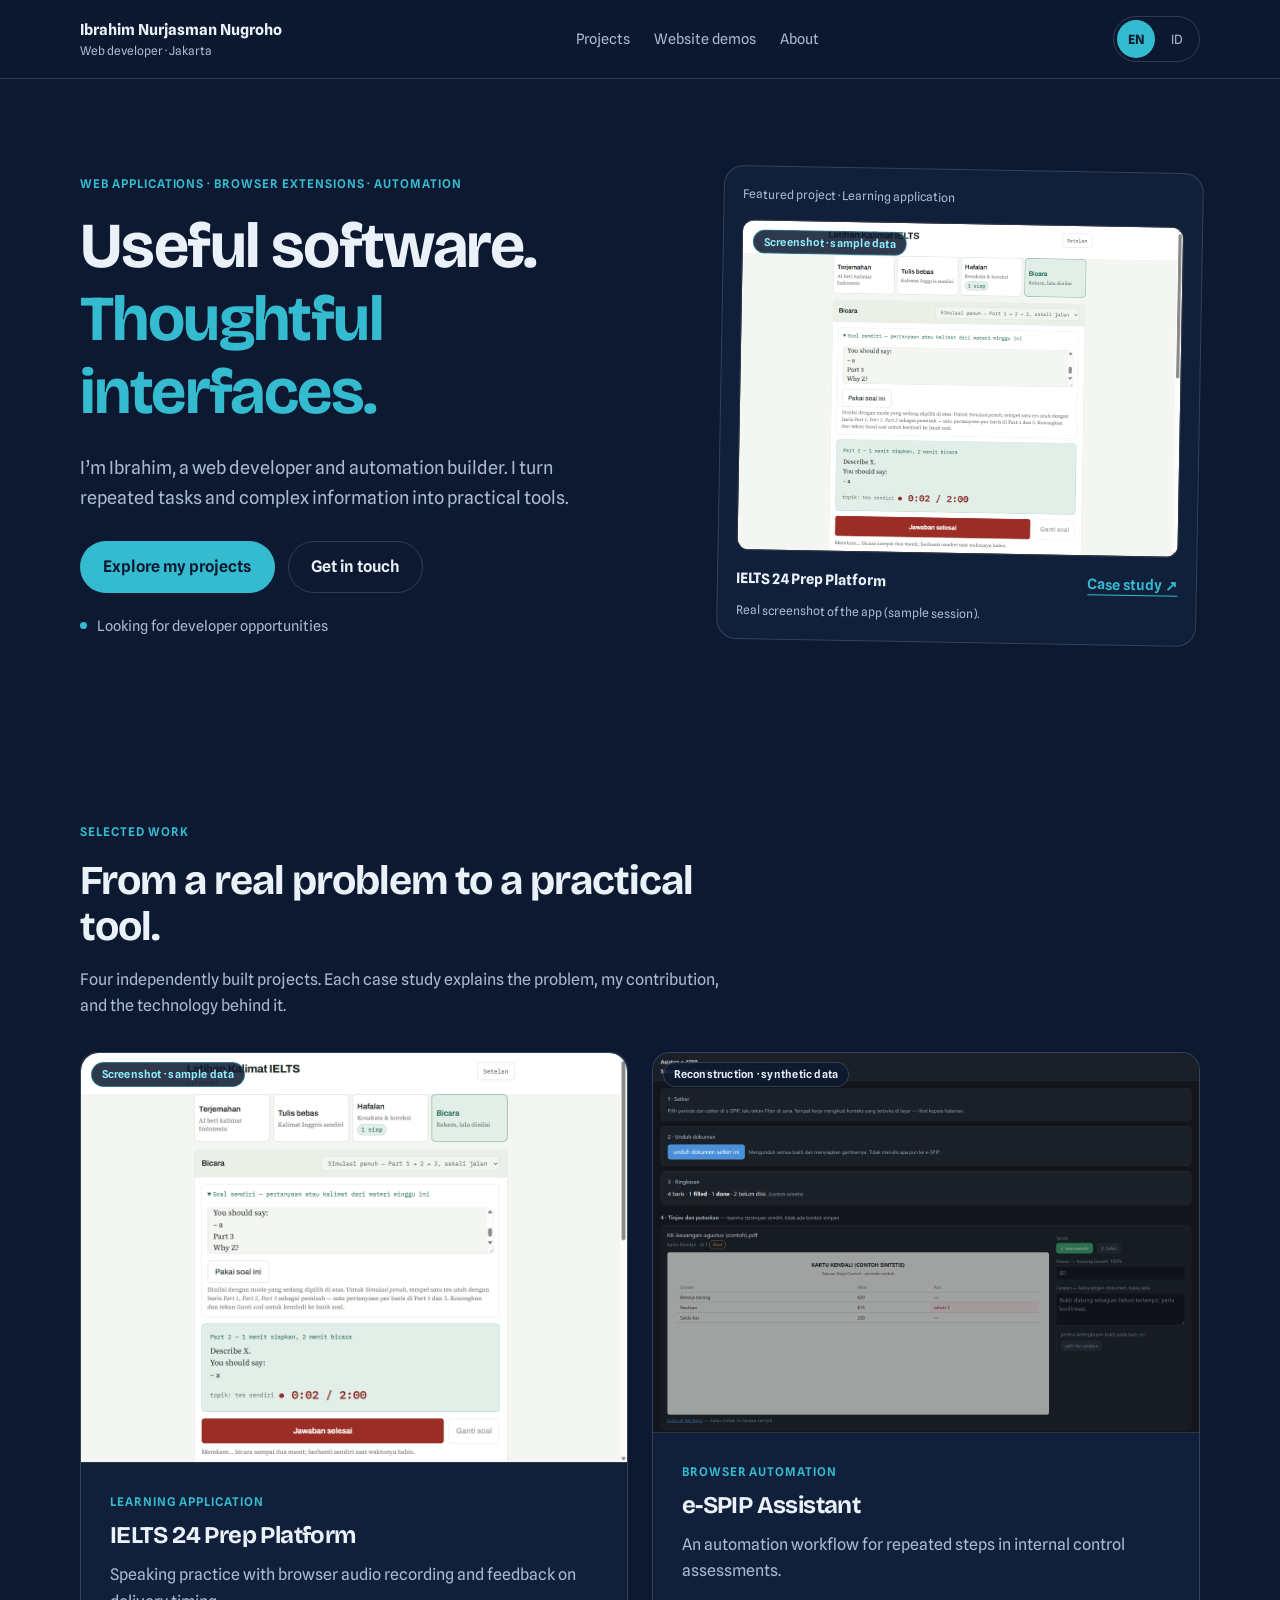
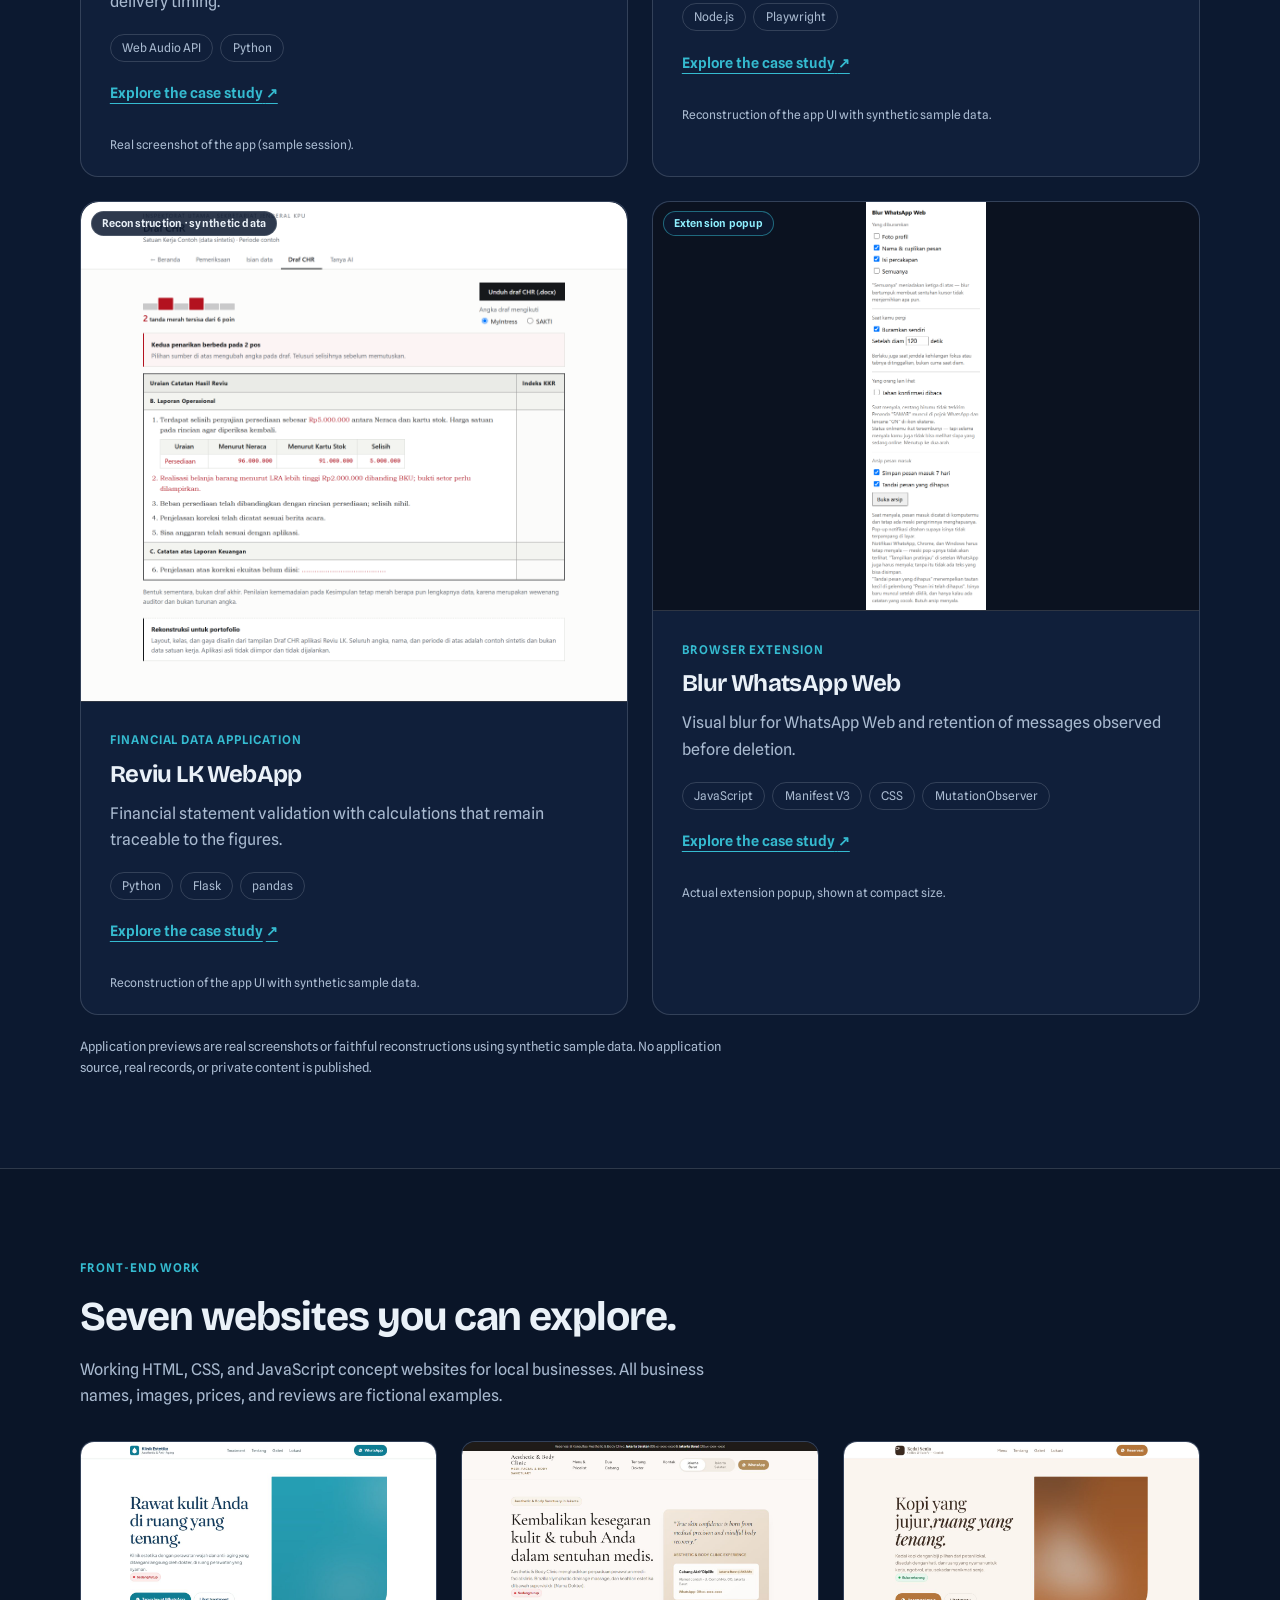
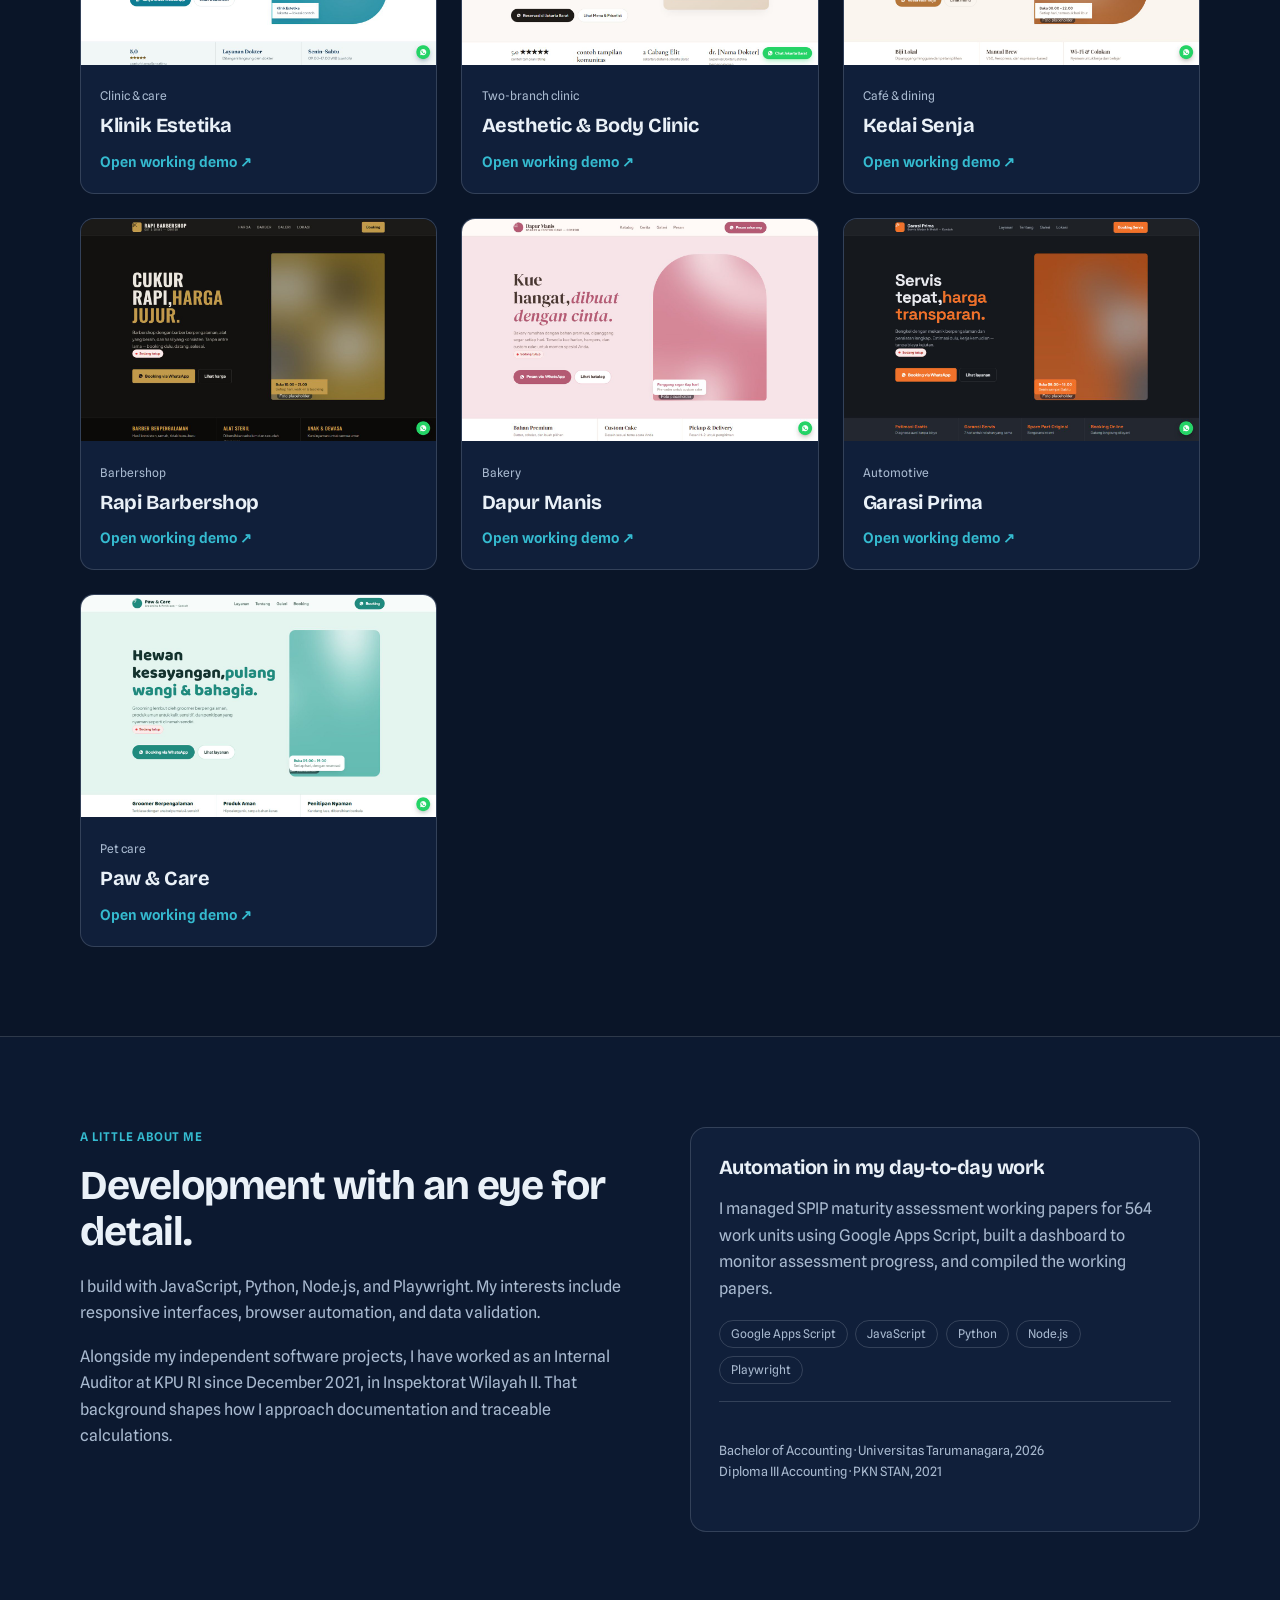
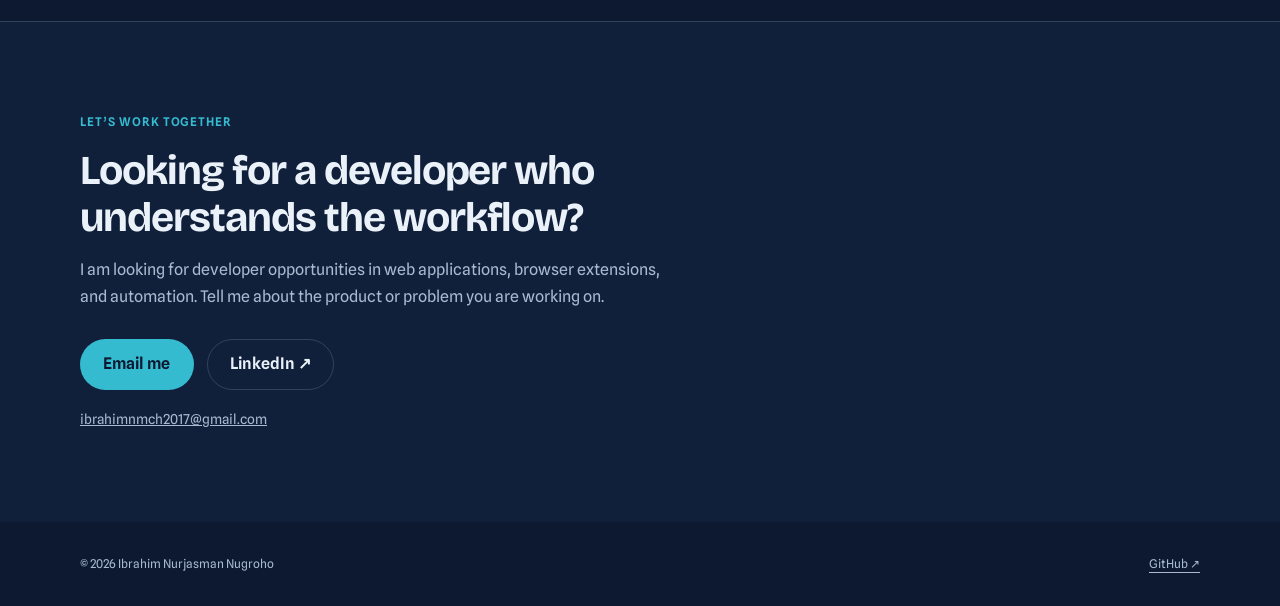
<file: index.html>
<!doctype html>
<html lang="en">
<head>
<meta charset="utf-8">
<meta name="viewport" content="width=device-width, initial-scale=1">
<title>Ibrahim Nurjasman Nugroho | Web Developer &amp; Automation Builder</title>
<meta name="description" content="Web applications, browser extensions, automation, and seven working website demos by Ibrahim Nurjasman Nugroho.">
<meta name="theme-color" content="#0C1930">
<meta property="og:type" content="website">
<meta property="og:title" content="Ibrahim Nurjasman Nugroho | Web Developer &amp; Automation Builder">
<meta property="og:description" content="Web applications, browser extensions, automation, and seven working website demos by Ibrahim Nurjasman Nugroho.">
<meta property="og:image" content="https://ibrahimnmch2017-boop.github.io/assets/og-image.png">
<meta property="og:url" content="https://ibrahimnmch2017-boop.github.io/">
<meta name="twitter:card" content="summary_large_image">
<link rel="icon" href="assets/favicon.svg" type="image/svg+xml">
<link rel="preconnect" href="https://fonts.googleapis.com">
<link rel="preconnect" href="https://fonts.gstatic.com" crossorigin>
<link href="https://fonts.googleapis.com/css2?family=Bricolage+Grotesque:opsz,wght@12..96,400..800&family=Spline+Sans:wght@400;500;600;700&display=swap" rel="stylesheet">
<link rel="stylesheet" href="assets/portfolio.css">
<script src="assets/portfolio.js" defer>
</script>
</head>
<body id="top">
<a class="skip-link" href="#main">
<span data-locale="en" lang="en">Skip to content</span>
<span data-locale="id" lang="id">Langsung ke konten</span>
</a>
<header class="site-header">
<div class="header-inner">
<a class="brand" href="#top">
<b>Ibrahim Nurjasman Nugroho</b>
<span>
<span data-locale="en" lang="en">Web developer · Jakarta</span>
<span data-locale="id" lang="id">Web developer · Jakarta</span>
</span>
</a>
<nav aria-label="Portfolio">
<a href="index.html#work">
<span data-locale="en" lang="en">Projects</span>
<span data-locale="id" lang="id">Proyek</span>
</a>
<a href="index.html#demos">
<span data-locale="en" lang="en">Website demos</span>
<span data-locale="id" lang="id">Demo website</span>
</a>
<a href="index.html#about">
<span data-locale="en" lang="en">About</span>
<span data-locale="id" lang="id">Tentang</span>
</a>
</nav>
<div class="language-switch" role="group" aria-label="Language / Bahasa">
<button type="button" data-set-lang="en" aria-pressed="true">EN</button>
<button type="button" data-set-lang="id" aria-pressed="false">ID</button>
</div>
</div>
</header>
<main id="main">
<section class="hero wrap">
<div>
<p class="eyebrow">
<span data-locale="en" lang="en">Web applications · Browser extensions · Automation</span>
<span data-locale="id" lang="id">Aplikasi web · Ekstensi browser · Otomasi</span>
</p>
<h1>
<span data-locale="en" lang="en">Useful software.</span>
<span data-locale="id" lang="id">Software yang berguna.</span>
<br>
<em>
<span data-locale="en" lang="en">Thoughtful interfaces.</span>
<span data-locale="id" lang="id">Antarmuka yang terencana.</span>
</em>
</h1>
<p class="hero-intro">
<span data-locale="en" lang="en">I’m Ibrahim, a web developer and automation builder. I turn repeated tasks and complex information into practical tools.</span>
<span data-locale="id" lang="id">Saya Ibrahim, web developer dan pembuat otomasi. Saya mengubah tugas berulang dan informasi kompleks menjadi alat yang praktis.</span>
</p>
<div class="actions">
<a class="btn btn-primary" href="#work">
<span data-locale="en" lang="en">Explore my projects</span>
<span data-locale="id" lang="id">Lihat proyek saya</span>
</a>
<a class="btn btn-secondary" href="mailto:ibrahimnmch2017@gmail.com">
<span data-locale="en" lang="en">Get in touch</span>
<span data-locale="id" lang="id">Hubungi saya</span>
</a>
</div>
<p class="availability">
<span aria-hidden="true">
</span>
<span data-locale="en" lang="en">Looking for developer opportunities</span>
<span data-locale="id" lang="id">Mencari peluang sebagai developer</span>
</p>
</div>
<aside class="hero-feature">
<div class="feature-label">
<span data-locale="en" lang="en">Featured project · Learning application</span>
<span data-locale="id" lang="id">Proyek pilihan · Aplikasi belajar</span>
</div>
<figure class="ui-preview">
<img class="ui-shot" src="assets/projects/ielts-speaking.png" alt="IELTS 24 speaking-practice screen (sample session)" loading="lazy">
<span class="ui-badge ui-badge--shot">
<span data-locale="en" lang="en">Screenshot · sample data</span>
<span data-locale="id" lang="id">Tangkapan layar · data contoh</span>
</span>
</figure>
<div class="feature-footer">
<b>IELTS 24 Prep Platform</b>
<a class="text-link" href="projects/ielts.html">
<span data-locale="en" lang="en">Case study</span>
<span data-locale="id" lang="id">Studi kasus</span> ↗</a>
</div>
<p class="caption">
<span data-locale="en" lang="en">Real screenshot of the app (sample session).</span>
<span data-locale="id" lang="id">Tangkapan layar asli aplikasi (sesi contoh).</span>
</p>
</aside>
</section>
    <section class="section wrap" id="work">
<div class="section-heading">
<p class="eyebrow">
<span data-locale="en" lang="en">Selected work</span>
<span data-locale="id" lang="id">Proyek pilihan</span>
</p>
<h2>
<span data-locale="en" lang="en">From a real problem to a practical tool.</span>
<span data-locale="id" lang="id">Dari masalah nyata menjadi alat yang praktis.</span>
</h2>
<p>
<span data-locale="en" lang="en">Four independently built projects. Each case study explains the problem, my contribution, and the technology behind it.</span>
<span data-locale="id" lang="id">Empat proyek yang dibangun secara mandiri. Setiap studi kasus menjelaskan masalah, kontribusi saya, dan teknologi yang digunakan.</span>
</p>
</div>
<div class="work-grid">
<article class="work-card">
<figure class="ui-preview">
<img class="ui-shot" src="assets/projects/ielts-speaking.png" alt="IELTS 24 speaking-practice screen (sample session)" loading="lazy">
<span class="ui-badge ui-badge--shot">
<span data-locale="en" lang="en">Screenshot · sample data</span>
<span data-locale="id" lang="id">Tangkapan layar · data contoh</span>
</span>
</figure>
<div class="work-copy">
<p class="eyebrow">
<span data-locale="en" lang="en">Learning application</span>
<span data-locale="id" lang="id">Aplikasi belajar</span>
</p>
<h3>
<a href="projects/ielts.html">IELTS 24 Prep Platform</a>
</h3>
<p>
<span data-locale="en" lang="en">Speaking practice with browser audio recording and feedback on delivery timing.</span>
<span data-locale="id" lang="id">Latihan speaking dengan perekaman audio di browser dan umpan balik tempo berbicara.</span>
</p>
<ul class="tags" aria-label="Technologies">
<li>Web Audio API</li>
<li>Python</li>
</ul>
<a class="text-link" href="projects/ielts.html">
<span data-locale="en" lang="en">Explore the case study</span>
<span data-locale="id" lang="id">Baca studi kasus</span> ↗</a>
</div>
<p class="card-caption">
<span data-locale="en" lang="en">Real screenshot of the app (sample session).</span>
<span data-locale="id" lang="id">Tangkapan layar asli aplikasi (sesi contoh).</span>
</p>
</article>
<article class="work-card">
<figure class="ui-preview">
<img class="ui-shot" src="assets/projects/espip-workbench.png" alt="e-SPIP Assistant workbench (synthetic data)" loading="lazy">
<span class="ui-badge">
<span data-locale="en" lang="en">Reconstruction · synthetic data</span>
<span data-locale="id" lang="id">Rekonstruksi · data sintetis</span>
</span>
</figure>
<div class="work-copy">
<p class="eyebrow">
<span data-locale="en" lang="en">Browser automation</span>
<span data-locale="id" lang="id">Otomasi browser</span>
</p>
<h3>
<a href="projects/espip.html">e-SPIP Assistant</a>
</h3>
<p>
<span data-locale="en" lang="en">An automation workflow for repeated steps in internal control assessments.</span>
<span data-locale="id" lang="id">Alur otomasi untuk langkah berulang dalam penilaian pengendalian intern.</span>
</p>
<ul class="tags" aria-label="Technologies">
<li>Node.js</li>
<li>Playwright</li>
</ul>
<a class="text-link" href="projects/espip.html">
<span data-locale="en" lang="en">Explore the case study</span>
<span data-locale="id" lang="id">Baca studi kasus</span> ↗</a>
</div>
<p class="card-caption">
<span data-locale="en" lang="en">Reconstruction of the app UI with synthetic sample data.</span>
<span data-locale="id" lang="id">Rekonstruksi antarmuka aplikasi dengan data contoh sintetis.</span>
</p>
</article>
<article class="work-card">
<figure class="ui-preview">
<img class="ui-shot" src="assets/projects/reviu-ui.png" alt="Reviu LK Draf CHR view (synthetic data)" loading="lazy">
<span class="ui-badge">
<span data-locale="en" lang="en">Reconstruction · synthetic data</span>
<span data-locale="id" lang="id">Rekonstruksi · data sintetis</span>
</span>
</figure>
<div class="work-copy">
<p class="eyebrow">
<span data-locale="en" lang="en">Financial data application</span>
<span data-locale="id" lang="id">Aplikasi data keuangan</span>
</p>
<h3>
<a href="projects/reviu-lk.html">Reviu LK WebApp</a>
</h3>
<p>
<span data-locale="en" lang="en">Financial statement validation with calculations that remain traceable to the figures.</span>
<span data-locale="id" lang="id">Validasi laporan keuangan dengan perhitungan yang dapat ditelusuri ke angka sumber.</span>
</p>
<ul class="tags" aria-label="Technologies">
<li>Python</li>
<li>Flask</li>
<li>pandas</li>
</ul>
<a class="text-link" href="projects/reviu-lk.html">
<span data-locale="en" lang="en">Explore the case study</span>
<span data-locale="id" lang="id">Baca studi kasus</span> ↗</a>
</div>
<p class="card-caption">
<span data-locale="en" lang="en">Reconstruction of the app UI with synthetic sample data.</span>
<span data-locale="id" lang="id">Rekonstruksi antarmuka aplikasi dengan data contoh sintetis.</span>
</p>
</article>
<article class="work-card work-card--popup">
<figure class="ui-preview">
<img class="ui-shot" src="assets/projects/blur-popup.png" alt="Blur WhatsApp Web extension popup (actual UI)" loading="lazy">
<span class="ui-badge ui-badge--shot">
<span data-locale="en" lang="en">Extension popup</span>
<span data-locale="id" lang="id">Popup ekstensi</span>
</span>
</figure>
<div class="work-copy">
<p class="eyebrow">
<span data-locale="en" lang="en">Browser extension</span>
<span data-locale="id" lang="id">Ekstensi browser</span>
</p>
<h3>
<a href="projects/blur-whatsapp.html">Blur WhatsApp Web</a>
</h3>
<p>
<span data-locale="en" lang="en">Visual blur for WhatsApp Web and retention of messages observed before deletion.</span>
<span data-locale="id" lang="id">Blur visual untuk WhatsApp Web dan penyimpanan pesan yang terlihat sebelum dihapus.</span>
</p>
<ul class="tags" aria-label="Technologies">
<li>JavaScript</li>
<li>Manifest V3</li>
<li>CSS</li>
<li>MutationObserver</li>
</ul>
<a class="text-link" href="projects/blur-whatsapp.html">
<span data-locale="en" lang="en">Explore the case study</span>
<span data-locale="id" lang="id">Baca studi kasus</span> ↗</a>
</div>
<p class="card-caption">
<span data-locale="en" lang="en">Actual extension popup, shown at compact size.</span>
<span data-locale="id" lang="id">Popup ekstensi asli, ditampilkan ukuran ringkas.</span>
</p>
</article>
</div>
<p class="section-note">
<span data-locale="en" lang="en">Application previews are real screenshots or faithful reconstructions using synthetic sample data. No application source, real records, or private content is published.</span>
<span data-locale="id" lang="id">Pratinjau aplikasi berupa tangkapan layar asli atau rekonstruksi setia dengan data contoh sintetis. Tidak ada kode sumber aplikasi, data nyata, atau konten pribadi yang dipublikasikan.</span>
</p>
</section>
    <section class="section demo-section" id="demos">
<div class="wrap">
<div class="section-heading">
<p class="eyebrow">
<span data-locale="en" lang="en">Front-end work</span>
<span data-locale="id" lang="id">Karya front-end</span>
</p>
<h2>
<span data-locale="en" lang="en">Seven websites you can explore.</span>
<span data-locale="id" lang="id">Tujuh website yang bisa Anda coba.</span>
</h2>
<p>
<span data-locale="en" lang="en">Working HTML, CSS, and JavaScript concept websites for local businesses. All business names, images, prices, and reviews are fictional examples.</span>
<span data-locale="id" lang="id">Website konsep HTML, CSS, dan JavaScript yang bisa dicoba untuk bisnis lokal. Semua nama usaha, gambar, harga, dan ulasan adalah contoh fiktif.</span>
</p>
</div>
<div class="demo-grid">
<article class="demo-card">
<a href="clinic-demo/index.html">
<img src="assets/thumbs/clinic-demo.jpg" alt="Klinik Estetika website demo" loading="lazy" width="1280" height="800">
<div class="demo-copy">
<small>
<span data-locale="en" lang="en">Clinic &amp; care</span>
<span data-locale="id" lang="id">Klinik &amp; perawatan</span>
</small>
<h3>Klinik Estetika</h3>
<span class="text-link">
<span data-locale="en" lang="en">Open working demo</span>
<span data-locale="id" lang="id">Buka demo interaktif</span> ↗</span>
</div>
</a>
</article>
<article class="demo-card">
<a href="dual-branch-clinic-demo/index.html">
<img src="assets/thumbs/dual-branch-clinic-demo.jpg" alt="Aesthetic &amp; Body Clinic website demo" loading="lazy" width="1280" height="800">
<div class="demo-copy">
<small>
<span data-locale="en" lang="en">Two-branch clinic</span>
<span data-locale="id" lang="id">Klinik dua cabang</span>
</small>
<h3>Aesthetic & Body Clinic</h3>
<span class="text-link">
<span data-locale="en" lang="en">Open working demo</span>
<span data-locale="id" lang="id">Buka demo interaktif</span> ↗</span>
</div>
</a>
</article>
<article class="demo-card">
<a href="cafe-demo/index.html">
<img src="assets/thumbs/cafe-demo.jpg" alt="Kedai Senja website demo" loading="lazy" width="1280" height="800">
<div class="demo-copy">
<small>
<span data-locale="en" lang="en">Café &amp; dining</span>
<span data-locale="id" lang="id">Kafe &amp; kuliner</span>
</small>
<h3>Kedai Senja</h3>
<span class="text-link">
<span data-locale="en" lang="en">Open working demo</span>
<span data-locale="id" lang="id">Buka demo interaktif</span> ↗</span>
</div>
</a>
</article>
<article class="demo-card">
<a href="barbershop-demo/index.html">
<img src="assets/thumbs/barbershop-demo.jpg" alt="Rapi Barbershop website demo" loading="lazy" width="1280" height="800">
<div class="demo-copy">
<small>
<span data-locale="en" lang="en">Barbershop</span>
<span data-locale="id" lang="id">Barbershop</span>
</small>
<h3>Rapi Barbershop</h3>
<span class="text-link">
<span data-locale="en" lang="en">Open working demo</span>
<span data-locale="id" lang="id">Buka demo interaktif</span> ↗</span>
</div>
</a>
</article>
<article class="demo-card">
<a href="bakery-demo/index.html">
<img src="assets/thumbs/bakery-demo.jpg" alt="Dapur Manis website demo" loading="lazy" width="1280" height="800">
<div class="demo-copy">
<small>
<span data-locale="en" lang="en">Bakery</span>
<span data-locale="id" lang="id">Bakery</span>
</small>
<h3>Dapur Manis</h3>
<span class="text-link">
<span data-locale="en" lang="en">Open working demo</span>
<span data-locale="id" lang="id">Buka demo interaktif</span> ↗</span>
</div>
</a>
</article>
<article class="demo-card">
<a href="bengkel-demo/index.html">
<img src="assets/thumbs/bengkel-demo.jpg" alt="Garasi Prima website demo" loading="lazy" width="1280" height="800">
<div class="demo-copy">
<small>
<span data-locale="en" lang="en">Automotive</span>
<span data-locale="id" lang="id">Otomotif</span>
</small>
<h3>Garasi Prima</h3>
<span class="text-link">
<span data-locale="en" lang="en">Open working demo</span>
<span data-locale="id" lang="id">Buka demo interaktif</span> ↗</span>
</div>
</a>
</article>
<article class="demo-card">
<a href="pet-grooming-demo/index.html">
<img src="assets/thumbs/pet-grooming-demo.jpg" alt="Paw &amp; Care website demo" loading="lazy" width="1280" height="800">
<div class="demo-copy">
<small>
<span data-locale="en" lang="en">Pet care</span>
<span data-locale="id" lang="id">Pet care</span>
</small>
<h3>Paw & Care</h3>
<span class="text-link">
<span data-locale="en" lang="en">Open working demo</span>
<span data-locale="id" lang="id">Buka demo interaktif</span> ↗</span>
</div>
</a>
</article>
</div>
</div>
</section>
    <section class="section wrap about" id="about">
<div>
<p class="eyebrow">
<span data-locale="en" lang="en">A little about me</span>
<span data-locale="id" lang="id">Tentang saya</span>
</p>
<h2>
<span data-locale="en" lang="en">Development with an eye for detail.</span>
<span data-locale="id" lang="id">Pengembangan dengan perhatian pada detail.</span>
</h2>
<p>
<span data-locale="en" lang="en">I build with JavaScript, Python, Node.js, and Playwright. My interests include responsive interfaces, browser automation, and data validation.</span>
<span data-locale="id" lang="id">Saya membangun dengan JavaScript, Python, Node.js, dan Playwright. Minat saya mencakup antarmuka responsif, otomasi browser, dan validasi data.</span>
</p>
<p>
<span data-locale="en" lang="en">Alongside my independent software projects, I have worked as an Internal Auditor at KPU RI since December 2021, in Inspektorat Wilayah II. That background shapes how I approach documentation and traceable calculations.</span>
<span data-locale="id" lang="id">Di samping proyek software mandiri, saya bekerja sebagai Auditor Internal di KPU RI sejak Desember 2021, pada Inspektorat Wilayah II. Latar belakang ini membentuk cara saya membuat dokumentasi dan perhitungan yang dapat ditelusuri.</span>
</p>
</div>
<div class="about-panel">
<h3>
<span data-locale="en" lang="en">Automation in my day-to-day work</span>
<span data-locale="id" lang="id">Otomasi dalam pekerjaan saya</span>
</h3>
<p>
<span data-locale="en" lang="en">I managed SPIP maturity assessment working papers for 564 work units using Google Apps Script, built a dashboard to monitor assessment progress, and compiled the working papers.</span>
<span data-locale="id" lang="id">Saya mengelola kertas kerja penilaian maturitas SPIP untuk 564 satuan kerja menggunakan Google Apps Script, membuat dashboard untuk memantau progres penilaian, dan mengompilasi kertas kerja.</span>
</p>
<ul class="tags" aria-label="Technologies">
<li>Google Apps Script</li>
<li>JavaScript</li>
<li>Python</li>
<li>Node.js</li>
<li>Playwright</li>
</ul>
<p class="education">
<span data-locale="en" lang="en">Bachelor of Accounting · Universitas Tarumanagara, 2026
Diploma III Accounting · PKN STAN, 2021</span>
<span data-locale="id" lang="id">S1 Akuntansi · Universitas Tarumanagara, 2026
D-III Akuntansi · PKN STAN, 2021</span>
</p>
</div>
</section>
<section class="contact section" id="contact">
<div class="wrap">
<p class="eyebrow">
<span data-locale="en" lang="en">Let’s work together</span>
<span data-locale="id" lang="id">Mari bekerja sama</span>
</p>
<h2>
<span data-locale="en" lang="en">Looking for a developer who understands the workflow?</span>
<span data-locale="id" lang="id">Butuh developer yang memahami alur kerja?</span>
</h2>
<p>
<span data-locale="en" lang="en">I am looking for developer opportunities in web applications, browser extensions, and automation. Tell me about the product or problem you are working on.</span>
<span data-locale="id" lang="id">Saya mencari peluang sebagai developer aplikasi web, ekstensi browser, dan otomasi. Ceritakan produk atau masalah yang sedang Anda kerjakan.</span>
</p>
<div class="actions">
<a class="btn btn-primary" href="mailto:ibrahimnmch2017@gmail.com">
<span data-locale="en" lang="en">Email me</span>
<span data-locale="id" lang="id">Kirim email</span>
</a>
<a class="btn btn-secondary" href="https://www.linkedin.com/in/ibrahim-nurjasman-nugroho-34972016b/" target="_blank" rel="noopener">LinkedIn ↗</a>
</div>
<a class="email" href="mailto:ibrahimnmch2017@gmail.com">ibrahimnmch2017@gmail.com</a>
</div>
</section>
</main>
<footer class="wrap footer">
<span>© 2026 Ibrahim Nurjasman Nugroho</span>
<a href="https://github.com/ibrahimnmch2017-boop" target="_blank" rel="noopener">GitHub ↗</a>
</footer>
</body>
</html>
</file>
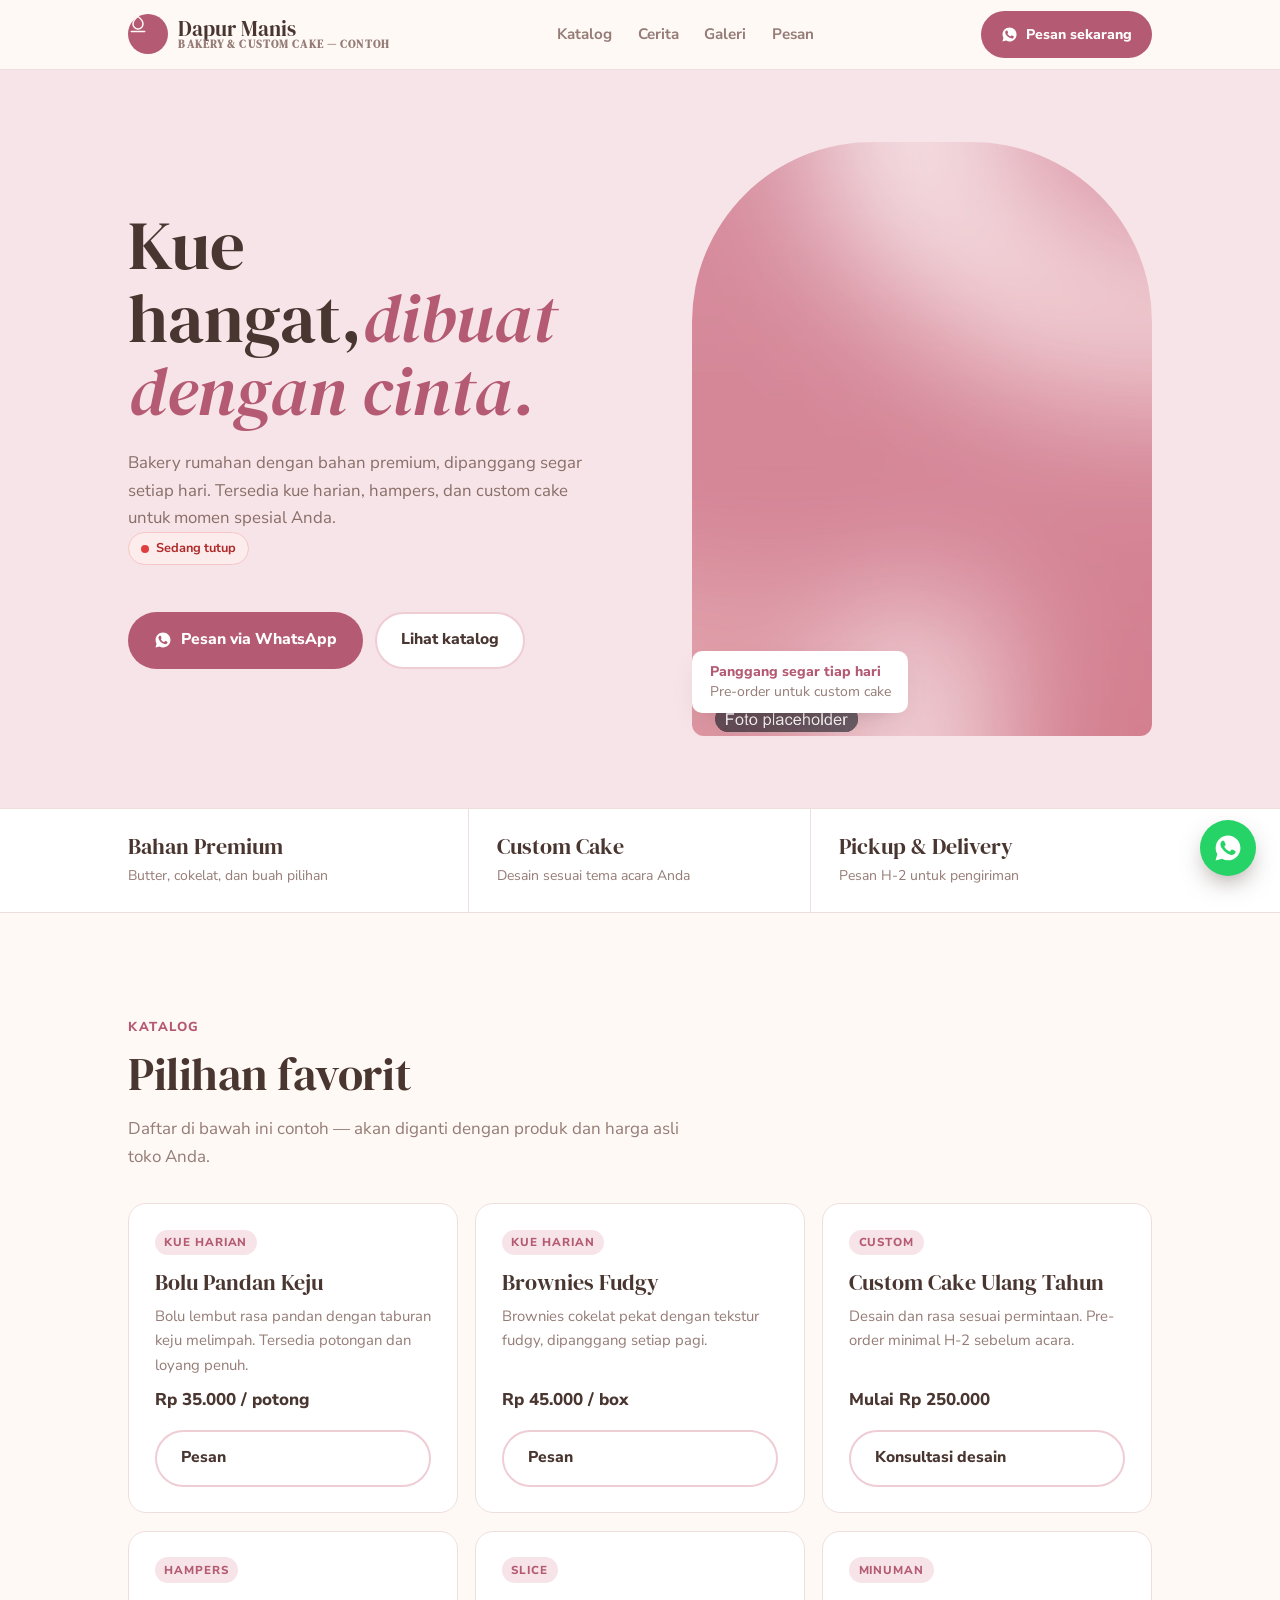
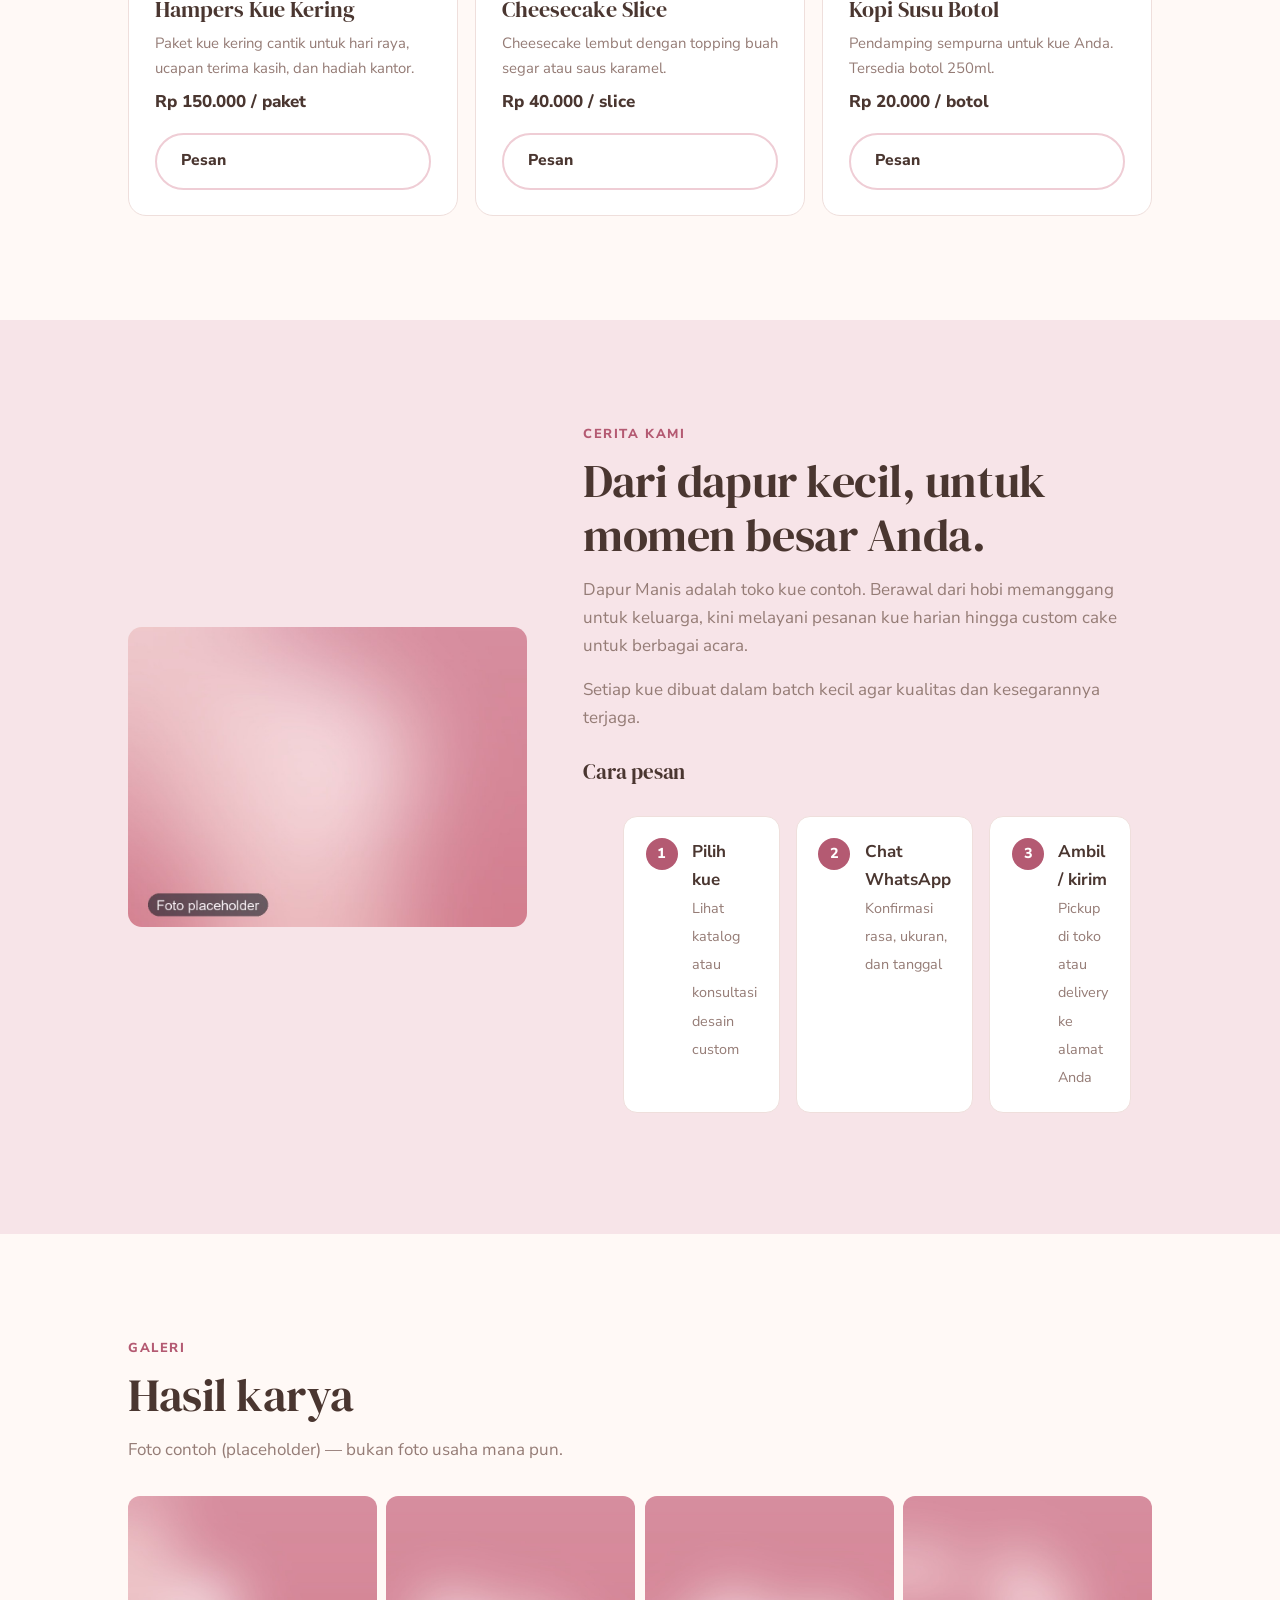
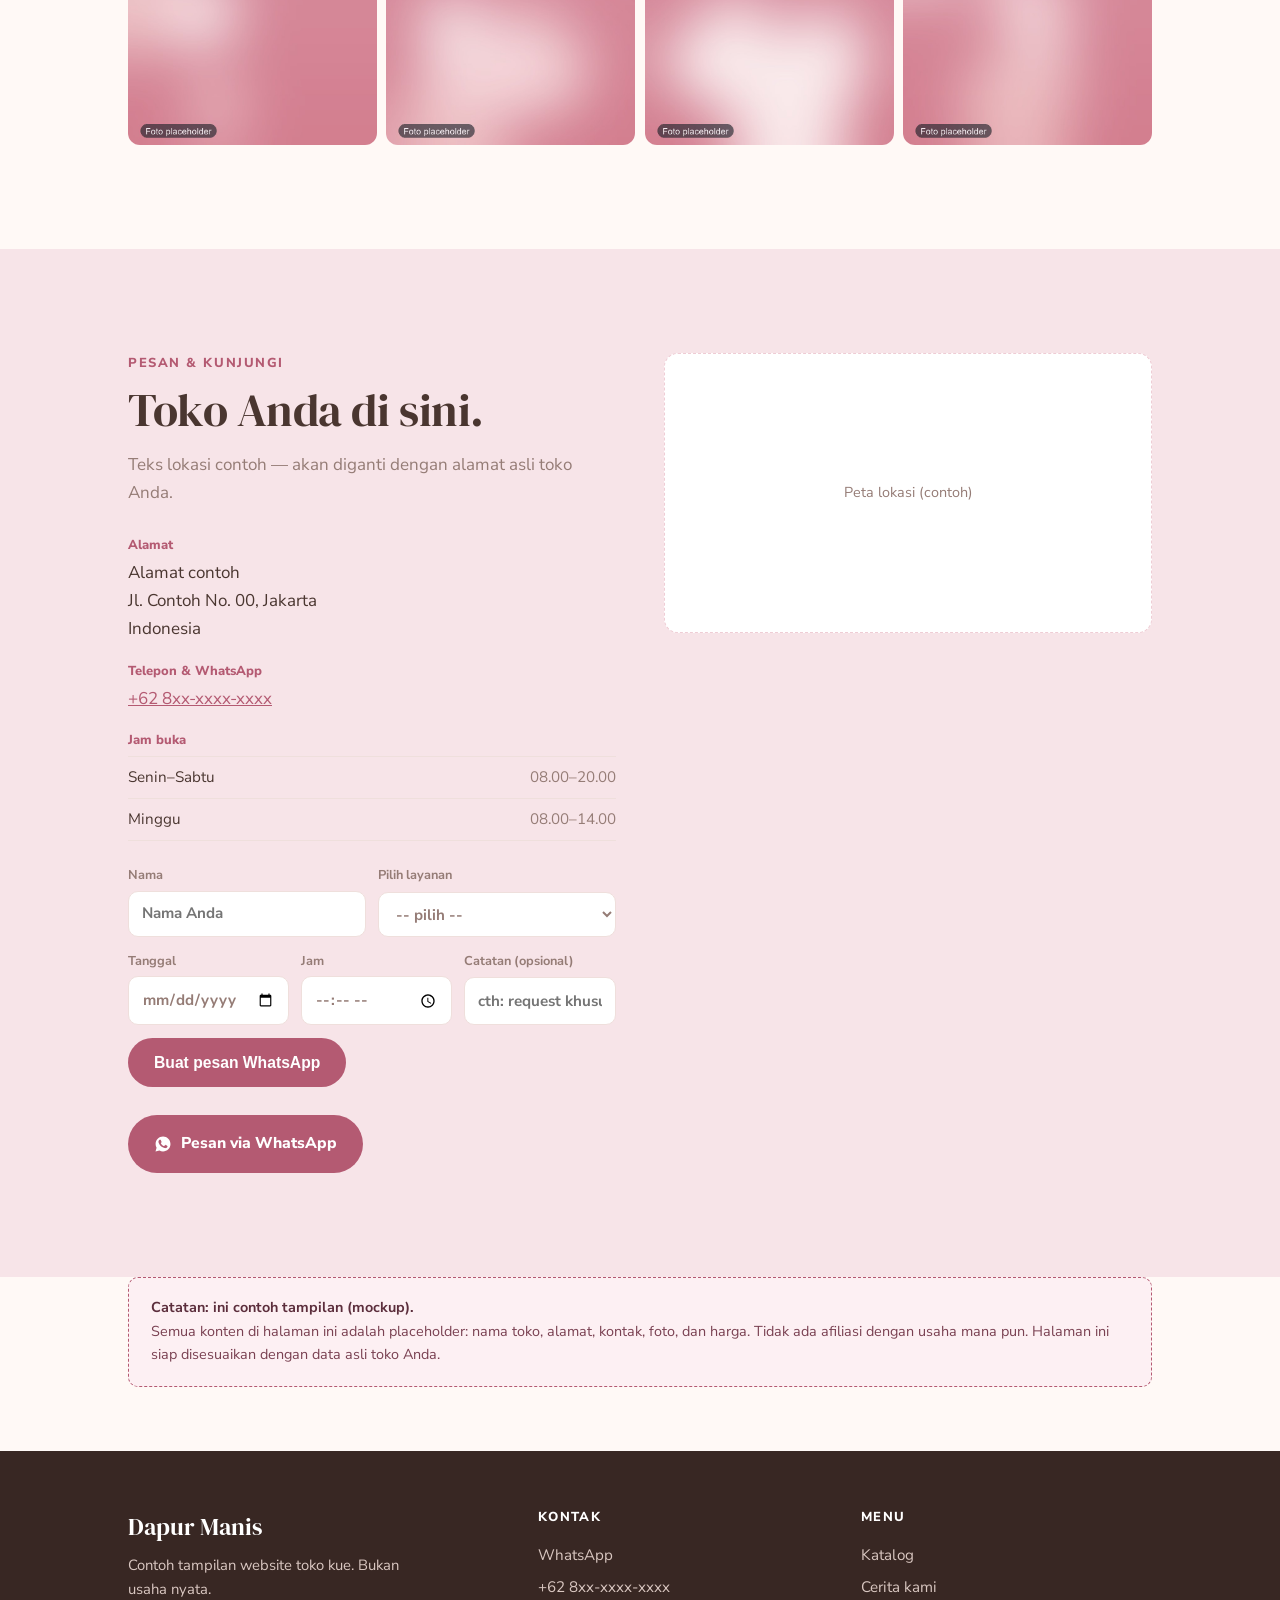
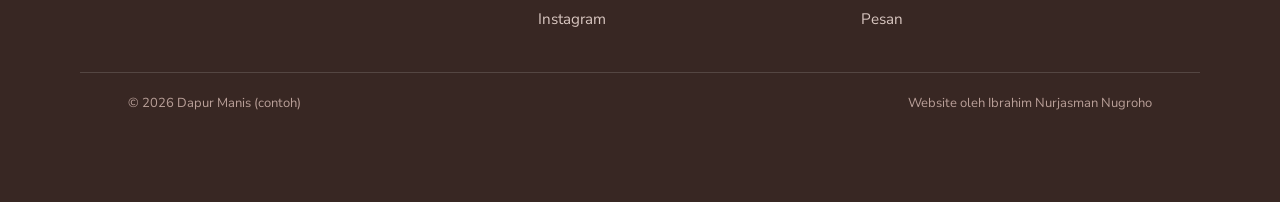
<file: bakery-demo/index.html>
<!doctype html>
<html lang="id">
<head>
<meta charset="utf-8">
<meta name="viewport" content="width=device-width, initial-scale=1">
<title>Dapur Manis — Bakery &amp; Custom Cake (Contoh Website)</title>
<meta name="description" content="Contoh website toko kue: katalog produk, custom cake, dan pemesanan. Halaman contoh, bukan usaha nyata.">
<meta name="robots" content="noindex">
<link rel="preconnect" href="https://fonts.googleapis.com">
<link rel="preconnect" href="https://fonts.gstatic.com" crossorigin>
<link href="https://fonts.googleapis.com/css2?family=DM+Serif+Display:ital@0;1&family=Nunito+Sans:wght@400;600;700;800&display=swap" rel="stylesheet">
<style>
/* ---------- tokens ---------- */
:root{
  --rose:#B45A72;
  --rose-tua:#93465C;
  --pink:#F7E4E8;
  --pink-tua:#EFCDD5;
  --krem:#FFF9F6;
  --coklat:#4A3630;
  --coklat-tua:#382723;
  --abu:#957C76;
  --garis:#EFDFDC;
  --putih:#FFFFFF;
  --display:"DM Serif Display",Georgia,serif;
  --sans:"Nunito Sans",system-ui,-apple-system,"Segoe UI",Roboto,sans-serif;
  --wrap:1120px;
  --pad:clamp(1.25rem,5vw,3rem);
}
*,*::before,*::after{box-sizing:border-box}
body{margin:0;background:var(--krem);color:var(--coklat);font-family:var(--sans);font-size:clamp(1rem,.97rem + .15vw,1.0625rem);line-height:1.65;-webkit-font-smoothing:antialiased}
img{max-width:100%;display:block;height:auto}
a{color:inherit}
h1,h2,h3,p,figure,ul,dl,dd{margin:0}
ul{margin:0;padding:0;list-style:none}
:focus-visible{outline:3px solid var(--rose);outline-offset:3px;border-radius:2px}
.wrap{max-width:var(--wrap);margin-inline:auto;padding-inline:var(--pad)}
.section{padding-block:clamp(3.5rem,9vw,6.5rem)}
.section--pink{background:var(--pink)}
.eyebrow{font-size:.8125rem;font-weight:800;letter-spacing:.12em;text-transform:uppercase;color:var(--rose);margin-bottom:.6rem}
.h2{font-family:var(--display);font-weight:400;font-size:clamp(1.9rem,1.3rem + 2.4vw,2.9rem);line-height:1.15;letter-spacing:-.01em}
.lead{color:var(--abu, #64748B);max-width:56ch;margin-top:.85rem}
.btn{display:inline-flex;align-items:center;gap:.55rem;font-weight:800;font-size:.98rem;padding:.85rem 1.5rem;border-radius:999px;text-decoration:none;border:2px solid transparent;transition:all .18s ease}
.btn--rose{background:var(--rose);color:var(--putih)}
.btn--rose:hover{background:var(--rose-tua)}
.btn--ghost{border-color:var(--pink-tua);color:var(--coklat);background:var(--putih)}
.btn--ghost:hover{border-color:var(--rose);color:var(--rose)}
.hdr{position:sticky;top:0;z-index:50;background:rgba(255,249,246,.94);backdrop-filter:blur(10px);border-bottom:1px solid var(--garis, #D8DEE4)}
.hdr__in{max-width:var(--wrap);margin-inline:auto;padding:.7rem var(--pad);display:flex;align-items:center;justify-content:space-between;gap:1rem}
.brand{display:flex;align-items:center;gap:.65rem;text-decoration:none}
.brand__mark{width:40px;height:40px;flex:none;border-radius:50%;background:var(--rose);display:grid;place-items:center}
.brand b{font-family:var(--display);font-weight:400;font-size:1.3rem;line-height:1.05;display:block}
.brand span{display:block;font-weight:700;font-size:.7rem;color:var(--abu, #64748B);letter-spacing:.1em;text-transform:uppercase}
.hdr__nav{display:none;gap:1.6rem;font-size:.95rem;font-weight:700}
.hdr__nav a{text-decoration:none;color:var(--abu, #64748B)}
.hdr__nav a:hover{color:var(--rose)}
@media(min-width:940px){.hdr__nav{display:flex}}
.hdr .btn{padding:.6rem 1.1rem;font-size:.88rem}
.hero{background:var(--pink);overflow:hidden}
.hero__in{max-width:var(--wrap);margin-inline:auto;padding:clamp(2.5rem,7vw,4.5rem) var(--pad) 0;display:grid;gap:clamp(2rem,5vw,3.5rem)}
@media(min-width:900px){.hero__in{grid-template-columns:1.05fr .95fr;align-items:center;padding-bottom:clamp(2.5rem,7vw,4.5rem)}}
.hero h1{font-family:var(--display);font-weight:400;font-size:clamp(2.5rem,1.3rem + 5.2vw,4.3rem);line-height:1.06}
.hero h1 em{font-style:italic;color:var(--rose)}
.hero p{color:#8A6E68;margin-top:1.35rem;max-width:46ch;font-size:1.05rem}
.hero__cta{display:flex;flex-wrap:wrap;gap:.75rem;margin-top:2rem}
@media(max-width:520px){.hero__cta{flex-direction:column;align-items:stretch}.hero__cta .btn{justify-content:center}}
.hero__fig{position:relative;margin:0}
.hero__fig img{width:100%;aspect-ratio:4/5;max-height:min(64vh,560px);object-fit:cover;border-radius:180px 180px 12px 12px}
@media(min-width:900px){.hero__fig img{aspect-ratio:auto;height:clamp(420px,66vh,600px);max-height:none}}
.hero__tag{position:absolute;left:0;bottom:1.4rem;background:var(--putih);padding:.7rem 1.1rem .75rem;border-radius:10px;font-size:.875rem;line-height:1.4;max-width:16rem;box-shadow:0 10px 30px -18px rgba(74,54,48,.5)}
.hero__tag b{display:block;font-weight:800;color:var(--rose)}
.hero__tag span{color:var(--abu, #64748B)}
.fakta{background:var(--putih);border-block:1px solid var(--garis, #D8DEE4)}
.fakta ul{max-width:var(--wrap);margin-inline:auto;padding-inline:var(--pad);display:grid}
@media(min-width:760px){.fakta ul{grid-template-columns:repeat(3,1fr)}}
.fakta li{padding:1.35rem 0;border-bottom:1px solid var(--garis, #D8DEE4)}
.fakta li:last-child{border-bottom:0}
@media(min-width:760px){.fakta li{border-bottom:0;border-right:1px solid var(--garis, #D8DEE4);padding:1.6rem 1.75rem}.fakta li:first-child{padding-left:0}.fakta li:last-child{border-right:0}}
.fakta b{display:block;font-family:var(--display);font-weight:400;font-size:1.4rem;line-height:1.2}
.fakta span{display:block;font-size:.875rem;color:var(--abu, #64748B);margin-top:.15rem}
.katalog{display:grid;gap:1.1rem}
@media(min-width:700px){.katalog{grid-template-columns:repeat(2,1fr)}}
@media(min-width:1040px){.katalog{grid-template-columns:repeat(3,1fr)}}
.kartu{background:var(--putih);border:1px solid var(--garis, #D8DEE4);border-radius:18px;padding:1.6rem;display:flex;flex-direction:column;gap:.5rem;transition:transform .2s ease,box-shadow .2s ease}
.kartu:hover{transform:translateY(-3px);box-shadow:0 16px 32px -18px rgba(180,90,114,.35)}
.kartu__tag{display:inline-block;align-self:flex-start;font-size:.72rem;font-weight:800;letter-spacing:.08em;text-transform:uppercase;color:var(--rose);background:var(--pink);padding:.2rem .6rem;border-radius:999px;margin-bottom:.35rem}
.kartu h3{font-family:var(--display);font-weight:400;font-size:1.35rem;line-height:1.25}
.kartu p{color:var(--abu, #64748B);font-size:.93rem;flex:1}
.kartu__harga{font-weight:800;color:var(--coklat)}
.kartu__aksi{margin-top:.5rem}
.cerita__in{display:grid;gap:clamp(2rem,5vw,3.5rem)}
@media(min-width:900px){.cerita__in{grid-template-columns:.95fr 1.05fr;align-items:center}}
.cerita img{width:100%;aspect-ratio:4/3;object-fit:cover;border-radius:14px}
.cerita p + p{margin-top:1rem}
.langkah{display:grid;gap:1rem;margin-top:2rem;counter-reset:langkah}
@media(min-width:760px){.langkah{grid-template-columns:repeat(3,1fr)}}
.langkah li{background:var(--putih);border:1px solid var(--garis, #D8DEE4);border-radius:14px;padding:1.35rem;display:flex;gap:.9rem;align-items:flex-start}
.langkah li::before{counter-increment:langkah;content:counter(langkah);flex:none;width:32px;height:32px;border-radius:50%;background:var(--rose);color:var(--putih);display:grid;place-items:center;font-weight:800;font-size:.9rem}
.langkah b{display:block}
.langkah span{color:var(--abu, #64748B);font-size:.9rem}
.galeri{display:grid;grid-template-columns:repeat(2,1fr);gap:.6rem}
.galeri figure{margin:0;overflow:hidden;aspect-ratio:1;border-radius:12px}
.galeri img{width:100%;height:100%;object-fit:cover}
@media(min-width:760px){.galeri{grid-template-columns:repeat(4,1fr)}}
.lokasi__in{display:grid;gap:clamp(2rem,5vw,3rem)}
@media(min-width:900px){.lokasi__in{grid-template-columns:1fr 1fr;align-items:start}}
.lokasi dl{margin:1.75rem 0 0;display:grid;gap:1.1rem}
.lokasi dt{font-size:.8125rem;font-weight:800;color:var(--rose);margin-bottom:.15rem}
.lokasi dd a{color:var(--rose)}
.jam{margin-top:.25rem;border-top:1px solid var(--garis, #D8DEE4)}
.jam div{display:flex;justify-content:space-between;gap:1rem;padding:.5rem 0;border-bottom:1px solid var(--garis, #D8DEE4);font-size:.95rem}
.jam div span:last-child{color:var(--abu, #64748B);font-variant-numeric:tabular-nums}
.peta{border:1.5px dashed var(--pink-tua);border-radius:14px;min-height:280px;display:grid;place-items:center;background:var(--putih);color:var(--abu, #64748B);font-size:.9rem}
.draf{border:1.5px dashed var(--rose);background:#FDF0F3;padding:1.15rem 1.35rem;font-size:.9rem;color:#7A4152;max-width:var(--wrap);margin-inline:auto;border-radius:10px}
.draf b{color:#5C2E3C}
.ftr{background:var(--coklat-tua);color:#D9C7C1;padding-top:clamp(2.5rem,6vw,3.5rem);padding-bottom:clamp(4.5rem,8vw,5.5rem)}
.ftr__in{display:grid;gap:2rem}
@media(min-width:760px){.ftr__in{grid-template-columns:1.3fr 1fr 1fr}}
.ftr h3{font-size:.8125rem;font-weight:800;color:var(--putih);margin-bottom:.7rem;text-transform:uppercase;letter-spacing:.1em}
.ftr a{color:#D9C7C1;text-decoration:none}
.ftr a:hover{color:var(--putih);text-decoration:underline}
.ftr li{padding:.22rem 0;font-size:.95rem}
.ftr__brand b{font-family:var(--display);font-size:1.5rem;font-weight:400;color:var(--putih);display:block;margin-bottom:.4rem}
.ftr__brand p{font-size:.925rem;max-width:34ch}
.ftr__bawah{margin-top:2.25rem;padding-top:1.25rem;border-top:1px solid rgba(255,255,255,.14);font-size:.8125rem;color:#B99F98;display:flex;flex-wrap:wrap;gap:.5rem 1.5rem;justify-content:space-between}
.wa-float{position:fixed;right:1rem;bottom:1rem;z-index:60;width:56px;height:56px;border-radius:50%;background:#25D366;color:#fff;display:grid;place-items:center;box-shadow:0 10px 26px -8px rgba(74,54,48,.6);text-decoration:none;transition:transform .18s ease}
.wa-float:hover{transform:translateY(-2px)}
@media(min-width:900px){.wa-float{right:1.5rem;bottom:1.5rem}}
@media(prefers-reduced-motion:no-preference){
  .reveal{opacity:0;transform:translateY(14px);animation:naik .7s cubic-bezier(.22,.7,.3,1) forwards}
  .hero__fig{opacity:0;animation:naik .85s cubic-bezier(.22,.7,.3,1) .16s forwards}
  @keyframes naik{to{opacity:1;transform:none}}
}

/* ---------- phase-1: open badge / sticky cta / wa composer ---------- */
.badge-open{display:inline-flex;align-items:center;gap:.45rem;font-family:var(--sans);font-size:.8rem;font-weight:700;padding:.32rem .75rem;border-radius:999px;background:#E8F7EE;color:#146C43;margin-bottom:.9rem;border:1px solid #BFE8CF}
.badge-open::before{content:"";width:8px;height:8px;border-radius:50%;background:#1DA753;flex:none}
.badge-open.is-closed{background:#FDECEC;color:#B02A2A;border-color:#F5C6C6}
.badge-open.is-closed::before{background:#E03E3E}
.cta-bar{position:fixed;left:0;right:0;bottom:0;z-index:70;display:flex;gap:.6rem;padding:.65rem .9rem calc(.65rem + env(safe-area-inset-bottom));background:rgba(255,255,255,.97);border-top:1px solid var(--garis, #D8DEE4);backdrop-filter:blur(8px)}
.cta-bar .btn{flex:1;justify-content:center;padding:.7rem .9rem;font-size:.92rem;margin:0}
.cta-bar .btn--bar-ghost{background:#fff;border:1px solid var(--garis, #D8DEE4);color:inherit}
@media(min-width:760px){.cta-bar{display:none}}
@media(max-width:759px){body{padding-bottom:4.5rem}.wa-float{bottom:4.7rem}}
.pesan{display:grid;gap:.85rem;margin-top:1.5rem;max-width:38rem}
.pesan__grid{display:grid;gap:.75rem}
.pesan__grid--2{grid-template-columns:1fr}
@media(min-width:560px){.pesan__grid--2{grid-template-columns:1fr 1fr}}
.pesan__grid--3{grid-template-columns:1fr}
@media(min-width:560px){.pesan__grid--3{grid-template-columns:1fr 1fr 1fr}}
.pesan label{display:grid;gap:.3rem;font-size:.8rem;font-weight:700;color:var(--abu, #64748B);text-align:left}
.pesan input,.pesan select{font:inherit;font-size:.95rem;padding:.6rem .8rem;border:1px solid var(--garis, #D8DEE4);border-radius:10px;background:#fff;color:inherit;width:100%}
.pesan input:focus-visible,.pesan select:focus-visible{outline:3px solid #94A3B8;outline-offset:2px}
.pesan__preview{display:none;border:1.5px dashed #CBD5E1;border-radius:12px;background:#F8FAFC;padding:1rem;font-size:.92rem;white-space:pre-line;color:#334155}
.pesan__preview.show{display:block}
.pesan__preview .btn{margin-top:.85rem}
.pesan__actions{display:flex;gap:.6rem;flex-wrap:wrap;align-items:center}

</style>
</head>
<body>

<header class="hdr">
  <div class="hdr__in">
    <a class="brand" href="#atas">
      <span class="brand__mark" aria-hidden="true"><svg width="20" height="20" viewBox="0 0 24 24" fill="none" stroke="#FFF9F6" stroke-width="1.8" stroke-linecap="round"><path d="M12 3c3.5 2.5 6 5.5 6 9a6 6 0 0 1-12 0c0-3.5 2.5-6.5 6-9Z"/><path d="M4 21h16"/></svg></span>
      <b>Dapur Manis<span>Bakery &amp; Custom Cake — Contoh</span></b>
    </a>
    <nav class="hdr__nav" aria-label="Navigasi utama">
      <a href="#katalog">Katalog</a>
      <a href="#cerita">Cerita</a>
      <a href="#galeri">Galeri</a>
      <a href="#lokasi">Pesan</a>
    </nav>
    <a class="btn btn--rose" href="#" target="_blank" rel="noopener">
      <svg width="17" height="17" viewBox="0 0 24 24" fill="currentColor" aria-hidden="true"><path d="M12.04 2C6.58 2 2.13 6.45 2.13 11.91c0 1.75.46 3.45 1.32 4.95L2 22l5.25-1.38a9.9 9.9 0 0 0 4.79 1.22h.01c5.46 0 9.91-4.45 9.91-9.91S17.5 2 12.04 2Zm5.8 14.08c-.25.69-1.45 1.32-2 1.4-.51.08-1.16.11-1.87-.12-.43-.14-.99-.32-1.7-.63-2.99-1.29-4.94-4.3-5.09-4.5-.15-.2-1.22-1.62-1.22-3.1s.78-2.2 1.05-2.5c.28-.3.6-.38.8-.38l.58.01c.19 0 .43-.07.68.52.25.6.86 2.07.94 2.22.07.15.12.33.02.53-.1.2-.15.32-.3.5-.15.17-.31.39-.44.52-.15.15-.3.31-.13.6.17.3.76 1.25 1.63 2.03 1.12 1 2.06 1.3 2.36 1.45.3.15.47.13.64-.08.17-.2.74-.86.94-1.16.2-.3.4-.25.67-.15.27.1 1.72.81 2.01.96.3.15.5.22.57.35.07.12.07.72-.18 1.41Z"/></svg>
      Pesan sekarang
    </a>
  </div>
</header>

<main id="atas">

  <section class="hero">
    <div class="hero__in">
      <div>
        <h1 class="reveal">Kue hangat,<em>dibuat dengan cinta.</em></h1>
        <p class="reveal">Bakery rumahan dengan bahan premium, dipanggang segar setiap hari. Tersedia kue harian, hampers, dan custom cake untuk momen spesial Anda.</p>
        <span class="badge-open" id="open-badge">Cek jam buka…</span>
        <div class="hero__cta reveal">
          <a class="btn btn--rose" href="#" target="_blank" rel="noopener">
            <svg width="18" height="18" viewBox="0 0 24 24" fill="currentColor" aria-hidden="true"><path d="M12.04 2C6.58 2 2.13 6.45 2.13 11.91c0 1.75.46 3.45 1.32 4.95L2 22l5.25-1.38a9.9 9.9 0 0 0 4.79 1.22h.01c5.46 0 9.91-4.45 9.91-9.91S17.5 2 12.04 2Zm5.8 14.08c-.25.69-1.45 1.32-2 1.4-.51.08-1.16.11-1.87-.12-.43-.14-.99-.32-1.7-.63-2.99-1.29-4.94-4.3-5.09-4.5-.15-.2-1.22-1.62-1.22-3.1s.78-2.2 1.05-2.5c.28-.3.6-.38.8-.38l.58.01c.19 0 .43-.07.68.52.25.6.86 2.07.94 2.22.07.15.12.33.02.53-.1.2-.15.32-.3.5-.15.17-.31.39-.44.52-.15.15-.3.31-.13.6.17.3.76 1.25 1.63 2.03 1.12 1 2.06 1.3 2.36 1.45.3.15.47.13.64-.08.17-.2.74-.86.94-1.16.2-.3.4-.25.67-.15.27.1 1.72.81 2.01.96.3.15.5.22.57.35.07.12.07.72-.18 1.41Z"/></svg>
            Pesan via WhatsApp
          </a>
          <a class="btn btn--ghost" href="#katalog">Lihat katalog</a>
        </div>
      </div>
      <figure class="hero__fig">
        <img src="assets/ph-hero.jpg" alt="Kue-kue di etalase (foto contoh)" width="900" height="1200">
        <figcaption class="hero__tag"><b>Panggang segar tiap hari</b><span>Pre-order untuk custom cake</span></figcaption>
      </figure>
    </div>
  </section>

  <section class="fakta" aria-label="Ringkasan toko kue">
    <ul>
      <li>
        <b>Bahan Premium</b>
        <span>Butter, cokelat, dan buah pilihan</span>
      </li>
      <li>
        <b>Custom Cake</b>
        <span>Desain sesuai tema acara Anda</span>
      </li>
      <li>
        <b>Pickup &amp; Delivery</b>
        <span>Pesan H-2 untuk pengiriman</span>
      </li>
    </ul>
  </section>

  <section class="section" id="katalog">
    <div class="wrap">
      <p class="eyebrow">Katalog</p>
      <h2 class="h2">Pilihan favorit</h2>
      <p class="lead" style="margin-bottom:2rem">Daftar di bawah ini contoh &mdash; akan diganti dengan produk dan harga asli toko Anda.</p>

      <div class="katalog">
        <article class="kartu">
          <span class="kartu__tag">Kue Harian</span>
          <h3>Bolu Pandan Keju</h3>
          <p>Bolu lembut rasa pandan dengan taburan keju melimpah. Tersedia potongan dan loyang penuh.</p>
          <span class="kartu__harga">Rp 35.000 / potong</span>
          <a class="btn btn--ghost kartu__aksi" href="#" target="_blank" rel="noopener">Pesan</a>
        </article>
        <article class="kartu">
          <span class="kartu__tag">Kue Harian</span>
          <h3>Brownies Fudgy</h3>
          <p>Brownies cokelat pekat dengan tekstur fudgy, dipanggang setiap pagi.</p>
          <span class="kartu__harga">Rp 45.000 / box</span>
          <a class="btn btn--ghost kartu__aksi" href="#" target="_blank" rel="noopener">Pesan</a>
        </article>
        <article class="kartu">
          <span class="kartu__tag">Custom</span>
          <h3>Custom Cake Ulang Tahun</h3>
          <p>Desain dan rasa sesuai permintaan. Pre-order minimal H-2 sebelum acara.</p>
          <span class="kartu__harga">Mulai Rp 250.000</span>
          <a class="btn btn--ghost kartu__aksi" href="#" target="_blank" rel="noopener">Konsultasi desain</a>
        </article>
        <article class="kartu">
          <span class="kartu__tag">Hampers</span>
          <h3>Hampers Kue Kering</h3>
          <p>Paket kue kering cantik untuk hari raya, ucapan terima kasih, dan hadiah kantor.</p>
          <span class="kartu__harga">Rp 150.000 / paket</span>
          <a class="btn btn--ghost kartu__aksi" href="#" target="_blank" rel="noopener">Pesan</a>
        </article>
        <article class="kartu">
          <span class="kartu__tag">Slice</span>
          <h3>Cheesecake Slice</h3>
          <p>Cheesecake lembut dengan topping buah segar atau saus karamel.</p>
          <span class="kartu__harga">Rp 40.000 / slice</span>
          <a class="btn btn--ghost kartu__aksi" href="#" target="_blank" rel="noopener">Pesan</a>
        </article>
        <article class="kartu">
          <span class="kartu__tag">Minuman</span>
          <h3>Kopi Susu Botol</h3>
          <p>Pendamping sempurna untuk kue Anda. Tersedia botol 250ml.</p>
          <span class="kartu__harga">Rp 20.000 / botol</span>
          <a class="btn btn--ghost kartu__aksi" href="#" target="_blank" rel="noopener">Pesan</a>
        </article>
      </div>
    </div>
  </section>

  <section class="section section--pink cerita" id="cerita">
    <div class="wrap cerita__in">
      <figure>
        <img src="assets/ph-about.jpg" alt="Proses memanggang kue (foto contoh)" width="1000" height="750">
      </figure>
      <div>
        <p class="eyebrow">Cerita kami</p>
        <h2 class="h2">Dari dapur kecil, untuk momen besar Anda.</h2>
        <p class="lead">Dapur Manis adalah toko kue contoh. Berawal dari hobi memanggang untuk keluarga, kini melayani pesanan kue harian hingga custom cake untuk berbagai acara.</p>
        <p class="lead">Setiap kue dibuat dalam batch kecil agar kualitas dan kesegarannya terjaga.</p>

        <h3 class="h2" style="font-size:1.3rem;margin-top:1.75rem">Cara pesan</h3>
        <ol class="langkah">
          <li><div><b>Pilih kue</b><span>Lihat katalog atau konsultasi desain custom</span></div></li>
          <li><div><b>Chat WhatsApp</b><span>Konfirmasi rasa, ukuran, dan tanggal</span></div></li>
          <li><div><b>Ambil / kirim</b><span>Pickup di toko atau delivery ke alamat Anda</span></div></li>
        </ol>
      </div>
    </div>
  </section>

  <section class="section" id="galeri">
    <div class="wrap">
      <p class="eyebrow">Galeri</p>
      <h2 class="h2">Hasil karya</h2>
      <p class="lead" style="margin-bottom:2rem">Foto contoh (placeholder) &mdash; bukan foto usaha mana pun.</p>
      <div class="galeri">
        <figure><img src="assets/ph-g1.jpg" alt="Kue tart buah (foto contoh)" loading="lazy"></figure>
        <figure><img src="assets/ph-g2.jpg" alt="Kue ulang tahun custom (foto contoh)" loading="lazy"></figure>
        <figure><img src="assets/ph-g3.jpg" alt="Kue kering dalam toples (foto contoh)" loading="lazy"></figure>
        <figure><img src="assets/ph-g4.jpg" alt="Meja display kue (foto contoh)" loading="lazy"></figure>
      </div>
    </div>
  </section>

  <section class="section section--pink lokasi" id="lokasi">
    <div class="wrap lokasi__in">
      <div>
        <p class="eyebrow">Pesan &amp; kunjungi</p>
        <h2 class="h2">Toko Anda di sini.</h2>
        <p class="lead">Teks lokasi contoh &mdash; akan diganti dengan alamat asli toko Anda.</p>

        <dl>
          <div>
            <dt>Alamat</dt>
            <dd>Alamat contoh<br>Jl. Contoh No. 00, Jakarta<br>Indonesia</dd>
          </div>
          <div>
            <dt>Telepon &amp; WhatsApp</dt>
            <dd><a href="#">+62 8xx-xxxx-xxxx</a></dd>
          </div>
          <div>
            <dt>Jam buka</dt>
            <dd>
              <div class="jam">
                <div><span>Senin&ndash;Sabtu</span><span>08.00&ndash;20.00</span></div>
                <div><span>Minggu</span><span>08.00&ndash;14.00</span></div>
              </div>
            </dd>
          </div>
        </dl>

        <form class="pesan" id="pesan-form">
  <div class="pesan__grid pesan__grid--2">
    <label>Nama<input type="text" name="nama" placeholder="Nama Anda" required></label>
    <label>Pilih layanan<select name="layanan" required><option value="">-- pilih --</option><option>Bolu Pandan Keju</option><option>Brownies Fudgy</option><option>Custom Cake Ulang Tahun</option><option>Hampers Kue Kering</option><option>Cheesecake Slice</option><option>Kopi Susu Botol</option></select></label>
  </div>
  <div class="pesan__grid pesan__grid--3">
    <label>Tanggal<input type="date" name="tanggal" required></label>
    <label>Jam<input type="time" name="jam" required></label>
    <label>Catatan (opsional)<input type="text" name="catatan" placeholder="cth: request khusus"></label>
  </div>
  <div class="pesan__actions"><button class="btn btn--rose" type="submit">Buat pesan WhatsApp</button></div>
  <div class="pesan__preview" id="pesan-preview">
    <p id="pesan-text" style="margin:0"></p>
    <a class="btn btn--rose" id="pesan-wa-link" href="#" target="_blank" rel="noopener" style="display:none">Buka di WhatsApp</a>
  </div>
</form>

        <div style="margin-top:1.75rem">
          <a class="btn btn--rose" href="#" target="_blank" rel="noopener">
            <svg width="18" height="18" viewBox="0 0 24 24" fill="currentColor" aria-hidden="true"><path d="M12.04 2C6.58 2 2.13 6.45 2.13 11.91c0 1.75.46 3.45 1.32 4.95L2 22l5.25-1.38a9.9 9.9 0 0 0 4.79 1.22h.01c5.46 0 9.91-4.45 9.91-9.91S17.5 2 12.04 2Zm5.8 14.08c-.25.69-1.45 1.32-2 1.4-.51.08-1.16.11-1.87-.12-.43-.14-.99-.32-1.7-.63-2.99-1.29-4.94-4.3-5.09-4.5-.15-.2-1.22-1.62-1.22-3.1s.78-2.2 1.05-2.5c.28-.3.6-.38.8-.38l.58.01c.19 0 .43-.07.68.52.25.6.86 2.07.94 2.22.07.15.12.33.02.53-.1.2-.15.32-.3.5-.15.17-.31.39-.44.52-.15.15-.3.31-.13.6.17.3.76 1.25 1.63 2.03 1.12 1 2.06 1.3 2.36 1.45.3.15.47.13.64-.08.17-.2.74-.86.94-1.16.2-.3.4-.25.67-.15.27.1 1.72.81 2.01.96.3.15.5.22.57.35.07.12.07.72-.18 1.41Z"/></svg>
            Pesan via WhatsApp
          </a>
        </div>
      </div>

      <div class="peta" role="img" aria-label="Peta lokasi (contoh)">Peta lokasi (contoh)</div>
    </div>
  </section>

  <div class="wrap" style="padding-bottom:clamp(2.5rem,6vw,4rem)">
    <div class="draf">
      <b>Catatan: ini contoh tampilan (mockup).</b><br>
      Semua konten di halaman ini adalah placeholder: nama toko, alamat, kontak, foto, dan harga. Tidak ada afiliasi dengan usaha mana pun. Halaman ini siap disesuaikan dengan data asli toko Anda.
    </div>
  </div>

</main>

<footer class="ftr">
  <div class="wrap ftr__in">
    <div class="ftr__brand">
      <b>Dapur Manis</b>
      <p>Contoh tampilan website toko kue. Bukan usaha nyata.</p>
    </div>
    <div>
      <h3>Kontak</h3>
      <ul>
        <li><a href="#">WhatsApp</a></li>
        <li><a href="#">+62 8xx-xxxx-xxxx</a></li>
        <li><a href="#">Instagram</a></li>
      </ul>
    </div>
    <div>
      <h3>Menu</h3>
      <ul>
        <li><a href="#katalog">Katalog</a></li>
        <li><a href="#cerita">Cerita kami</a></li>
        <li><a href="#lokasi">Pesan</a></li>
      </ul>
    </div>
  </div>
  <div class="wrap ftr__bawah">
    <span>&copy; 2026 Dapur Manis (contoh)</span>
    <span>Website oleh Ibrahim Nurjasman Nugroho</span>
  </div>
</footer>

<a class="wa-float" href="#" target="_blank" rel="noopener" aria-label="Hubungi toko lewat WhatsApp (contoh)">
  <svg width="30" height="30" viewBox="0 0 24 24" fill="currentColor" aria-hidden="true"><path d="M12.04 2C6.58 2 2.13 6.45 2.13 11.91c0 1.75.46 3.45 1.32 4.95L2 22l5.25-1.38a9.9 9.9 0 0 0 4.79 1.22h.01c5.46 0 9.91-4.45 9.91-9.91S17.5 2 12.04 2Zm5.8 14.08c-.25.69-1.45 1.32-2 1.4-.51.08-1.16.11-1.87-.12-.43-.14-.99-.32-1.7-.63-2.99-1.29-4.94-4.3-5.09-4.5-.15-.2-1.22-1.62-1.22-3.1s.78-2.2 1.05-2.5c.28-.3.6-.38.8-.38l.58.01c.19 0 .43-.07.68.52.25.6.86 2.07.94 2.22.07.15.12.33.02.53-.1.2-.15.32-.3.5-.15.17-.31.39-.44.52-.15.15-.3.31-.13.6.17.3.76 1.25 1.63 2.03 1.12 1 2.06 1.3 2.36 1.45.3.15.47.13.64-.08.17-.2.74-.86.94-1.16.2-.3.4-.25.67-.15.27.1 1.72.81 2.01.96.3.15.5.22.57.35.07.12.07.72-.18 1.41Z"/></svg>
</a>

<div class="cta-bar" aria-label="Aksi cepat">
  <a class="btn btn--rose" href="#lokasi">Booking</a>
  <a class="btn btn--bar-ghost" href="#">WhatsApp</a>
</div>

<script>
function demoNotice(){alert('Ini halaman demo. Tombol ini akan terhubung ke WhatsApp / tautan resmi usaha Anda.');}
document.addEventListener('click', function(e){
  const a = e.target.closest('a[href="#"]');
  if(a){ e.preventDefault(); demoNotice(); }
});
</script>

<script>
(function(){
  var CFG = {name: "Dapur Manis", hours: [[8,14],[8,20],[8,20],[8,20],[8,20],[8,20],[8,20]]};
  function updateBadge(){
    var el = document.getElementById('open-badge');
    if(!el) return;
    var now = new Date();
    var r = CFG.hours[now.getDay()];
    var h = now.getHours() + now.getMinutes() / 60;
    var open = !!(r && h >= r[0] && h < r[1]);
    el.textContent = open ? 'Buka sekarang' : 'Sedang tutup';
    el.classList.toggle('is-closed', !open);
  }
  updateBadge(); setInterval(updateBadge, 60000);

  var form = document.getElementById('pesan-form');
  if(form){
    form.addEventListener('submit', function(e){
      e.preventDefault();
      function g(n){ var f = form.querySelector('[name="' + n + '"]'); return f ? f.value.trim() : ''; }
      var nama = g('nama'), layanan = g('layanan'), tanggal = g('tanggal'), jam = g('jam'), catatan = g('catatan');
      
      var msg = 'Halo ' + CFG.name + '!\n\nSaya ' + nama + '.\nIngin booking: ' + layanan + '\nTanggal: ' + tanggal + '\nJam: ' + jam;
      if(catatan){ msg += '\nCatatan: ' + catatan; }
      msg += '\n\nTerima kasih.';
      var box = document.getElementById('pesan-preview');
      document.getElementById('pesan-text').textContent = msg + '\n\n(Demo: tombol di bawah mensimulasikan alur asli. Saat live, pesan langsung mengarah ke WhatsApp resmi usaha Anda.)';
      var wa = document.getElementById('pesan-wa-link');
      wa.href = 'https://wa.me/?text=' + encodeURIComponent(msg);
      wa.style.display = 'inline-flex';
      box.classList.add('show');
      box.scrollIntoView({behavior:'smooth', block:'nearest'});
    });
  }
})();
</script>
</body>
</html>
</file>
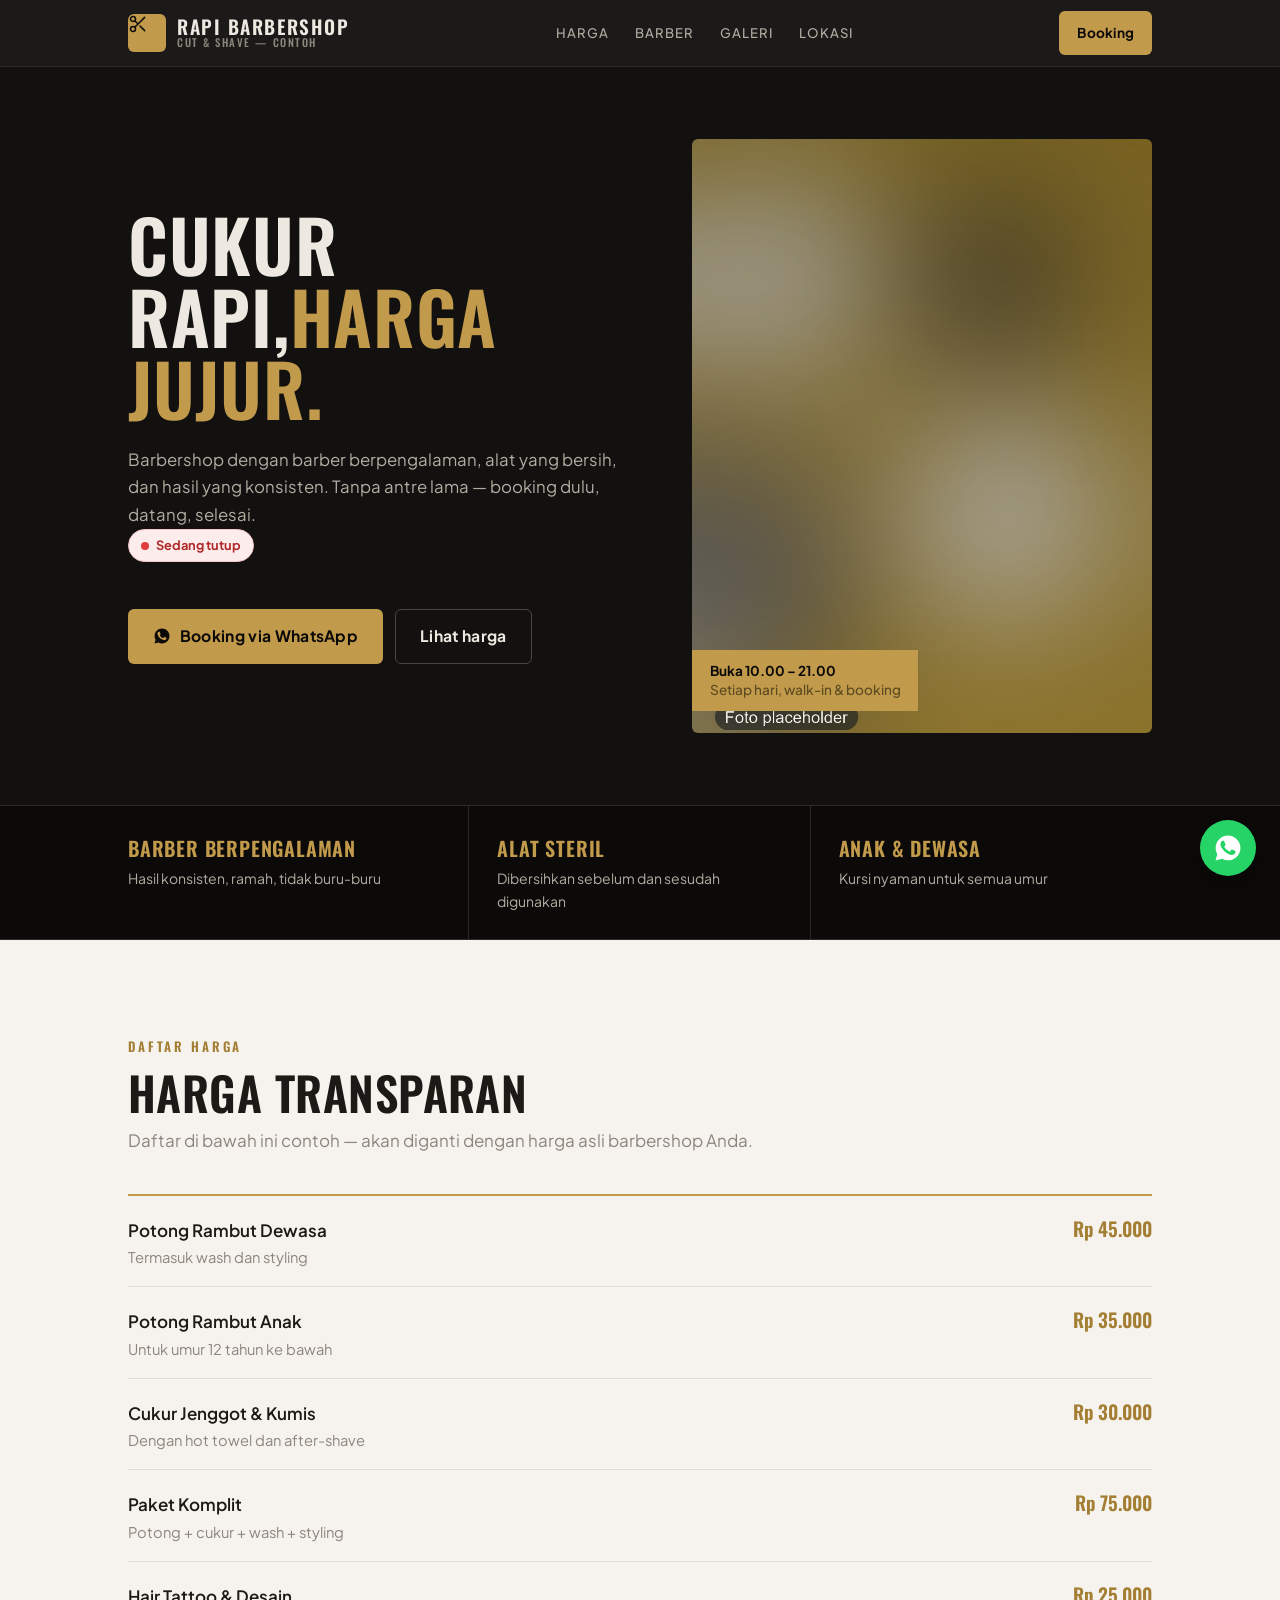
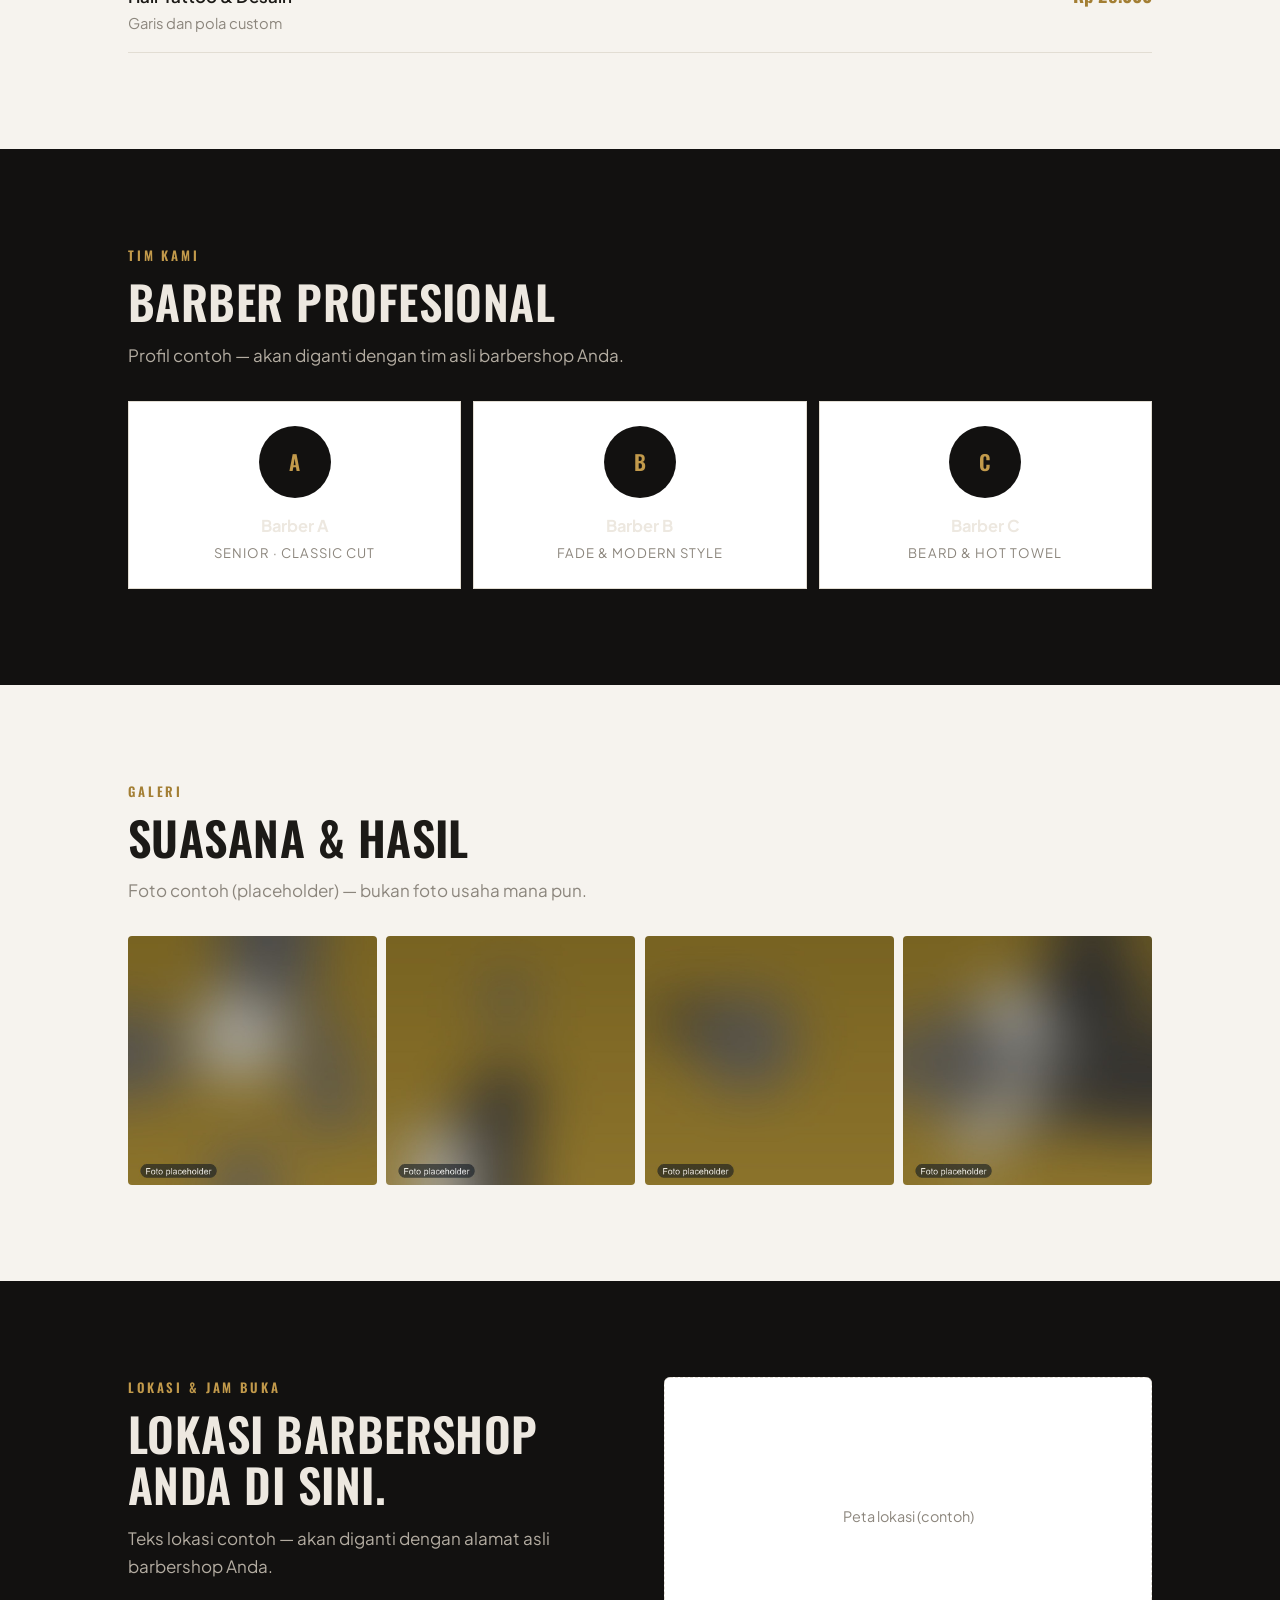
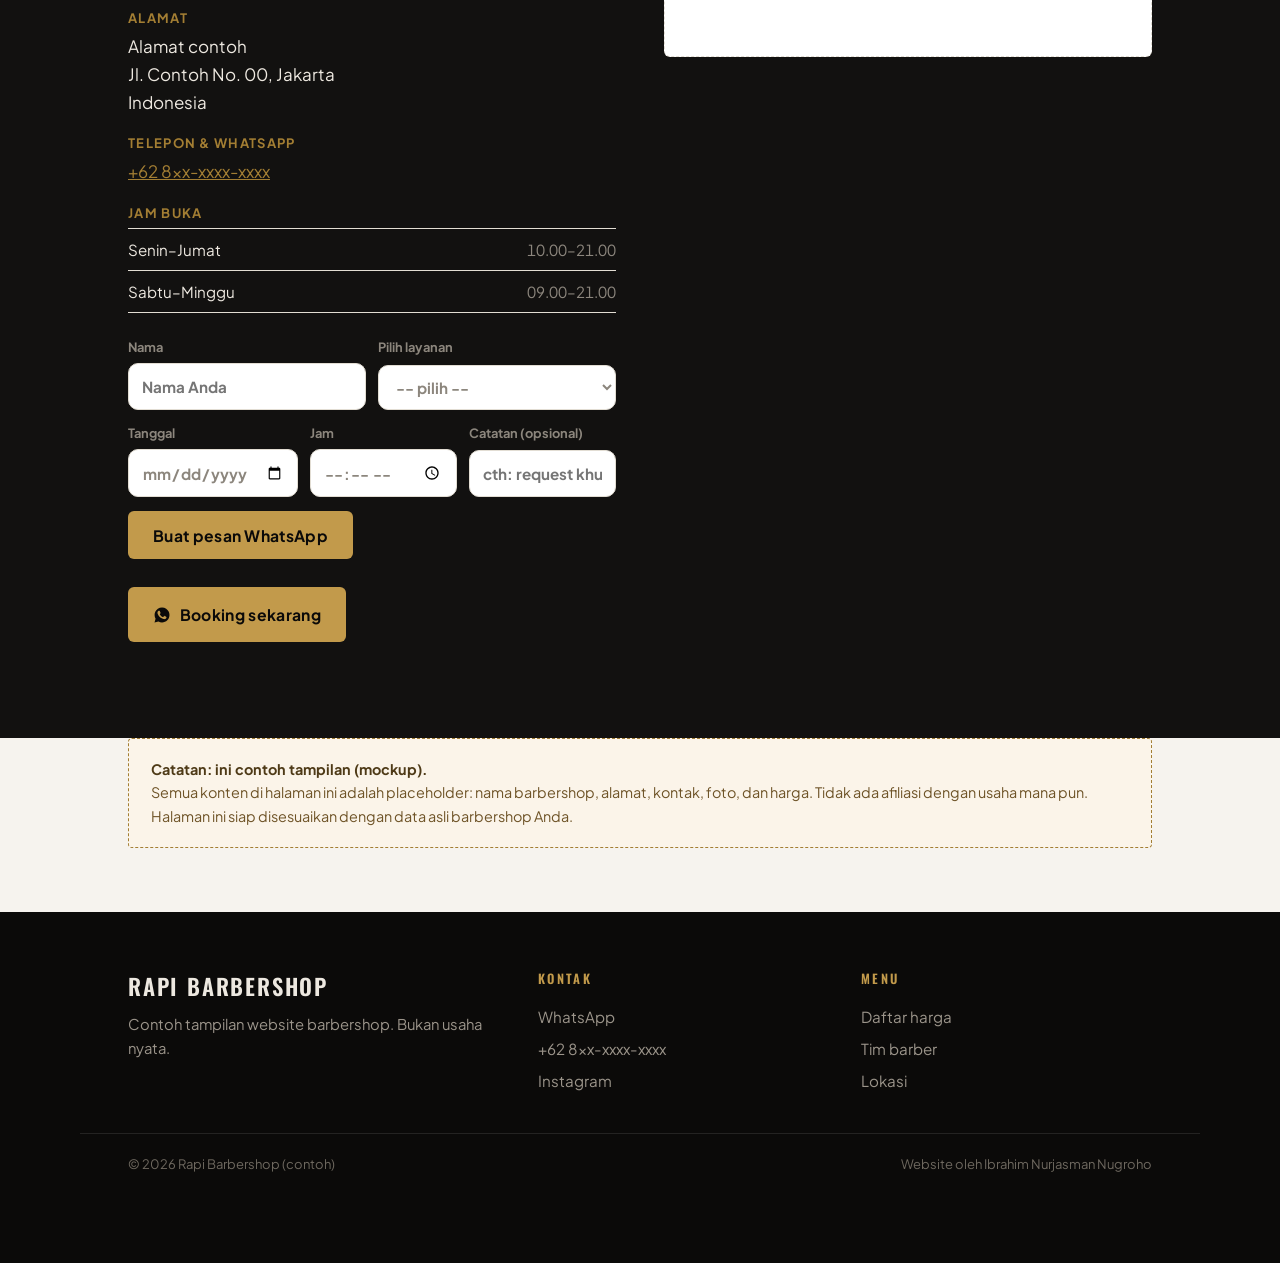
<file: barbershop-demo/index.html>
<!doctype html>
<html lang="id">
<head>
<meta charset="utf-8">
<meta name="viewport" content="width=device-width, initial-scale=1">
<title>Rapi Barbershop — Cut &amp; Shave (Contoh Website)</title>
<meta name="description" content="Contoh website barbershop: daftar harga potong rambut, profil barber, jam buka, dan booking. Halaman contoh, bukan usaha nyata.">
<meta name="robots" content="noindex">
<link rel="preconnect" href="https://fonts.googleapis.com">
<link rel="preconnect" href="https://fonts.gstatic.com" crossorigin>
<link href="https://fonts.googleapis.com/css2?family=Oswald:wght@400;500;600;700&family=Plus+Jakarta+Sans:wght@400;500;600;700&display=swap" rel="stylesheet">
<style>
/* ---------- tokens ---------- */
:root{
  --hitam:#121110;
  --hitam-tua:#0B0A09;
  --emas:#C29A4B;
  --emas-tua:#A37E33;
  --putih:#FFFFFF;
  --krem:#F6F3EE;
  --abu:#8C867D;
  --garis:#E2DDD3;
  --garis-gelap:#2C2A26;
  --teks:#1C1A17;
  --display:"Oswald",Impact,sans-serif;
  --sans:"Plus Jakarta Sans",system-ui,-apple-system,"Segoe UI",Roboto,sans-serif;
  --wrap:1120px;
  --pad:clamp(1.25rem,5vw,3rem);
}
*,*::before,*::after{box-sizing:border-box}
body{margin:0;background:var(--krem);color:var(--teks);font-family:var(--sans);font-size:clamp(1rem,.97rem + .15vw,1.0625rem);line-height:1.65;-webkit-font-smoothing:antialiased}
img{max-width:100%;display:block;height:auto}
a{color:inherit}
h1,h2,h3,p,figure,ul,dl,dd{margin:0}
ul{margin:0;padding:0;list-style:none}
:focus-visible{outline:3px solid var(--emas);outline-offset:3px}
.wrap{max-width:var(--wrap);margin-inline:auto;padding-inline:var(--pad)}
.section{padding-block:clamp(3.5rem,8vw,6rem)}
.section--gelap{background:var(--hitam);color:#EDE8E0}
.eyebrow{font-family:var(--display);font-size:.8125rem;font-weight:600;letter-spacing:.22em;text-transform:uppercase;color:var(--emas-tua);margin-bottom:.6rem}
.section--gelap .eyebrow{color:var(--emas)}
.h2{font-family:var(--display);font-weight:600;font-size:clamp(1.9rem,1.3rem + 2.4vw,2.9rem);line-height:1.1;letter-spacing:.01em;text-transform:uppercase}
.lead{color:var(--abu, #64748B);max-width:56ch;margin-top:.85rem}
.section--gelap .lead{color:#B3ACA1}
.btn{display:inline-flex;align-items:center;gap:.55rem;font-weight:700;font-size:.98rem;padding:.85rem 1.5rem;border-radius:6px;text-decoration:none;border:1px solid transparent;transition:all .18s ease;font-family:var(--sans);letter-spacing:.02em}
.btn--emas{background:var(--emas);color:var(--hitam-tua)}
.btn--emas:hover{background:var(--emas-tua);color:var(--putih)}
.btn--ghost{border-color:#4A453D;color:#EDE8E0;background:transparent}
.btn--ghost:hover{border-color:var(--emas);color:var(--emas)}
.hdr{position:sticky;top:0;z-index:50;background:rgba(18,17,16,.96);backdrop-filter:blur(10px);border-bottom:1px solid var(--garis-gelap)}
.hdr__in{max-width:var(--wrap);margin-inline:auto;padding:.7rem var(--pad);display:flex;align-items:center;justify-content:space-between;gap:1rem}
.brand{display:flex;align-items:center;gap:.7rem;text-decoration:none;color:#EDE8E0}
.brand__mark{width:38px;height:38px;flex:none;border-radius:6px;background:var(--emas);display:grid;place-items:center}
.brand b{font-family:var(--display);font-weight:600;font-size:1.2rem;letter-spacing:.08em;text-transform:uppercase;line-height:1.05;display:block}
.brand span{display:block;font-weight:500;font-size:.68rem;color:var(--abu, #64748B);letter-spacing:.14em;text-transform:uppercase}
.hdr__nav{display:none;gap:1.6rem;font-size:.92rem;font-weight:500}
.hdr__nav a{text-decoration:none;color:#B3ACA1;text-transform:uppercase;letter-spacing:.08em;font-size:.82rem}
.hdr__nav a:hover{color:var(--emas)}
@media(min-width:940px){.hdr__nav{display:flex}}
.hdr .btn{padding:.6rem 1.05rem;font-size:.85rem}
.hero{background:var(--hitam);color:#EDE8E0;overflow:hidden}
.hero__in{max-width:var(--wrap);margin-inline:auto;padding:clamp(2.5rem,7vw,4.5rem) var(--pad) 0;display:grid;gap:clamp(2rem,5vw,3.5rem)}
@media(min-width:900px){.hero__in{grid-template-columns:1.05fr .95fr;align-items:center;padding-bottom:clamp(2.5rem,7vw,4.5rem)}}
.hero h1{font-family:var(--display);font-weight:600;font-size:clamp(2.6rem,1.3rem + 5.4vw,4.5rem);line-height:1;letter-spacing:.01em;text-transform:uppercase}
.hero h1 em{font-style:normal;color:var(--emas)}
.hero p{color:#B3ACA1;margin-top:1.35rem;max-width:46ch;font-size:1.05rem}
.hero__cta{display:flex;flex-wrap:wrap;gap:.75rem;margin-top:2rem}
@media(max-width:520px){.hero__cta{flex-direction:column;align-items:stretch}.hero__cta .btn{justify-content:center}}
.hero__fig{position:relative;margin:0}
.hero__fig img{width:100%;aspect-ratio:4/5;max-height:min(64vh,560px);object-fit:cover;border-radius:6px}
@media(min-width:900px){.hero__fig img{aspect-ratio:auto;height:clamp(420px,66vh,600px);max-height:none}}
.hero__tag{position:absolute;left:0;bottom:1.4rem;background:var(--emas);color:var(--hitam-tua);padding:.7rem 1.1rem;font-size:.85rem;line-height:1.4;max-width:15rem;font-weight:600}
.hero__tag span{display:block;font-weight:500;color:#5C4A20}
.fakta{border-block:1px solid var(--garis-gelap);background:var(--hitam-tua);color:#EDE8E0}
.fakta ul{max-width:var(--wrap);margin-inline:auto;padding-inline:var(--pad);display:grid}
@media(min-width:760px){.fakta ul{grid-template-columns:repeat(3,1fr)}}
.fakta li{padding:1.35rem 0;border-bottom:1px solid var(--garis-gelap)}
.fakta li:last-child{border-bottom:0}
@media(min-width:760px){.fakta li{border-bottom:0;border-right:1px solid var(--garis-gelap);padding:1.6rem 1.75rem}.fakta li:first-child{padding-left:0}.fakta li:last-child{border-right:0}}
.fakta b{display:block;font-family:var(--display);font-weight:600;font-size:1.25rem;letter-spacing:.04em;text-transform:uppercase;color:var(--emas)}
.fakta span{display:block;font-size:.875rem;color:#B3ACA1;margin-top:.15rem}
.harga__head{max-width:var(--wrap);margin:0 auto clamp(1.5rem,4vw,2.5rem)}
.harga__list{max-width:var(--wrap);margin-inline:auto;border-top:2px solid var(--emas)}
.harga__row{display:flex;justify-content:space-between;gap:1.5rem;align-items:baseline;padding:1.05rem 0;border-bottom:1px solid var(--garis, #D8DEE4)}
.harga__row b{font-weight:600}
.harga__row p{color:var(--abu, #64748B);font-size:.92rem;margin-top:.1rem}
.harga__price{font-family:var(--display);font-size:1.2rem;font-weight:600;white-space:nowrap;color:var(--emas-tua)}
.barber{display:grid;grid-template-columns:repeat(2,1fr);gap:.75rem}
@media(min-width:760px){.barber{grid-template-columns:repeat(3,1fr)}}
.barber__card{background:var(--putih);border:1px solid var(--garis, #D8DEE4);padding:1.5rem;text-align:center}
.barber__ava{width:72px;height:72px;margin:0 auto .9rem;border-radius:50%;background:var(--hitam);color:var(--emas);display:grid;place-items:center;font-family:var(--display);font-size:1.3rem;font-weight:600}
.barber__card b{display:block;font-size:1.02rem}
.barber__card span{display:block;font-size:.82rem;color:var(--abu, #64748B);text-transform:uppercase;letter-spacing:.08em;margin-top:.15rem}
.tentang__in{display:grid;gap:clamp(2rem,5vw,3.5rem)}
@media(min-width:900px){.tentang__in{grid-template-columns:.95fr 1.05fr;align-items:center}}
.tentang img{width:100%;aspect-ratio:4/3;object-fit:cover;border-radius:6px}
.tentang p + p{margin-top:1rem}
.galeri{display:grid;grid-template-columns:repeat(2,1fr);gap:.6rem}
.galeri figure{margin:0;overflow:hidden;aspect-ratio:1;border-radius:4px}
.galeri img{width:100%;height:100%;object-fit:cover}
@media(min-width:760px){.galeri{grid-template-columns:repeat(4,1fr)}}
.lokasi__in{display:grid;gap:clamp(2rem,5vw,3rem)}
@media(min-width:900px){.lokasi__in{grid-template-columns:1fr 1fr;align-items:start}}
.lokasi dl{margin:1.75rem 0 0;display:grid;gap:1.1rem}
.lokasi dt{font-size:.8125rem;font-weight:700;color:var(--emas-tua);margin-bottom:.15rem;text-transform:uppercase;letter-spacing:.1em}
.lokasi dd a{color:var(--emas-tua)}
.jam{margin-top:.25rem;border-top:1px solid var(--garis, #D8DEE4)}
.jam div{display:flex;justify-content:space-between;gap:1rem;padding:.5rem 0;border-bottom:1px solid var(--garis, #D8DEE4);font-size:.95rem}
.jam div span:last-child{color:var(--abu, #64748B);font-variant-numeric:tabular-nums}
.peta{border:1.5px dashed var(--garis, #D8DEE4);border-radius:6px;min-height:280px;display:grid;place-items:center;background:var(--putih);color:var(--abu, #64748B);font-size:.9rem}
.draf{border:1.5px dashed var(--emas-tua);background:#FBF4E9;padding:1.15rem 1.35rem;font-size:.9rem;color:#6E5327;max-width:var(--wrap);margin-inline:auto;border-radius:4px}
.draf b{color:#4E3A17}
.ftr{background:var(--hitam-tua);color:#9B948A;padding-top:clamp(2.5rem,6vw,3.5rem);padding-bottom:clamp(4.5rem,8vw,5.5rem)}
.ftr__in{display:grid;gap:2rem}
@media(min-width:760px){.ftr__in{grid-template-columns:1.3fr 1fr 1fr}}
.ftr h3{font-family:var(--display);font-size:.8rem;font-weight:600;color:var(--emas);margin-bottom:.7rem;text-transform:uppercase;letter-spacing:.18em}
.ftr a{color:#9B948A;text-decoration:none}
.ftr a:hover{color:var(--putih);text-decoration:underline}
.ftr li{padding:.22rem 0;font-size:.95rem}
.ftr__brand b{font-family:var(--display);font-size:1.4rem;font-weight:600;color:#EDE8E0;display:block;margin-bottom:.4rem;text-transform:uppercase;letter-spacing:.08em}
.ftr__brand p{font-size:.925rem;max-width:34ch}
.ftr__bawah{margin-top:2.25rem;padding-top:1.25rem;border-top:1px solid rgba(255,255,255,.1);font-size:.8125rem;color:#6E685F;display:flex;flex-wrap:wrap;gap:.5rem 1.5rem;justify-content:space-between}
.wa-float{position:fixed;right:1rem;bottom:1rem;z-index:60;width:56px;height:56px;border-radius:50%;background:#25D366;color:#fff;display:grid;place-items:center;box-shadow:0 10px 26px -8px rgba(0,0,0,.6);text-decoration:none;transition:transform .18s ease}
.wa-float:hover{transform:translateY(-2px)}
@media(min-width:900px){.wa-float{right:1.5rem;bottom:1.5rem}}
@media(prefers-reduced-motion:no-preference){
  .reveal{opacity:0;transform:translateY(14px);animation:naik .7s cubic-bezier(.22,.7,.3,1) forwards}
  .hero__fig{opacity:0;animation:naik .85s cubic-bezier(.22,.7,.3,1) .16s forwards}
  @keyframes naik{to{opacity:1;transform:none}}
}

/* ---------- phase-1: open badge / sticky cta / wa composer ---------- */
.badge-open{display:inline-flex;align-items:center;gap:.45rem;font-family:var(--sans);font-size:.8rem;font-weight:700;padding:.32rem .75rem;border-radius:999px;background:#E8F7EE;color:#146C43;margin-bottom:.9rem;border:1px solid #BFE8CF}
.badge-open::before{content:"";width:8px;height:8px;border-radius:50%;background:#1DA753;flex:none}
.badge-open.is-closed{background:#FDECEC;color:#B02A2A;border-color:#F5C6C6}
.badge-open.is-closed::before{background:#E03E3E}
.cta-bar{position:fixed;left:0;right:0;bottom:0;z-index:70;display:flex;gap:.6rem;padding:.65rem .9rem calc(.65rem + env(safe-area-inset-bottom));background:rgba(255,255,255,.97);border-top:1px solid var(--garis, #D8DEE4);backdrop-filter:blur(8px)}
.cta-bar .btn{flex:1;justify-content:center;padding:.7rem .9rem;font-size:.92rem;margin:0}
.cta-bar .btn--bar-ghost{background:#fff;border:1px solid var(--garis, #D8DEE4);color:inherit}
@media(min-width:760px){.cta-bar{display:none}}
@media(max-width:759px){body{padding-bottom:4.5rem}.wa-float{bottom:4.7rem}}
.pesan{display:grid;gap:.85rem;margin-top:1.5rem;max-width:38rem}
.pesan__grid{display:grid;gap:.75rem}
.pesan__grid--2{grid-template-columns:1fr}
@media(min-width:560px){.pesan__grid--2{grid-template-columns:1fr 1fr}}
.pesan__grid--3{grid-template-columns:1fr}
@media(min-width:560px){.pesan__grid--3{grid-template-columns:1fr 1fr 1fr}}
.pesan label{display:grid;gap:.3rem;font-size:.8rem;font-weight:700;color:var(--abu, #64748B);text-align:left}
.pesan input,.pesan select{font:inherit;font-size:.95rem;padding:.6rem .8rem;border:1px solid var(--garis, #D8DEE4);border-radius:10px;background:#fff;color:inherit;width:100%}
.pesan input:focus-visible,.pesan select:focus-visible{outline:3px solid #94A3B8;outline-offset:2px}
.pesan__preview{display:none;border:1.5px dashed #CBD5E1;border-radius:12px;background:#F8FAFC;padding:1rem;font-size:.92rem;white-space:pre-line;color:#334155}
.pesan__preview.show{display:block}
.pesan__preview .btn{margin-top:.85rem}
.pesan__actions{display:flex;gap:.6rem;flex-wrap:wrap;align-items:center}

</style>
</head>
<body>

<header class="hdr">
  <div class="hdr__in">
    <a class="brand" href="#atas">
      <span class="brand__mark" aria-hidden="true"><svg width="20" height="20" viewBox="0 0 24 24" fill="none" stroke="#121110" stroke-width="1.9" stroke-linecap="round"><circle cx="6" cy="6" r="3"/><circle cx="6" cy="18" r="3"/><path d="M20 4 8.12 15.88M14.47 14.48 20 20M8.12 8.12 12 12"/></svg></span>
      <b>Rapi Barbershop<span>Cut &amp; Shave — Contoh</span></b>
    </a>
    <nav class="hdr__nav" aria-label="Navigasi utama">
      <a href="#harga">Harga</a>
      <a href="#barber">Barber</a>
      <a href="#galeri">Galeri</a>
      <a href="#lokasi">Lokasi</a>
    </nav>
    <a class="btn btn--emas" href="#" target="_blank" rel="noopener">Booking</a>
  </div>
</header>

<main id="atas">

  <section class="hero">
    <div class="hero__in">
      <div>
        <h1 class="reveal">Cukur rapi,<em>harga jujur.</em></h1>
        <p class="reveal">Barbershop dengan barber berpengalaman, alat yang bersih, dan hasil yang konsisten. Tanpa antre lama &mdash; booking dulu, datang, selesai.</p>
        <span class="badge-open" id="open-badge">Cek jam buka…</span>
        <div class="hero__cta reveal">
          <a class="btn btn--emas" href="#" target="_blank" rel="noopener">
            <svg width="18" height="18" viewBox="0 0 24 24" fill="currentColor" aria-hidden="true"><path d="M12.04 2C6.58 2 2.13 6.45 2.13 11.91c0 1.75.46 3.45 1.32 4.95L2 22l5.25-1.38a9.9 9.9 0 0 0 4.79 1.22h.01c5.46 0 9.91-4.45 9.91-9.91S17.5 2 12.04 2Zm5.8 14.08c-.25.69-1.45 1.32-2 1.4-.51.08-1.16.11-1.87-.12-.43-.14-.99-.32-1.7-.63-2.99-1.29-4.94-4.3-5.09-4.5-.15-.2-1.22-1.62-1.22-3.1s.78-2.2 1.05-2.5c.28-.3.6-.38.8-.38l.58.01c.19 0 .43-.07.68.52.25.6.86 2.07.94 2.22.07.15.12.33.02.53-.1.2-.15.32-.3.5-.15.17-.31.39-.44.52-.15.15-.3.31-.13.6.17.3.76 1.25 1.63 2.03 1.12 1 2.06 1.3 2.36 1.45.3.15.47.13.64-.08.17-.2.74-.86.94-1.16.2-.3.4-.25.67-.15.27.1 1.72.81 2.01.96.3.15.5.22.57.35.07.12.07.72-.18 1.41Z"/></svg>
            Booking via WhatsApp
          </a>
          <a class="btn btn--ghost" href="#harga">Lihat harga</a>
        </div>
      </div>
      <figure class="hero__fig">
        <img src="assets/ph-hero.jpg" alt="Suasana barbershop (foto contoh)" width="900" height="1200">
        <figcaption class="hero__tag"><b>Buka 10.00 &ndash; 21.00</b><span>Setiap hari, walk-in &amp; booking</span></figcaption>
      </figure>
    </div>
  </section>

  <section class="fakta" aria-label="Ringkasan barbershop">
    <ul>
      <li>
        <b>Barber Berpengalaman</b>
        <span>Hasil konsisten, ramah, tidak buru-buru</span>
      </li>
      <li>
        <b>Alat Steril</b>
        <span>Dibersihkan sebelum dan sesudah digunakan</span>
      </li>
      <li>
        <b>Anak &amp; Dewasa</b>
        <span>Kursi nyaman untuk semua umur</span>
      </li>
    </ul>
  </section>

  <section class="section" id="harga">
    <div class="wrap">
      <div class="harga__head">
        <p class="eyebrow">Daftar harga</p>
        <h2 class="h2">Harga transparan</h2>
        <p class="lead" style="margin-top:.5rem">Daftar di bawah ini contoh &mdash; akan diganti dengan harga asli barbershop Anda.</p>
      </div>
      <ul class="harga__list">
        <li class="harga__row"><div><b>Potong Rambut Dewasa</b><p>Termasuk wash dan styling</p></div><span class="harga__price">Rp 45.000</span></li>
        <li class="harga__row"><div><b>Potong Rambut Anak</b><p>Untuk umur 12 tahun ke bawah</p></div><span class="harga__price">Rp 35.000</span></li>
        <li class="harga__row"><div><b>Cukur Jenggot &amp; Kumis</b><p>Dengan hot towel dan after-shave</p></div><span class="harga__price">Rp 30.000</span></li>
        <li class="harga__row"><div><b>Paket Komplit</b><p>Potong + cukur + wash + styling</p></div><span class="harga__price">Rp 75.000</span></li>
        <li class="harga__row"><div><b>Hair Tattoo &amp; Desain</b><p>Garis dan pola custom</p></div><span class="harga__price">Rp 25.000</span></li>
      </ul>
    </div>
  </section>

  <section class="section section--gelap" id="barber">
    <div class="wrap">
      <p class="eyebrow">Tim kami</p>
      <h2 class="h2">Barber profesional</h2>
      <p class="lead" style="margin-bottom:2rem">Profil contoh &mdash; akan diganti dengan tim asli barbershop Anda.</p>
      <div class="barber">
        <div class="barber__card">
          <div class="barber__ava" aria-hidden="true">A</div>
          <b>Barber A</b>
          <span>Senior &middot; Classic Cut</span>
        </div>
        <div class="barber__card">
          <div class="barber__ava" aria-hidden="true">B</div>
          <b>Barber B</b>
          <span>Fade &amp; Modern Style</span>
        </div>
        <div class="barber__card">
          <div class="barber__ava" aria-hidden="true">C</div>
          <b>Barber C</b>
          <span>Beard &amp; Hot Towel</span>
        </div>
      </div>
    </div>
  </section>

  <section class="section" id="galeri">
    <div class="wrap">
      <p class="eyebrow">Galeri</p>
      <h2 class="h2">Suasana &amp; hasil</h2>
      <p class="lead" style="margin-bottom:2rem">Foto contoh (placeholder) &mdash; bukan foto usaha mana pun.</p>
      <div class="galeri">
        <figure><img src="assets/ph-g1.jpg" alt="Kursi barbershop (foto contoh)" loading="lazy"></figure>
        <figure><img src="assets/ph-g2.jpg" alt="Alat cukur tertata (foto contoh)" loading="lazy"></figure>
        <figure><img src="assets/ph-g3.jpg" alt="Proses potong rambut (foto contoh)" loading="lazy"></figure>
        <figure><img src="assets/ph-g4.jpg" alt="Hasil potongan rapi (foto contoh)" loading="lazy"></figure>
      </div>
    </div>
  </section>

  <section class="section section--gelap lokasi" id="lokasi">
    <div class="wrap lokasi__in">
      <div>
        <p class="eyebrow">Lokasi &amp; jam buka</p>
        <h2 class="h2">Lokasi barbershop Anda di sini.</h2>
        <p class="lead" style="margin-top:.85rem">Teks lokasi contoh &mdash; akan diganti dengan alamat asli barbershop Anda.</p>

        <dl>
          <div>
            <dt>Alamat</dt>
            <dd>Alamat contoh<br>Jl. Contoh No. 00, Jakarta<br>Indonesia</dd>
          </div>
          <div>
            <dt>Telepon &amp; WhatsApp</dt>
            <dd><a href="#">+62 8xx-xxxx-xxxx</a></dd>
          </div>
          <div>
            <dt>Jam buka</dt>
            <dd>
              <div class="jam">
                <div><span>Senin&ndash;Jumat</span><span>10.00&ndash;21.00</span></div>
                <div><span>Sabtu&ndash;Minggu</span><span>09.00&ndash;21.00</span></div>
              </div>
            </dd>
          </div>
        </dl>

        <form class="pesan" id="pesan-form">
  <div class="pesan__grid pesan__grid--2">
    <label>Nama<input type="text" name="nama" placeholder="Nama Anda" required></label>
    <label>Pilih layanan<select name="layanan" required><option value="">-- pilih --</option><option>Potong Rambut Dewasa</option><option>Potong Rambut Anak</option><option>Cukur Jenggot &amp; Kumis</option><option>Paket Komplit</option><option>Hair Tattoo &amp; Desain</option></select></label>
  </div>
  <div class="pesan__grid pesan__grid--3">
    <label>Tanggal<input type="date" name="tanggal" required></label>
    <label>Jam<input type="time" name="jam" required></label>
    <label>Catatan (opsional)<input type="text" name="catatan" placeholder="cth: request khusus"></label>
  </div>
  <div class="pesan__actions"><button class="btn btn--emas" type="submit">Buat pesan WhatsApp</button></div>
  <div class="pesan__preview" id="pesan-preview">
    <p id="pesan-text" style="margin:0"></p>
    <a class="btn btn--emas" id="pesan-wa-link" href="#" target="_blank" rel="noopener" style="display:none">Buka di WhatsApp</a>
  </div>
</form>

        <div style="margin-top:1.75rem">
          <a class="btn btn--emas" href="#" target="_blank" rel="noopener">
            <svg width="18" height="18" viewBox="0 0 24 24" fill="currentColor" aria-hidden="true"><path d="M12.04 2C6.58 2 2.13 6.45 2.13 11.91c0 1.75.46 3.45 1.32 4.95L2 22l5.25-1.38a9.9 9.9 0 0 0 4.79 1.22h.01c5.46 0 9.91-4.45 9.91-9.91S17.5 2 12.04 2Zm5.8 14.08c-.25.69-1.45 1.32-2 1.4-.51.08-1.16.11-1.87-.12-.43-.14-.99-.32-1.7-.63-2.99-1.29-4.94-4.3-5.09-4.5-.15-.2-1.22-1.62-1.22-3.1s.78-2.2 1.05-2.5c.28-.3.6-.38.8-.38l.58.01c.19 0 .43-.07.68.52.25.6.86 2.07.94 2.22.07.15.12.33.02.53-.1.2-.15.32-.3.5-.15.17-.31.39-.44.52-.15.15-.3.31-.13.6.17.3.76 1.25 1.63 2.03 1.12 1 2.06 1.3 2.36 1.45.3.15.47.13.64-.08.17-.2.74-.86.94-1.16.2-.3.4-.25.67-.15.27.1 1.72.81 2.01.96.3.15.5.22.57.35.07.12.07.72-.18 1.41Z"/></svg>
            Booking sekarang
          </a>
        </div>
      </div>

      <div class="peta" role="img" aria-label="Peta lokasi (contoh)">Peta lokasi (contoh)</div>
    </div>
  </section>

  <div class="wrap" style="padding-bottom:clamp(2.5rem,6vw,4rem)">
    <div class="draf">
      <b>Catatan: ini contoh tampilan (mockup).</b><br>
      Semua konten di halaman ini adalah placeholder: nama barbershop, alamat, kontak, foto, dan harga. Tidak ada afiliasi dengan usaha mana pun. Halaman ini siap disesuaikan dengan data asli barbershop Anda.
    </div>
  </div>

</main>

<footer class="ftr">
  <div class="wrap ftr__in">
    <div class="ftr__brand">
      <b>Rapi Barbershop</b>
      <p>Contoh tampilan website barbershop. Bukan usaha nyata.</p>
    </div>
    <div>
      <h3>Kontak</h3>
      <ul>
        <li><a href="#">WhatsApp</a></li>
        <li><a href="#">+62 8xx-xxxx-xxxx</a></li>
        <li><a href="#">Instagram</a></li>
      </ul>
    </div>
    <div>
      <h3>Menu</h3>
      <ul>
        <li><a href="#harga">Daftar harga</a></li>
        <li><a href="#barber">Tim barber</a></li>
        <li><a href="#lokasi">Lokasi</a></li>
      </ul>
    </div>
  </div>
  <div class="wrap ftr__bawah">
    <span>&copy; 2026 Rapi Barbershop (contoh)</span>
    <span>Website oleh Ibrahim Nurjasman Nugroho</span>
  </div>
</footer>

<a class="wa-float" href="#" target="_blank" rel="noopener" aria-label="Hubungi barbershop lewat WhatsApp (contoh)">
  <svg width="30" height="30" viewBox="0 0 24 24" fill="currentColor" aria-hidden="true"><path d="M12.04 2C6.58 2 2.13 6.45 2.13 11.91c0 1.75.46 3.45 1.32 4.95L2 22l5.25-1.38a9.9 9.9 0 0 0 4.79 1.22h.01c5.46 0 9.91-4.45 9.91-9.91S17.5 2 12.04 2Zm5.8 14.08c-.25.69-1.45 1.32-2 1.4-.51.08-1.16.11-1.87-.12-.43-.14-.99-.32-1.7-.63-2.99-1.29-4.94-4.3-5.09-4.5-.15-.2-1.22-1.62-1.22-3.1s.78-2.2 1.05-2.5c.28-.3.6-.38.8-.38l.58.01c.19 0 .43-.07.68.52.25.6.86 2.07.94 2.22.07.15.12.33.02.53-.1.2-.15.32-.3.5-.15.17-.31.39-.44.52-.15.15-.3.31-.13.6.17.3.76 1.25 1.63 2.03 1.12 1 2.06 1.3 2.36 1.45.3.15.47.13.64-.08.17-.2.74-.86.94-1.16.2-.3.4-.25.67-.15.27.1 1.72.81 2.01.96.3.15.5.22.57.35.07.12.07.72-.18 1.41Z"/></svg>
</a>

<div class="cta-bar" aria-label="Aksi cepat">
  <a class="btn btn--emas" href="#lokasi">Booking</a>
  <a class="btn btn--bar-ghost" href="#">WhatsApp</a>
</div>

<script>
function demoNotice(){alert('Ini halaman demo. Tombol ini akan terhubung ke WhatsApp / tautan resmi usaha Anda.');}
document.addEventListener('click', function(e){
  const a = e.target.closest('a[href="#"]');
  if(a){ e.preventDefault(); demoNotice(); }
});
</script>

<script>
(function(){
  var CFG = {name: "Rapi Barbershop", hours: [[9,21],[10,21],[10,21],[10,21],[10,21],[10,21],[9,21]]};
  function updateBadge(){
    var el = document.getElementById('open-badge');
    if(!el) return;
    var now = new Date();
    var r = CFG.hours[now.getDay()];
    var h = now.getHours() + now.getMinutes() / 60;
    var open = !!(r && h >= r[0] && h < r[1]);
    el.textContent = open ? 'Buka sekarang' : 'Sedang tutup';
    el.classList.toggle('is-closed', !open);
  }
  updateBadge(); setInterval(updateBadge, 60000);

  var form = document.getElementById('pesan-form');
  if(form){
    form.addEventListener('submit', function(e){
      e.preventDefault();
      function g(n){ var f = form.querySelector('[name="' + n + '"]'); return f ? f.value.trim() : ''; }
      var nama = g('nama'), layanan = g('layanan'), tanggal = g('tanggal'), jam = g('jam'), catatan = g('catatan');
      
      var msg = 'Halo ' + CFG.name + '!\n\nSaya ' + nama + '.\nIngin booking: ' + layanan + '\nTanggal: ' + tanggal + '\nJam: ' + jam;
      if(catatan){ msg += '\nCatatan: ' + catatan; }
      msg += '\n\nTerima kasih.';
      var box = document.getElementById('pesan-preview');
      document.getElementById('pesan-text').textContent = msg + '\n\n(Demo: tombol di bawah mensimulasikan alur asli. Saat live, pesan langsung mengarah ke WhatsApp resmi usaha Anda.)';
      var wa = document.getElementById('pesan-wa-link');
      wa.href = 'https://wa.me/?text=' + encodeURIComponent(msg);
      wa.style.display = 'inline-flex';
      box.classList.add('show');
      box.scrollIntoView({behavior:'smooth', block:'nearest'});
    });
  }
})();
</script>
</body>
</html>
</file>
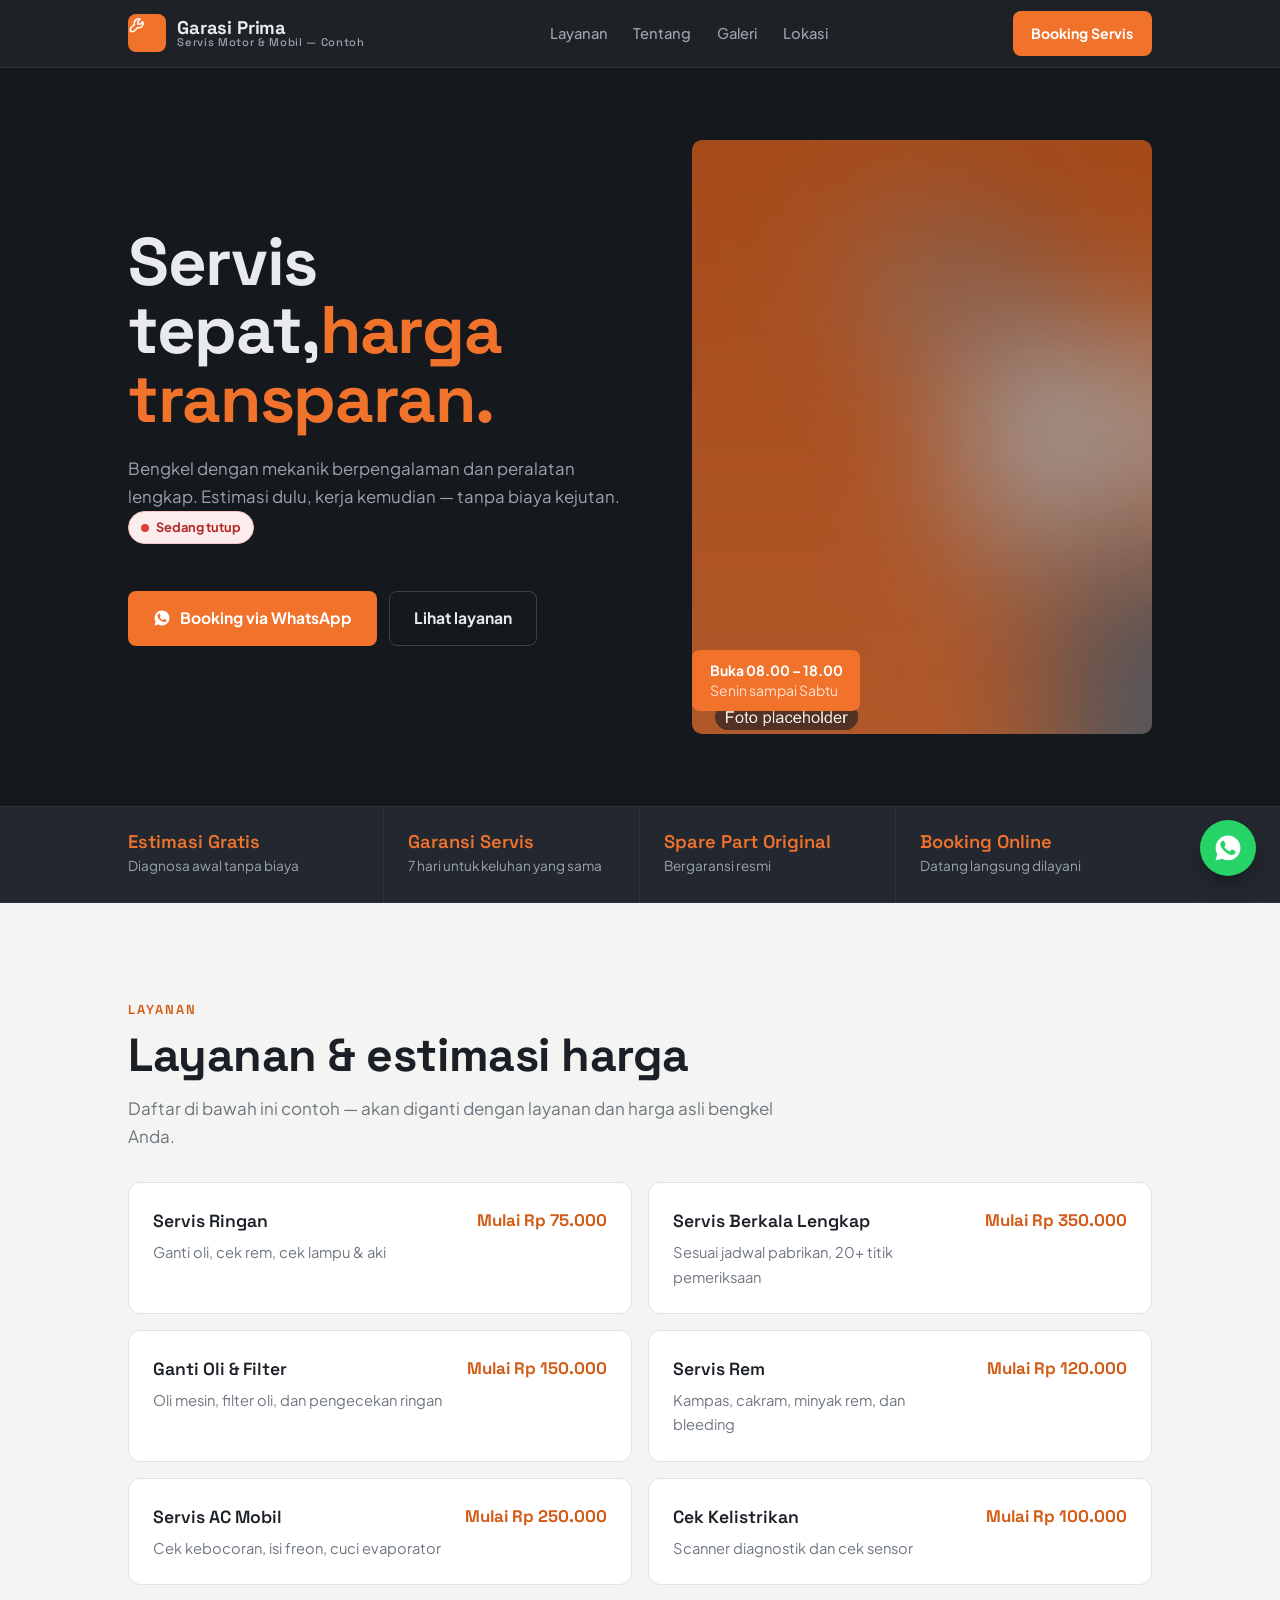
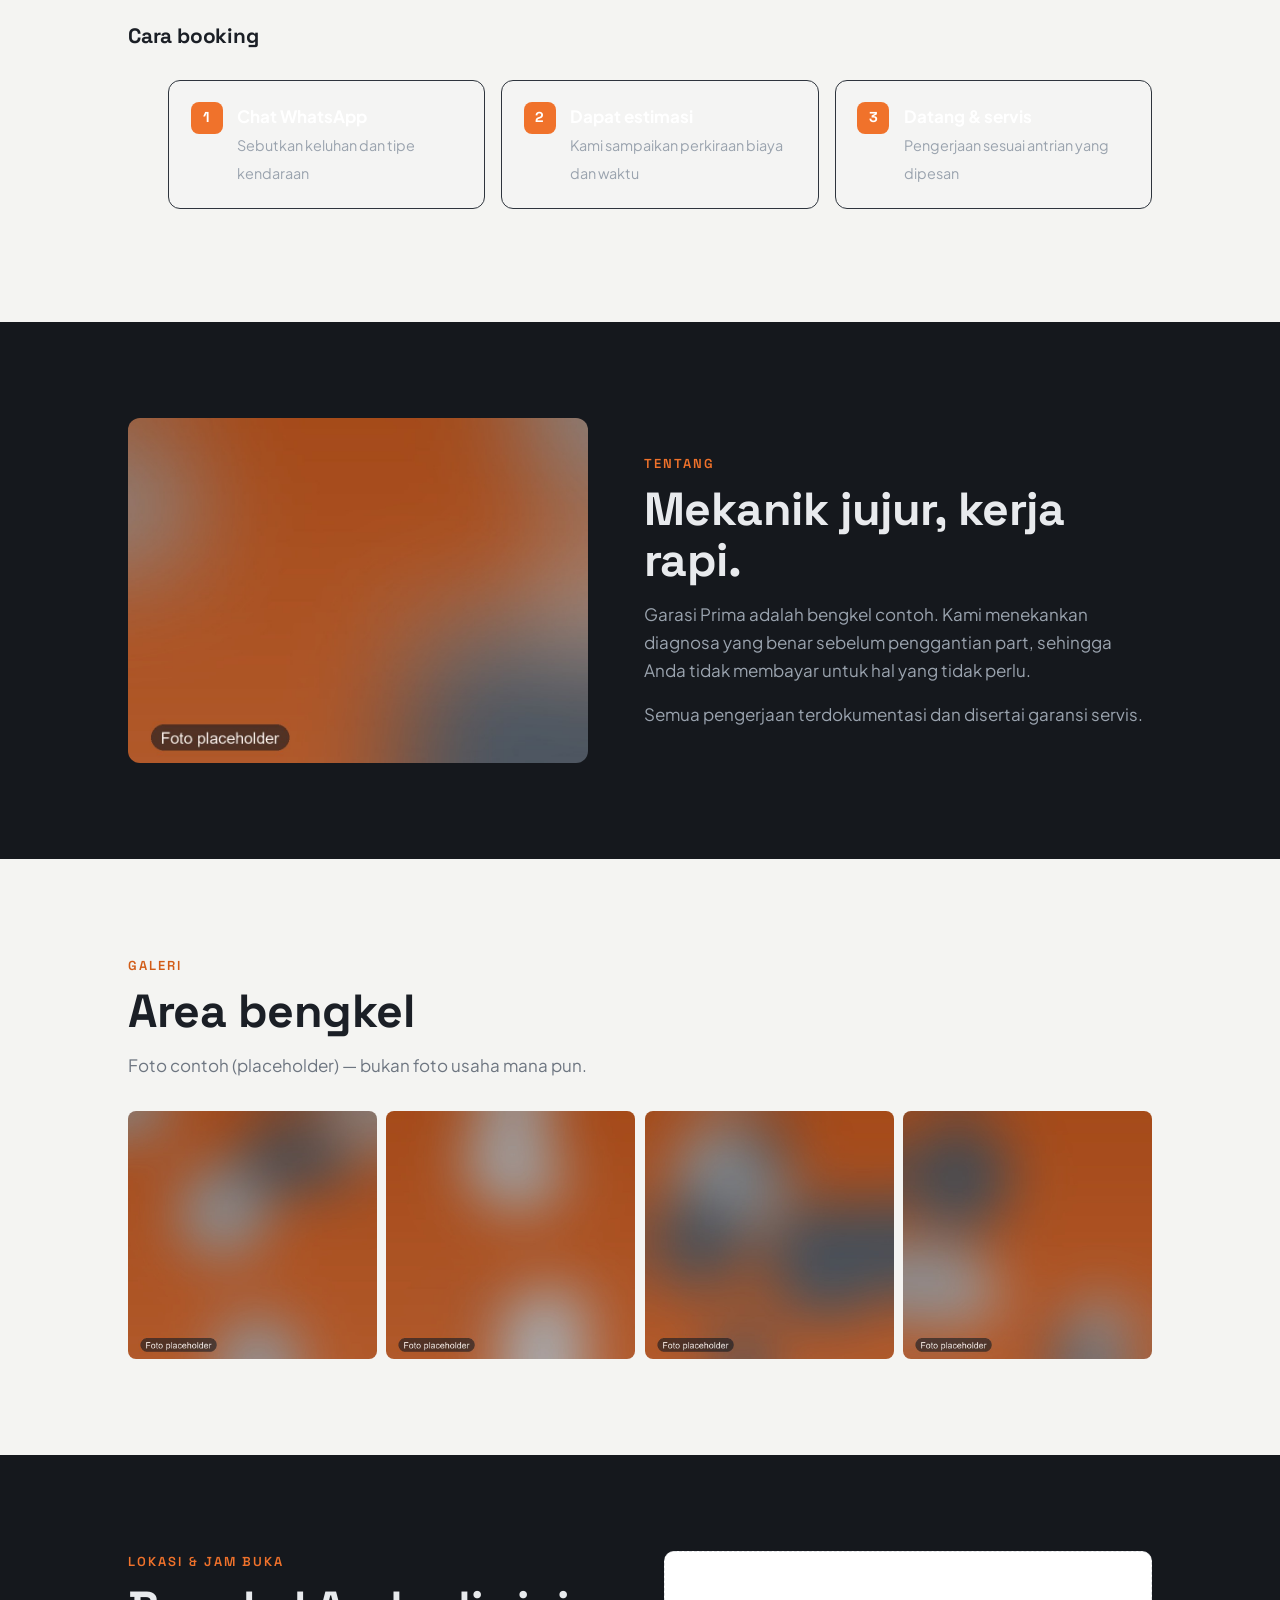
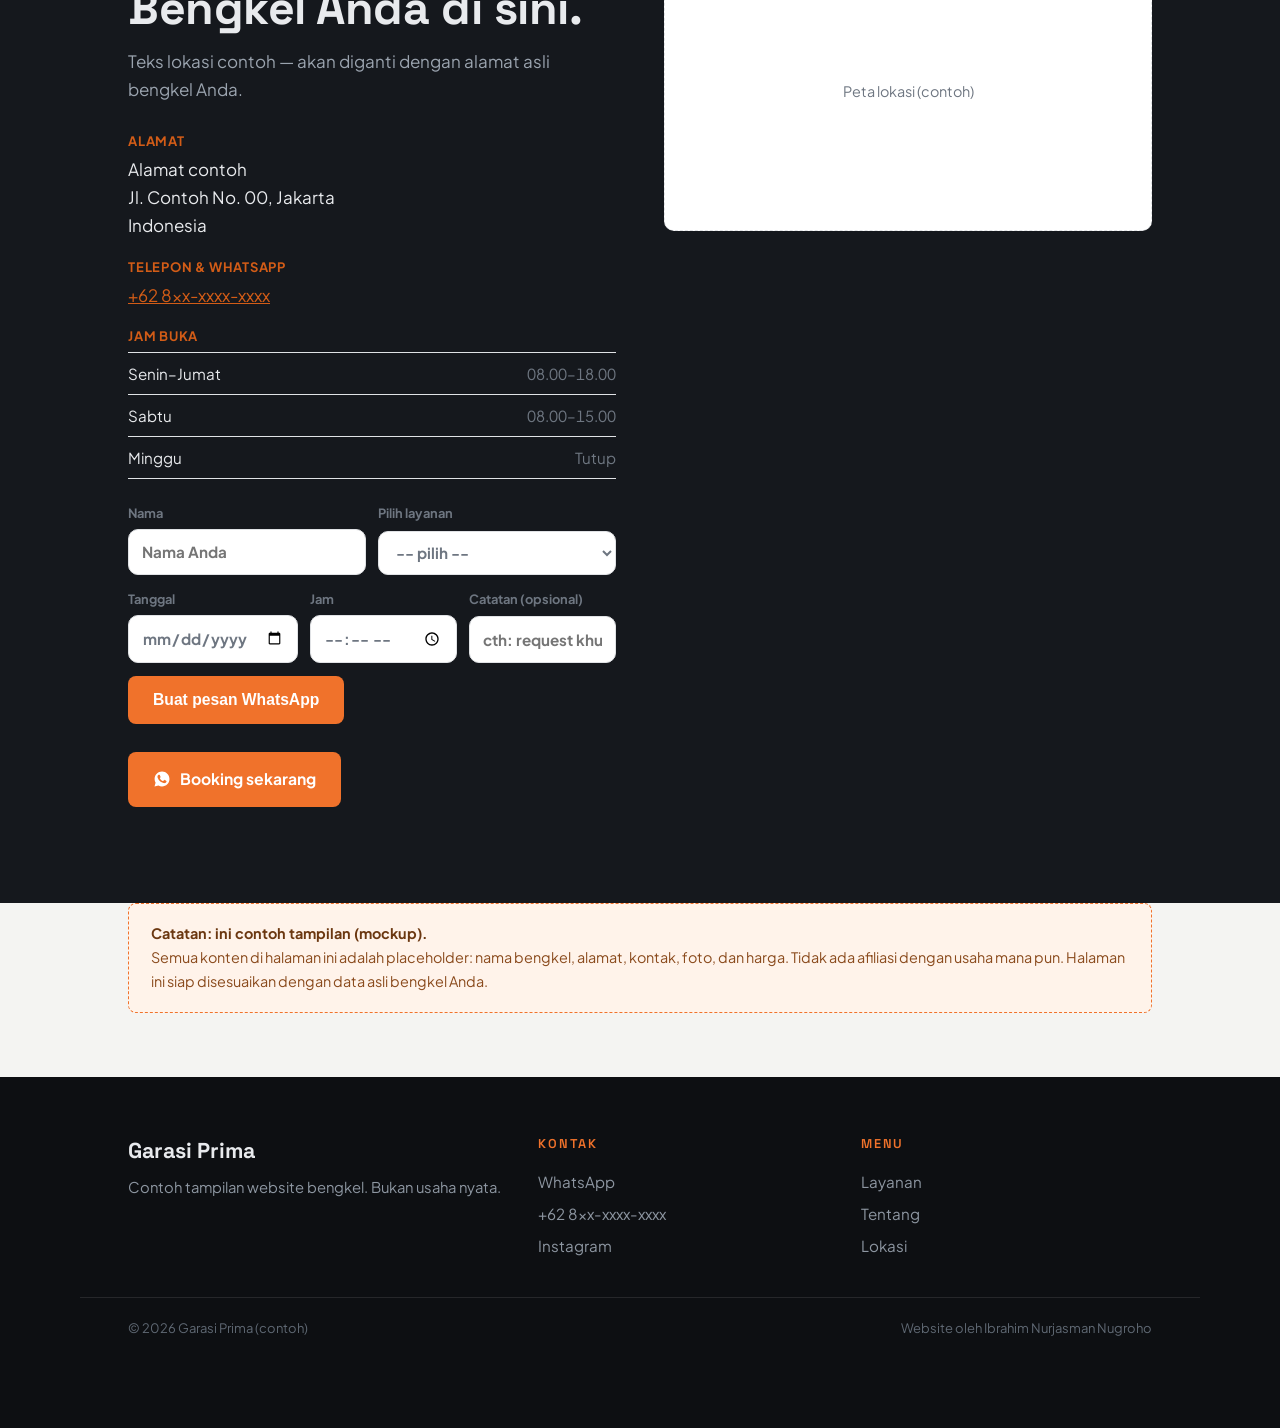
<file: bengkel-demo/index.html>
<!doctype html>
<html lang="id">
<head>
<meta charset="utf-8">
<meta name="viewport" content="width=device-width, initial-scale=1">
<title>Garasi Prima — Bengkel Servis Motor &amp; Mobil (Contoh Website)</title>
<meta name="description" content="Contoh website bengkel: daftar layanan servis, booking, dan lokasi. Halaman contoh, bukan usaha nyata.">
<meta name="robots" content="noindex">
<link rel="preconnect" href="https://fonts.googleapis.com">
<link rel="preconnect" href="https://fonts.gstatic.com" crossorigin>
<link href="https://fonts.googleapis.com/css2?family=Space+Grotesk:wght@400;500;600;700&family=Plus+Jakarta+Sans:wght@400;500;600;700&display=swap" rel="stylesheet">
<style>
/* ---------- tokens ---------- */
:root{
  --carbon:#15181D;
  --carbon-tua:#0D0F12;
  --steel:#232830;
  --oranye:#F0722B;
  --oranye-tua:#D25C17;
  --krem:#F4F4F2;
  --abu:#6E7681;
  --garis:#E0E2E5;
  --garis-gelap:#2E343D;
  --teks:#1B1F26;
  --display:"Space Grotesk",system-ui,sans-serif;
  --sans:"Plus Jakarta Sans",system-ui,-apple-system,"Segoe UI",Roboto,sans-serif;
  --wrap:1120px;
  --pad:clamp(1.25rem,5vw,3rem);
}
*,*::before,*::after{box-sizing:border-box}
body{margin:0;background:var(--krem);color:var(--teks);font-family:var(--sans);font-size:clamp(1rem,.97rem + .15vw,1.0625rem);line-height:1.65;-webkit-font-smoothing:antialiased}
img{max-width:100%;display:block;height:auto}
a{color:inherit}
h1,h2,h3,p,figure,ul,dl,dd{margin:0}
ul{margin:0;padding:0;list-style:none}
:focus-visible{outline:3px solid var(--oranye);outline-offset:3px}
.wrap{max-width:var(--wrap);margin-inline:auto;padding-inline:var(--pad)}
.section{padding-block:clamp(3.5rem,8vw,6rem)}
.section--gelap{background:var(--carbon);color:#E8EAED}
.eyebrow{font-family:var(--display);font-size:.8125rem;font-weight:600;letter-spacing:.16em;text-transform:uppercase;color:var(--oranye-tua);margin-bottom:.6rem}
.section--gelap .eyebrow{color:var(--oranye)}
.h2{font-family:var(--display);font-weight:700;font-size:clamp(1.9rem,1.3rem + 2.4vw,2.9rem);line-height:1.1;letter-spacing:-.01em}
.lead{color:var(--abu, #64748B);max-width:56ch;margin-top:.85rem}
.section--gelap .lead{color:#9AA3AE}
.btn{display:inline-flex;align-items:center;gap:.55rem;font-weight:700;font-size:.98rem;padding:.85rem 1.5rem;border-radius:8px;text-decoration:none;border:1px solid transparent;transition:all .18s ease}
.btn--oranye{background:var(--oranye);color:#fff}
.btn--oranye:hover{background:var(--oranye-tua)}
.btn--ghost{border-color:#3B424D;color:#E8EAED;background:transparent}
.btn--ghost:hover{border-color:var(--oranye);color:var(--oranye)}
.hdr{position:sticky;top:0;z-index:50;background:rgba(21,24,29,.96);backdrop-filter:blur(10px);border-bottom:1px solid var(--garis-gelap)}
.hdr__in{max-width:var(--wrap);margin-inline:auto;padding:.7rem var(--pad);display:flex;align-items:center;justify-content:space-between;gap:1rem}
.brand{display:flex;align-items:center;gap:.7rem;text-decoration:none;color:#E8EAED}
.brand__mark{width:38px;height:38px;flex:none;border-radius:8px;background:var(--oranye);display:grid;place-items:center}
.brand b{font-family:var(--display);font-weight:700;font-size:1.15rem;letter-spacing:-.01em;line-height:1.05;display:block}
.brand span{display:block;font-weight:500;font-size:.7rem;color:#9AA3AE;letter-spacing:.06em}
.hdr__nav{display:none;gap:1.6rem;font-size:.92rem;font-weight:500}
.hdr__nav a{text-decoration:none;color:#9AA3AE}
.hdr__nav a:hover{color:var(--oranye)}
@media(min-width:940px){.hdr__nav{display:flex}}
.hdr .btn{padding:.6rem 1.1rem;font-size:.88rem}
.hero{background:var(--carbon);color:#E8EAED;overflow:hidden}
.hero__in{max-width:var(--wrap);margin-inline:auto;padding:clamp(2.5rem,7vw,4.5rem) var(--pad) 0;display:grid;gap:clamp(2rem,5vw,3.5rem)}
@media(min-width:900px){.hero__in{grid-template-columns:1.05fr .95fr;align-items:center;padding-bottom:clamp(2.5rem,7vw,4.5rem)}}
.hero h1{font-family:var(--display);font-weight:700;font-size:clamp(2.4rem,1.3rem + 5vw,4.2rem);line-height:1.02;letter-spacing:-.02em}
.hero h1 em{font-style:normal;color:var(--oranye)}
.hero p{color:#9AA3AE;margin-top:1.35rem;max-width:46ch;font-size:1.05rem}
.hero__cta{display:flex;flex-wrap:wrap;gap:.75rem;margin-top:2rem}
@media(max-width:520px){.hero__cta{flex-direction:column;align-items:stretch}.hero__cta .btn{justify-content:center}}
.hero__fig{position:relative;margin:0}
.hero__fig img{width:100%;aspect-ratio:4/5;max-height:min(64vh,560px);object-fit:cover;border-radius:10px}
@media(min-width:900px){.hero__fig img{aspect-ratio:auto;height:clamp(420px,66vh,600px);max-height:none}}
.hero__tag{position:absolute;left:0;bottom:1.4rem;background:var(--oranye);color:#fff;padding:.7rem 1.1rem;border-radius:8px;font-size:.875rem;line-height:1.4;max-width:16rem}
.hero__tag b{display:block;font-weight:700}
.hero__tag span{color:#FFE1CF}
.fakta{background:var(--steel);color:#E8EAED;border-block:1px solid var(--garis-gelap)}
.fakta ul{max-width:var(--wrap);margin-inline:auto;padding-inline:var(--pad);display:grid}
@media(min-width:760px){.fakta ul{grid-template-columns:repeat(4,1fr)}}
.fakta li{padding:1.35rem 0;border-bottom:1px solid var(--garis-gelap)}
.fakta li:last-child{border-bottom:0}
@media(min-width:760px){.fakta li{border-bottom:0;border-right:1px solid var(--garis-gelap);padding:1.5rem 1.5rem}.fakta li:first-child{padding-left:0}.fakta li:last-child{border-right:0}}
.fakta b{display:block;font-family:var(--display);font-weight:600;font-size:1.15rem;line-height:1.2;color:var(--oranye)}
.fakta span{display:block;font-size:.85rem;color:#9AA3AE;margin-top:.15rem}
.layanan{display:grid;gap:1rem}
@media(min-width:700px){.layanan{grid-template-columns:repeat(2,1fr)}}
.layanan__item{background:#fff;border:1px solid var(--garis, #D8DEE4);border-radius:12px;padding:1.5rem;display:flex;justify-content:space-between;gap:1.25rem;align-items:flex-start}
.layanan__item b{font-family:var(--display);font-weight:600;font-size:1.1rem;display:block}
.layanan__item p{color:var(--abu, #64748B);font-size:.92rem;margin-top:.25rem}
.layanan__harga{font-family:var(--display);font-weight:700;font-size:1.05rem;color:var(--oranye-tua);white-space:nowrap}
.proses{display:grid;gap:1rem;margin-top:2rem;counter-reset:proses}
@media(min-width:760px){.proses{grid-template-columns:repeat(3,1fr)}}
.proses li{background:rgba(255,255,255,.04);border:1px solid var(--garis-gelap);border-radius:12px;padding:1.35rem;display:flex;gap:.9rem;align-items:flex-start}
.proses li::before{counter-increment:proses;content:counter(proses);flex:none;width:32px;height:32px;border-radius:8px;background:var(--oranye);color:#fff;display:grid;place-items:center;font-weight:700;font-size:.9rem;font-family:var(--display)}
.proses b{display:block;color:#fff}
.proses span{color:#9AA3AE;font-size:.9rem}
.tentang__in{display:grid;gap:clamp(2rem,5vw,3.5rem)}
@media(min-width:900px){.tentang__in{grid-template-columns:.95fr 1.05fr;align-items:center}}
.tentang img{width:100%;aspect-ratio:4/3;object-fit:cover;border-radius:12px}
.tentang p + p{margin-top:1rem}
.galeri{display:grid;grid-template-columns:repeat(2,1fr);gap:.6rem}
.galeri figure{margin:0;overflow:hidden;aspect-ratio:1;border-radius:8px}
.galeri img{width:100%;height:100%;object-fit:cover}
@media(min-width:760px){.galeri{grid-template-columns:repeat(4,1fr)}}
.lokasi__in{display:grid;gap:clamp(2rem,5vw,3rem)}
@media(min-width:900px){.lokasi__in{grid-template-columns:1fr 1fr;align-items:start}}
.lokasi dl{margin:1.75rem 0 0;display:grid;gap:1.1rem}
.lokasi dt{font-size:.8125rem;font-weight:700;color:var(--oranye-tua);margin-bottom:.15rem;text-transform:uppercase;letter-spacing:.06em}
.lokasi dd a{color:var(--oranye-tua)}
.jam{margin-top:.25rem;border-top:1px solid var(--garis, #D8DEE4)}
.jam div{display:flex;justify-content:space-between;gap:1rem;padding:.5rem 0;border-bottom:1px solid var(--garis, #D8DEE4);font-size:.95rem}
.jam div span:last-child{color:var(--abu, #64748B);font-variant-numeric:tabular-nums}
.peta{border:1.5px dashed var(--garis, #D8DEE4);border-radius:10px;min-height:280px;display:grid;place-items:center;background:#fff;color:var(--abu, #64748B);font-size:.9rem}
.draf{border:1.5px dashed var(--oranye);background:#FFF3EA;padding:1.15rem 1.35rem;font-size:.9rem;color:#8A4A1C;max-width:var(--wrap);margin-inline:auto;border-radius:8px}
.draf b{color:#6B3710}
.ftr{background:var(--carbon-tua);color:#8D96A1;padding-top:clamp(2.5rem,6vw,3.5rem);padding-bottom:clamp(4.5rem,8vw,5.5rem)}
.ftr__in{display:grid;gap:2rem}
@media(min-width:760px){.ftr__in{grid-template-columns:1.3fr 1fr 1fr}}
.ftr h3{font-family:var(--display);font-size:.8rem;font-weight:600;color:var(--oranye);margin-bottom:.7rem;text-transform:uppercase;letter-spacing:.14em}
.ftr a{color:#8D96A1;text-decoration:none}
.ftr a:hover{color:#fff;text-decoration:underline}
.ftr li{padding:.22rem 0;font-size:.95rem}
.ftr__brand b{font-family:var(--display);font-size:1.35rem;font-weight:700;color:#E8EAED;display:block;margin-bottom:.4rem}
.ftr__brand p{font-size:.925rem;max-width:34ch}
.ftr__bawah{margin-top:2.25rem;padding-top:1.25rem;border-top:1px solid rgba(255,255,255,.1);font-size:.8125rem;color:#5F6873;display:flex;flex-wrap:wrap;gap:.5rem 1.5rem;justify-content:space-between}
.wa-float{position:fixed;right:1rem;bottom:1rem;z-index:60;width:56px;height:56px;border-radius:50%;background:#25D366;color:#fff;display:grid;place-items:center;box-shadow:0 10px 26px -8px rgba(0,0,0,.6);text-decoration:none;transition:transform .18s ease}
.wa-float:hover{transform:translateY(-2px)}
@media(min-width:900px){.wa-float{right:1.5rem;bottom:1.5rem}}
@media(prefers-reduced-motion:no-preference){
  .reveal{opacity:0;transform:translateY(14px);animation:naik .7s cubic-bezier(.22,.7,.3,1) forwards}
  .hero__fig{opacity:0;animation:naik .85s cubic-bezier(.22,.7,.3,1) .16s forwards}
  @keyframes naik{to{opacity:1;transform:none}}
}

/* ---------- phase-1: open badge / sticky cta / wa composer ---------- */
.badge-open{display:inline-flex;align-items:center;gap:.45rem;font-family:var(--sans);font-size:.8rem;font-weight:700;padding:.32rem .75rem;border-radius:999px;background:#E8F7EE;color:#146C43;margin-bottom:.9rem;border:1px solid #BFE8CF}
.badge-open::before{content:"";width:8px;height:8px;border-radius:50%;background:#1DA753;flex:none}
.badge-open.is-closed{background:#FDECEC;color:#B02A2A;border-color:#F5C6C6}
.badge-open.is-closed::before{background:#E03E3E}
.cta-bar{position:fixed;left:0;right:0;bottom:0;z-index:70;display:flex;gap:.6rem;padding:.65rem .9rem calc(.65rem + env(safe-area-inset-bottom));background:rgba(255,255,255,.97);border-top:1px solid var(--garis, #D8DEE4);backdrop-filter:blur(8px)}
.cta-bar .btn{flex:1;justify-content:center;padding:.7rem .9rem;font-size:.92rem;margin:0}
.cta-bar .btn--bar-ghost{background:#fff;border:1px solid var(--garis, #D8DEE4);color:inherit}
@media(min-width:760px){.cta-bar{display:none}}
@media(max-width:759px){body{padding-bottom:4.5rem}.wa-float{bottom:4.7rem}}
.pesan{display:grid;gap:.85rem;margin-top:1.5rem;max-width:38rem}
.pesan__grid{display:grid;gap:.75rem}
.pesan__grid--2{grid-template-columns:1fr}
@media(min-width:560px){.pesan__grid--2{grid-template-columns:1fr 1fr}}
.pesan__grid--3{grid-template-columns:1fr}
@media(min-width:560px){.pesan__grid--3{grid-template-columns:1fr 1fr 1fr}}
.pesan label{display:grid;gap:.3rem;font-size:.8rem;font-weight:700;color:var(--abu, #64748B);text-align:left}
.pesan input,.pesan select{font:inherit;font-size:.95rem;padding:.6rem .8rem;border:1px solid var(--garis, #D8DEE4);border-radius:10px;background:#fff;color:inherit;width:100%}
.pesan input:focus-visible,.pesan select:focus-visible{outline:3px solid #94A3B8;outline-offset:2px}
.pesan__preview{display:none;border:1.5px dashed #CBD5E1;border-radius:12px;background:#F8FAFC;padding:1rem;font-size:.92rem;white-space:pre-line;color:#334155}
.pesan__preview.show{display:block}
.pesan__preview .btn{margin-top:.85rem}
.pesan__actions{display:flex;gap:.6rem;flex-wrap:wrap;align-items:center}

</style>
</head>
<body>

<header class="hdr">
  <div class="hdr__in">
    <a class="brand" href="#atas">
      <span class="brand__mark" aria-hidden="true"><svg width="20" height="20" viewBox="0 0 24 24" fill="none" stroke="#ffffff" stroke-width="1.9" stroke-linecap="round" stroke-linejoin="round"><path d="M14.7 6.3a5 5 0 0 0-6.9 6L3 17.1V21h3.9l4.8-4.8a5 5 0 0 0 6-6.9l-3 3-2.9-.1-.1-2.9 3-3Z"/></svg></span>
      <b>Garasi Prima<span>Servis Motor &amp; Mobil — Contoh</span></b>
    </a>
    <nav class="hdr__nav" aria-label="Navigasi utama">
      <a href="#layanan">Layanan</a>
      <a href="#tentang">Tentang</a>
      <a href="#galeri">Galeri</a>
      <a href="#lokasi">Lokasi</a>
    </nav>
    <a class="btn btn--oranye" href="#" target="_blank" rel="noopener">Booking Servis</a>
  </div>
</header>

<main id="atas">

  <section class="hero">
    <div class="hero__in">
      <div>
        <h1 class="reveal">Servis tepat,<em>harga transparan.</em></h1>
        <p class="reveal">Bengkel dengan mekanik berpengalaman dan peralatan lengkap. Estimasi dulu, kerja kemudian &mdash; tanpa biaya kejutan.</p>
        <span class="badge-open" id="open-badge">Cek jam buka…</span>
        <div class="hero__cta reveal">
          <a class="btn btn--oranye" href="#" target="_blank" rel="noopener">
            <svg width="18" height="18" viewBox="0 0 24 24" fill="currentColor" aria-hidden="true"><path d="M12.04 2C6.58 2 2.13 6.45 2.13 11.91c0 1.75.46 3.45 1.32 4.95L2 22l5.25-1.38a9.9 9.9 0 0 0 4.79 1.22h.01c5.46 0 9.91-4.45 9.91-9.91S17.5 2 12.04 2Zm5.8 14.08c-.25.69-1.45 1.32-2 1.4-.51.08-1.16.11-1.87-.12-.43-.14-.99-.32-1.7-.63-2.99-1.29-4.94-4.3-5.09-4.5-.15-.2-1.22-1.62-1.22-3.1s.78-2.2 1.05-2.5c.28-.3.6-.38.8-.38l.58.01c.19 0 .43-.07.68.52.25.6.86 2.07.94 2.22.07.15.12.33.02.53-.1.2-.15.32-.3.5-.15.17-.31.39-.44.52-.15.15-.3.31-.13.6.17.3.76 1.25 1.63 2.03 1.12 1 2.06 1.3 2.36 1.45.3.15.47.13.64-.08.17-.2.74-.86.94-1.16.2-.3.4-.25.67-.15.27.1 1.72.81 2.01.96.3.15.5.22.57.35.07.12.07.72-.18 1.41Z"/></svg>
            Booking via WhatsApp
          </a>
          <a class="btn btn--ghost" href="#layanan">Lihat layanan</a>
        </div>
      </div>
      <figure class="hero__fig">
        <img src="assets/ph-hero.jpg" alt="Area servis bengkel (foto contoh)" width="900" height="1200">
        <figcaption class="hero__tag"><b>Buka 08.00 &ndash; 18.00</b><span>Senin sampai Sabtu</span></figcaption>
      </figure>
    </div>
  </section>

  <section class="fakta" aria-label="Ringkasan bengkel">
    <ul>
      <li>
        <b>Estimasi Gratis</b>
        <span>Diagnosa awal tanpa biaya</span>
      </li>
      <li>
        <b>Garansi Servis</b>
        <span>7 hari untuk keluhan yang sama</span>
      </li>
      <li>
        <b>Spare Part Original</b>
        <span>Bergaransi resmi</span>
      </li>
      <li>
        <b>Booking Online</b>
        <span>Datang langsung dilayani</span>
      </li>
    </ul>
  </section>

  <section class="section" id="layanan">
    <div class="wrap">
      <p class="eyebrow">Layanan</p>
      <h2 class="h2">Layanan &amp; estimasi harga</h2>
      <p class="lead" style="margin-bottom:2rem">Daftar di bawah ini contoh &mdash; akan diganti dengan layanan dan harga asli bengkel Anda.</p>

      <div class="layanan">
        <div class="layanan__item"><div><b>Servis Ringan</b><p>Ganti oli, cek rem, cek lampu &amp; aki</p></div><span class="layanan__harga">Mulai Rp 75.000</span></div>
        <div class="layanan__item"><div><b>Servis Berkala Lengkap</b><p>Sesuai jadwal pabrikan, 20+ titik pemeriksaan</p></div><span class="layanan__harga">Mulai Rp 350.000</span></div>
        <div class="layanan__item"><div><b>Ganti Oli &amp; Filter</b><p>Oli mesin, filter oli, dan pengecekan ringan</p></div><span class="layanan__harga">Mulai Rp 150.000</span></div>
        <div class="layanan__item"><div><b>Servis Rem</b><p>Kampas, cakram, minyak rem, dan bleeding</p></div><span class="layanan__harga">Mulai Rp 120.000</span></div>
        <div class="layanan__item"><div><b>Servis AC Mobil</b><p>Cek kebocoran, isi freon, cuci evaporator</p></div><span class="layanan__harga">Mulai Rp 250.000</span></div>
        <div class="layanan__item"><div><b>Cek Kelistrikan</b><p>Scanner diagnostik dan cek sensor</p></div><span class="layanan__harga">Mulai Rp 100.000</span></div>
      </div>

      <h3 class="h2" style="font-size:1.3rem;margin-top:2.5rem">Cara booking</h3>
      <ol class="proses">
        <li><div><b>Chat WhatsApp</b><span>Sebutkan keluhan dan tipe kendaraan</span></div></li>
        <li><div><b>Dapat estimasi</b><span>Kami sampaikan perkiraan biaya dan waktu</span></div></li>
        <li><div><b>Datang &amp; servis</b><span>Pengerjaan sesuai antrian yang dipesan</span></div></li>
      </ol>
    </div>
  </section>

  <section class="section section--gelap tentang" id="tentang">
    <div class="wrap tentang__in">
      <figure>
        <img src="assets/ph-about.jpg" alt="Mekanik sedang bekerja (foto contoh)" width="1000" height="750">
      </figure>
      <div>
        <p class="eyebrow">Tentang</p>
        <h2 class="h2">Mekanik jujur, kerja rapi.</h2>
        <p class="lead">Garasi Prima adalah bengkel contoh. Kami menekankan diagnosa yang benar sebelum penggantian part, sehingga Anda tidak membayar untuk hal yang tidak perlu.</p>
        <p class="lead">Semua pengerjaan terdokumentasi dan disertai garansi servis.</p>
      </div>
    </div>
  </section>

  <section class="section" id="galeri">
    <div class="wrap">
      <p class="eyebrow">Galeri</p>
      <h2 class="h2">Area bengkel</h2>
      <p class="lead" style="margin-bottom:2rem">Foto contoh (placeholder) &mdash; bukan foto usaha mana pun.</p>
      <div class="galeri">
        <figure><img src="assets/ph-g1.jpg" alt="Ruang servis (foto contoh)" loading="lazy"></figure>
        <figure><img src="assets/ph-g2.jpg" alt="Peralatan diagnostik (foto contoh)" loading="lazy"></figure>
        <figure><img src="assets/ph-g3.jpg" alt="Pit servis kendaraan (foto contoh)" loading="lazy"></figure>
        <figure><img src="assets/ph-g4.jpg" alt="Area tunggu pelanggan (foto contoh)" loading="lazy"></figure>
      </div>
    </div>
  </section>

  <section class="section section--gelap lokasi" id="lokasi">
    <div class="wrap lokasi__in">
      <div>
        <p class="eyebrow">Lokasi &amp; jam buka</p>
        <h2 class="h2">Bengkel Anda di sini.</h2>
        <p class="lead" style="margin-top:.85rem">Teks lokasi contoh &mdash; akan diganti dengan alamat asli bengkel Anda.</p>

        <dl>
          <div>
            <dt>Alamat</dt>
            <dd>Alamat contoh<br>Jl. Contoh No. 00, Jakarta<br>Indonesia</dd>
          </div>
          <div>
            <dt>Telepon &amp; WhatsApp</dt>
            <dd><a href="#">+62 8xx-xxxx-xxxx</a></dd>
          </div>
          <div>
            <dt>Jam buka</dt>
            <dd>
              <div class="jam">
                <div><span>Senin&ndash;Jumat</span><span>08.00&ndash;18.00</span></div>
                <div><span>Sabtu</span><span>08.00&ndash;15.00</span></div>
                <div><span>Minggu</span><span>Tutup</span></div>
              </div>
            </dd>
          </div>
        </dl>

        <form class="pesan" id="pesan-form">
  <div class="pesan__grid pesan__grid--2">
    <label>Nama<input type="text" name="nama" placeholder="Nama Anda" required></label>
    <label>Pilih layanan<select name="layanan" required><option value="">-- pilih --</option><option>Servis Ringan</option><option>Servis Berkala Lengkap</option><option>Ganti Oli &amp; Filter</option><option>Servis Rem</option><option>Servis AC Mobil</option><option>Cek Kelistrikan</option></select></label>
  </div>
  <div class="pesan__grid pesan__grid--3">
    <label>Tanggal<input type="date" name="tanggal" required></label>
    <label>Jam<input type="time" name="jam" required></label>
    <label>Catatan (opsional)<input type="text" name="catatan" placeholder="cth: request khusus"></label>
  </div>
  <div class="pesan__actions"><button class="btn btn--oranye" type="submit">Buat pesan WhatsApp</button></div>
  <div class="pesan__preview" id="pesan-preview">
    <p id="pesan-text" style="margin:0"></p>
    <a class="btn btn--oranye" id="pesan-wa-link" href="#" target="_blank" rel="noopener" style="display:none">Buka di WhatsApp</a>
  </div>
</form>

        <div style="margin-top:1.75rem">
          <a class="btn btn--oranye" href="#" target="_blank" rel="noopener">
            <svg width="18" height="18" viewBox="0 0 24 24" fill="currentColor" aria-hidden="true"><path d="M12.04 2C6.58 2 2.13 6.45 2.13 11.91c0 1.75.46 3.45 1.32 4.95L2 22l5.25-1.38a9.9 9.9 0 0 0 4.79 1.22h.01c5.46 0 9.91-4.45 9.91-9.91S17.5 2 12.04 2Zm5.8 14.08c-.25.69-1.45 1.32-2 1.4-.51.08-1.16.11-1.87-.12-.43-.14-.99-.32-1.7-.63-2.99-1.29-4.94-4.3-5.09-4.5-.15-.2-1.22-1.62-1.22-3.1s.78-2.2 1.05-2.5c.28-.3.6-.38.8-.38l.58.01c.19 0 .43-.07.68.52.25.6.86 2.07.94 2.22.07.15.12.33.02.53-.1.2-.15.32-.3.5-.15.17-.31.39-.44.52-.15.15-.3.31-.13.6.17.3.76 1.25 1.63 2.03 1.12 1 2.06 1.3 2.36 1.45.3.15.47.13.64-.08.17-.2.74-.86.94-1.16.2-.3.4-.25.67-.15.27.1 1.72.81 2.01.96.3.15.5.22.57.35.07.12.07.72-.18 1.41Z"/></svg>
            Booking sekarang
          </a>
        </div>
      </div>

      <div class="peta" role="img" aria-label="Peta lokasi (contoh)">Peta lokasi (contoh)</div>
    </div>
  </section>

  <div class="wrap" style="padding-bottom:clamp(2.5rem,6vw,4rem)">
    <div class="draf">
      <b>Catatan: ini contoh tampilan (mockup).</b><br>
      Semua konten di halaman ini adalah placeholder: nama bengkel, alamat, kontak, foto, dan harga. Tidak ada afiliasi dengan usaha mana pun. Halaman ini siap disesuaikan dengan data asli bengkel Anda.
    </div>
  </div>

</main>

<footer class="ftr">
  <div class="wrap ftr__in">
    <div class="ftr__brand">
      <b>Garasi Prima</b>
      <p>Contoh tampilan website bengkel. Bukan usaha nyata.</p>
    </div>
    <div>
      <h3>Kontak</h3>
      <ul>
        <li><a href="#">WhatsApp</a></li>
        <li><a href="#">+62 8xx-xxxx-xxxx</a></li>
        <li><a href="#">Instagram</a></li>
      </ul>
    </div>
    <div>
      <h3>Menu</h3>
      <ul>
        <li><a href="#layanan">Layanan</a></li>
        <li><a href="#tentang">Tentang</a></li>
        <li><a href="#lokasi">Lokasi</a></li>
      </ul>
    </div>
  </div>
  <div class="wrap ftr__bawah">
    <span>&copy; 2026 Garasi Prima (contoh)</span>
    <span>Website oleh Ibrahim Nurjasman Nugroho</span>
  </div>
</footer>

<a class="wa-float" href="#" target="_blank" rel="noopener" aria-label="Hubungi bengkel lewat WhatsApp (contoh)">
  <svg width="30" height="30" viewBox="0 0 24 24" fill="currentColor" aria-hidden="true"><path d="M12.04 2C6.58 2 2.13 6.45 2.13 11.91c0 1.75.46 3.45 1.32 4.95L2 22l5.25-1.38a9.9 9.9 0 0 0 4.79 1.22h.01c5.46 0 9.91-4.45 9.91-9.91S17.5 2 12.04 2Zm5.8 14.08c-.25.69-1.45 1.32-2 1.4-.51.08-1.16.11-1.87-.12-.43-.14-.99-.32-1.7-.63-2.99-1.29-4.94-4.3-5.09-4.5-.15-.2-1.22-1.62-1.22-3.1s.78-2.2 1.05-2.5c.28-.3.6-.38.8-.38l.58.01c.19 0 .43-.07.68.52.25.6.86 2.07.94 2.22.07.15.12.33.02.53-.1.2-.15.32-.3.5-.15.17-.31.39-.44.52-.15.15-.3.31-.13.6.17.3.76 1.25 1.63 2.03 1.12 1 2.06 1.3 2.36 1.45.3.15.47.13.64-.08.17-.2.74-.86.94-1.16.2-.3.4-.25.67-.15.27.1 1.72.81 2.01.96.3.15.5.22.57.35.07.12.07.72-.18 1.41Z"/></svg>
</a>

<div class="cta-bar" aria-label="Aksi cepat">
  <a class="btn btn--oranye" href="#lokasi">Booking</a>
  <a class="btn btn--bar-ghost" href="#">WhatsApp</a>
</div>

<script>
function demoNotice(){alert('Ini halaman demo. Tombol ini akan terhubung ke WhatsApp / tautan resmi usaha Anda.');}
document.addEventListener('click', function(e){
  const a = e.target.closest('a[href="#"]');
  if(a){ e.preventDefault(); demoNotice(); }
});
</script>

<script>
(function(){
  var CFG = {name: "Garasi Prima", hours: [null,[8,18],[8,18],[8,18],[8,18],[8,18],[8,15]]};
  function updateBadge(){
    var el = document.getElementById('open-badge');
    if(!el) return;
    var now = new Date();
    var r = CFG.hours[now.getDay()];
    var h = now.getHours() + now.getMinutes() / 60;
    var open = !!(r && h >= r[0] && h < r[1]);
    el.textContent = open ? 'Buka sekarang' : 'Sedang tutup';
    el.classList.toggle('is-closed', !open);
  }
  updateBadge(); setInterval(updateBadge, 60000);

  var form = document.getElementById('pesan-form');
  if(form){
    form.addEventListener('submit', function(e){
      e.preventDefault();
      function g(n){ var f = form.querySelector('[name="' + n + '"]'); return f ? f.value.trim() : ''; }
      var nama = g('nama'), layanan = g('layanan'), tanggal = g('tanggal'), jam = g('jam'), catatan = g('catatan');
      
      var msg = 'Halo ' + CFG.name + '!\n\nSaya ' + nama + '.\nIngin booking: ' + layanan + '\nTanggal: ' + tanggal + '\nJam: ' + jam;
      if(catatan){ msg += '\nCatatan: ' + catatan; }
      msg += '\n\nTerima kasih.';
      var box = document.getElementById('pesan-preview');
      document.getElementById('pesan-text').textContent = msg + '\n\n(Demo: tombol di bawah mensimulasikan alur asli. Saat live, pesan langsung mengarah ke WhatsApp resmi usaha Anda.)';
      var wa = document.getElementById('pesan-wa-link');
      wa.href = 'https://wa.me/?text=' + encodeURIComponent(msg);
      wa.style.display = 'inline-flex';
      box.classList.add('show');
      box.scrollIntoView({behavior:'smooth', block:'nearest'});
    });
  }
})();
</script>
</body>
</html>
</file>
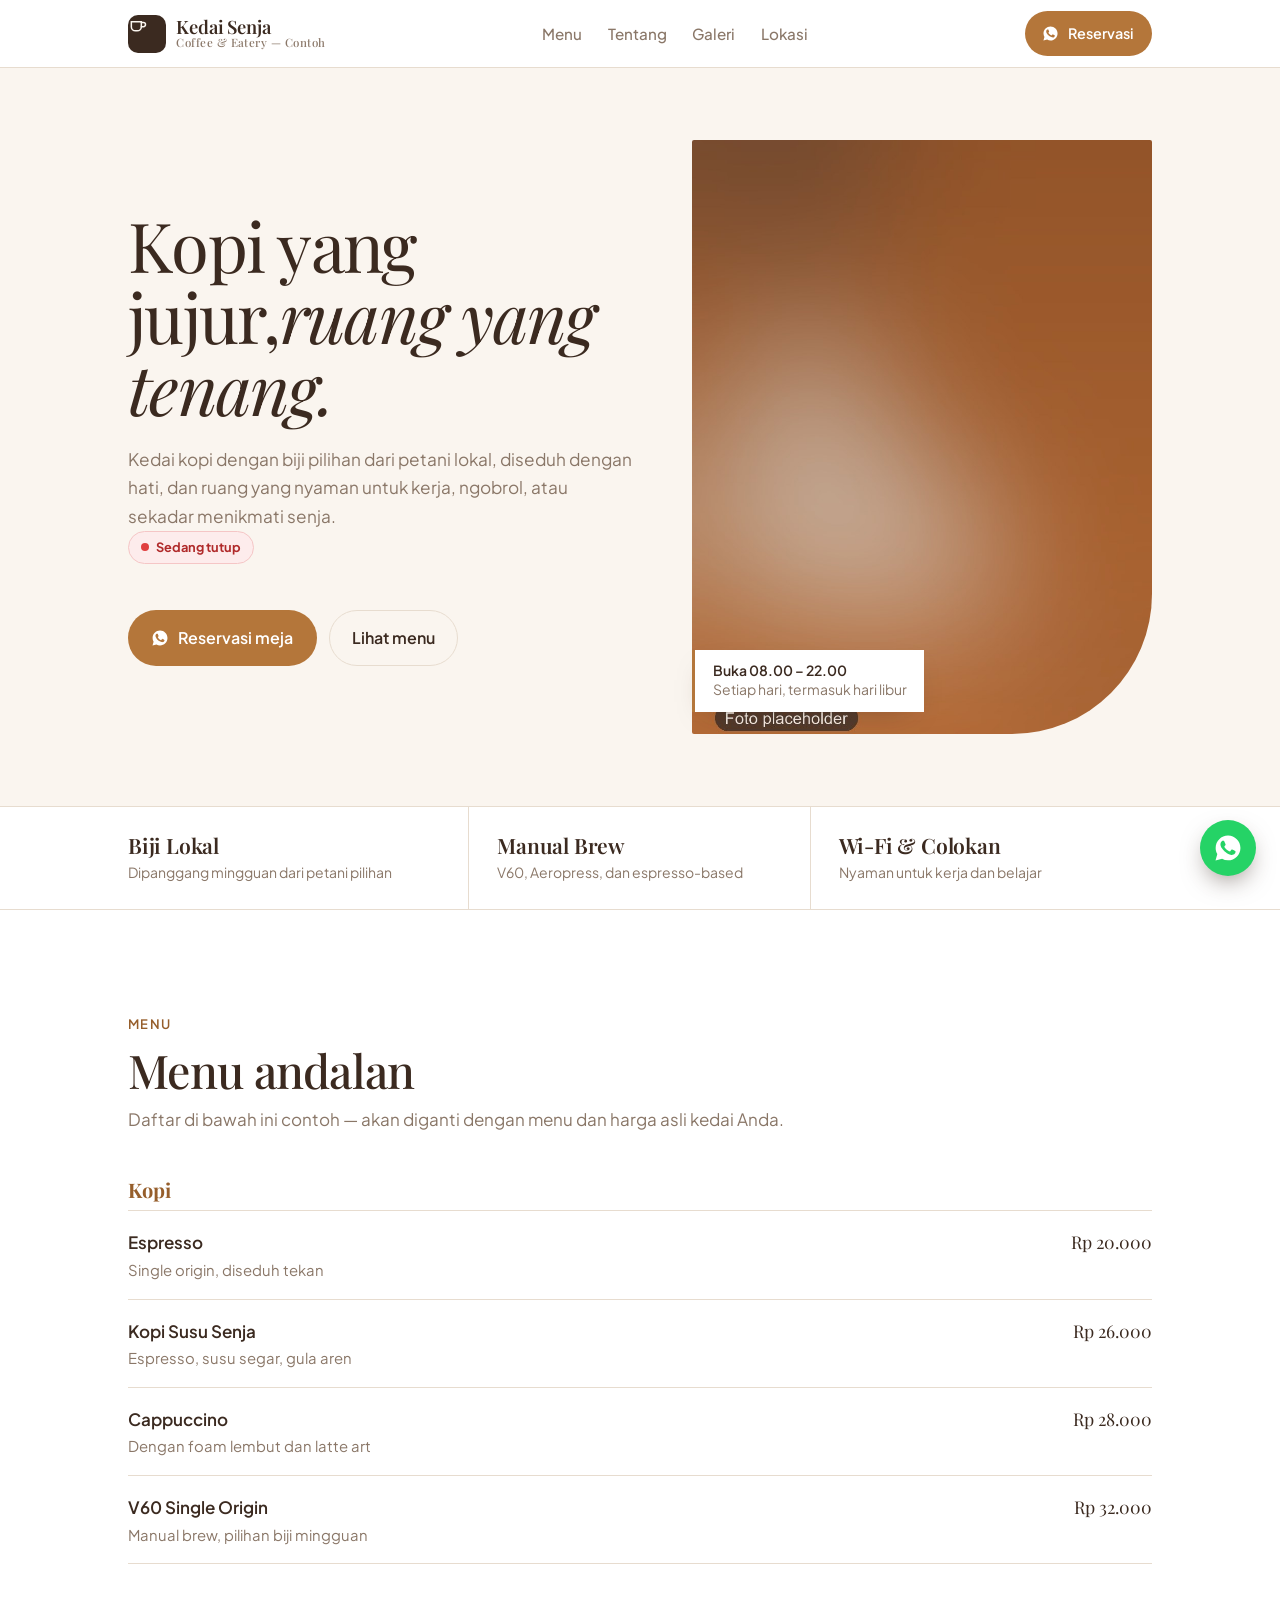
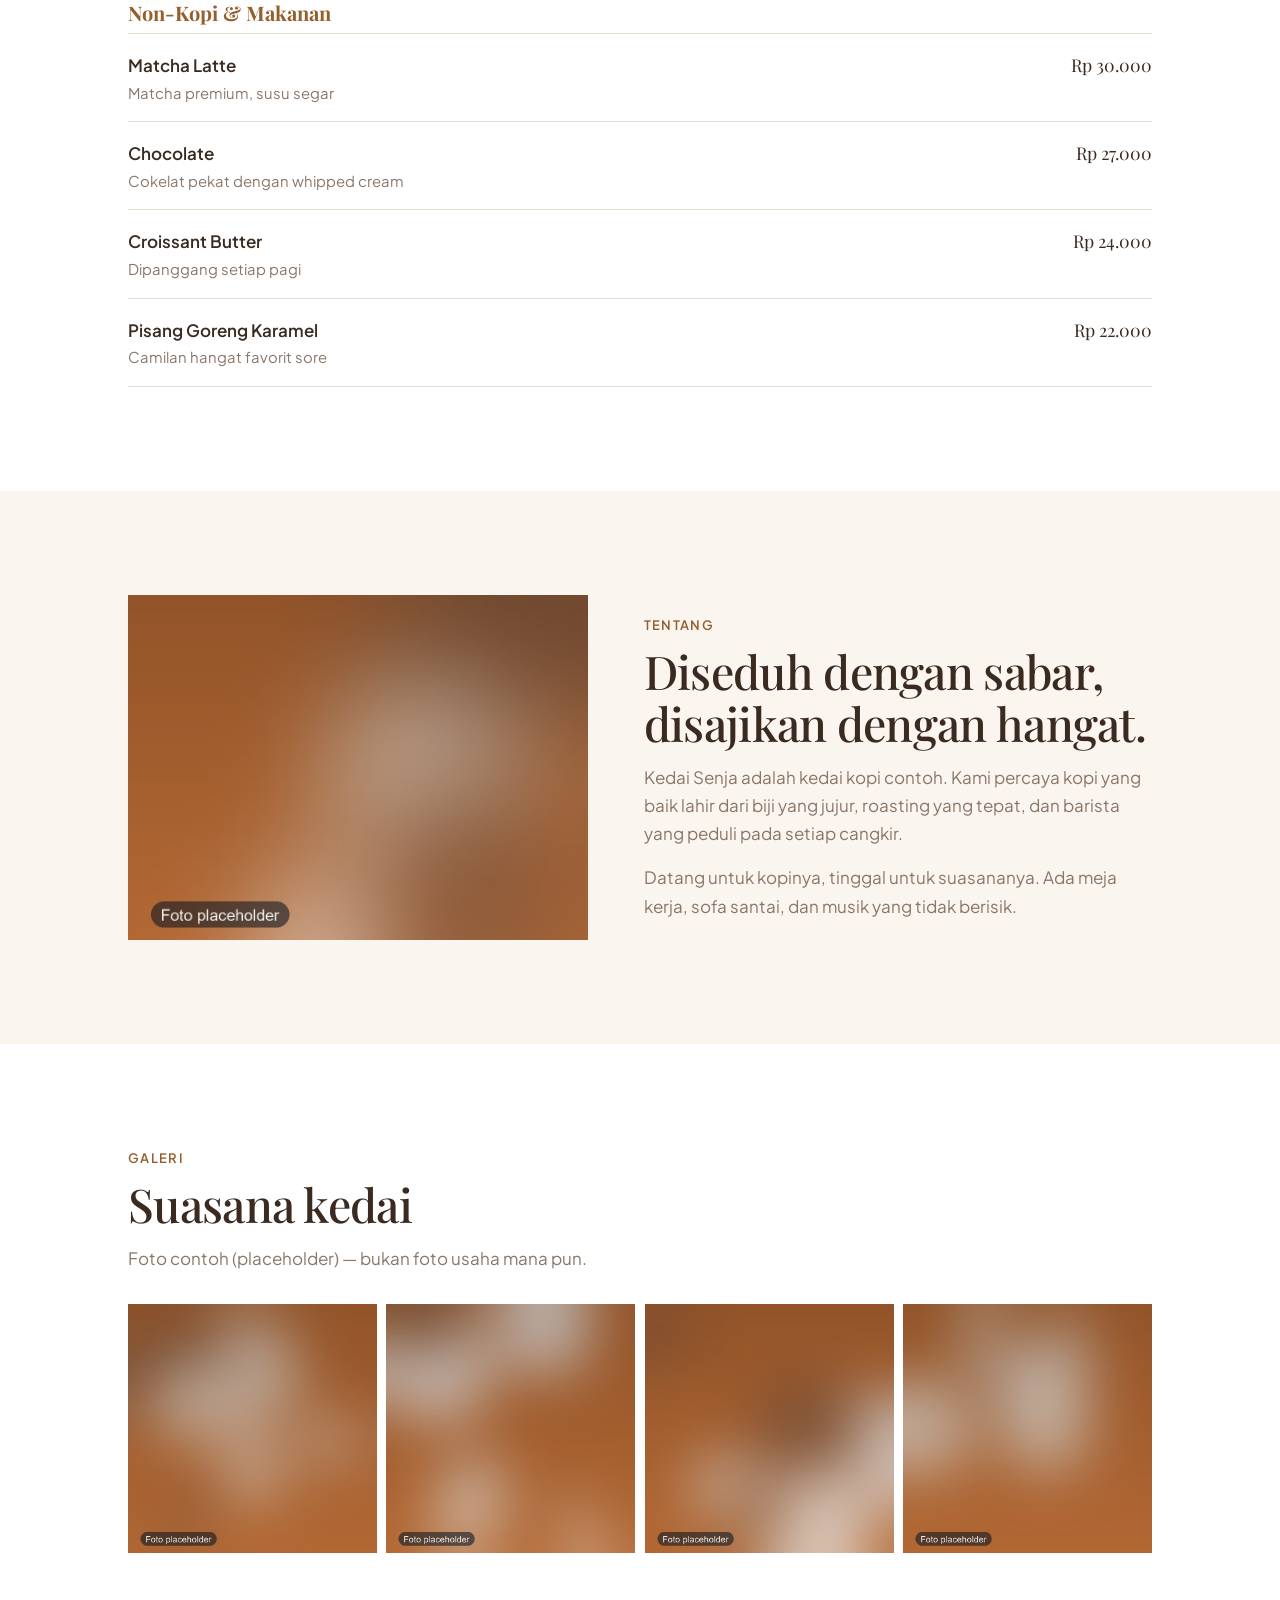
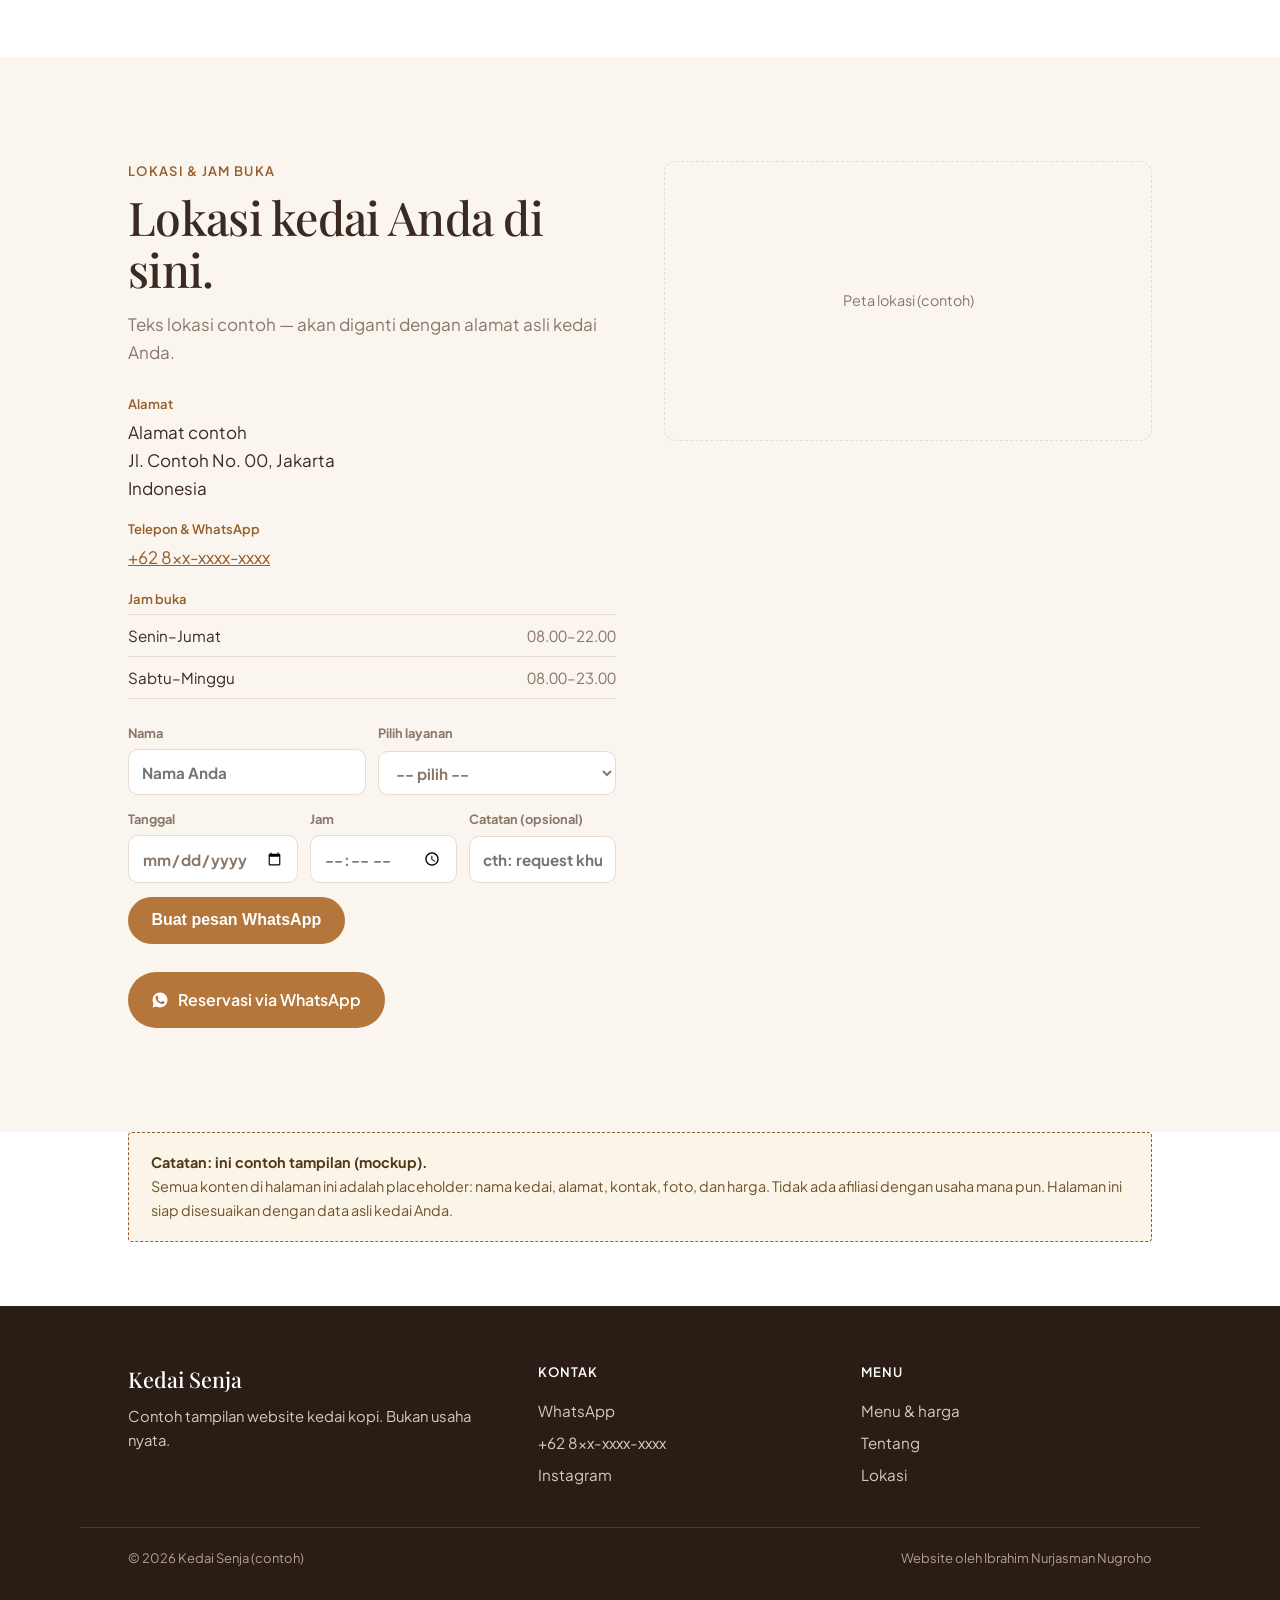
<file: cafe-demo/index.html>
<!doctype html>
<html lang="id">
<head>
<meta charset="utf-8">
<meta name="viewport" content="width=device-width, initial-scale=1">
<title>Kedai Senja — Coffee &amp; Eatery (Contoh Website)</title>
<meta name="description" content="Contoh website kedai kopi: menu, suasana, jam buka, dan reservasi. Halaman contoh, bukan usaha nyata.">
<meta name="robots" content="noindex">
<link rel="preconnect" href="https://fonts.googleapis.com">
<link rel="preconnect" href="https://fonts.gstatic.com" crossorigin>
<link href="https://fonts.googleapis.com/css2?family=Playfair+Display:ital,wght@0,400;0,500;0,600;1,500&family=Plus+Jakarta+Sans:wght@400;500;600;700&display=swap" rel="stylesheet">
<style>
/* ---------- tokens ---------- */
:root{
  --kopi:#3B2A20;
  --kopi-tua:#2A1D15;
  --karamel:#B4763A;
  --karamel-tua:#965E2B;
  --krem:#FAF5EF;
  --krem-tua:#F0E7DC;
  --putih:#FFFFFF;
  --abu:#8A7768;
  --garis:#E7DCCF;
  --serif:"Playfair Display",Georgia,serif;
  --sans:"Plus Jakarta Sans",system-ui,-apple-system,"Segoe UI",Roboto,sans-serif;
  --wrap:1120px;
  --pad:clamp(1.25rem,5vw,3rem);
}
*,*::before,*::after{box-sizing:border-box}
body{margin:0;background:var(--putih);color:var(--kopi);font-family:var(--sans);font-size:clamp(1rem,.97rem + .15vw,1.0625rem);line-height:1.65;-webkit-font-smoothing:antialiased}
img{max-width:100%;display:block;height:auto}
a{color:inherit}
h1,h2,h3,p,figure,ul,dl,dd{margin:0}
ul{margin:0;padding:0;list-style:none}
:focus-visible{outline:3px solid var(--karamel);outline-offset:3px;border-radius:2px}
.wrap{max-width:var(--wrap);margin-inline:auto;padding-inline:var(--pad)}
.section{padding-block:clamp(3.5rem,9vw,6.5rem)}
.section--krem{background:var(--krem)}
.eyebrow{font-size:.8125rem;font-weight:600;letter-spacing:.1em;text-transform:uppercase;color:var(--karamel-tua);margin-bottom:.6rem}
.h2{font-family:var(--serif);font-weight:500;font-size:clamp(1.9rem,1.3rem + 2.4vw,2.9rem);line-height:1.12;letter-spacing:-.015em}
.lead{color:var(--abu, #64748B);max-width:56ch;margin-top:.85rem}
.btn{display:inline-flex;align-items:center;gap:.55rem;font-weight:600;font-size:1rem;padding:.85rem 1.4rem;border-radius:999px;text-decoration:none;border:1px solid transparent;transition:background-color .18s ease,color .18s ease,border-color .18s ease}
.btn--wa{background:var(--karamel);color:var(--putih)}
.btn--wa:hover{background:var(--karamel-tua)}
.btn--ghost{border-color:var(--garis, #D8DEE4);color:var(--kopi);background:transparent}
.btn--ghost:hover{border-color:var(--karamel);color:var(--karamel-tua)}
.hdr{position:sticky;top:0;z-index:50;background:rgba(255,255,255,.92);backdrop-filter:saturate(1.4) blur(10px);border-bottom:1px solid var(--garis, #D8DEE4)}
.hdr__in{max-width:var(--wrap);margin-inline:auto;padding:.7rem var(--pad);display:flex;align-items:center;justify-content:space-between;gap:1rem}
.brand{display:flex;align-items:center;gap:.65rem;text-decoration:none}
.brand__mark{width:38px;height:38px;flex:none;border-radius:10px;background:var(--kopi);display:grid;place-items:center}
.brand b{font-family:var(--serif);font-weight:600;font-size:1.15rem;letter-spacing:-.01em;line-height:1.1;display:block}
.brand span{display:block;font-weight:500;font-size:.72rem;color:var(--abu, #64748B);letter-spacing:.04em}
.hdr__nav{display:none;gap:1.6rem;font-size:.95rem;font-weight:500}
.hdr__nav a{text-decoration:none;color:var(--abu, #64748B)}
.hdr__nav a:hover{color:var(--karamel-tua)}
@media(min-width:940px){.hdr__nav{display:flex}}
.hdr .btn{padding:.6rem 1.05rem;font-size:.9rem}
.hero{background:var(--krem);overflow:hidden}
.hero__in{max-width:var(--wrap);margin-inline:auto;padding:clamp(2.5rem,7vw,4.5rem) var(--pad) 0;display:grid;gap:clamp(2rem,5vw,3.5rem)}
@media(min-width:900px){.hero__in{grid-template-columns:1.05fr .95fr;align-items:center;padding-bottom:clamp(2.5rem,7vw,4.5rem)}}
.hero h1{font-family:var(--serif);font-weight:400;font-size:clamp(2.5rem,1.3rem + 5.2vw,4.3rem);line-height:1.04;letter-spacing:-.025em}
.hero h1 em{font-style:italic}
.hero p{color:var(--abu, #64748B);margin-top:1.35rem;max-width:46ch;font-size:1.075rem}
.hero__cta{display:flex;flex-wrap:wrap;gap:.75rem;margin-top:2rem}
@media(max-width:520px){.hero__cta{flex-direction:column;align-items:stretch}.hero__cta .btn{justify-content:center}}
.hero__fig{position:relative;margin:0}
.hero__fig img{width:100%;aspect-ratio:4/5;max-height:min(64vh,560px);object-fit:cover;border-radius:2px 2px 140px 2px}
@media(min-width:900px){.hero__fig img{aspect-ratio:auto;height:clamp(420px,66vh,600px);max-height:none}}
.hero__tag{position:absolute;left:0;bottom:1.4rem;background:var(--putih);padding:.7rem 1.1rem .75rem;border-left:3px solid var(--karamel);font-size:.875rem;line-height:1.4;max-width:15rem;box-shadow:0 10px 30px -18px rgba(59,42,32,.55)}
.hero__tag b{display:block;font-weight:600}
.hero__tag span{color:var(--abu, #64748B)}
.fakta{border-block:1px solid var(--garis, #D8DEE4);background:var(--putih)}
.fakta ul{max-width:var(--wrap);margin-inline:auto;padding-inline:var(--pad);display:grid}
@media(min-width:760px){.fakta ul{grid-template-columns:repeat(3,1fr)}}
.fakta li{padding:1.35rem 0;border-bottom:1px solid var(--garis, #D8DEE4)}
.fakta li:last-child{border-bottom:0}
@media(min-width:760px){.fakta li{border-bottom:0;border-right:1px solid var(--garis, #D8DEE4);padding:1.6rem 1.75rem}.fakta li:first-child{padding-left:0}.fakta li:last-child{border-right:0}}
.fakta b{display:block;font-family:var(--serif);font-weight:600;font-size:1.32rem;letter-spacing:-.01em;line-height:1.2}
.fakta span{display:block;font-size:.875rem;color:var(--abu, #64748B);margin-top:.15rem}
.menu__head{max-width:var(--wrap);margin:0 auto clamp(1.5rem,4vw,2.5rem)}
.menu__list{max-width:var(--wrap);margin-inline:auto;border-top:1px solid var(--garis, #D8DEE4)}
.menu__row{display:flex;justify-content:space-between;gap:1.5rem;align-items:baseline;padding:1rem 0;border-bottom:1px solid var(--garis, #D8DEE4)}
.menu__row b{font-weight:600}
.menu__row p{color:var(--abu, #64748B);font-size:.93rem;margin-top:.1rem}
.menu__price{font-family:var(--serif);font-size:1.1rem;white-space:nowrap}
.menu__sub{font-family:var(--serif);font-size:1.25rem;margin:2rem 0 .25rem;color:var(--karamel-tua)}
.tentang__in{display:grid;gap:clamp(2rem,5vw,3.5rem)}
@media(min-width:900px){.tentang__in{grid-template-columns:.95fr 1.05fr;align-items:center}}
.tentang img{width:100%;aspect-ratio:4/3;object-fit:cover}
.tentang p + p{margin-top:1rem}
.galeri{display:grid;grid-template-columns:repeat(2,1fr);gap:.6rem}
.galeri figure{margin:0;overflow:hidden;aspect-ratio:1}
.galeri img{width:100%;height:100%;object-fit:cover}
@media(min-width:760px){.galeri{grid-template-columns:repeat(4,1fr)}}
.lokasi__in{display:grid;gap:clamp(2rem,5vw,3rem)}
@media(min-width:900px){.lokasi__in{grid-template-columns:1fr 1fr;align-items:start}}
.lokasi dl{margin:1.75rem 0 0;display:grid;gap:1.1rem}
.lokasi dt{font-size:.8125rem;font-weight:600;color:var(--karamel-tua);margin-bottom:.15rem}
.lokasi dd{color:var(--kopi)}
.lokasi dd a{color:var(--karamel-tua)}
.jam{margin-top:.25rem;border-top:1px solid var(--garis, #D8DEE4)}
.jam div{display:flex;justify-content:space-between;gap:1rem;padding:.5rem 0;border-bottom:1px solid var(--garis, #D8DEE4);font-size:.95rem}
.jam div span:last-child{color:var(--abu, #64748B);font-variant-numeric:tabular-nums}
.peta{border:1.5px dashed var(--garis, #D8DEE4);border-radius:12px;min-height:280px;display:grid;place-items:center;background:var(--krem);color:var(--abu, #64748B);font-size:.9rem}
.draf{border:1.5px dashed var(--karamel-tua);background:#FBF4E9;padding:1.15rem 1.35rem;font-size:.9rem;color:#6E5327;max-width:var(--wrap);margin-inline:auto;border-radius:4px}
.draf b{color:#4E3A17}
.ftr{background:var(--kopi-tua);color:#D9C9BC;padding-top:clamp(2.5rem,6vw,3.5rem);padding-bottom:clamp(4.5rem,8vw,5.5rem)}
.ftr__in{display:grid;gap:2rem}
@media(min-width:760px){.ftr__in{grid-template-columns:1.3fr 1fr 1fr}}
.ftr h3{font-size:.8125rem;font-weight:600;color:var(--putih);margin-bottom:.7rem;text-transform:uppercase;letter-spacing:.08em}
.ftr a{color:#D9C9BC;text-decoration:none}
.ftr a:hover{color:var(--putih);text-decoration:underline}
.ftr li{padding:.22rem 0;font-size:.95rem}
.ftr__brand b{font-family:var(--serif);font-size:1.35rem;font-weight:500;color:var(--putih);display:block;margin-bottom:.4rem}
.ftr__brand p{font-size:.925rem;max-width:34ch}
.ftr__bawah{margin-top:2.25rem;padding-top:1.25rem;border-top:1px solid rgba(255,255,255,.14);font-size:.8125rem;color:#B49F8E;display:flex;flex-wrap:wrap;gap:.5rem 1.5rem;justify-content:space-between}
.wa-float{position:fixed;right:1rem;bottom:1rem;z-index:60;width:56px;height:56px;border-radius:50%;background:#25D366;color:#fff;display:grid;place-items:center;box-shadow:0 10px 26px -8px rgba(59,42,32,.6);text-decoration:none;transition:transform .18s ease}
.wa-float:hover{transform:translateY(-2px)}
@media(min-width:900px){.wa-float{right:1.5rem;bottom:1.5rem}}
@media(prefers-reduced-motion:no-preference){
  .reveal{opacity:0;transform:translateY(14px);animation:naik .7s cubic-bezier(.22,.7,.3,1) forwards}
  .hero__fig{opacity:0;animation:naik .85s cubic-bezier(.22,.7,.3,1) .16s forwards}
  @keyframes naik{to{opacity:1;transform:none}}
}

/* ---------- phase-1: open badge / sticky cta / wa composer ---------- */
.badge-open{display:inline-flex;align-items:center;gap:.45rem;font-family:var(--sans);font-size:.8rem;font-weight:700;padding:.32rem .75rem;border-radius:999px;background:#E8F7EE;color:#146C43;margin-bottom:.9rem;border:1px solid #BFE8CF}
.badge-open::before{content:"";width:8px;height:8px;border-radius:50%;background:#1DA753;flex:none}
.badge-open.is-closed{background:#FDECEC;color:#B02A2A;border-color:#F5C6C6}
.badge-open.is-closed::before{background:#E03E3E}
.cta-bar{position:fixed;left:0;right:0;bottom:0;z-index:70;display:flex;gap:.6rem;padding:.65rem .9rem calc(.65rem + env(safe-area-inset-bottom));background:rgba(255,255,255,.97);border-top:1px solid var(--garis, #D8DEE4);backdrop-filter:blur(8px)}
.cta-bar .btn{flex:1;justify-content:center;padding:.7rem .9rem;font-size:.92rem;margin:0}
.cta-bar .btn--bar-ghost{background:#fff;border:1px solid var(--garis, #D8DEE4);color:inherit}
@media(min-width:760px){.cta-bar{display:none}}
@media(max-width:759px){body{padding-bottom:4.5rem}.wa-float{bottom:4.7rem}}
.pesan{display:grid;gap:.85rem;margin-top:1.5rem;max-width:38rem}
.pesan__grid{display:grid;gap:.75rem}
.pesan__grid--2{grid-template-columns:1fr}
@media(min-width:560px){.pesan__grid--2{grid-template-columns:1fr 1fr}}
.pesan__grid--3{grid-template-columns:1fr}
@media(min-width:560px){.pesan__grid--3{grid-template-columns:1fr 1fr 1fr}}
.pesan label{display:grid;gap:.3rem;font-size:.8rem;font-weight:700;color:var(--abu, #64748B);text-align:left}
.pesan input,.pesan select{font:inherit;font-size:.95rem;padding:.6rem .8rem;border:1px solid var(--garis, #D8DEE4);border-radius:10px;background:#fff;color:inherit;width:100%}
.pesan input:focus-visible,.pesan select:focus-visible{outline:3px solid #94A3B8;outline-offset:2px}
.pesan__preview{display:none;border:1.5px dashed #CBD5E1;border-radius:12px;background:#F8FAFC;padding:1rem;font-size:.92rem;white-space:pre-line;color:#334155}
.pesan__preview.show{display:block}
.pesan__preview .btn{margin-top:.85rem}
.pesan__actions{display:flex;gap:.6rem;flex-wrap:wrap;align-items:center}

</style>
</head>
<body>

<header class="hdr">
  <div class="hdr__in">
    <a class="brand" href="#atas">
      <span class="brand__mark" aria-hidden="true"><svg width="20" height="20" viewBox="0 0 24 24" fill="none" stroke="#FAF5EF" stroke-width="1.8" stroke-linecap="round"><path d="M4 8h12v6a5 5 0 0 1-5 5H9a5 5 0 0 1-5-5V8Z"/><path d="M16 9h2.5a2.5 2.5 0 0 1 0 5H16"/></svg></span>
      <b>Kedai Senja<span>Coffee &amp; Eatery — Contoh</span></b>
    </a>
    <nav class="hdr__nav" aria-label="Navigasi utama">
      <a href="#menu">Menu</a>
      <a href="#tentang">Tentang</a>
      <a href="#galeri">Galeri</a>
      <a href="#lokasi">Lokasi</a>
    </nav>
    <a class="btn btn--wa" href="#" target="_blank" rel="noopener">
      <svg width="17" height="17" viewBox="0 0 24 24" fill="currentColor" aria-hidden="true"><path d="M12.04 2C6.58 2 2.13 6.45 2.13 11.91c0 1.75.46 3.45 1.32 4.95L2 22l5.25-1.38a9.9 9.9 0 0 0 4.79 1.22h.01c5.46 0 9.91-4.45 9.91-9.91S17.5 2 12.04 2Zm5.8 14.08c-.25.69-1.45 1.32-2 1.4-.51.08-1.16.11-1.87-.12-.43-.14-.99-.32-1.7-.63-2.99-1.29-4.94-4.3-5.09-4.5-.15-.2-1.22-1.62-1.22-3.1s.78-2.2 1.05-2.5c.28-.3.6-.38.8-.38l.58.01c.19 0 .43-.07.68.52.25.6.86 2.07.94 2.22.07.15.12.33.02.53-.1.2-.15.32-.3.5-.15.17-.31.39-.44.52-.15.15-.3.31-.13.6.17.3.76 1.25 1.63 2.03 1.12 1 2.06 1.3 2.36 1.45.3.15.47.13.64-.08.17-.2.74-.86.94-1.16.2-.3.4-.25.67-.15.27.1 1.72.81 2.01.96.3.15.5.22.57.35.07.12.07.72-.18 1.41Z"/></svg>
      Reservasi
    </a>
  </div>
</header>

<main id="atas">

  <section class="hero">
    <div class="hero__in">
      <div>
        <h1 class="reveal">Kopi yang jujur,<em>ruang yang tenang.</em></h1>
        <p class="reveal">Kedai kopi dengan biji pilihan dari petani lokal, diseduh dengan hati, dan ruang yang nyaman untuk kerja, ngobrol, atau sekadar menikmati senja.</p>
        <span class="badge-open" id="open-badge">Cek jam buka…</span>
        <div class="hero__cta reveal">
          <a class="btn btn--wa" href="#" target="_blank" rel="noopener">
            <svg width="18" height="18" viewBox="0 0 24 24" fill="currentColor" aria-hidden="true"><path d="M12.04 2C6.58 2 2.13 6.45 2.13 11.91c0 1.75.46 3.45 1.32 4.95L2 22l5.25-1.38a9.9 9.9 0 0 0 4.79 1.22h.01c5.46 0 9.91-4.45 9.91-9.91S17.5 2 12.04 2Zm5.8 14.08c-.25.69-1.45 1.32-2 1.4-.51.08-1.16.11-1.87-.12-.43-.14-.99-.32-1.7-.63-2.99-1.29-4.94-4.3-5.09-4.5-.15-.2-1.22-1.62-1.22-3.1s.78-2.2 1.05-2.5c.28-.3.6-.38.8-.38l.58.01c.19 0 .43-.07.68.52.25.6.86 2.07.94 2.22.07.15.12.33.02.53-.1.2-.15.32-.3.5-.15.17-.31.39-.44.52-.15.15-.3.31-.13.6.17.3.76 1.25 1.63 2.03 1.12 1 2.06 1.3 2.36 1.45.3.15.47.13.64-.08.17-.2.74-.86.94-1.16.2-.3.4-.25.67-.15.27.1 1.72.81 2.01.96.3.15.5.22.57.35.07.12.07.72-.18 1.41Z"/></svg>
            Reservasi meja
          </a>
          <a class="btn btn--ghost" href="#menu">Lihat menu</a>
        </div>
      </div>
      <figure class="hero__fig">
        <img src="assets/ph-hero.jpg" alt="Suasana kedai kopi (foto contoh)" width="900" height="1200">
        <figcaption class="hero__tag"><b>Buka 08.00 &ndash; 22.00</b><span>Setiap hari, termasuk hari libur</span></figcaption>
      </figure>
    </div>
  </section>

  <section class="fakta" aria-label="Ringkasan kedai">
    <ul>
      <li>
        <b>Biji Lokal</b>
        <span>Dipanggang mingguan dari petani pilihan</span>
      </li>
      <li>
        <b>Manual Brew</b>
        <span>V60, Aeropress, dan espresso-based</span>
      </li>
      <li>
        <b>Wi-Fi &amp; Colokan</b>
        <span>Nyaman untuk kerja dan belajar</span>
      </li>
    </ul>
  </section>

  <section class="section" id="menu">
    <div class="wrap">
      <div class="menu__head">
        <p class="eyebrow">Menu</p>
        <h2 class="h2">Menu andalan</h2>
        <p class="lead" style="margin-top:.5rem">Daftar di bawah ini contoh &mdash; akan diganti dengan menu dan harga asli kedai Anda.</p>
      </div>

      <h3 class="menu__sub">Kopi</h3>
      <ul class="menu__list">
        <li class="menu__row"><div><b>Espresso</b><p>Single origin, diseduh tekan</p></div><span class="menu__price">Rp 20.000</span></li>
        <li class="menu__row"><div><b>Kopi Susu Senja</b><p>Espresso, susu segar, gula aren</p></div><span class="menu__price">Rp 26.000</span></li>
        <li class="menu__row"><div><b>Cappuccino</b><p>Dengan foam lembut dan latte art</p></div><span class="menu__price">Rp 28.000</span></li>
        <li class="menu__row"><div><b>V60 Single Origin</b><p>Manual brew, pilihan biji mingguan</p></div><span class="menu__price">Rp 32.000</span></li>
      </ul>

      <h3 class="menu__sub">Non-Kopi &amp; Makanan</h3>
      <ul class="menu__list">
        <li class="menu__row"><div><b>Matcha Latte</b><p>Matcha premium, susu segar</p></div><span class="menu__price">Rp 30.000</span></li>
        <li class="menu__row"><div><b>Chocolate</b><p>Cokelat pekat dengan whipped cream</p></div><span class="menu__price">Rp 27.000</span></li>
        <li class="menu__row"><div><b>Croissant Butter</b><p>Dipanggang setiap pagi</p></div><span class="menu__price">Rp 24.000</span></li>
        <li class="menu__row"><div><b>Pisang Goreng Karamel</b><p>Camilan hangat favorit sore</p></div><span class="menu__price">Rp 22.000</span></li>
      </ul>
    </div>
  </section>

  <section class="section section--krem tentang" id="tentang">
    <div class="wrap tentang__in">
      <figure>
        <img src="assets/ph-about.jpg" alt="Barista menyeduh kopi (foto contoh)" width="1000" height="750">
      </figure>
      <div>
        <p class="eyebrow">Tentang</p>
        <h2 class="h2">Diseduh dengan sabar, disajikan dengan hangat.</h2>
        <p class="lead">Kedai Senja adalah kedai kopi contoh. Kami percaya kopi yang baik lahir dari biji yang jujur, roasting yang tepat, dan barista yang peduli pada setiap cangkir.</p>
        <p class="lead">Datang untuk kopinya, tinggal untuk suasananya. Ada meja kerja, sofa santai, dan musik yang tidak berisik.</p>
      </div>
    </div>
  </section>

  <section class="section" id="galeri">
    <div class="wrap">
      <p class="eyebrow">Galeri</p>
      <h2 class="h2">Suasana kedai</h2>
      <p class="lead" style="margin-bottom:2rem">Foto contoh (placeholder) &mdash; bukan foto usaha mana pun.</p>
      <div class="galeri">
        <figure><img src="assets/ph-g1.jpg" alt="Area bar kedai (foto contoh)" loading="lazy"></figure>
        <figure><img src="assets/ph-g2.jpg" alt="Meja kerja dan colokan (foto contoh)" loading="lazy"></figure>
        <figure><img src="assets/ph-g3.jpg" alt="Latte art (foto contoh)" loading="lazy"></figure>
        <figure><img src="assets/ph-g4.jpg" alt="Sudut baca yang tenang (foto contoh)" loading="lazy"></figure>
      </div>
    </div>
  </section>

  <section class="section section--krem lokasi" id="lokasi">
    <div class="wrap lokasi__in">
      <div>
        <p class="eyebrow">Lokasi &amp; jam buka</p>
        <h2 class="h2">Lokasi kedai Anda di sini.</h2>
        <p class="lead">Teks lokasi contoh &mdash; akan diganti dengan alamat asli kedai Anda.</p>

        <dl>
          <div>
            <dt>Alamat</dt>
            <dd>Alamat contoh<br>Jl. Contoh No. 00, Jakarta<br>Indonesia</dd>
          </div>
          <div>
            <dt>Telepon &amp; WhatsApp</dt>
            <dd><a href="#">+62 8xx-xxxx-xxxx</a></dd>
          </div>
          <div>
            <dt>Jam buka</dt>
            <dd>
              <div class="jam">
                <div><span>Senin&ndash;Jumat</span><span>08.00&ndash;22.00</span></div>
                <div><span>Sabtu&ndash;Minggu</span><span>08.00&ndash;23.00</span></div>
              </div>
            </dd>
          </div>
        </dl>

        <form class="pesan" id="pesan-form">
  <div class="pesan__grid pesan__grid--2">
    <label>Nama<input type="text" name="nama" placeholder="Nama Anda" required></label>
    <label>Pilih layanan<select name="layanan" required><option value="">-- pilih --</option><option>Reservasi meja</option><option>Pertanyaan menu</option><option>Kerja sama / event</option></select></label>
  </div>
  <div class="pesan__grid pesan__grid--3">
    <label>Tanggal<input type="date" name="tanggal" required></label>
    <label>Jam<input type="time" name="jam" required></label>
    <label>Catatan (opsional)<input type="text" name="catatan" placeholder="cth: request khusus"></label>
  </div>
  <div class="pesan__actions"><button class="btn btn--wa" type="submit">Buat pesan WhatsApp</button></div>
  <div class="pesan__preview" id="pesan-preview">
    <p id="pesan-text" style="margin:0"></p>
    <a class="btn btn--wa" id="pesan-wa-link" href="#" target="_blank" rel="noopener" style="display:none">Buka di WhatsApp</a>
  </div>
</form>

        <div style="margin-top:1.75rem;display:flex;flex-wrap:wrap;gap:.75rem">
          <a class="btn btn--wa" href="#" target="_blank" rel="noopener">
            <svg width="18" height="18" viewBox="0 0 24 24" fill="currentColor" aria-hidden="true"><path d="M12.04 2C6.58 2 2.13 6.45 2.13 11.91c0 1.75.46 3.45 1.32 4.95L2 22l5.25-1.38a9.9 9.9 0 0 0 4.79 1.22h.01c5.46 0 9.91-4.45 9.91-9.91S17.5 2 12.04 2Zm5.8 14.08c-.25.69-1.45 1.32-2 1.4-.51.08-1.16.11-1.87-.12-.43-.14-.99-.32-1.7-.63-2.99-1.29-4.94-4.3-5.09-4.5-.15-.2-1.22-1.62-1.22-3.1s.78-2.2 1.05-2.5c.28-.3.6-.38.8-.38l.58.01c.19 0 .43-.07.68.52.25.6.86 2.07.94 2.22.07.15.12.33.02.53-.1.2-.15.32-.3.5-.15.17-.31.39-.44.52-.15.15-.3.31-.13.6.17.3.76 1.25 1.63 2.03 1.12 1 2.06 1.3 2.36 1.45.3.15.47.13.64-.08.17-.2.74-.86.94-1.16.2-.3.4-.25.67-.15.27.1 1.72.81 2.01.96.3.15.5.22.57.35.07.12.07.72-.18 1.41Z"/></svg>
            Reservasi via WhatsApp
          </a>
        </div>
      </div>

      <div class="peta" role="img" aria-label="Peta lokasi (contoh)">Peta lokasi (contoh)</div>
    </div>
  </section>

  <div class="wrap" style="padding-bottom:clamp(2.5rem,6vw,4rem)">
    <div class="draf">
      <b>Catatan: ini contoh tampilan (mockup).</b><br>
      Semua konten di halaman ini adalah placeholder: nama kedai, alamat, kontak, foto, dan harga. Tidak ada afiliasi dengan usaha mana pun. Halaman ini siap disesuaikan dengan data asli kedai Anda.
    </div>
  </div>

</main>

<footer class="ftr">
  <div class="wrap ftr__in">
    <div class="ftr__brand">
      <b>Kedai Senja</b>
      <p>Contoh tampilan website kedai kopi. Bukan usaha nyata.</p>
    </div>
    <div>
      <h3>Kontak</h3>
      <ul>
        <li><a href="#">WhatsApp</a></li>
        <li><a href="#">+62 8xx-xxxx-xxxx</a></li>
        <li><a href="#">Instagram</a></li>
      </ul>
    </div>
    <div>
      <h3>Menu</h3>
      <ul>
        <li><a href="#menu">Menu &amp; harga</a></li>
        <li><a href="#tentang">Tentang</a></li>
        <li><a href="#lokasi">Lokasi</a></li>
      </ul>
    </div>
  </div>
  <div class="wrap ftr__bawah">
    <span>&copy; 2026 Kedai Senja (contoh)</span>
    <span>Website oleh Ibrahim Nurjasman Nugroho</span>
  </div>
</footer>

<a class="wa-float" href="#" target="_blank" rel="noopener" aria-label="Hubungi kedai lewat WhatsApp (contoh)">
  <svg width="30" height="30" viewBox="0 0 24 24" fill="currentColor" aria-hidden="true"><path d="M12.04 2C6.58 2 2.13 6.45 2.13 11.91c0 1.75.46 3.45 1.32 4.95L2 22l5.25-1.38a9.9 9.9 0 0 0 4.79 1.22h.01c5.46 0 9.91-4.45 9.91-9.91S17.5 2 12.04 2Zm5.8 14.08c-.25.69-1.45 1.32-2 1.4-.51.08-1.16.11-1.87-.12-.43-.14-.99-.32-1.7-.63-2.99-1.29-4.94-4.3-5.09-4.5-.15-.2-1.22-1.62-1.22-3.1s.78-2.2 1.05-2.5c.28-.3.6-.38.8-.38l.58.01c.19 0 .43-.07.68.52.25.6.86 2.07.94 2.22.07.15.12.33.02.53-.1.2-.15.32-.3.5-.15.17-.31.39-.44.52-.15.15-.3.31-.13.6.17.3.76 1.25 1.63 2.03 1.12 1 2.06 1.3 2.36 1.45.3.15.47.13.64-.08.17-.2.74-.86.94-1.16.2-.3.4-.25.67-.15.27.1 1.72.81 2.01.96.3.15.5.22.57.35.07.12.07.72-.18 1.41Z"/></svg>
</a>

<div class="cta-bar" aria-label="Aksi cepat">
  <a class="btn btn--wa" href="#lokasi">Booking</a>
  <a class="btn btn--bar-ghost" href="#">WhatsApp</a>
</div>

<script>
function demoNotice(){alert('Ini halaman demo. Tombol ini akan terhubung ke WhatsApp / tautan resmi usaha Anda.');}
document.addEventListener('click', function(e){
  const a = e.target.closest('a[href="#"]');
  if(a){ e.preventDefault(); demoNotice(); }
});
</script>

<script>
(function(){
  var CFG = {name: "Kedai Senja", hours: [[8,23],[8,22],[8,22],[8,22],[8,22],[8,22],[8,23]]};
  function updateBadge(){
    var el = document.getElementById('open-badge');
    if(!el) return;
    var now = new Date();
    var r = CFG.hours[now.getDay()];
    var h = now.getHours() + now.getMinutes() / 60;
    var open = !!(r && h >= r[0] && h < r[1]);
    el.textContent = open ? 'Buka sekarang' : 'Sedang tutup';
    el.classList.toggle('is-closed', !open);
  }
  updateBadge(); setInterval(updateBadge, 60000);

  var form = document.getElementById('pesan-form');
  if(form){
    form.addEventListener('submit', function(e){
      e.preventDefault();
      function g(n){ var f = form.querySelector('[name="' + n + '"]'); return f ? f.value.trim() : ''; }
      var nama = g('nama'), layanan = g('layanan'), tanggal = g('tanggal'), jam = g('jam'), catatan = g('catatan');
      
      var msg = 'Halo ' + CFG.name + '!\n\nSaya ' + nama + '.\nIngin booking: ' + layanan + '\nTanggal: ' + tanggal + '\nJam: ' + jam;
      if(catatan){ msg += '\nCatatan: ' + catatan; }
      msg += '\n\nTerima kasih.';
      var box = document.getElementById('pesan-preview');
      document.getElementById('pesan-text').textContent = msg + '\n\n(Demo: tombol di bawah mensimulasikan alur asli. Saat live, pesan langsung mengarah ke WhatsApp resmi usaha Anda.)';
      var wa = document.getElementById('pesan-wa-link');
      wa.href = 'https://wa.me/?text=' + encodeURIComponent(msg);
      wa.style.display = 'inline-flex';
      box.classList.add('show');
      box.scrollIntoView({behavior:'smooth', block:'nearest'});
    });
  }
})();
</script>
</body>
</html>
</file>
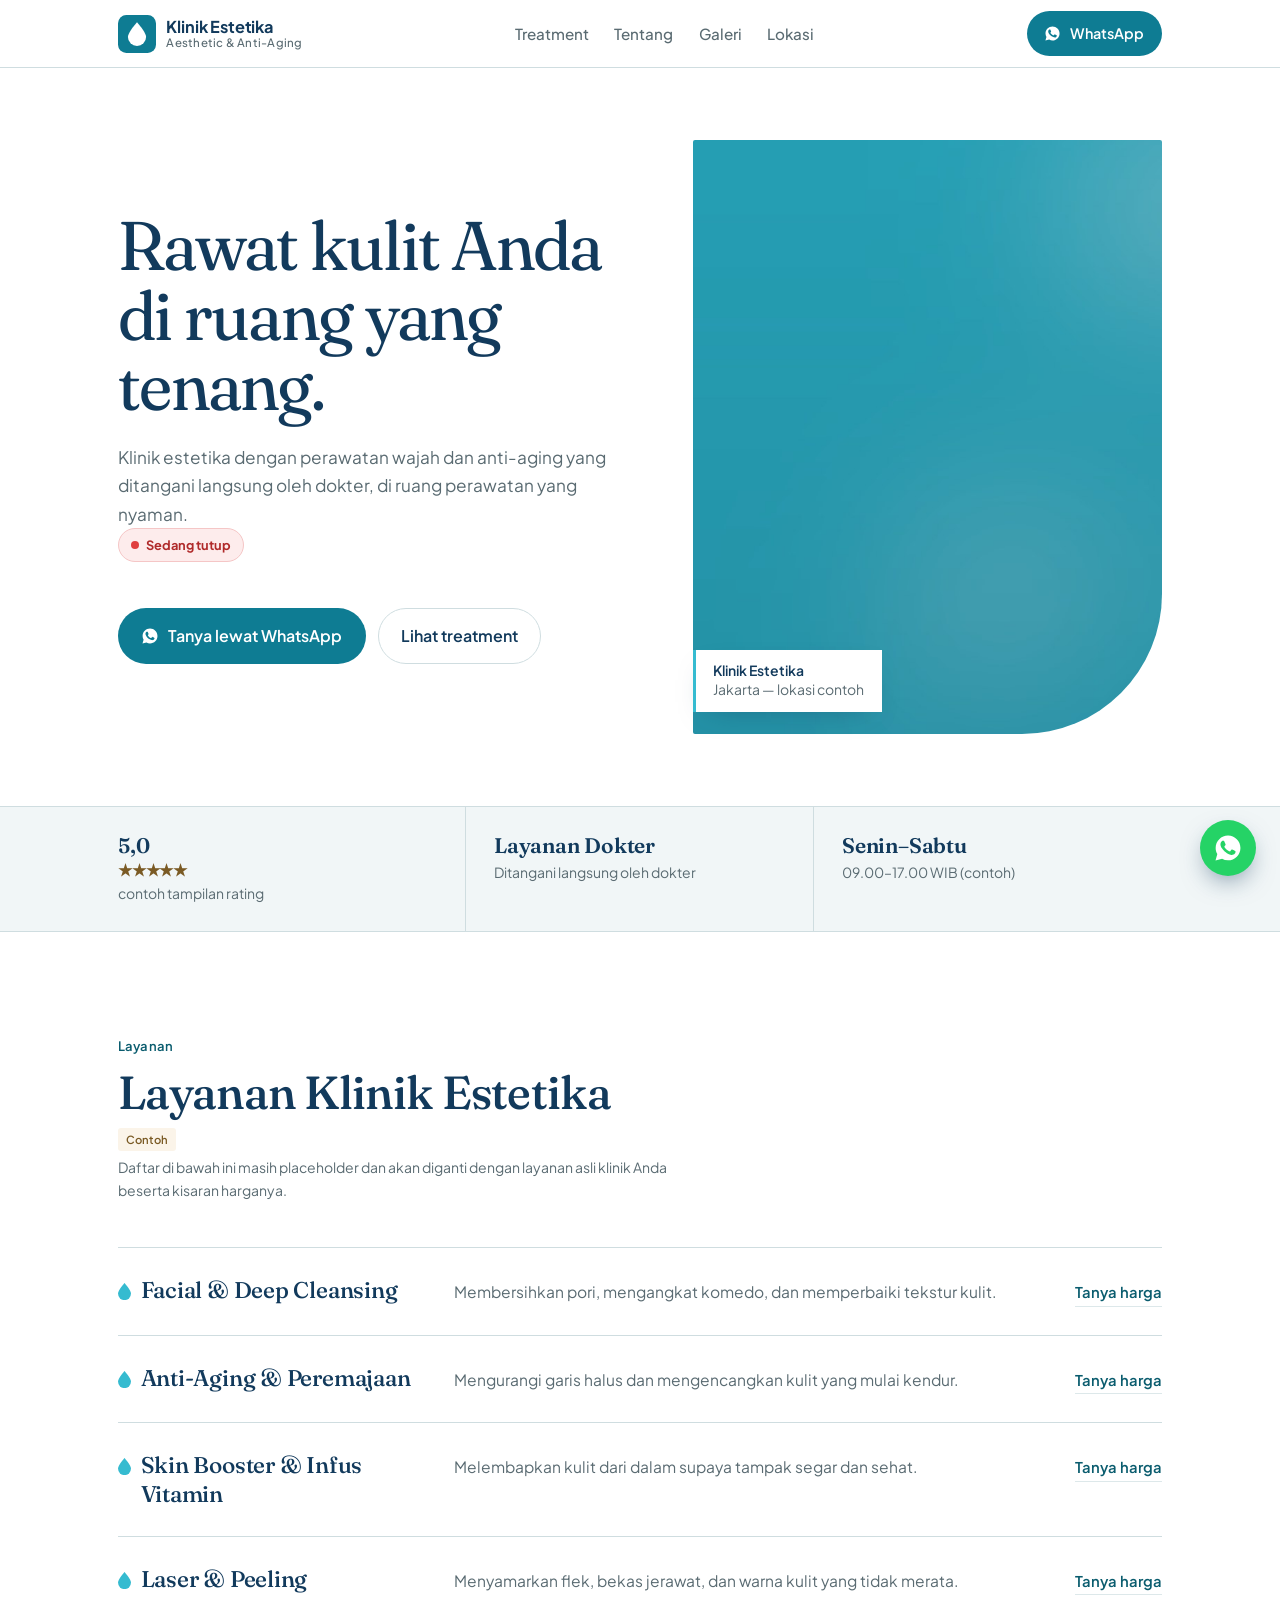
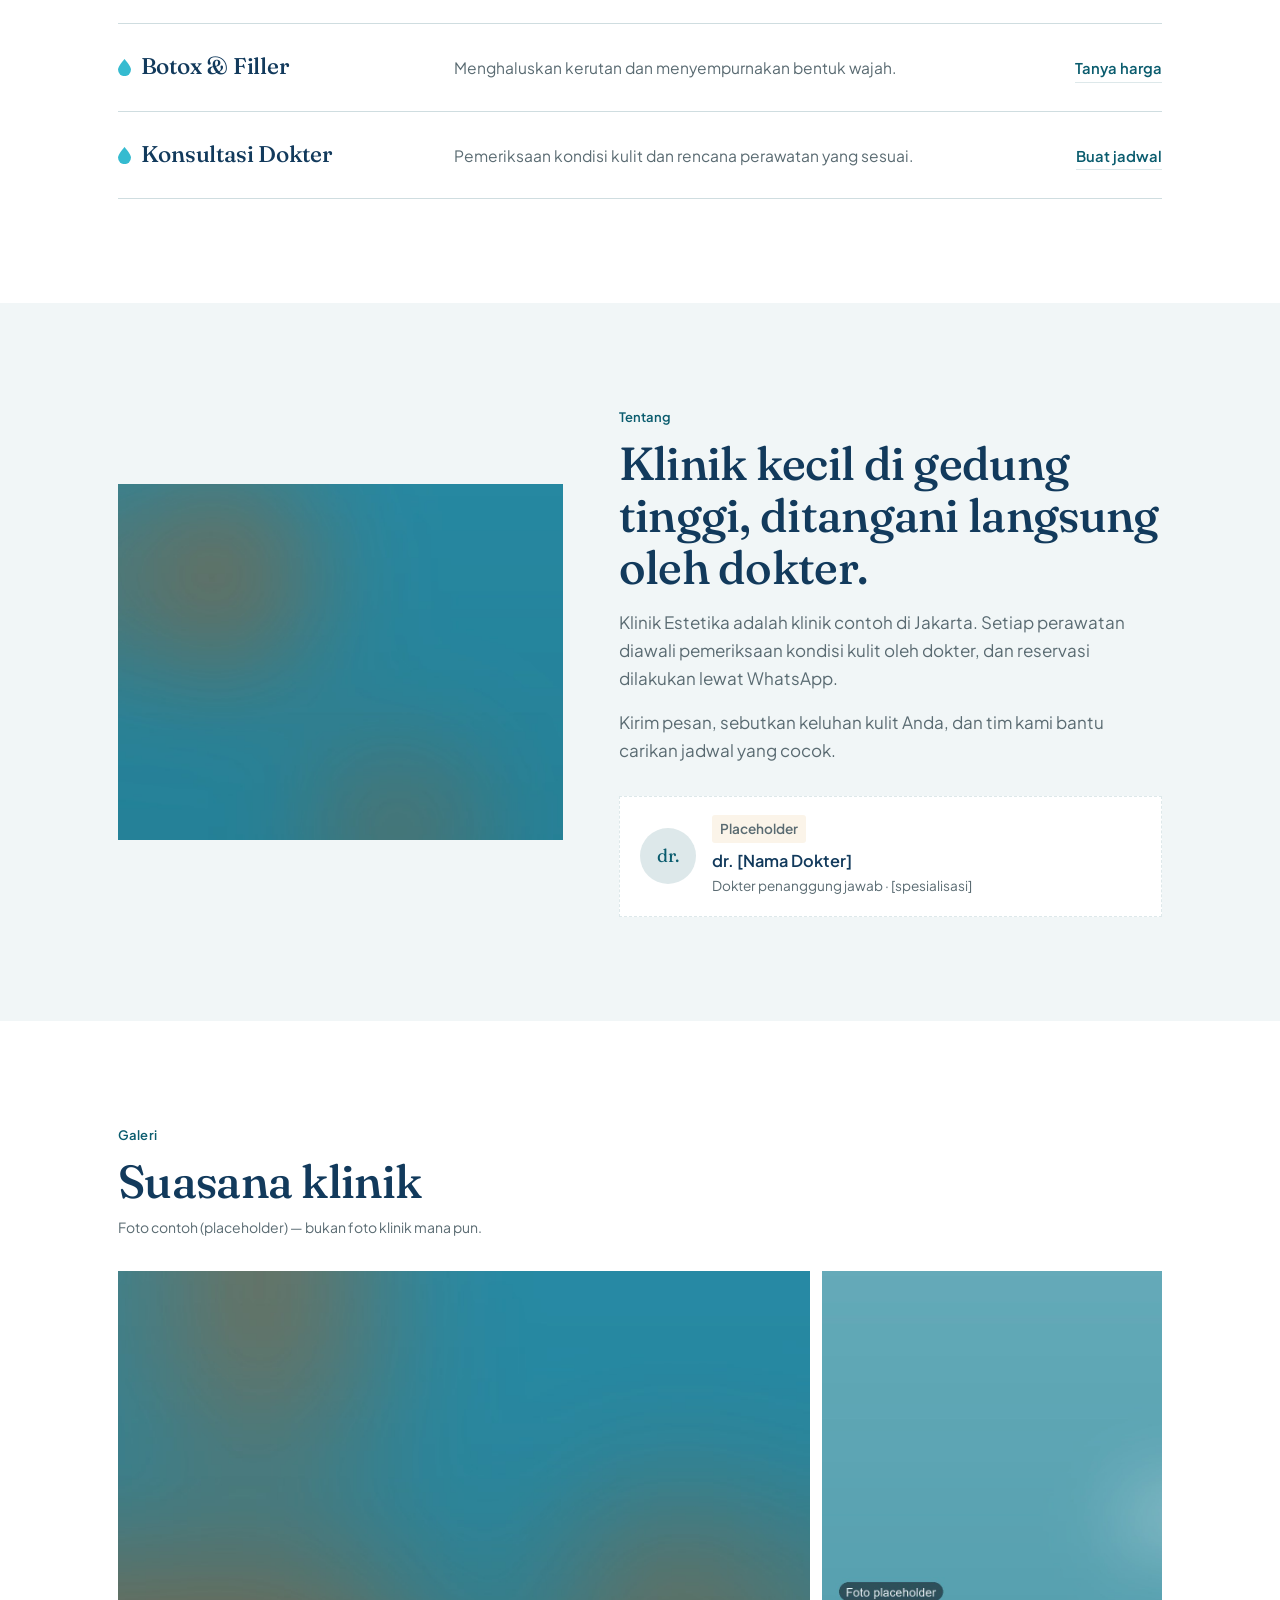
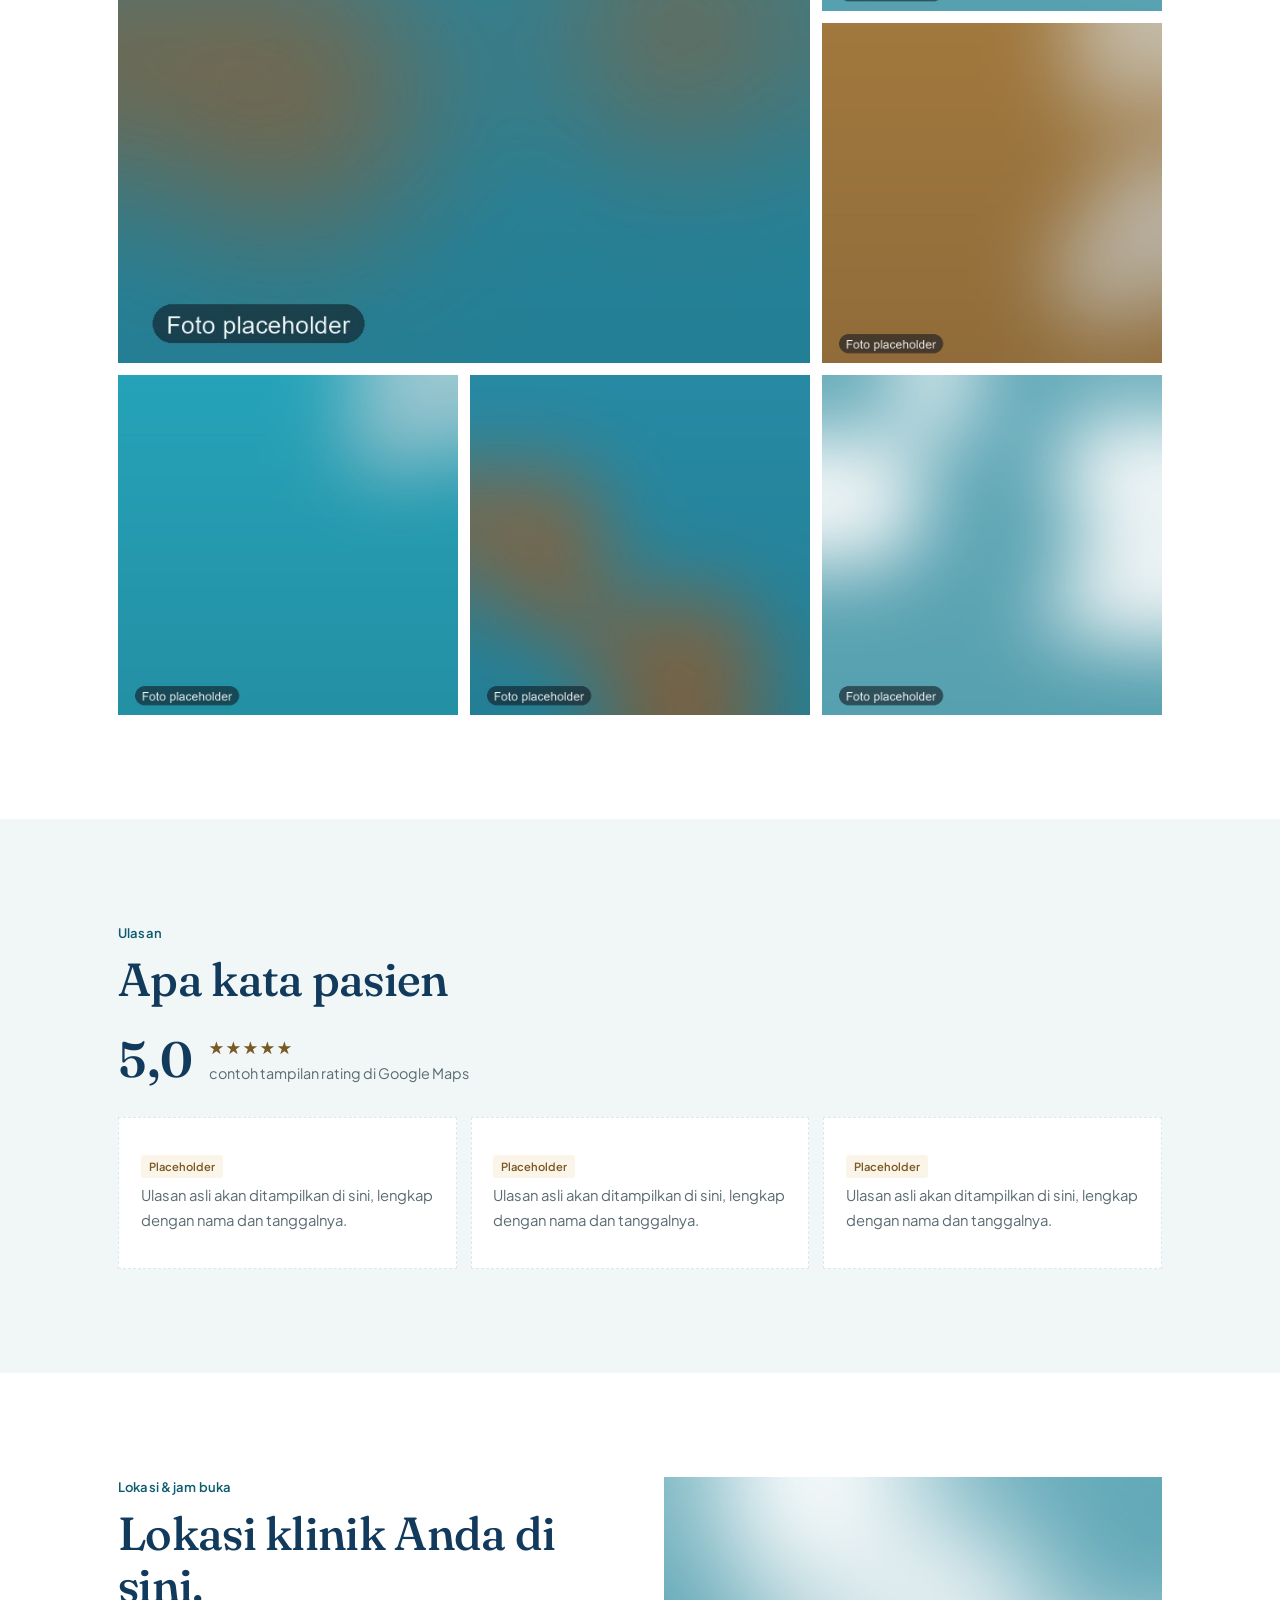
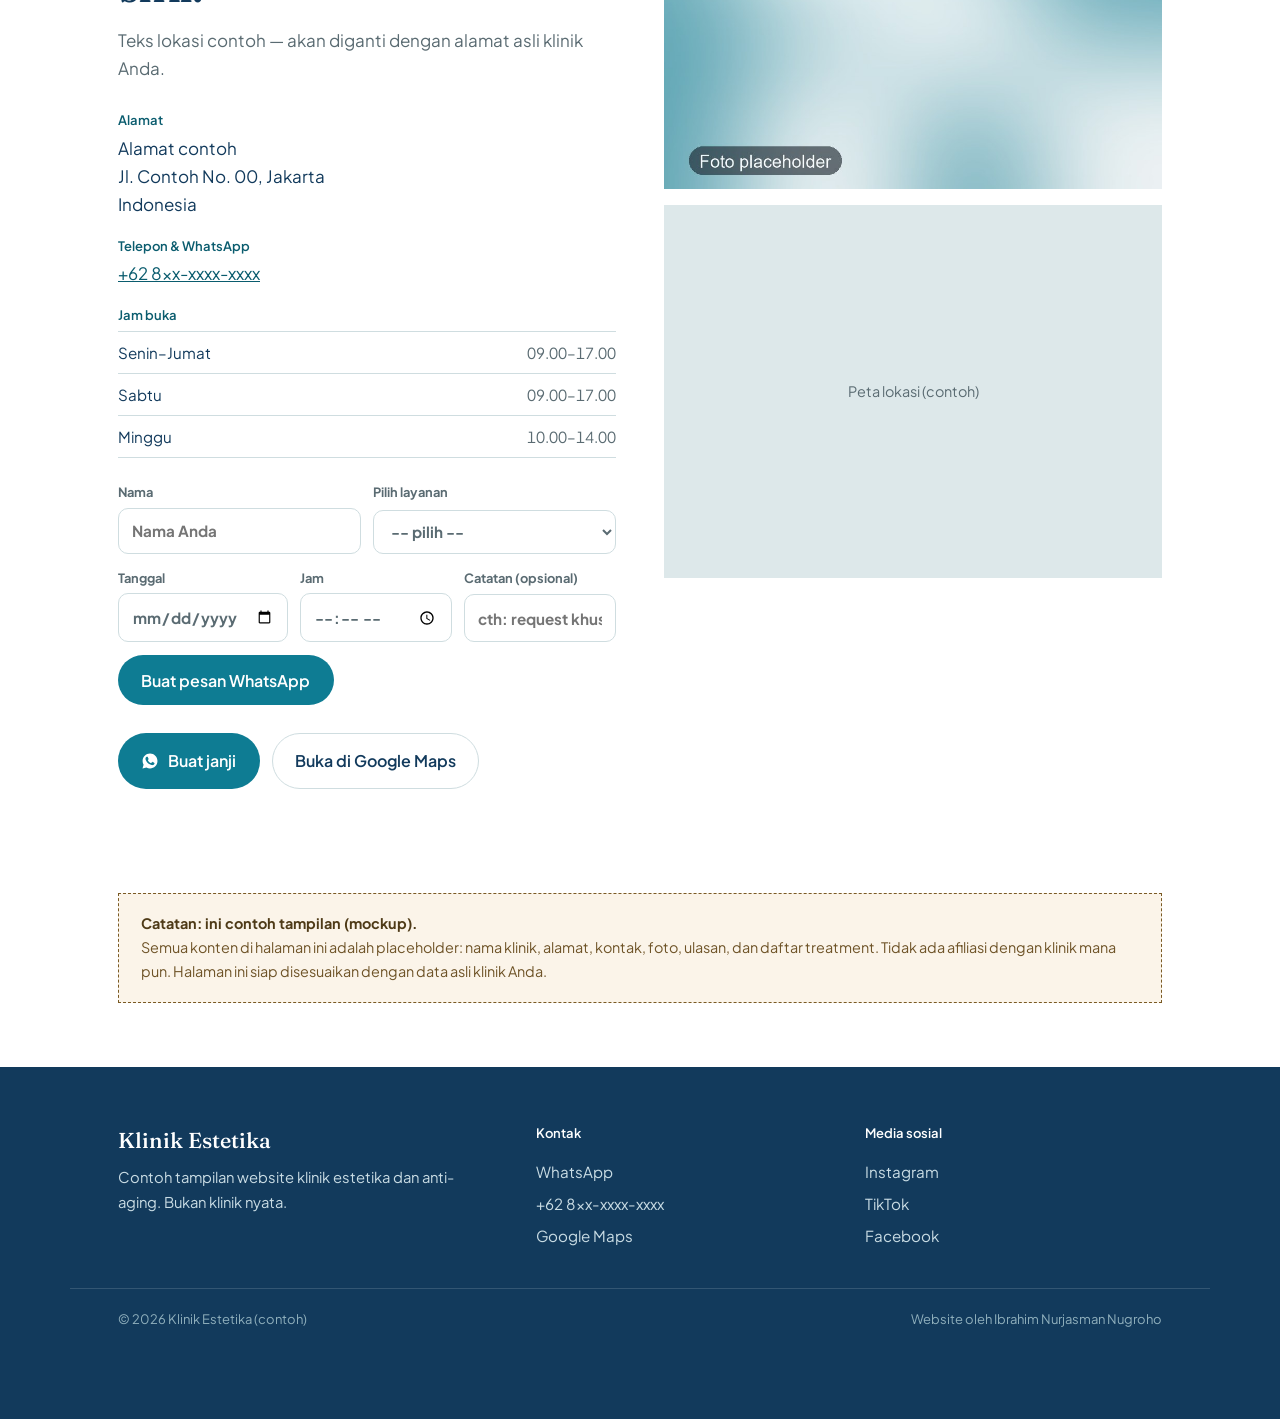
<file: clinic-demo/index.html>
<!doctype html>
<html lang="id">
<head>
<meta charset="utf-8">
<meta name="viewport" content="width=device-width, initial-scale=1">
<title>Klinik Estetika — Aesthetic & Anti-Aging (Contoh Website)</title>
<meta name="description" content="Contoh website klinik estetika: perawatan wajah dan anti-aging ditangani langsung oleh dokter. Halaman contoh, bukan klinik nyata.">
<meta name="robots" content="noindex">
<link rel="icon" href="assets/logo.svg">
<link rel="preconnect" href="https://fonts.googleapis.com">
<link rel="preconnect" href="https://fonts.gstatic.com" crossorigin>
<link href="https://fonts.googleapis.com/css2?family=Fraunces:opsz,wght@9..144,400..700&family=Plus+Jakarta+Sans:wght@400;500;600;700&display=swap" rel="stylesheet">
<style>
/* ---------- tokens ---------- */
:root{
  --laut:#0E7C93;          /* teal utama, dari tetes air di logo — isian tombol */
  --laut-tua:#0A5C6E;
  --laut-teks:#0A5C6E;     /* versi teks, lolos AA di latar putih & kabut */
  --embun:#35BBD0;         /* cyan terang, aksen tipis */
  --tinta:#123A5C;         /* navy utama */
  --kayu:#B98C4F;          /* kayu oak interior — dekorasi non-teks */
  --kayu-teks:#7A5A24;     /* versi teks & garis, lolos AA */
  --kabut:#F1F6F7;         /* latar sejuk */
  --kabut-tua:#DDE8EA;
  --putih:#FFFFFF;
  --abu:#5A6B72;
  --garis:#CFDDE0;

  --serif:"Fraunces",Georgia,"Times New Roman",serif;
  --sans:"Plus Jakarta Sans",system-ui,-apple-system,"Segoe UI",Roboto,sans-serif;

  --wrap:1140px;
  --pad:clamp(1.25rem,5vw,3rem);
}

/* ---------- reset ---------- */
*,*::before,*::after{box-sizing:border-box}
html{-webkit-text-size-adjust:100%}
body{
  margin:0;
  background:var(--putih);
  color:var(--tinta);
  font-family:var(--sans);
  font-size:clamp(1rem,0.97rem + 0.15vw,1.0625rem);
  line-height:1.65;
  -webkit-font-smoothing:antialiased;
}
img{max-width:100%;display:block;height:auto}
a{color:inherit}
h1,h2,h3,p,figure,blockquote{margin:0}
ul{margin:0;padding:0;list-style:none}

:focus-visible{outline:3px solid var(--laut);outline-offset:3px;border-radius:2px}

.wrap{max-width:var(--wrap);margin-inline:auto;padding-inline:var(--pad)}
.section{padding-block:clamp(3.5rem,9vw,6.5rem)}
.section--kabut{background:var(--kabut)}

.eyebrow{
  font-family:var(--sans);
  font-size:.8125rem;
  font-weight:600;
  letter-spacing:.01em;
  color:var(--laut-teks);
  margin-bottom:.6rem;
}
.h2{
  font-family:var(--serif);
  font-weight:500;
  font-size:clamp(1.9rem,1.3rem + 2.4vw,2.9rem);
  line-height:1.12;
  letter-spacing:-.015em;
  font-variation-settings:"SOFT" 30;
  max-width:28ch;
}
.lead{color:var(--abu, #64748B);max-width:56ch;margin-top:.85rem}
.note{
  font-size:.875rem;
  color:var(--abu, #64748B);
  margin-top:.5rem;
  max-width:56ch;
}

/* ---------- tombol ---------- */
.btn{
  display:inline-flex;align-items:center;gap:.55rem;
  font-family:var(--sans);font-weight:600;font-size:1rem;
  padding:.85rem 1.4rem;border-radius:999px;
  text-decoration:none;border:1px solid transparent;
  transition:background-color .18s ease,color .18s ease,border-color .18s ease;
}
.btn--wa{background:var(--laut);color:var(--putih)}
.btn--wa:hover{background:var(--laut-tua)}
.btn--ghost{border-color:var(--garis, #D8DEE4);color:var(--tinta);background:transparent}
.btn--ghost:hover{border-color:var(--laut);color:var(--laut-teks)}
.btn svg{flex:none}

/* ---------- header ---------- */
.hdr{
  position:sticky;top:0;z-index:50;
  background:rgba(255,255,255,.92);
  backdrop-filter:saturate(1.4) blur(10px);
  border-bottom:1px solid var(--garis, #D8DEE4);
}
.hdr__in{
  max-width:var(--wrap);margin-inline:auto;padding:.7rem var(--pad);
  display:flex;align-items:center;justify-content:space-between;gap:1rem;
}
.brand{display:flex;align-items:center;gap:.65rem;text-decoration:none}
.brand img{width:38px;height:38px;object-fit:contain;border-radius:6px}
.brand b{
  font-family:var(--sans);font-weight:700;font-size:1.02rem;
  letter-spacing:-.01em;color:var(--tinta);line-height:1.15;
}
.brand span{display:block;font-weight:500;font-size:.72rem;color:var(--abu, #64748B);letter-spacing:.02em}
.hdr .btn{padding:.6rem 1.05rem;font-size:.9rem}
.hdr__nav{display:none;gap:1.6rem;font-size:.95rem;font-weight:500}
.hdr__nav a{text-decoration:none;color:var(--abu, #64748B)}
.hdr__nav a:hover{color:var(--laut-teks)}
@media(min-width:940px){.hdr__nav{display:flex}}

/* ---------- hero ---------- */
.hero{background:var(--putih);overflow:hidden}
.hero__in{
  max-width:var(--wrap);margin-inline:auto;
  padding:clamp(2.5rem,7vw,4.5rem) var(--pad) 0;
  display:grid;gap:clamp(2rem,5vw,3.5rem);
}
@media(min-width:900px){
  .hero__in{
    grid-template-columns:1.05fr .95fr;
    align-items:center;
    padding-bottom:clamp(2.5rem,7vw,4.5rem);
  }
}
.hero h1{
  font-family:var(--serif);
  font-weight:400;
  font-size:clamp(2.5rem,1.3rem + 5.2vw,4.3rem);
  line-height:1.02;
  letter-spacing:-.025em;
  font-variation-settings:"SOFT" 40,"WONK" 1;
}
.hero h1 em{font-style:normal;display:block}
.hero p{color:var(--abu, #64748B);margin-top:1.35rem;max-width:46ch;font-size:1.075rem}
.hero__cta{display:flex;flex-wrap:wrap;gap:.75rem;margin-top:2rem}
@media(max-width:520px){
  .hero__cta{flex-direction:column;align-items:stretch}
  .hero__cta .btn{justify-content:center}
}
.hero__fig{position:relative;margin:0}
.hero__fig img{
  width:100%;
  aspect-ratio:4/5;
  max-height:min(64vh,560px);
  object-fit:cover;
  object-position:50% 72%;
  border-radius:2px 2px 140px 2px;
}
@media(min-width:900px){
  .hero__fig img{aspect-ratio:auto;height:clamp(420px,66vh,600px);max-height:none}
}
.hero__tag{
  position:absolute;left:0;bottom:1.4rem;
  background:var(--putih);
  padding:.7rem 1.1rem .75rem;
  border-left:3px solid var(--embun);
  font-size:.875rem;line-height:1.4;
  max-width:15rem;
  box-shadow:0 10px 30px -18px rgba(18,58,92,.55);
}
.hero__tag b{display:block;font-weight:600;color:var(--tinta)}
.hero__tag span{color:var(--abu, #64748B)}

/* ---------- strip fakta ---------- */
.fakta{border-block:1px solid var(--garis, #D8DEE4);background:var(--kabut)}
.fakta ul{
  max-width:var(--wrap);margin-inline:auto;padding-inline:var(--pad);
  display:grid;
}
@media(min-width:760px){.fakta ul{grid-template-columns:repeat(3,1fr)}}
.fakta li{
  padding:1.35rem 0;
  border-bottom:1px solid var(--garis, #D8DEE4);
}
.fakta li:last-child{border-bottom:0}
@media(min-width:760px){
  .fakta li{border-bottom:0;border-right:1px solid var(--garis, #D8DEE4);padding:1.6rem 1.75rem}
  .fakta li:first-child{padding-left:0}
  .fakta li:last-child{border-right:0}
}
.fakta b{
  display:block;font-family:var(--serif);font-weight:600;
  font-size:1.32rem;letter-spacing:-.01em;line-height:1.2;
}
.fakta span{display:block;font-size:.875rem;color:var(--abu, #64748B);margin-top:.15rem}
.fakta a{color:var(--laut-teks);text-decoration-thickness:1px;text-underline-offset:3px}

/* ---------- treatment ---------- */
.treat__head{max-width:var(--wrap);margin:0 auto clamp(1.8rem,4vw,2.8rem)}
.treat__list{max-width:var(--wrap);margin-inline:auto;border-top:1px solid var(--garis, #D8DEE4)}
.treat__item{
  border-bottom:1px solid var(--garis, #D8DEE4);
  padding:1.5rem 0;
  display:grid;gap:.35rem 1.5rem;
  align-items:baseline;
}
@media(min-width:820px){
  .treat__item{grid-template-columns:minmax(0,19rem) minmax(0,1fr) auto;gap:0 2rem;padding:1.75rem 0}
}
.treat__name{
  font-family:var(--serif);font-weight:500;
  font-size:1.42rem;letter-spacing:-.01em;line-height:1.25;
  display:flex;gap:.6rem;align-items:baseline;
}
.treat__name svg{flex:none;translate:0 2px}
.treat__desc{color:var(--abu, #64748B);font-size:.975rem}
.treat__ask{
  font-weight:600;font-size:.925rem;color:var(--laut-teks);
  text-decoration:none;white-space:nowrap;
  border-bottom:1px solid var(--kabut-tua);
  padding-bottom:1px;width:max-content;
}
.treat__ask:hover{border-bottom-color:var(--laut)}

/* ---------- tentang ---------- */
.tentang__in{display:grid;gap:clamp(2rem,5vw,3.5rem)}
@media(min-width:900px){.tentang__in{grid-template-columns:.9fr 1.1fr;align-items:center}}
.tentang img{width:100%;aspect-ratio:5/4;object-fit:cover;object-position:50% 46%}
.tentang p + p{margin-top:1rem}
.dokter{
  margin-top:2rem;padding:1.15rem 1.3rem;
  border:1.5px dashed var(--kabut-tua);
  display:flex;gap:1rem;align-items:center;
  background:var(--putih);
}
.dokter__ava{
  width:56px;height:56px;flex:none;border-radius:50%;
  background:var(--kabut-tua);
  display:grid;place-items:center;
  font-family:var(--serif);font-size:1.15rem;color:var(--laut-teks);
}
.dokter b{display:block;font-size:1.02rem;font-weight:600}
.dokter span{display:block;font-size:.85rem;color:var(--abu, #64748B)}
.slot-label{
  display:inline-block;width:max-content;font-size:.7rem;font-weight:600;
  color:var(--kayu-teks);background:#FBF4E9;
  padding:.15rem .5rem;border-radius:3px;margin-bottom:.35rem;
}

/* ---------- galeri ---------- */
.galeri{display:grid;grid-template-columns:repeat(2,1fr);gap:.6rem}
.galeri figure{margin:0;overflow:hidden;aspect-ratio:1}
.galeri img{width:100%;height:100%;object-fit:cover}
.galeri figure:nth-child(1) img{object-position:50% 55%}
@media(min-width:760px){
  .galeri{grid-template-columns:repeat(3,1fr);gap:.75rem}
  /* satu foto besar 2x2 + lima foto persegi = kotak penuh tanpa lubang */
  .galeri figure:nth-child(1){grid-column:span 2;grid-row:span 2;aspect-ratio:auto}
}

/* ---------- ulasan ---------- */
.rating{
  display:flex;align-items:center;gap:1rem;flex-wrap:wrap;
  margin-bottom:2rem;
}
.rating__num{
  font-family:var(--serif);font-size:3.1rem;font-weight:600;
  line-height:1;color:var(--tinta);
}
.rating__bintang{color:var(--kayu-teks);font-size:1.05rem;letter-spacing:.12em}
.rating__meta{font-size:.9rem;color:var(--abu, #64748B)}
.rating__meta a{color:var(--laut-teks)}
.ulasan{display:grid;gap:.85rem}
@media(min-width:820px){.ulasan{grid-template-columns:repeat(3,1fr)}}
.ulasan__slot{
  border:1.5px dashed var(--kabut-tua);
  padding:1.35rem;
  min-height:9.5rem;
  display:flex;flex-direction:column;justify-content:center;
  background:var(--putih);
}
.ulasan__slot p{font-size:.925rem;color:var(--abu, #64748B)}

/* ---------- lokasi ---------- */
.lokasi__in{display:grid;gap:clamp(2rem,5vw,3rem)}
@media(min-width:900px){.lokasi__in{grid-template-columns:1fr 1fr;align-items:start}}
.lokasi dl{margin:1.75rem 0 0;display:grid;gap:1.1rem}
.lokasi dt{font-size:.8125rem;font-weight:600;color:var(--laut-teks);margin-bottom:.15rem}
.lokasi dd{margin:0;color:var(--tinta)}
.lokasi dd a{color:var(--laut-teks)}
.jam{margin-top:.25rem;border-top:1px solid var(--garis, #D8DEE4)}
.jam div{
  display:flex;justify-content:space-between;gap:1rem;
  padding:.5rem 0;border-bottom:1px solid var(--garis, #D8DEE4);
  font-size:.95rem;
}
.jam div span:last-child{color:var(--abu, #64748B);font-variant-numeric:tabular-nums}
.peta{border:0;width:100%;aspect-ratio:4/3;background:var(--kabut-tua)}
.lokasi figure{margin:0 0 1rem}
.lokasi figure img{width:100%;aspect-ratio:16/10;object-fit:cover;object-position:50% 58%}

/* ---------- catatan draf ---------- */
.draf{
  border:1.5px dashed var(--kayu-teks);
  background:#FBF4E9;
  padding:1.15rem 1.35rem;
  font-size:.9rem;color:#6E5327;
  max-width:var(--wrap);margin-inline:auto;
}
.draf b{color:#4E3A17}

/* ---------- footer ---------- */
.ftr{background:var(--tinta);color:#C9DCE4;padding-top:clamp(2.5rem,6vw,3.5rem);padding-bottom:clamp(4.5rem,8vw,5.5rem)}
.ftr__in{display:grid;gap:2rem}
@media(min-width:760px){.ftr__in{grid-template-columns:1.3fr 1fr 1fr}}
.ftr h3{font-size:.8125rem;font-weight:600;color:var(--putih);margin-bottom:.7rem}
.ftr a{color:#C9DCE4;text-decoration:none}
.ftr a:hover{color:var(--putih);text-decoration:underline}
.ftr li{padding:.22rem 0;font-size:.95rem}
.ftr__brand b{
  font-family:var(--serif);font-size:1.35rem;font-weight:500;
  color:var(--putih);display:block;margin-bottom:.4rem;
}
.ftr__brand p{font-size:.925rem;max-width:34ch}
.ftr__bawah{
  margin-top:2.25rem;padding-top:1.25rem;
  border-top:1px solid rgba(255,255,255,.14);
  font-size:.8125rem;color:#8FAFBC;
  display:flex;flex-wrap:wrap;gap:.5rem 1.5rem;justify-content:space-between;
}

/* ---------- tombol WA melayang ---------- */
.wa-float{
  position:fixed;right:1rem;bottom:1rem;z-index:60;
  width:56px;height:56px;border-radius:50%;
  background:#25D366;color:#fff;
  display:grid;place-items:center;
  box-shadow:0 10px 26px -8px rgba(18,58,92,.6);
  text-decoration:none;
  transition:transform .18s ease;
}
.wa-float:hover{transform:translateY(-2px)}
@media(min-width:900px){.wa-float{right:1.5rem;bottom:1.5rem}}

/* ---------- satu gerakan saat halaman dibuka ---------- */
@media(prefers-reduced-motion:no-preference){
  .reveal{opacity:0;transform:translateY(14px);animation:naik .7s cubic-bezier(.22,.7,.3,1) forwards}
  .reveal:nth-child(2){animation-delay:.09s}
  .hero__fig{opacity:0;animation:naik .85s cubic-bezier(.22,.7,.3,1) .16s forwards}
  @keyframes naik{to{opacity:1;transform:none}}
}

/* ---------- phase-1: open badge / sticky cta / wa composer ---------- */
.badge-open{display:inline-flex;align-items:center;gap:.45rem;font-family:var(--sans);font-size:.8rem;font-weight:700;padding:.32rem .75rem;border-radius:999px;background:#E8F7EE;color:#146C43;margin-bottom:.9rem;border:1px solid #BFE8CF}
.badge-open::before{content:"";width:8px;height:8px;border-radius:50%;background:#1DA753;flex:none}
.badge-open.is-closed{background:#FDECEC;color:#B02A2A;border-color:#F5C6C6}
.badge-open.is-closed::before{background:#E03E3E}
.cta-bar{position:fixed;left:0;right:0;bottom:0;z-index:70;display:flex;gap:.6rem;padding:.65rem .9rem calc(.65rem + env(safe-area-inset-bottom));background:rgba(255,255,255,.97);border-top:1px solid var(--garis, #D8DEE4);backdrop-filter:blur(8px)}
.cta-bar .btn{flex:1;justify-content:center;padding:.7rem .9rem;font-size:.92rem;margin:0}
.cta-bar .btn--bar-ghost{background:#fff;border:1px solid var(--garis, #D8DEE4);color:inherit}
@media(min-width:760px){.cta-bar{display:none}}
@media(max-width:759px){body{padding-bottom:4.5rem}.wa-float{bottom:4.7rem}}
.pesan{display:grid;gap:.85rem;margin-top:1.5rem;max-width:38rem}
.pesan__grid{display:grid;gap:.75rem}
.pesan__grid--2{grid-template-columns:1fr}
@media(min-width:560px){.pesan__grid--2{grid-template-columns:1fr 1fr}}
.pesan__grid--3{grid-template-columns:1fr}
@media(min-width:560px){.pesan__grid--3{grid-template-columns:1fr 1fr 1fr}}
.pesan label{display:grid;gap:.3rem;font-size:.8rem;font-weight:700;color:var(--abu, #64748B);text-align:left}
.pesan input,.pesan select{font:inherit;font-size:.95rem;padding:.6rem .8rem;border:1px solid var(--garis, #D8DEE4);border-radius:10px;background:#fff;color:inherit;width:100%}
.pesan input:focus-visible,.pesan select:focus-visible{outline:3px solid #94A3B8;outline-offset:2px}
.pesan__preview{display:none;border:1.5px dashed #CBD5E1;border-radius:12px;background:#F8FAFC;padding:1rem;font-size:.92rem;white-space:pre-line;color:#334155}
.pesan__preview.show{display:block}
.pesan__preview .btn{margin-top:.85rem}
.pesan__actions{display:flex;gap:.6rem;flex-wrap:wrap;align-items:center}

</style>
</head>
<body>

<header class="hdr">
  <div class="hdr__in">
    <a class="brand" href="#atas">
      <img src="assets/logo.svg" alt="Ikon klinik contoh">
      <b>Klinik Estetika<span>Aesthetic &amp; Anti-Aging</span></b>
    </a>
    <nav class="hdr__nav" aria-label="Navigasi utama">
      <a href="#treatment">Treatment</a>
      <a href="#tentang">Tentang</a>
      <a href="#galeri">Galeri</a>
      <a href="#lokasi">Lokasi</a>
    </nav>
    <a class="btn btn--wa" href="#" target="_blank" rel="noopener">
      <svg width="17" height="17" viewBox="0 0 24 24" fill="currentColor" aria-hidden="true"><path d="M12.04 2C6.58 2 2.13 6.45 2.13 11.91c0 1.75.46 3.45 1.32 4.95L2 22l5.25-1.38a9.9 9.9 0 0 0 4.79 1.22h.01c5.46 0 9.91-4.45 9.91-9.91S17.5 2 12.04 2Zm5.8 14.08c-.25.69-1.45 1.32-2 1.4-.51.08-1.16.11-1.87-.12-.43-.14-.99-.32-1.7-.63-2.99-1.29-4.94-4.3-5.09-4.5-.15-.2-1.22-1.62-1.22-3.1s.78-2.2 1.05-2.5c.28-.3.6-.38.8-.38l.58.01c.19 0 .43-.07.68.52.25.6.86 2.07.94 2.22.07.15.12.33.02.53-.1.2-.15.32-.3.5-.15.17-.31.39-.44.52-.15.15-.3.31-.13.6.17.3.76 1.25 1.63 2.03 1.12 1 2.06 1.3 2.36 1.45.3.15.47.13.64-.08.17-.2.74-.86.94-1.16.2-.3.4-.25.67-.15.27.1 1.72.81 2.01.96.3.15.5.22.57.35.07.12.07.72-.18 1.41Z"/></svg>
      WhatsApp
    </a>
  </div>
</header>

<main id="atas">

  <!-- HERO -->
  <section class="hero">
    <div class="hero__in">
      <div>
        <h1 class="reveal">Rawat kulit Anda<em>di ruang yang tenang.</em></h1>
        <p class="reveal">Klinik estetika dengan perawatan wajah dan anti-aging yang ditangani langsung oleh dokter, di ruang perawatan yang nyaman.</p>
        <span class="badge-open" id="open-badge">Cek jam buka…</span>
        <div class="hero__cta reveal">
          <a class="btn btn--wa" href="#" target="_blank" rel="noopener">
            <svg width="18" height="18" viewBox="0 0 24 24" fill="currentColor" aria-hidden="true"><path d="M12.04 2C6.58 2 2.13 6.45 2.13 11.91c0 1.75.46 3.45 1.32 4.95L2 22l5.25-1.38a9.9 9.9 0 0 0 4.79 1.22h.01c5.46 0 9.91-4.45 9.91-9.91S17.5 2 12.04 2Zm5.8 14.08c-.25.69-1.45 1.32-2 1.4-.51.08-1.16.11-1.87-.12-.43-.14-.99-.32-1.7-.63-2.99-1.29-4.94-4.3-5.09-4.5-.15-.2-1.22-1.62-1.22-3.1s.78-2.2 1.05-2.5c.28-.3.6-.38.8-.38l.58.01c.19 0 .43-.07.68.52.25.6.86 2.07.94 2.22.07.15.12.33.02.53-.1.2-.15.32-.3.5-.15.17-.31.39-.44.52-.15.15-.3.31-.13.6.17.3.76 1.25 1.63 2.03 1.12 1 2.06 1.3 2.36 1.45.3.15.47.13.64-.08.17-.2.74-.86.94-1.16.2-.3.4-.25.67-.15.27.1 1.72.81 2.01.96.3.15.5.22.57.35.07.12.07.72-.18 1.41Z"/></svg>
            Tanya lewat WhatsApp
          </a>
          <a class="btn btn--ghost" href="#treatment">Lihat treatment</a>
        </div>
      </div>
      <figure class="hero__fig">
        <img src="assets/ph-hero.jpg" alt="Ruang perawatan klinik (foto contoh)" width="675" height="1200">
        <figcaption class="hero__tag"><b>Klinik Estetika</b><span>Jakarta — lokasi contoh</span></figcaption>
      </figure>
    </div>
  </section>

  <!-- FAKTA -->
  <section class="fakta" aria-label="Ringkasan klinik">
    <ul>
      <li>
        <b>5,0 <span aria-hidden="true" style="color:var(--kayu-teks);font-size:1rem">★★★★★</span></b>
        <span>contoh tampilan rating</span>
      </li>
      <li>
        <b>Layanan Dokter</b>
        <span>Ditangani langsung oleh dokter</span>
      </li>
      <li>
        <b>Senin&ndash;Sabtu</b>
        <span>09.00&ndash;17.00 WIB (contoh)</span>
      </li>
    </ul>
  </section>

  <!-- TREATMENT -->
  <section class="section" id="treatment">
    <div class="wrap">
      <div class="treat__head">
        <p class="eyebrow">Layanan</p>
        <h2 class="h2">Layanan Klinik Estetika</h2>
        <p class="note"><span class="slot-label">Contoh</span><br>Daftar di bawah ini masih placeholder dan akan diganti dengan layanan asli klinik Anda beserta kisaran harganya.</p>
      </div>

      <ul class="treat__list">
        <li class="treat__item">
          <h3 class="treat__name"><svg width="13" height="17" viewBox="0 0 13 17" aria-hidden="true"><path d="M6.5 0S0 7.2 0 10.6A6.5 6.5 0 0 0 13 10.6C13 7.2 6.5 0 6.5 0Z" fill="#35BBD0"/></svg>Facial &amp; Deep Cleansing</h3>
          <p class="treat__desc">Membersihkan pori, mengangkat komedo, dan memperbaiki tekstur kulit.</p>
          <a class="treat__ask" href="#" target="_blank" rel="noopener">Tanya harga</a>
        </li>
        <li class="treat__item">
          <h3 class="treat__name"><svg width="13" height="17" viewBox="0 0 13 17" aria-hidden="true"><path d="M6.5 0S0 7.2 0 10.6A6.5 6.5 0 0 0 13 10.6C13 7.2 6.5 0 6.5 0Z" fill="#35BBD0"/></svg>Anti-Aging &amp; Peremajaan</h3>
          <p class="treat__desc">Mengurangi garis halus dan mengencangkan kulit yang mulai kendur.</p>
          <a class="treat__ask" href="#" target="_blank" rel="noopener">Tanya harga</a>
        </li>
        <li class="treat__item">
          <h3 class="treat__name"><svg width="13" height="17" viewBox="0 0 13 17" aria-hidden="true"><path d="M6.5 0S0 7.2 0 10.6A6.5 6.5 0 0 0 13 10.6C13 7.2 6.5 0 6.5 0Z" fill="#35BBD0"/></svg>Skin Booster &amp; Infus Vitamin</h3>
          <p class="treat__desc">Melembapkan kulit dari dalam supaya tampak segar dan sehat.</p>
          <a class="treat__ask" href="#" target="_blank" rel="noopener">Tanya harga</a>
        </li>
        <li class="treat__item">
          <h3 class="treat__name"><svg width="13" height="17" viewBox="0 0 13 17" aria-hidden="true"><path d="M6.5 0S0 7.2 0 10.6A6.5 6.5 0 0 0 13 10.6C13 7.2 6.5 0 6.5 0Z" fill="#35BBD0"/></svg>Laser &amp; Peeling</h3>
          <p class="treat__desc">Menyamarkan flek, bekas jerawat, dan warna kulit yang tidak merata.</p>
          <a class="treat__ask" href="#" target="_blank" rel="noopener">Tanya harga</a>
        </li>
        <li class="treat__item">
          <h3 class="treat__name"><svg width="13" height="17" viewBox="0 0 13 17" aria-hidden="true"><path d="M6.5 0S0 7.2 0 10.6A6.5 6.5 0 0 0 13 10.6C13 7.2 6.5 0 6.5 0Z" fill="#35BBD0"/></svg>Botox &amp; Filler</h3>
          <p class="treat__desc">Menghaluskan kerutan dan menyempurnakan bentuk wajah.</p>
          <a class="treat__ask" href="#" target="_blank" rel="noopener">Tanya harga</a>
        </li>
        <li class="treat__item">
          <h3 class="treat__name"><svg width="13" height="17" viewBox="0 0 13 17" aria-hidden="true"><path d="M6.5 0S0 7.2 0 10.6A6.5 6.5 0 0 0 13 10.6C13 7.2 6.5 0 6.5 0Z" fill="#35BBD0"/></svg>Konsultasi Dokter</h3>
          <p class="treat__desc">Pemeriksaan kondisi kulit dan rencana perawatan yang sesuai.</p>
          <a class="treat__ask" href="#" target="_blank" rel="noopener">Buat jadwal</a>
        </li>
      </ul>
    </div>
  </section>

  <!-- TENTANG -->
  <section class="section section--kabut tentang" id="tentang">
    <div class="wrap tentang__in">
      <figure>
        <img src="assets/ph-about.jpg" alt="Area resepsionis klinik (foto contoh)" width="900" height="1200">
      </figure>
      <div>
        <p class="eyebrow">Tentang</p>
        <h2 class="h2">Klinik kecil di gedung tinggi, ditangani langsung oleh dokter.</h2>
        <p class="lead">Klinik Estetika adalah klinik contoh di Jakarta. Setiap perawatan diawali pemeriksaan kondisi kulit oleh dokter, dan reservasi dilakukan lewat WhatsApp.</p>
        <p class="lead">Kirim pesan, sebutkan keluhan kulit Anda, dan tim kami bantu carikan jadwal yang cocok.</p>

        <div class="dokter">
          <div class="dokter__ava" aria-hidden="true">dr.</div>
          <div>
            <span class="slot-label">Placeholder</span>
            <b>dr. [Nama Dokter]</b>
            <span>Dokter penanggung jawab &middot; [spesialisasi]</span>
          </div>
        </div>
      </div>
    </div>
  </section>

  <!-- GALERI -->
  <section class="section" id="galeri">
    <div class="wrap">
      <p class="eyebrow">Galeri</p>
      <h2 class="h2">Suasana klinik</h2>
      <p class="note" style="margin-bottom:2rem">Foto contoh (placeholder) &mdash; bukan foto klinik mana pun.</p>
      <div class="galeri">
        <figure><img src="assets/ph-g1.jpg" alt="Staf klinik (foto contoh)" loading="lazy"></figure>
        <figure><img src="assets/ph-g2.jpg" alt="Ruang tunggu dengan bangku dan cermin besar" loading="lazy"></figure>
        <figure><img src="assets/ph-g3.jpg" alt="Ruang perawatan dengan kursi recliner dan rak sertifikat" loading="lazy"></figure>
        <figure><img src="assets/ph-g4.jpg" alt="Ruang tindakan dengan alat perawatan kulit dan kursi putih" loading="lazy"></figure>
        <figure><img src="assets/ph-g5.jpg" alt="Area wastafel dan lemari kaca berisi sertifikat penghargaan" loading="lazy"></figure>
        <figure><img src="assets/ph-g6.jpg" alt="Ruang perawatan dengan tempat tidur dan lampu sorot" loading="lazy"></figure>
      </div>
    </div>
  </section>

  <!-- ULASAN -->
  <section class="section section--kabut" id="ulasan">
    <div class="wrap">
      <p class="eyebrow">Ulasan</p>
      <h2 class="h2">Apa kata pasien</h2>
      <div class="rating" style="margin-top:1.75rem">
        <div class="rating__num">5,0</div>
        <div>
          <div class="rating__bintang" aria-hidden="true">★★★★★</div>
          <p class="rating__meta">contoh tampilan rating di Google Maps</p>
        </div>
      </div>
      <div class="ulasan">
        <div class="ulasan__slot">
          <span class="slot-label">Placeholder</span>
          <p>Ulasan asli akan ditampilkan di sini, lengkap dengan nama dan tanggalnya.</p>
        </div>
        <div class="ulasan__slot">
          <span class="slot-label">Placeholder</span>
          <p>Ulasan asli akan ditampilkan di sini, lengkap dengan nama dan tanggalnya.</p>
        </div>
        <div class="ulasan__slot">
          <span class="slot-label">Placeholder</span>
          <p>Ulasan asli akan ditampilkan di sini, lengkap dengan nama dan tanggalnya.</p>
        </div>
      </div>
    </div>
  </section>

  <!-- LOKASI -->
  <section class="section lokasi" id="lokasi">
    <div class="wrap lokasi__in">
      <div>
        <p class="eyebrow">Lokasi &amp; jam buka</p>
        <h2 class="h2">Lokasi klinik Anda di sini.</h2>
        <p class="lead">Teks lokasi contoh &mdash; akan diganti dengan alamat asli klinik Anda.</p>

        <dl>
          <div>
            <dt>Alamat</dt>
            <dd>Alamat contoh<br>Jl. Contoh No. 00, Jakarta<br>Indonesia</dd>
          </div>
          <div>
            <dt>Telepon &amp; WhatsApp</dt>
            <dd><a href="#">+62 8xx-xxxx-xxxx</a></dd>
          </div>
          <div>
            <dt>Jam buka</dt>
            <dd>
              <div class="jam">
                <div><span>Senin&ndash;Jumat</span><span>09.00&ndash;17.00</span></div>
                <div><span>Sabtu</span><span>09.00&ndash;17.00</span></div>
                <div><span>Minggu</span><span>10.00&ndash;14.00</span></div>
              </div>
            </dd>
          </div>
        </dl>

        <form class="pesan" id="pesan-form">
  <div class="pesan__grid pesan__grid--2">
    <label>Nama<input type="text" name="nama" placeholder="Nama Anda" required></label>
    <label>Pilih layanan<select name="layanan" required><option value="">-- pilih --</option><option>Facial &amp; Deep Cleansing</option><option>Anti-Aging &amp; Peremajaan</option><option>Skin Booster &amp; Infus Vitamin</option><option>Laser &amp; Peeling</option><option>Botox &amp; Filler</option><option>Konsultasi Dokter</option></select></label>
  </div>
  <div class="pesan__grid pesan__grid--3">
    <label>Tanggal<input type="date" name="tanggal" required></label>
    <label>Jam<input type="time" name="jam" required></label>
    <label>Catatan (opsional)<input type="text" name="catatan" placeholder="cth: request khusus"></label>
  </div>
  <div class="pesan__actions"><button class="btn btn--wa" type="submit">Buat pesan WhatsApp</button></div>
  <div class="pesan__preview" id="pesan-preview">
    <p id="pesan-text" style="margin:0"></p>
    <a class="btn btn--wa" id="pesan-wa-link" href="#" target="_blank" rel="noopener" style="display:none">Buka di WhatsApp</a>
  </div>
</form>

        <div style="margin-top:1.75rem;display:flex;flex-wrap:wrap;gap:.75rem">
          <a class="btn btn--wa" href="#" target="_blank" rel="noopener">
            <svg width="18" height="18" viewBox="0 0 24 24" fill="currentColor" aria-hidden="true"><path d="M12.04 2C6.58 2 2.13 6.45 2.13 11.91c0 1.75.46 3.45 1.32 4.95L2 22l5.25-1.38a9.9 9.9 0 0 0 4.79 1.22h.01c5.46 0 9.91-4.45 9.91-9.91S17.5 2 12.04 2Zm5.8 14.08c-.25.69-1.45 1.32-2 1.4-.51.08-1.16.11-1.87-.12-.43-.14-.99-.32-1.7-.63-2.99-1.29-4.94-4.3-5.09-4.5-.15-.2-1.22-1.62-1.22-3.1s.78-2.2 1.05-2.5c.28-.3.6-.38.8-.38l.58.01c.19 0 .43-.07.68.52.25.6.86 2.07.94 2.22.07.15.12.33.02.53-.1.2-.15.32-.3.5-.15.17-.31.39-.44.52-.15.15-.3.31-.13.6.17.3.76 1.25 1.63 2.03 1.12 1 2.06 1.3 2.36 1.45.3.15.47.13.64-.08.17-.2.74-.86.94-1.16.2-.3.4-.25.67-.15.27.1 1.72.81 2.01.96.3.15.5.22.57.35.07.12.07.72-.18 1.41Z"/></svg>
            Buat janji
          </a>
          <a class="btn btn--ghost" href="#" target="_blank" rel="noopener">Buka di Google Maps</a>
        </div>
      </div>

      <div>
        <figure>
          <img src="assets/ph-loc.jpg" alt="Lokasi klinik (foto contoh)" loading="lazy">
        </figure>
        <div class="peta" role="img" aria-label="Peta lokasi (contoh)" style="display:grid;place-items:center;background:var(--kabut-tua);color:var(--abu, #64748B);font-size:.9rem;">Peta lokasi (contoh)</div>
      </div>
    </div>
  </section>

  <!-- CATATAN DRAF -->
  <div class="wrap" style="padding-bottom:clamp(2.5rem,6vw,4rem)">
    <div class="draf">
      <b>Catatan: ini contoh tampilan (mockup).</b><br>
      Semua konten di halaman ini adalah placeholder: nama klinik, alamat, kontak, foto, ulasan, dan daftar treatment. Tidak ada afiliasi dengan klinik mana pun. Halaman ini siap disesuaikan dengan data asli klinik Anda.
    </div>
  </div>

</main>

<footer class="ftr">
  <div class="wrap ftr__in">
    <div class="ftr__brand">
      <b>Klinik Estetika</b>
      <p>Contoh tampilan website klinik estetika dan anti-aging. Bukan klinik nyata.</p>
    </div>
    <div>
      <h3>Kontak</h3>
      <ul>
        <li><a href="#" target="_blank" rel="noopener">WhatsApp</a></li>
        <li><a href="#">+62 8xx-xxxx-xxxx</a></li>
        <li><a href="#" target="_blank" rel="noopener">Google Maps</a></li>
      </ul>
    </div>
    <div>
      <h3>Media sosial</h3>
      <ul>
        <li><a href="#" target="_blank" rel="noopener">Instagram</a></li>
        <li><a href="#" target="_blank" rel="noopener">TikTok</a></li>
        <li><a href="#" target="_blank" rel="noopener">Facebook</a></li>
      </ul>
    </div>
  </div>
  <div class="wrap ftr__bawah">
    <span>&copy; 2026 Klinik Estetika (contoh)</span>
    <span>Website oleh Ibrahim Nurjasman Nugroho</span>
  </div>
</footer>

<a class="wa-float" href="#" target="_blank" rel="noopener" aria-label="Hubungi klinik lewat WhatsApp (contoh)">
  <svg width="30" height="30" viewBox="0 0 24 24" fill="currentColor" aria-hidden="true"><path d="M12.04 2C6.58 2 2.13 6.45 2.13 11.91c0 1.75.46 3.45 1.32 4.95L2 22l5.25-1.38a9.9 9.9 0 0 0 4.79 1.22h.01c5.46 0 9.91-4.45 9.91-9.91S17.5 2 12.04 2Zm5.8 14.08c-.25.69-1.45 1.32-2 1.4-.51.08-1.16.11-1.87-.12-.43-.14-.99-.32-1.7-.63-2.99-1.29-4.94-4.3-5.09-4.5-.15-.2-1.22-1.62-1.22-3.1s.78-2.2 1.05-2.5c.28-.3.6-.38.8-.38l.58.01c.19 0 .43-.07.68.52.25.6.86 2.07.94 2.22.07.15.12.33.02.53-.1.2-.15.32-.3.5-.15.17-.31.39-.44.52-.15.15-.3.31-.13.6.17.3.76 1.25 1.63 2.03 1.12 1 2.06 1.3 2.36 1.45.3.15.47.13.64-.08.17-.2.74-.86.94-1.16.2-.3.4-.25.67-.15.27.1 1.72.81 2.01.96.3.15.5.22.57.35.07.12.07.72-.18 1.41Z"/></svg>
</a>

<div class="cta-bar" aria-label="Aksi cepat">
  <a class="btn btn--wa" href="#lokasi">Booking</a>
  <a class="btn btn--bar-ghost" href="#">WhatsApp</a>
</div>

<script>
// Demo notice for placeholder buttons
function demoNotice() {
  alert('Ini halaman demo. Tombol ini akan terhubung ke WhatsApp / tautan resmi klinik Anda.');
}

document.addEventListener('click', function (e) {
  const a = e.target.closest('a[href="#"]');
  if (a) {
    e.preventDefault();
    demoNotice();
  }
});
</script>

<script>
(function(){
  var CFG = {name: "Klinik Estetika", hours: [[10,14],[9,17],[9,17],[9,17],[9,17],[9,17],[9,17]]};
  function updateBadge(){
    var el = document.getElementById('open-badge');
    if(!el) return;
    var now = new Date();
    var r = CFG.hours[now.getDay()];
    var h = now.getHours() + now.getMinutes() / 60;
    var open = !!(r && h >= r[0] && h < r[1]);
    el.textContent = open ? 'Buka sekarang' : 'Sedang tutup';
    el.classList.toggle('is-closed', !open);
  }
  updateBadge(); setInterval(updateBadge, 60000);

  var form = document.getElementById('pesan-form');
  if(form){
    form.addEventListener('submit', function(e){
      e.preventDefault();
      function g(n){ var f = form.querySelector('[name="' + n + '"]'); return f ? f.value.trim() : ''; }
      var nama = g('nama'), layanan = g('layanan'), tanggal = g('tanggal'), jam = g('jam'), catatan = g('catatan');
      
      var msg = 'Halo ' + CFG.name + '!\n\nSaya ' + nama + '.\nIngin booking: ' + layanan + '\nTanggal: ' + tanggal + '\nJam: ' + jam;
      if(catatan){ msg += '\nCatatan: ' + catatan; }
      msg += '\n\nTerima kasih.';
      var box = document.getElementById('pesan-preview');
      document.getElementById('pesan-text').textContent = msg + '\n\n(Demo: tombol di bawah mensimulasikan alur asli. Saat live, pesan langsung mengarah ke WhatsApp resmi usaha Anda.)';
      var wa = document.getElementById('pesan-wa-link');
      wa.href = 'https://wa.me/?text=' + encodeURIComponent(msg);
      wa.style.display = 'inline-flex';
      box.classList.add('show');
      box.scrollIntoView({behavior:'smooth', block:'nearest'});
    });
  }
})();
</script>
</body>
</html>
</file>
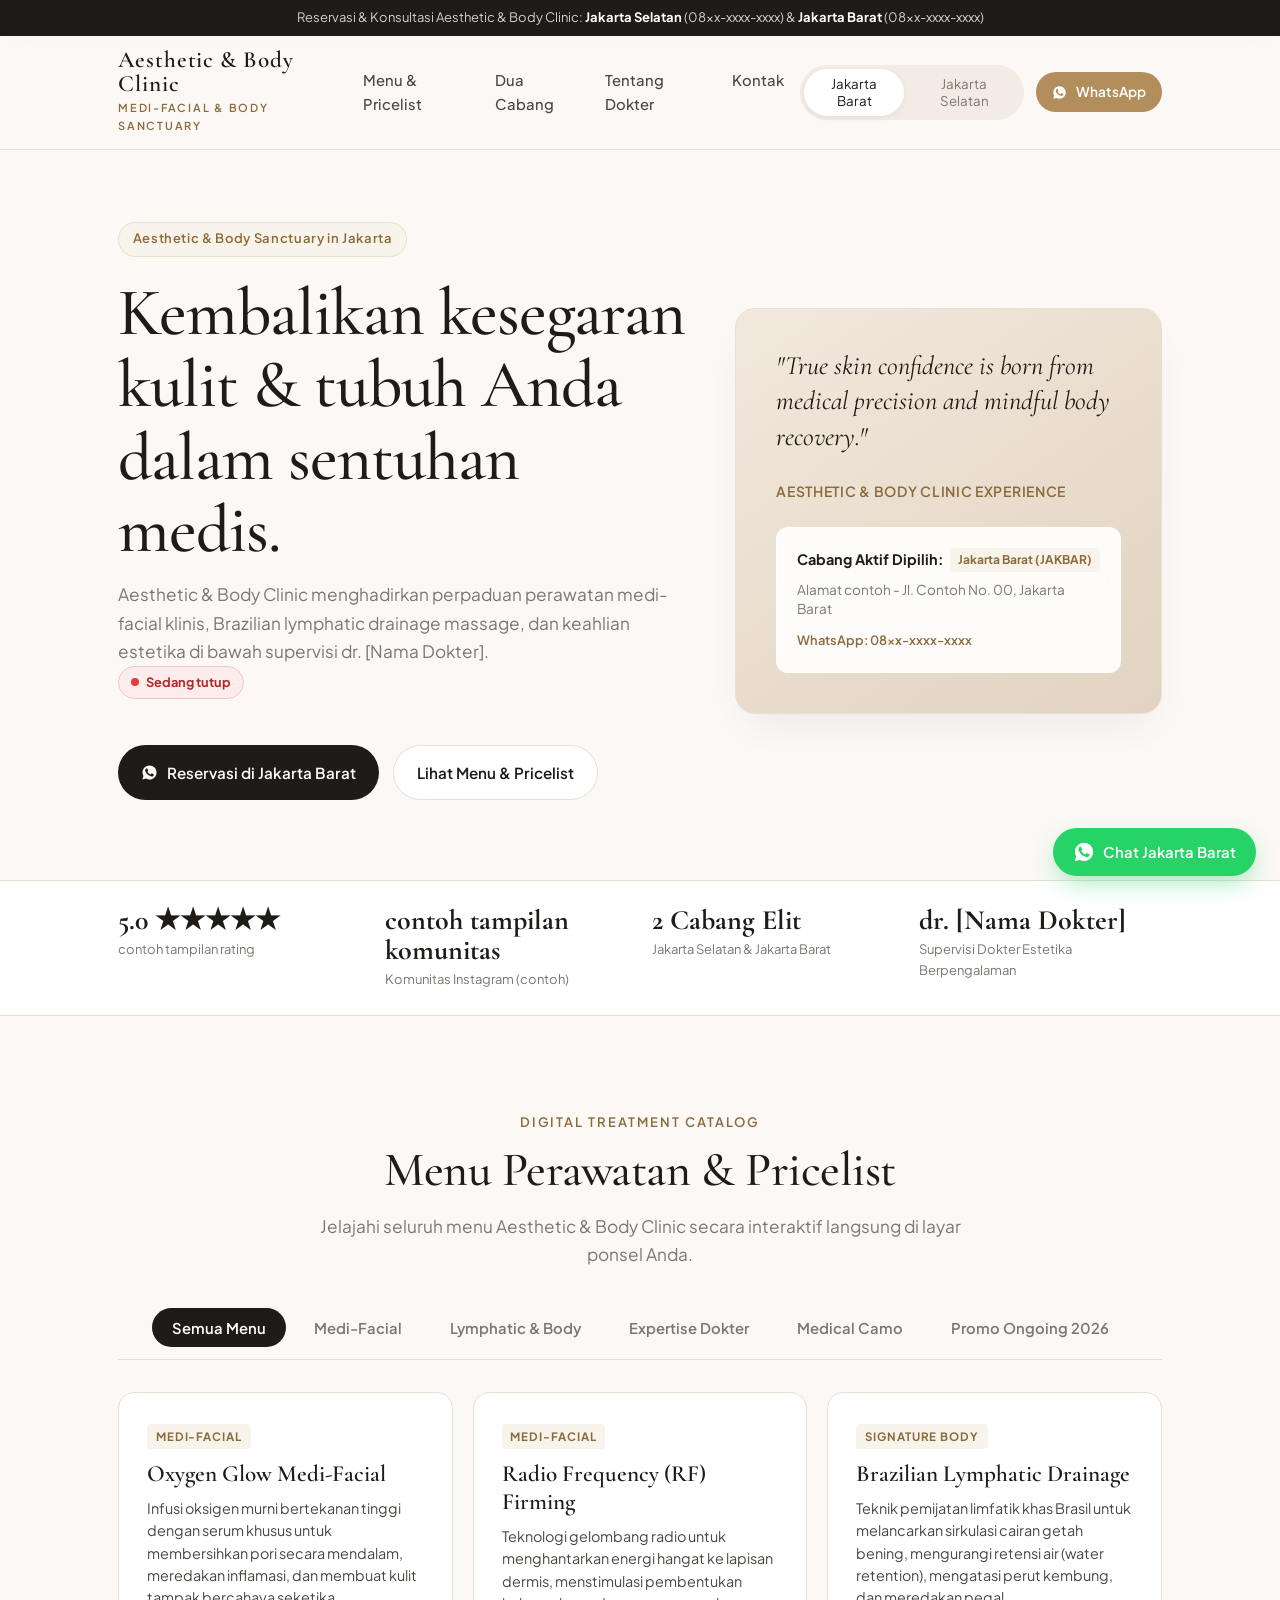
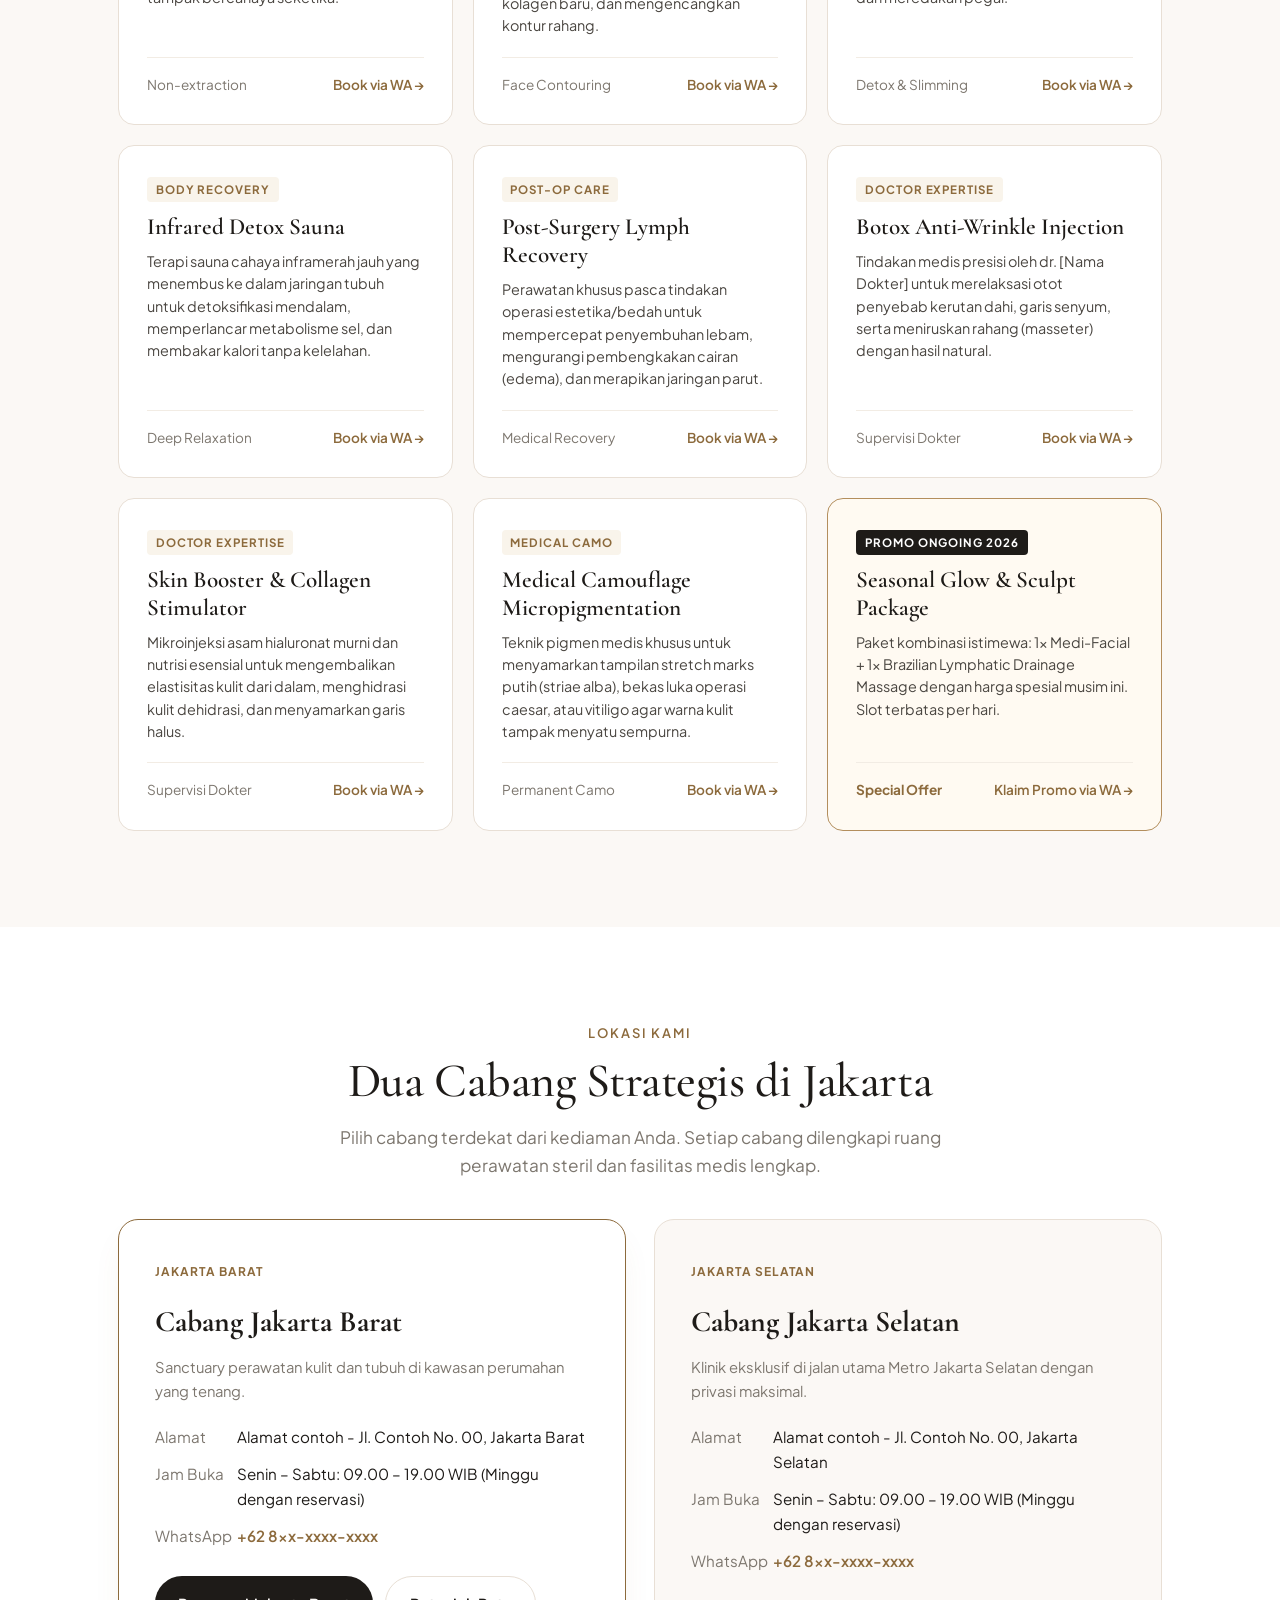
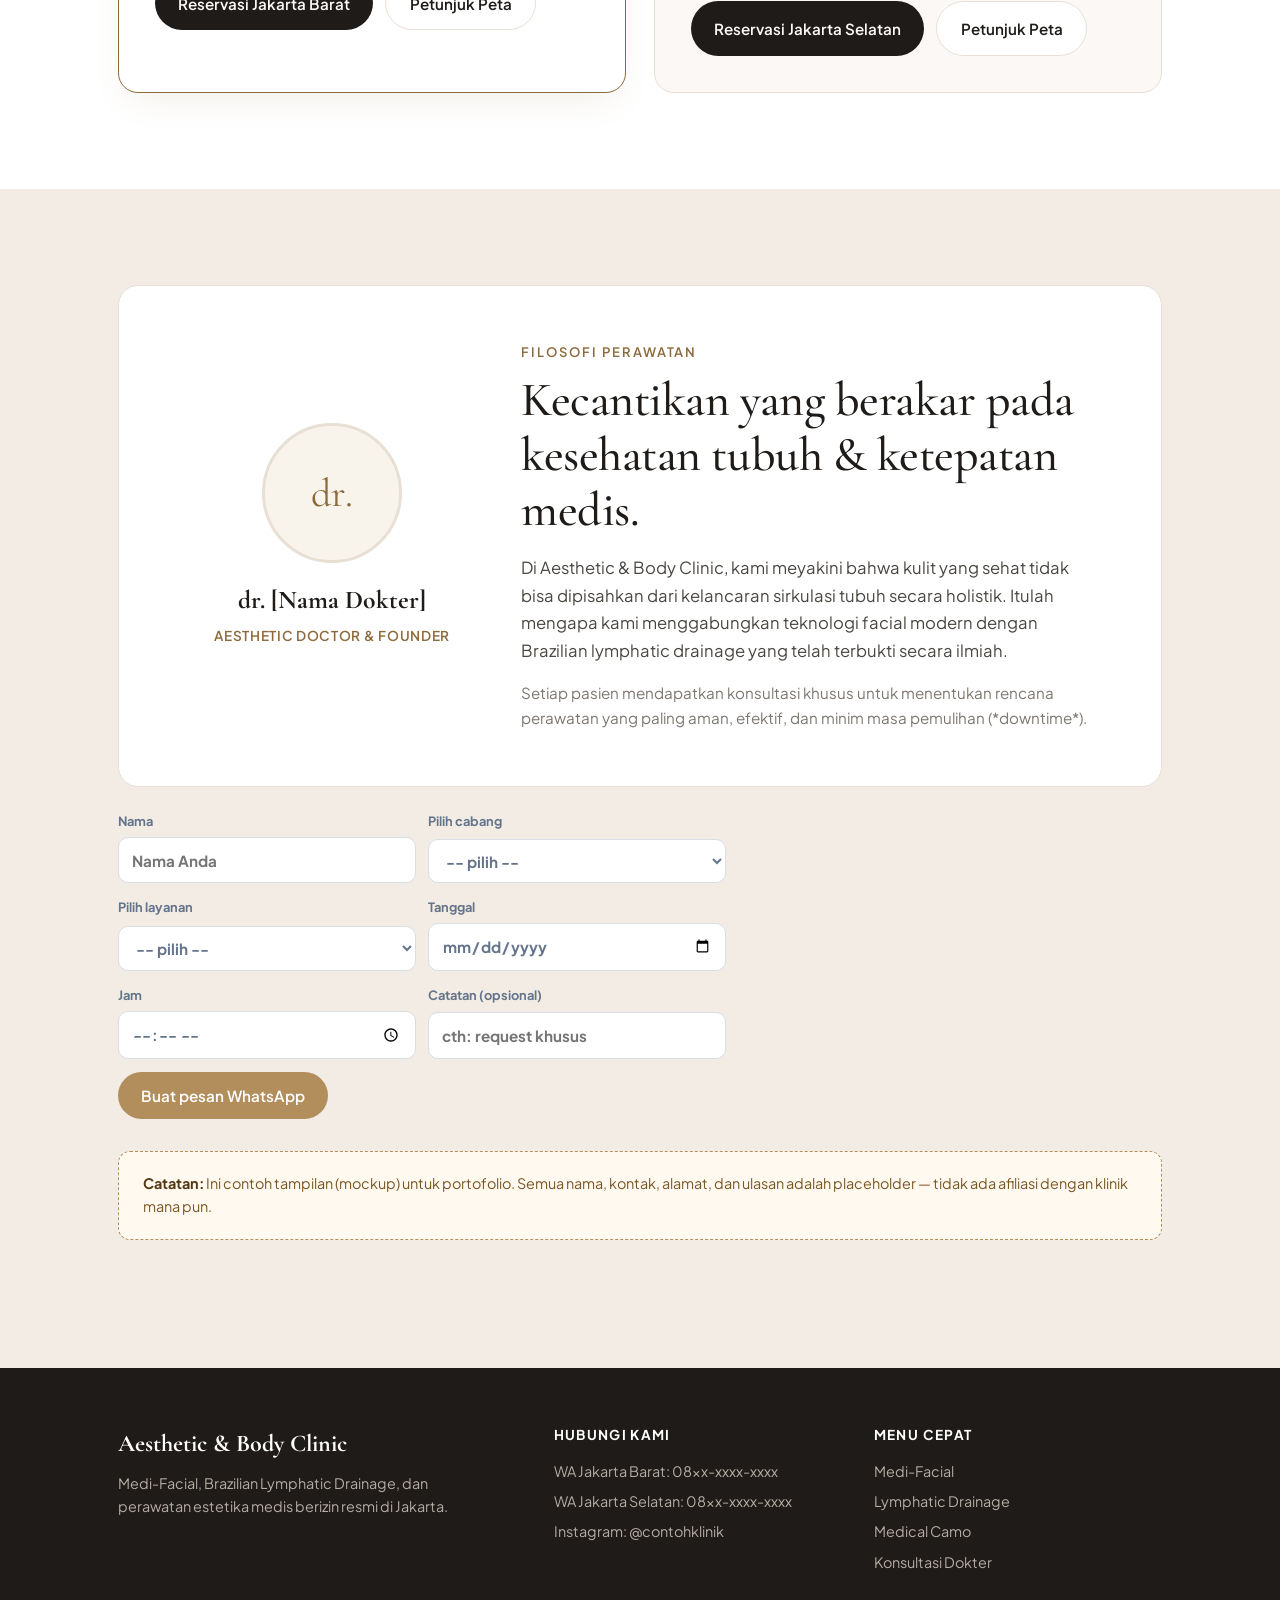
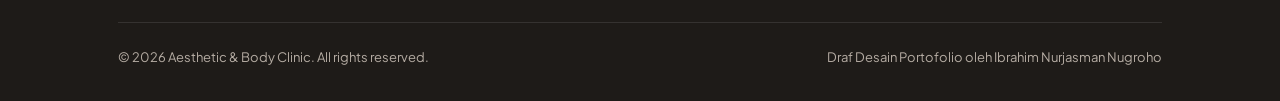
<file: dual-branch-clinic-demo/index.html>
<!doctype html>
<html lang="id">
<head>
<meta charset="utf-8">
<meta name="viewport" content="width=device-width, initial-scale=1">
<title>Aesthetic & Body Clinic — Medi-Facial, Lymphatic &amp; Aesthetic Clinic</title>
<meta name="description" content="Klinik estetika & wellness premium di Jakarta Selatan & Jakarta Barat. Spesialis Medi-Facial, Brazilian Lymphatic Massage, Medical Camo, dan konsultasi medis dr. [Nama Dokter].">
<meta name="robots" content="noindex, nofollow">
<link rel="preconnect" href="https://fonts.googleapis.com">
<link rel="preconnect" href="https://fonts.gstatic.com" crossorigin>
<link href="https://fonts.googleapis.com/css2?family=Cormorant+Garamond:ital,wght@0,400;0,500;0,600;1,400;1,600&family=Plus+Jakarta+Sans:wght@300;400;500;600;700&display=swap" rel="stylesheet">

<style>
/* ---------- DESIGN TOKENS (LUXURY WELLNESS PALETTE) ---------- */
:root {
  --sand: #FBF8F5;          /* Warm cream background */
  --sand-card: #FFFFFF;     /* Pure white card */
  --sand-muted: #F2ECE4;    /* Light beige border & pill */
  --gold: #B38E5D;          /* Champagne gold accent */
  --gold-dark: #8C6A3C;     /* Dark gold for accessible text */
  --gold-soft: #F9F4EB;     /* Soft gold tag background */
  --espresso: #1E1B18;      /* Deep warm black text */
  --charcoal: #4A4641;      /* Secondary dark text */
  --muted: #7D776F;         /* Muted gray text */
  --border: #E8DFD5;        /* Subtle border */
  --sage: #5E7262;          /* Botanical sage accent */

  --serif: "Cormorant Garamond", Georgia, serif;
  --sans: "Plus Jakarta Sans", system-ui, -apple-system, sans-serif;

  --wrap: 1140px;
  --pad: clamp(1.25rem, 5vw, 3rem);
}

/* ---------- RESET & BASE ---------- */
*, *::before, *::after { box-sizing: border-box; }
html { scroll-behavior: smooth; -webkit-text-size-adjust: 100%; }
body {
  margin: 0;
  background-color: var(--sand);
  color: var(--espresso);
  font-family: var(--sans);
  font-size: clamp(0.95rem, 0.92rem + 0.15vw, 1.05rem);
  line-height: 1.65;
  -webkit-font-smoothing: antialiased;
}
img { max-width: 100%; height: auto; display: block; }
a { color: inherit; text-decoration: none; }
h1, h2, h3, h4, p, figure, ul { margin: 0; padding: 0; }
ul { list-style: none; }
button { font-family: inherit; border: none; background: none; cursor: pointer; }

:focus-visible {
  outline: 2px solid var(--gold);
  outline-offset: 3px;
  border-radius: 4px;
}

.wrap {
  max-width: var(--wrap);
  margin-inline: auto;
  padding-inline: var(--pad);
}

.section {
  padding-block: clamp(3.5rem, 8vw, 6rem);
}

/* ---------- TYPOGRAPHY ---------- */
.eyebrow {
  font-size: 0.8125rem;
  font-weight: 600;
  letter-spacing: 0.15em;
  text-transform: uppercase;
  color: var(--gold-dark);
  margin-bottom: 0.6rem;
  display: block;
}

.h1 {
  font-family: var(--serif);
  font-size: clamp(2.4rem, 1.2rem + 4.5vw, 4.2rem);
  font-weight: 500;
  line-height: 1.08;
  letter-spacing: -0.015em;
  color: var(--espresso);
}

.h2 {
  font-family: var(--serif);
  font-size: clamp(2rem, 1.4rem + 2.4vw, 3rem);
  font-weight: 500;
  line-height: 1.15;
  letter-spacing: -0.01em;
}

.lead {
  color: var(--muted);
  font-size: 1.075rem;
  max-width: 54ch;
  margin-top: 0.85rem;
}

/* ---------- BUTTONS ---------- */
.btn {
  display: inline-flex;
  align-items: center;
  justify-content: center;
  gap: 0.55rem;
  font-weight: 600;
  font-size: 0.95rem;
  padding: 0.85rem 1.45rem;
  border-radius: 999px;
  transition: all 0.2s ease;
  white-space: nowrap;
}

.btn--primary {
  background: var(--espresso);
  color: var(--sand);
}
.btn--primary:hover {
  background: var(--gold-dark);
  color: #fff;
  transform: translateY(-1px);
}

.btn--gold {
  background: var(--gold);
  color: #fff;
}
.btn--gold:hover {
  background: var(--gold-dark);
  transform: translateY(-1px);
}

.btn--outline {
  border: 1px solid var(--border);
  color: var(--espresso);
  background: #fff;
}
.btn--outline:hover {
  border-color: var(--gold);
  color: var(--gold-dark);
}

/* ---------- HEADER & TOPBAR ---------- */
.topbar {
  background: var(--espresso);
  color: #D6CEC5;
  font-size: 0.8125rem;
  padding: 0.45rem var(--pad);
  text-align: center;
}
.topbar b { color: #fff; }

.hdr {
  position: sticky;
  top: 0;
  z-index: 80;
  background: rgba(251, 248, 245, 0.94);
  backdrop-filter: blur(12px);
  border-bottom: 1px solid var(--border);
}

.hdr__in {
  display: flex;
  align-items: center;
  justify-content: space-between;
  padding: 0.85rem var(--pad);
  max-width: var(--wrap);
  margin-inline: auto;
  gap: 1rem;
}

.brand {
  display: flex;
  flex-direction: column;
}
.brand__name {
  font-family: var(--serif);
  font-size: 1.45rem;
  font-weight: 600;
  letter-spacing: 0.04em;
  color: var(--espresso);
  line-height: 1;
}
.brand__sub {
  font-size: 0.6875rem;
  letter-spacing: 0.16em;
  text-transform: uppercase;
  color: var(--gold-dark);
  font-weight: 600;
  margin-top: 0.2rem;
}

.hdr__nav {
  display: none;
  gap: 1.6rem;
  font-size: 0.925rem;
  font-weight: 500;
  color: var(--charcoal);
}
.hdr__nav a:hover { color: var(--gold-dark); }
@media (min-width: 960px) { .hdr__nav { display: flex; } }

/* Cabang Switcher Pill di Header */
.branch-pill {
  display: inline-flex;
  align-items: center;
  background: var(--sand-muted);
  border-radius: 999px;
  padding: 0.25rem;
  gap: 0.25rem;
  font-size: 0.8125rem;
  font-weight: 600;
}
.branch-pill button {
  padding: 0.4rem 0.85rem;
  border-radius: 999px;
  color: var(--muted);
  transition: all 0.2s ease;
}
.branch-pill button.active {
  background: #fff;
  color: var(--espresso);
  box-shadow: 0 2px 6px rgba(0,0,0,0.06);
}

/* ---------- HERO SECTION ---------- */
.hero {
  padding-top: clamp(2.5rem, 6vw, 4.5rem);
  padding-bottom: clamp(3rem, 7vw, 5rem);
  position: relative;
  overflow: hidden;
}

.hero__grid {
  display: grid;
  gap: 2.5rem;
  align-items: center;
}
@media (min-width: 900px) {
  .hero__grid {
    grid-template-columns: 1.15fr 0.85fr;
  }
}

.hero__badge {
  display: inline-flex;
  align-items: center;
  gap: 0.5rem;
  padding: 0.35rem 0.85rem;
  border-radius: 999px;
  background: var(--gold-soft);
  color: var(--gold-dark);
  font-size: 0.8125rem;
  font-weight: 600;
  letter-spacing: 0.05em;
  margin-bottom: 1.25rem;
  border: 1px solid rgba(179, 142, 93, 0.2);
}

.hero__cta {
  display: flex;
  flex-wrap: wrap;
  gap: 0.85rem;
  margin-top: 2rem;
}

.hero__visual {
  background: linear-gradient(145deg, #F2E8DC, #E2D3C1);
  border-radius: 20px;
  padding: 2.5rem;
  position: relative;
  box-shadow: 0 20px 40px -15px rgba(30, 27, 24, 0.08);
  border: 1px solid var(--border);
  min-height: 380px;
  display: flex;
  flex-direction: column;
  justify-content: space-between;
}
.hero__visual-quote {
  font-family: var(--serif);
  font-size: 1.65rem;
  font-style: italic;
  color: var(--espresso);
  line-height: 1.35;
}
.hero__visual-author {
  margin-top: 1.5rem;
  font-size: 0.875rem;
  color: var(--gold-dark);
  font-weight: 600;
  letter-spacing: 0.05em;
  text-transform: uppercase;
}
.hero__card-box {
  background: rgba(255, 255, 255, 0.9);
  backdrop-filter: blur(8px);
  border-radius: 12px;
  padding: 1.25rem;
  margin-top: 1.5rem;
  border: 1px solid rgba(255,255,255,0.8);
}

/* ---------- FACTS BAR ---------- */
.facts {
  border-block: 1px solid var(--border);
  background: #fff;
  padding-block: 1.5rem;
}
.facts__list {
  display: grid;
  grid-template-columns: repeat(2, 1fr);
  gap: 1.5rem;
}
@media (min-width: 800px) {
  .facts__list {
    grid-template-columns: repeat(4, 1fr);
  }
}
.fact-item {
  display: flex;
  flex-direction: column;
}
.fact-item b {
  font-family: var(--serif);
  font-size: 1.75rem;
  color: var(--espresso);
  line-height: 1.1;
}
.fact-item span {
  font-size: 0.8125rem;
  color: var(--muted);
  margin-top: 0.2rem;
}

/* ---------- INTERACTIVE CATALOG (SOLUSI 6 PDF DRIVE) ---------- */
.catalog {
  background: var(--sand);
}
.catalog__header {
  text-align: center;
  max-width: 650px;
  margin-inline: auto;
  margin-bottom: 2.5rem;
}

/* Category Tabs */
.tabs {
  display: flex;
  gap: 0.5rem;
  overflow-x: auto;
  padding-bottom: 0.75rem;
  justify-content: flex-start;
  scrollbar-width: none;
  margin-bottom: 2rem;
  border-bottom: 1px solid var(--border);
}
.tabs::-webkit-scrollbar { display: none; }
@media (min-width: 800px) {
  .tabs { justify-content: center; }
}

.tab-btn {
  padding: 0.65rem 1.25rem;
  font-size: 0.925rem;
  font-weight: 600;
  color: var(--muted);
  border-radius: 999px;
  background: transparent;
  transition: all 0.2s ease;
  white-space: nowrap;
}
.tab-btn:hover {
  color: var(--espresso);
  background: rgba(0,0,0,0.03);
}
.tab-btn.active {
  background: var(--espresso);
  color: #fff;
}

/* Treatment Grid & Cards */
.treat-grid {
  display: grid;
  gap: 1.25rem;
}
@media (min-width: 700px) {
  .treat-grid { grid-template-columns: repeat(2, 1fr); }
}
@media (min-width: 1040px) {
  .treat-grid { grid-template-columns: repeat(3, 1fr); }
}

.card {
  background: var(--sand-card);
  border-radius: 16px;
  padding: 1.75rem;
  border: 1px solid var(--border);
  display: flex;
  flex-direction: column;
  justify-content: space-between;
  transition: transform 0.2s ease, box-shadow 0.2s ease;
}
.card:hover {
  transform: translateY(-3px);
  box-shadow: 0 14px 28px -10px rgba(30, 27, 24, 0.08);
  border-color: var(--gold);
}

.card__tag {
  display: inline-block;
  align-self: flex-start;
  font-size: 0.72rem;
  font-weight: 700;
  letter-spacing: 0.08em;
  text-transform: uppercase;
  color: var(--gold-dark);
  background: var(--gold-soft);
  padding: 0.2rem 0.55rem;
  border-radius: 4px;
  margin-bottom: 0.75rem;
}

.card__title {
  font-family: var(--serif);
  font-size: 1.45rem;
  font-weight: 600;
  color: var(--espresso);
  line-height: 1.2;
  margin-bottom: 0.5rem;
}

.card__desc {
  font-size: 0.9rem;
  color: var(--charcoal);
  margin-bottom: 1.25rem;
  line-height: 1.55;
}

.card__footer {
  display: flex;
  align-items: center;
  justify-content: space-between;
  border-top: 1px solid var(--sand-muted);
  padding-top: 1rem;
  margin-top: auto;
}

.card__action {
  font-size: 0.85rem;
  font-weight: 600;
  color: var(--gold-dark);
  display: inline-flex;
  align-items: center;
  gap: 0.35rem;
}
.card__action:hover { text-decoration: underline; }

/* ---------- DUA CABANG ELEGAN ---------- */
.branches {
  background: #fff;
}
.branch-grid {
  display: grid;
  gap: 1.75rem;
  margin-top: 2.5rem;
}
@media (min-width: 800px) {
  .branch-grid { grid-template-columns: 1fr 1fr; }
}

.branch-card {
  border: 1.5px solid var(--border);
  border-radius: 20px;
  padding: 2.25rem;
  background: var(--sand);
  position: relative;
  transition: all 0.2s ease;
}
.branch-card.active-branch {
  border-color: var(--gold-dark);
  background: #fff;
  box-shadow: 0 16px 36px -12px rgba(140, 106, 60, 0.12);
}

.branch-card h3 {
  font-family: var(--serif);
  font-size: 1.85rem;
  color: var(--espresso);
  margin-bottom: 0.5rem;
}

.branch-badge {
  display: inline-block;
  font-size: 0.75rem;
  font-weight: 700;
  color: var(--gold-dark);
  text-transform: uppercase;
  letter-spacing: 0.08em;
  margin-bottom: 1rem;
}

.branch-info {
  display: grid;
  gap: 0.75rem;
  margin-block: 1.25rem 1.75rem;
  font-size: 0.95rem;
}
.branch-info div {
  display: flex;
  gap: 0.75rem;
}
.branch-info span:first-child {
  color: var(--muted);
  width: 70px;
  flex-shrink: 0;
}

/* ---------- DOKTER PENANGGUNG JAWAB ---------- */
.doctor-sec {
  background: var(--sand-muted);
}
.doctor-box {
  background: #fff;
  border-radius: 20px;
  padding: clamp(2rem, 5vw, 3.5rem);
  display: grid;
  gap: 2rem;
  align-items: center;
  border: 1px solid var(--border);
}
@media (min-width: 850px) {
  .doctor-box { grid-template-columns: 0.7fr 1.3fr; }
}
.doctor-ava {
  width: 140px;
  height: 140px;
  border-radius: 50%;
  background: var(--gold-soft);
  color: var(--gold-dark);
  display: grid;
  place-items: center;
  font-family: var(--serif);
  font-size: 2.5rem;
  border: 3px solid var(--border);
  margin-inline: auto;
}

/* ---------- DISCLAIMER MOCKUP ---------- */
.mockup-alert {
  background: #FFF9F0;
  border: 1.5px dashed var(--gold);
  border-radius: 12px;
  padding: 1.25rem 1.5rem;
  color: #7A5623;
  font-size: 0.9rem;
  margin-block: 2rem;
}
.mockup-alert b { color: #523712; }

/* ---------- FOOTER ---------- */
.ftr {
  background: var(--espresso);
  color: #B5ACA3;
  padding-block: 3.5rem 2rem;
  font-size: 0.9rem;
}
.ftr__grid {
  display: grid;
  gap: 2rem;
}
@media (min-width: 760px) {
  .ftr__grid { grid-template-columns: 1.4fr 1fr 1fr; }
}
.ftr h4 {
  color: #fff;
  font-size: 0.85rem;
  letter-spacing: 0.1em;
  text-transform: uppercase;
  margin-bottom: 0.85rem;
}
.ftr a:hover { color: #fff; text-decoration: underline; }
.ftr__bottom {
  border-top: 1px solid rgba(255,255,255,0.1);
  margin-top: 3rem;
  padding-top: 1.5rem;
  display: flex;
  justify-content: space-between;
  flex-wrap: wrap;
  gap: 1rem;
  font-size: 0.8125rem;
}

/* ---------- FLOATING WHATSAPP BUTTON ---------- */
.wa-float {
  position: fixed;
  bottom: 1.5rem;
  right: 1.5rem;
  z-index: 99;
  background: #25D366;
  color: #fff;
  padding: 0.75rem 1.25rem;
  border-radius: 999px;
  display: flex;
  align-items: center;
  gap: 0.5rem;
  font-weight: 600;
  font-size: 0.925rem;
  box-shadow: 0 10px 25px -5px rgba(37, 211, 102, 0.45);
  transition: transform 0.2s ease;
}
.wa-float:hover {
  transform: translateY(-2px);
}

/* ---------- phase-1: open badge / sticky cta / wa composer ---------- */
.badge-open{display:inline-flex;align-items:center;gap:.45rem;font-family:var(--sans);font-size:.8rem;font-weight:700;padding:.32rem .75rem;border-radius:999px;background:#E8F7EE;color:#146C43;margin-bottom:.9rem;border:1px solid #BFE8CF}
.badge-open::before{content:"";width:8px;height:8px;border-radius:50%;background:#1DA753;flex:none}
.badge-open.is-closed{background:#FDECEC;color:#B02A2A;border-color:#F5C6C6}
.badge-open.is-closed::before{background:#E03E3E}
.cta-bar{position:fixed;left:0;right:0;bottom:0;z-index:70;display:flex;gap:.6rem;padding:.65rem .9rem calc(.65rem + env(safe-area-inset-bottom));background:rgba(255,255,255,.97);border-top:1px solid var(--garis, #D8DEE4);backdrop-filter:blur(8px)}
.cta-bar .btn{flex:1;justify-content:center;padding:.7rem .9rem;font-size:.92rem;margin:0}
.cta-bar .btn--bar-ghost{background:#fff;border:1px solid var(--garis, #D8DEE4);color:inherit}
@media(min-width:760px){.cta-bar{display:none}}
@media(max-width:759px){body{padding-bottom:4.5rem}.wa-float{bottom:4.7rem}}
.pesan{display:grid;gap:.85rem;margin-top:1.5rem;max-width:38rem}
.pesan__grid{display:grid;gap:.75rem}
.pesan__grid--2{grid-template-columns:1fr}
@media(min-width:560px){.pesan__grid--2{grid-template-columns:1fr 1fr}}
.pesan__grid--3{grid-template-columns:1fr}
@media(min-width:560px){.pesan__grid--3{grid-template-columns:1fr 1fr 1fr}}
.pesan label{display:grid;gap:.3rem;font-size:.8rem;font-weight:700;color:var(--abu, #64748B);text-align:left}
.pesan input,.pesan select{font:inherit;font-size:.95rem;padding:.6rem .8rem;border:1px solid var(--garis, #D8DEE4);border-radius:10px;background:#fff;color:inherit;width:100%}
.pesan input:focus-visible,.pesan select:focus-visible{outline:3px solid #94A3B8;outline-offset:2px}
.pesan__preview{display:none;border:1.5px dashed #CBD5E1;border-radius:12px;background:#F8FAFC;padding:1rem;font-size:.92rem;white-space:pre-line;color:#334155}
.pesan__preview.show{display:block}
.pesan__preview .btn{margin-top:.85rem}
.pesan__actions{display:flex;gap:.6rem;flex-wrap:wrap;align-items:center}


/* Keep the location controls and contact action inside narrow screens. */
.header-actions { display:flex; align-items:center; gap:0.75rem; min-width:0; }
@media (max-width:600px) {
  .hdr__in { flex-wrap:wrap; gap:0.75rem; }
  .hdr__in > .brand { width:100%; }
  .header-actions { width:100%; justify-content:space-between; }
  .branch-pill { min-width:0; font-size:0.75rem; }
  .branch-pill button { padding:0.4rem 0.6rem; }
}
@media (max-width:360px) {
  .header-actions { flex-wrap:wrap; }
}

</style>
</head>
<body>

<!-- TOP ANNOUNCEMENT -->
<div class="topbar">
  Reservasi &amp; Konsultasi Aesthetic & Body Clinic: <b>Jakarta Selatan</b> (08xx-xxxx-xxxx) &amp; <b>Jakarta Barat</b> (08xx-xxxx-xxxx)
</div>

<!-- STICKY HEADER -->
<header class="hdr">
  <div class="hdr__in">
    <a href="#atas" class="brand">
      <span class="brand__name">Aesthetic & Body Clinic</span>
      <span class="brand__sub">Medi-Facial &amp; Body Sanctuary</span>
    </a>

    <!-- Navigasi Menu Desktop -->
    <nav class="hdr__nav">
      <a href="#menu">Menu &amp; Pricelist</a>
      <a href="#cabang">Dua Cabang</a>
      <a href="#dokter">Tentang Dokter</a>
      <a href="#kontak">Kontak</a>
    </nav>

    <!-- Branch Selector Langsung di Header -->
    <div class="header-actions">
      <div class="branch-pill" aria-label="Pilih Cabang Utama">
        <button type="button" id="pill-kj" class="active" onclick="switchBranch('kj')">Jakarta Barat</button>
        <button type="button" id="pill-pi" onclick="switchBranch('pi')">Jakarta Selatan</button>
      </div>

      <a id="hdr-wa-btn" class="btn btn--gold" style="padding:0.55rem 1rem; font-size:0.85rem;" href="#" target="_blank" rel="noopener">
        <svg width="15" height="15" viewBox="0 0 24 24" fill="currentColor" aria-hidden="true"><path d="M12.04 2C6.58 2 2.13 6.45 2.13 11.91c0 1.75.46 3.45 1.32 4.95L2 22l5.25-1.38a9.9 9.9 0 0 0 4.79 1.22h.01c5.46 0 9.91-4.45 9.91-9.91S17.5 2 12.04 2Zm5.8 14.08c-.25.69-1.45 1.32-2 1.4-.51.08-1.16.11-1.87-.12-.43-.14-.99-.32-1.7-.63-2.99-1.29-4.94-4.3-5.09-4.5-.15-.2-1.22-1.62-1.22-3.1s.78-2.2 1.05-2.5c.28-.3.6-.38.8-.38l.58.01c.19 0 .43-.07.68.52.25.6.86 2.07.94 2.22.07.15.12.33.02.53-.1.2-.15.32-.3.5-.15.17-.31.39-.44.52-.15.15-.3.31-.13.6.17.3.76 1.25 1.63 2.03 1.12 1 2.06 1.3 2.36 1.45.3.15.47.13.64-.08.17-.2.74-.86.94-1.16.2-.3.4-.25.67-.15.27.1 1.72.81 2.01.96.3.15.5.22.57.35.07.12.07.72-.18 1.41Z"/></svg>
        WhatsApp
      </a>
    </div>
  </div>
</header>

<main id="atas">

  <!-- HERO SECTION -->
  <section class="hero wrap">
    <div class="hero__grid">
      <div>
        <div class="hero__badge">
          <span>Aesthetic &amp; Body Sanctuary in Jakarta</span>
        </div>
        <h1 class="h1">Kembalikan kesegaran kulit &amp; tubuh Anda dalam sentuhan medis.</h1>
        <p class="lead">Aesthetic & Body Clinic menghadirkan perpaduan perawatan medi-facial klinis, Brazilian lymphatic drainage massage, dan keahlian estetika di bawah supervisi dr. [Nama Dokter].</p>
        
        <span class="badge-open" id="open-badge">Cek jam buka…</span>
        <div class="hero__cta">
          <a id="hero-wa-btn" class="btn btn--primary" href="#" target="_blank" rel="noopener">
            <svg width="17" height="17" viewBox="0 0 24 24" fill="currentColor" aria-hidden="true"><path d="M12.04 2C6.58 2 2.13 6.45 2.13 11.91c0 1.75.46 3.45 1.32 4.95L2 22l5.25-1.38a9.9 9.9 0 0 0 4.79 1.22h.01c5.46 0 9.91-4.45 9.91-9.91S17.5 2 12.04 2Zm5.8 14.08c-.25.69-1.45 1.32-2 1.4-.51.08-1.16.11-1.87-.12-.43-.14-.99-.32-1.7-.63-2.99-1.29-4.94-4.3-5.09-4.5-.15-.2-1.22-1.62-1.22-3.1s.78-2.2 1.05-2.5c.28-.3.6-.38.8-.38l.58.01c.19 0 .43-.07.68.52.25.6.86 2.07.94 2.22.07.15.12.33.02.53-.1.2-.15.32-.3.5-.15.17-.31.39-.44.52-.15.15-.3.31-.13.6.17.3.76 1.25 1.63 2.03 1.12 1 2.06 1.3 2.36 1.45.3.15.47.13.64-.08.17-.2.74-.86.94-1.16.2-.3.4-.25.67-.15.27.1 1.72.81 2.01.96.3.15.5.22.57.35.07.12.07.72-.18 1.41Z"/></svg>
            <span id="hero-btn-text">Reservasi di Jakarta Barat</span>
          </a>
          <a class="btn btn--outline" href="#menu">Lihat Menu &amp; Pricelist</a>
        </div>
      </div>

      <!-- KARTU VISUAL HERO -->
      <div class="hero__visual">
        <div>
          <p class="hero__visual-quote">"True skin confidence is born from medical precision and mindful body recovery."</p>
          <p class="hero__visual-author">Aesthetic & Body Clinic Experience</p>
        </div>

        <div class="hero__card-box">
          <div style="display:flex; justify-content:space-between; align-items:center; margin-bottom:0.5rem;">
            <b style="font-size:0.9rem; color:var(--espresso);">Cabang Aktif Dipilih:</b>
            <span id="card-branch-tag" style="font-size:0.75rem; font-weight:700; color:var(--gold-dark); background:var(--gold-soft); padding:0.15rem 0.5rem; border-radius:4px;">Jakarta Barat</span>
          </div>
          <p id="card-branch-addr" style="font-size:0.85rem; color:var(--muted); line-height:1.4;">Alamat contoh - Jl. Contoh No. 00, Jakarta Barat</p>
          <div style="margin-top:0.75rem; font-size:0.8rem; color:var(--gold-dark); font-weight:600;">
            WhatsApp: <span id="card-branch-phone">08xx-xxxx-xxxx</span>
          </div>
        </div>
      </div>
    </div>
  </section>

  <!-- FACTS BAR -->
  <section class="facts" aria-label="Fakta klinik">
    <div class="wrap">
      <ul class="facts__list">
        <li class="fact-item">
          <b>5.0 ★★★★★</b>
          <span>contoh tampilan rating</span>
        </li>
        <li class="fact-item">
          <b>contoh tampilan komunitas</b>
          <span>Komunitas Instagram (contoh)</span>
        </li>
        <li class="fact-item">
          <b>2 Cabang Elit</b>
          <span>Jakarta Selatan &amp; Jakarta Barat</span>
        </li>
        <li class="fact-item">
          <b>dr. [Nama Dokter]</b>
          <span>Supervisi Dokter Estetika Berpengalaman</span>
        </li>
      </ul>
    </div>
  </section>

  <!-- KATALOG PRICELIST & MENU INTERAKTIF (PENGGANTI 6 PDF GOOGLE DRIVE) -->
  <section class="section catalog" id="menu">
    <div class="wrap">
      <div class="catalog__header">
        <span class="eyebrow">Digital Treatment Catalog</span>
        <h2 class="h2">Menu Perawatan &amp; Pricelist</h2>
        <p class="lead" style="margin-inline:auto;">Jelajahi seluruh menu Aesthetic & Body Clinic secara interaktif langsung di layar ponsel Anda.</p>
      </div>

      <!-- TABS KATEGORI -->
      <div class="tabs" role="tablist">
        <button class="tab-btn active" role="tab" aria-selected="true" onclick="filterCatalog('all', this)">Semua Menu</button>
        <button class="tab-btn" role="tab" aria-selected="false" onclick="filterCatalog('facial', this)">Medi-Facial</button>
        <button class="tab-btn" role="tab" aria-selected="false" onclick="filterCatalog('lymphatic', this)">Lymphatic &amp; Body</button>
        <button class="tab-btn" role="tab" aria-selected="false" onclick="filterCatalog('doctor', this)">Expertise Dokter</button>
        <button class="tab-btn" role="tab" aria-selected="false" onclick="filterCatalog('Medical Camo', this)">Medical Camo</button>
        <button class="tab-btn" role="tab" aria-selected="false" onclick="filterCatalog('promo', this)">Promo Ongoing 2026</button>
      </div>

      <!-- GRID TREATMENT -->
      <div class="treat-grid" id="treat-container">

        <!-- FACIAL -->
        <article class="card" data-category="facial">
          <div>
            <span class="card__tag">Medi-Facial</span>
            <h3 class="card__title">Oxygen Glow Medi-Facial</h3>
            <p class="card__desc">Infusi oksigen murni bertekanan tinggi dengan serum khusus untuk membersihkan pori secara mendalam, meredakan inflamasi, dan membuat kulit tampak bercahaya seketika.</p>
          </div>
          <div class="card__footer">
            <span style="font-size:0.85rem; color:var(--muted);">Non-extraction</span>
            <a class="card__action treat-btn" href="#" data-treatment="Oxygen Glow Medi-Facial" onclick="bookTreatment(this, event)">
              Book via WA &rarr;
            </a>
          </div>
        </article>

        <article class="card" data-category="facial">
          <div>
            <span class="card__tag">Medi-Facial</span>
            <h3 class="card__title">Radio Frequency (RF) Firming</h3>
            <p class="card__desc">Teknologi gelombang radio untuk menghantarkan energi hangat ke lapisan dermis, menstimulasi pembentukan kolagen baru, dan mengencangkan kontur rahang.</p>
          </div>
          <div class="card__footer">
            <span style="font-size:0.85rem; color:var(--muted);">Face Contouring</span>
            <a class="card__action treat-btn" href="#" data-treatment="Radio Frequency RF Firming" onclick="bookTreatment(this, event)">
              Book via WA &rarr;
            </a>
          </div>
        </article>

        <!-- LYMPHATIC & BODY -->
        <article class="card" data-category="lymphatic">
          <div>
            <span class="card__tag">Signature Body</span>
            <h3 class="card__title">Brazilian Lymphatic Drainage</h3>
            <p class="card__desc">Teknik pemijatan limfatik khas Brasil untuk melancarkan sirkulasi cairan getah bening, mengurangi retensi air (water retention), mengatasi perut kembung, dan meredakan pegal.</p>
          </div>
          <div class="card__footer">
            <span style="font-size:0.85rem; color:var(--muted);">Detox &amp; Slimming</span>
            <a class="card__action treat-btn" href="#" data-treatment="Brazilian Lymphatic Drainage" onclick="bookTreatment(this, event)">
              Book via WA &rarr;
            </a>
          </div>
        </article>

        <article class="card" data-category="lymphatic">
          <div>
            <span class="card__tag">Body Recovery</span>
            <h3 class="card__title">Infrared Detox Sauna</h3>
            <p class="card__desc">Terapi sauna cahaya inframerah jauh yang menembus ke dalam jaringan tubuh untuk detoksifikasi mendalam, memperlancar metabolisme sel, dan membakar kalori tanpa kelelahan.</p>
          </div>
          <div class="card__footer">
            <span style="font-size:0.85rem; color:var(--muted);">Deep Relaxation</span>
            <a class="card__action treat-btn" href="#" data-treatment="Infrared Detox Sauna" onclick="bookTreatment(this, event)">
              Book via WA &rarr;
            </a>
          </div>
        </article>

        <article class="card" data-category="lymphatic">
          <div>
            <span class="card__tag">Post-Op Care</span>
            <h3 class="card__title">Post-Surgery Lymph Recovery</h3>
            <p class="card__desc">Perawatan khusus pasca tindakan operasi estetika/bedah untuk mempercepat penyembuhan lebam, mengurangi pembengkakan cairan (edema), dan merapikan jaringan parut.</p>
          </div>
          <div class="card__footer">
            <span style="font-size:0.85rem; color:var(--muted);">Medical Recovery</span>
            <a class="card__action treat-btn" href="#" data-treatment="Post-Surgery Lymph Recovery" onclick="bookTreatment(this, event)">
              Book via WA &rarr;
            </a>
          </div>
        </article>

        <!-- EXPERTISE DOKTER -->
        <article class="card" data-category="doctor">
          <div>
            <span class="card__tag">Doctor Expertise</span>
            <h3 class="card__title">Botox Anti-Wrinkle Injection</h3>
            <p class="card__desc">Tindakan medis presisi oleh dr. [Nama Dokter] untuk merelaksasi otot penyebab kerutan dahi, garis senyum, serta meniruskan rahang (masseter) dengan hasil natural.</p>
          </div>
          <div class="card__footer">
            <span style="font-size:0.85rem; color:var(--muted);">Supervisi Dokter</span>
            <a class="card__action treat-btn" href="#" data-treatment="Botox Anti-Wrinkle by dr. [Nama Dokter]" onclick="bookTreatment(this, event)">
              Book via WA &rarr;
            </a>
          </div>
        </article>

        <article class="card" data-category="doctor">
          <div>
            <span class="card__tag">Doctor Expertise</span>
            <h3 class="card__title">Skin Booster &amp; Collagen Stimulator</h3>
            <p class="card__desc">Mikroinjeksi asam hialuronat murni dan nutrisi esensial untuk mengembalikan elastisitas kulit dari dalam, menghidrasi kulit dehidrasi, dan menyamarkan garis halus.</p>
          </div>
          <div class="card__footer">
            <span style="font-size:0.85rem; color:var(--muted);">Supervisi Dokter</span>
            <a class="card__action treat-btn" href="#" data-treatment="Skin Booster by dr. [Nama Dokter]" onclick="bookTreatment(this, event)">
              Book via WA &rarr;
            </a>
          </div>
        </article>

        <!-- Medical Camo -->
        <article class="card" data-category="Medical Camo">
          <div>
            <span class="card__tag">Medical Camo</span>
            <h3 class="card__title">Medical Camouflage Micropigmentation</h3>
            <p class="card__desc">Teknik pigmen medis khusus untuk menyamarkan tampilan stretch marks putih (striae alba), bekas luka operasi caesar, atau vitiligo agar warna kulit tampak menyatu sempurna.</p>
          </div>
          <div class="card__footer">
            <span style="font-size:0.85rem; color:var(--muted);">Permanent Camo</span>
            <a class="card__action treat-btn" href="#" data-treatment="Medical Camo Stretch Marks Micropigmentation" onclick="bookTreatment(this, event)">
              Book via WA &rarr;
            </a>
          </div>
        </article>

        <!-- PROMO -->
        <article class="card" data-category="promo" style="border-color:var(--gold); background:#FFFAF2;">
          <div>
            <span class="card__tag" style="background:var(--espresso); color:#fff;">Promo Ongoing 2026</span>
            <h3 class="card__title">Seasonal Glow &amp; Sculpt Package</h3>
            <p class="card__desc">Paket kombinasi istimewa: 1x Medi-Facial + 1x Brazilian Lymphatic Drainage Massage dengan harga spesial musim ini. Slot terbatas per hari.</p>
          </div>
          <div class="card__footer">
            <b style="font-size:0.85rem; color:var(--gold-dark);">Special Offer</b>
            <a class="card__action treat-btn" href="#" data-treatment="Promo Seasonal Glow &amp; Sculpt Package" onclick="bookTreatment(this, event)">
              Klaim Promo via WA &rarr;
            </a>
          </div>
        </article>

      </div>
    </div>
  </section>

  <!-- DUA CABANG KELAS ATAS -->
  <section class="section branches" id="cabang">
    <div class="wrap">
      <div style="text-align:center; max-width:650px; margin-inline:auto;">
        <span class="eyebrow">Lokasi Kami</span>
        <h2 class="h2">Dua Cabang Strategis di Jakarta</h2>
        <p class="lead" style="margin-inline:auto;">Pilih cabang terdekat dari kediaman Anda. Setiap cabang dilengkapi ruang perawatan steril dan fasilitas medis lengkap.</p>
      </div>

      <div class="branch-grid">

        <!-- CABANG Jakarta Barat -->
        <div class="branch-card active-branch" id="card-branch-kj">
          <span class="branch-badge">JAKARTA BARAT</span>
          <h3>Cabang Jakarta Barat</h3>
          <p style="color:var(--muted); font-size:0.925rem;">Sanctuary perawatan kulit dan tubuh di kawasan perumahan yang tenang.</p>

          <div class="branch-info">
            <div>
              <span>Alamat</span>
              <p>Alamat contoh - Jl. Contoh No. 00, Jakarta Barat</p>
            </div>
            <div>
              <span>Jam Buka</span>
              <p>Senin – Sabtu: 09.00 – 19.00 WIB (Minggu dengan reservasi)</p>
            </div>
            <div>
              <span>WhatsApp</span>
              <p><a href="#" style="color:var(--gold-dark); font-weight:600;" target="_blank" rel="noopener">+62 8xx-xxxx-xxxx</a></p>
            </div>
          </div>

          <div style="display:flex; gap:0.75rem; flex-wrap:wrap;">
            <a class="btn btn--primary" href="#" target="_blank" rel="noopener">Reservasi Jakarta Barat</a>
            <a class="btn btn--outline" href="#" target="_blank" rel="noopener">Petunjuk Peta</a>
          </div>
        </div>

        <!-- CABANG Jakarta Selatan -->
        <div class="branch-card" id="card-branch-pi">
          <span class="branch-badge">JAKARTA SELATAN</span>
          <h3>Cabang Jakarta Selatan</h3>
          <p style="color:var(--muted); font-size:0.925rem;">Klinik eksklusif di jalan utama Metro Jakarta Selatan dengan privasi maksimal.</p>

          <div class="branch-info">
            <div>
              <span>Alamat</span>
              <p>Alamat contoh - Jl. Contoh No. 00, Jakarta Selatan</p>
            </div>
            <div>
              <span>Jam Buka</span>
              <p>Senin – Sabtu: 09.00 – 19.00 WIB (Minggu dengan reservasi)</p>
            </div>
            <div>
              <span>WhatsApp</span>
              <p><a href="#" style="color:var(--gold-dark); font-weight:600;" target="_blank" rel="noopener">+62 8xx-xxxx-xxxx</a></p>
            </div>
          </div>

          <div style="display:flex; gap:0.75rem; flex-wrap:wrap;">
            <a class="btn btn--primary" href="#" target="_blank" rel="noopener">Reservasi Jakarta Selatan</a>
            <a class="btn btn--outline" href="#" target="_blank" rel="noopener">Petunjuk Peta</a>
          </div>
        </div>

      </div>
    </div>
  </section>

  <!-- DOKTER PENANGGUNG JAWAB -->
  <section class="section doctor-sec" id="dokter">
    <div class="wrap">
      <div class="doctor-box">
        <div style="text-align:center;">
          <div class="doctor-ava" aria-hidden="true">dr.</div>
          <b style="font-family:var(--serif); font-size:1.6rem; color:var(--espresso); display:block; margin-top:1rem;">dr. [Nama Dokter]</b>
          <span style="font-size:0.85rem; color:var(--gold-dark); font-weight:600; text-transform:uppercase; letter-spacing:0.05em;">Aesthetic Doctor &amp; Founder</span>
        </div>

        <div>
          <span class="eyebrow">Filosofi Perawatan</span>
          <h2 class="h2" style="margin-bottom:1rem;">Kecantikan yang berakar pada kesehatan tubuh &amp; ketepatan medis.</h2>
          <p style="color:var(--charcoal); margin-bottom:1rem;">Di Aesthetic & Body Clinic, kami meyakini bahwa kulit yang sehat tidak bisa dipisahkan dari kelancaran sirkulasi tubuh secara holistik. Itulah mengapa kami menggabungkan teknologi facial modern dengan Brazilian lymphatic drainage yang telah terbukti secara ilmiah.</p>
          <p style="color:var(--muted); font-size:0.95rem;">Setiap pasien mendapatkan konsultasi khusus untuk menentukan rencana perawatan yang paling aman, efektif, dan minim masa pemulihan (*downtime*).</p>
        </div>
      </div>

      <!-- CATATAN DRAF MOCKUP -->
      <form class="pesan" id="pesan-form">
  <div class="pesan__grid pesan__grid--2">
    <label>Nama<input type="text" name="nama" placeholder="Nama Anda" required></label>
    <label>Pilih cabang<select name="cabang" required><option value="">-- pilih --</option><option>Jakarta Barat</option><option>Jakarta Selatan</option></select></label>
  </div>
  <div class="pesan__grid pesan__grid--2">
    <label>Pilih layanan<select name="layanan" required><option value="">-- pilih --</option><option>Oxygen Glow Medi-Facial</option><option>Radio Frequency Firming</option><option>Brazilian Lymphatic Drainage</option><option>Infrared Detox Sauna</option><option>Post-Surgery Lymph Recovery</option><option>Botox Anti-Wrinkle</option><option>Skin Booster</option><option>Medical Camo</option></select></label>
    <label>Tanggal<input type="date" name="tanggal" required></label>
  </div>
  <div class="pesan__grid pesan__grid--2">
    <label>Jam<input type="time" name="jam" required></label>
    <label>Catatan (opsional)<input type="text" name="catatan" placeholder="cth: request khusus"></label>
  </div>
  <div class="pesan__actions"><button class="btn btn--gold" type="submit">Buat pesan WhatsApp</button></div>
  <div class="pesan__preview" id="pesan-preview">
    <p id="pesan-text" style="margin:0"></p>
    <a class="btn btn--gold" id="pesan-wa-link" href="#" target="_blank" rel="noopener" style="display:none">Buka di WhatsApp</a>
  </div>
</form>

      <div class="mockup-alert">
        <b>Catatan:</b> Ini contoh tampilan (mockup) untuk portofolio. Semua nama, kontak, alamat, dan ulasan adalah placeholder &mdash; tidak ada afiliasi dengan klinik mana pun.
      </div>
    </div>
  </section>

</main>

<!-- FOOTER -->
<footer class="ftr" id="kontak">
  <div class="wrap">
    <div class="ftr__grid">
      <div>
        <b style="font-family:var(--serif); font-size:1.5rem; color:#fff; display:block; margin-bottom:0.5rem;">Aesthetic & Body Clinic</b>
        <p style="font-size:0.9rem; max-width:32ch; line-height:1.6;">Medi-Facial, Brazilian Lymphatic Drainage, dan perawatan estetika medis berizin resmi di Jakarta.</p>
      </div>

      <div>
        <h4>Hubungi Kami</h4>
        <ul style="display:grid; gap:0.4rem;">
          <li>WA Jakarta Barat: <a href="#" target="_blank" rel="noopener">08xx-xxxx-xxxx</a></li>
          <li>WA Jakarta Selatan: <a href="#" target="_blank" rel="noopener">08xx-xxxx-xxxx</a></li>
          <li>Instagram: <a href="#" target="_blank" rel="noopener">@contohklinik</a></li>
        </ul>
      </div>

      <div>
        <h4>Menu Cepat</h4>
        <ul style="display:grid; gap:0.4rem;">
          <li><a href="#menu">Medi-Facial</a></li>
          <li><a href="#menu">Lymphatic Drainage</a></li>
          <li><a href="#menu">Medical Camo</a></li>
          <li><a href="#dokter">Konsultasi Dokter</a></li>
        </ul>
      </div>
    </div>

    <div class="ftr__bottom">
      <span>&copy; 2026 Aesthetic & Body Clinic. All rights reserved.</span>
      <span>Draf Desain Portofolio oleh Ibrahim Nurjasman Nugroho</span>
    </div>
  </div>
</footer>

<!-- FLOATING WA BUTTON (OTOMATIS MENYESUAIKAN CABANG YANG DIPILIH) -->
<a id="float-wa-btn" class="wa-float" href="#" target="_blank" rel="noopener" aria-label="Chat WhatsApp">
  <svg width="22" height="22" viewBox="0 0 24 24" fill="currentColor" aria-hidden="true"><path d="M12.04 2C6.58 2 2.13 6.45 2.13 11.91c0 1.75.46 3.45 1.32 4.95L2 22l5.25-1.38a9.9 9.9 0 0 0 4.79 1.22h.01c5.46 0 9.91-4.45 9.91-9.91S17.5 2 12.04 2Zm5.8 14.08c-.25.69-1.45 1.32-2 1.4-.51.08-1.16.11-1.87-.12-.43-.14-.99-.32-1.7-.63-2.99-1.29-4.94-4.3-5.09-4.5-.15-.2-1.22-1.62-1.22-3.1s.78-2.2 1.05-2.5c.28-.3.6-.38.8-.38l.58.01c.19 0 .43-.07.68.52.25.6.86 2.07.94 2.22.07.15.12.33.02.53-.1.2-.15.32-.3.5-.15.17-.31.39-.44.52-.15.15-.3.31-.13.6.17.3.76 1.25 1.63 2.03 1.12 1 2.06 1.3 2.36 1.45.3.15.47.13.64-.08.17-.2.74-.86.94-1.16.2-.3.4-.25.67-.15.27.1 1.72.81 2.01.96.3.15.5.22.57.35.07.12.07.72-.18 1.41Z"/></svg>
  <span id="float-wa-text">Chat WhatsApp</span>
</a>

<div class="cta-bar" aria-label="Aksi cepat">
  <a class="btn btn--gold" href="#kontak">Booking</a>
  <a class="btn btn--bar-ghost" href="#">WhatsApp</a>
</div>

<script>
// ---------- DATA DUA CABANG ----------
const branches = {
  kj: {
    name: "Jakarta Barat",
    tag: "Jakarta Barat (JAKBAR)",
    phone: "08xx-xxxx-xxxx",
    phoneClean: "620000000000",
    address: "Alamat contoh - Jl. Contoh No. 00, Jakarta Barat"
  },
  pi: {
    name: "Jakarta Selatan",
    tag: "Jakarta Selatan (JAKSEL)",
    phone: "08xx-xxxx-xxxx",
    phoneClean: "620000000000",
    address: "Alamat contoh - Jl. Contoh No. 00, Jakarta Selatan"
  }
};

let currentBranch = 'kj'; // default Jakarta Barat

function switchBranch(key) {
  currentBranch = key;
  const b = branches[key];

  // Update button pill header
  document.getElementById('pill-kj').classList.toggle('active', key === 'kj');
  document.getElementById('pill-pi').classList.toggle('active', key === 'pi');

  // Update hero button & visual card
  document.getElementById('hero-btn-text').textContent = "Reservasi di " + b.name;
  document.getElementById('card-branch-tag').textContent = b.tag;
  document.getElementById('card-branch-addr').textContent = b.address;
  document.getElementById('card-branch-phone').textContent = b.phone;

  // Highlight branch card in section cabang
  document.getElementById('card-branch-kj').classList.toggle('active-branch', key === 'kj');
  document.getElementById('card-branch-pi').classList.toggle('active-branch', key === 'pi');

  // Update floating WA label
  document.getElementById('float-wa-text').textContent = "Chat " + b.name;
}

// ---------- INTERACTIVE TREATMENT FILTER ----------
function filterCatalog(category, btnElement) {
  document.querySelectorAll('.tab-btn').forEach(btn => {
    btn.classList.remove('active');
    btn.setAttribute('aria-selected', 'false');
  });
  btnElement.classList.add('active');
  btnElement.setAttribute('aria-selected', 'true');

  const cards = document.querySelectorAll('.card');
  cards.forEach(card => {
    if (category === 'all' || card.dataset.category === category) {
      card.style.display = 'flex';
    } else {
      card.style.display = 'none';
    }
  });
}

// Demo notice for placeholder buttons
function demoNotice() {
  alert('Ini halaman demo. Tombol ini akan terhubung ke WhatsApp / tautan resmi klinik Anda.');
}

// Booking button -> demo notice
function bookTreatment(element, event) {
  event.preventDefault();
  demoNotice();
}

document.addEventListener('click', function (e) {
  if (e.defaultPrevented) return;
  const a = e.target.closest('a[href="#"]');
  if (a) {
    e.preventDefault();
    demoNotice();
  }
});

// Initialize default branch
switchBranch('kj');
</script>

<script>
(function(){
  var CFG = {name: "Aesthetic & Body Clinic", hours: [null,[9,19],[9,19],[9,19],[9,19],[9,19],[9,19]]};
  function updateBadge(){
    var el = document.getElementById('open-badge');
    if(!el) return;
    var now = new Date();
    var r = CFG.hours[now.getDay()];
    var h = now.getHours() + now.getMinutes() / 60;
    var open = !!(r && h >= r[0] && h < r[1]);
    el.textContent = open ? 'Buka sekarang' : 'Sedang tutup';
    el.classList.toggle('is-closed', !open);
  }
  updateBadge(); setInterval(updateBadge, 60000);

  var form = document.getElementById('pesan-form');
  if(form){
    form.addEventListener('submit', function(e){
      e.preventDefault();
      function g(n){ var f = form.querySelector('[name="' + n + '"]'); return f ? f.value.trim() : ''; }
      var nama = g('nama'), layanan = g('layanan'), tanggal = g('tanggal'), jam = g('jam'), catatan = g('catatan');
      var cabang = g('cabang');
      var msg = 'Halo ' + CFG.name + (cabang ? ' ' + cabang : '') + '!\n\nSaya ' + nama + '.\nIngin booking: ' + layanan + '\nTanggal: ' + tanggal + '\nJam: ' + jam;
      if(catatan){ msg += '\nCatatan: ' + catatan; }
      msg += '\n\nTerima kasih.';
      var box = document.getElementById('pesan-preview');
      document.getElementById('pesan-text').textContent = msg + '\n\n(Demo: tombol di bawah mensimulasikan alur asli. Saat live, pesan langsung mengarah ke WhatsApp resmi usaha Anda.)';
      var wa = document.getElementById('pesan-wa-link');
      wa.href = 'https://wa.me/?text=' + encodeURIComponent(msg);
      wa.style.display = 'inline-flex';
      box.classList.add('show');
      box.scrollIntoView({behavior:'smooth', block:'nearest'});
    });
  }
})();
</script>
</body>
</html>
</file>
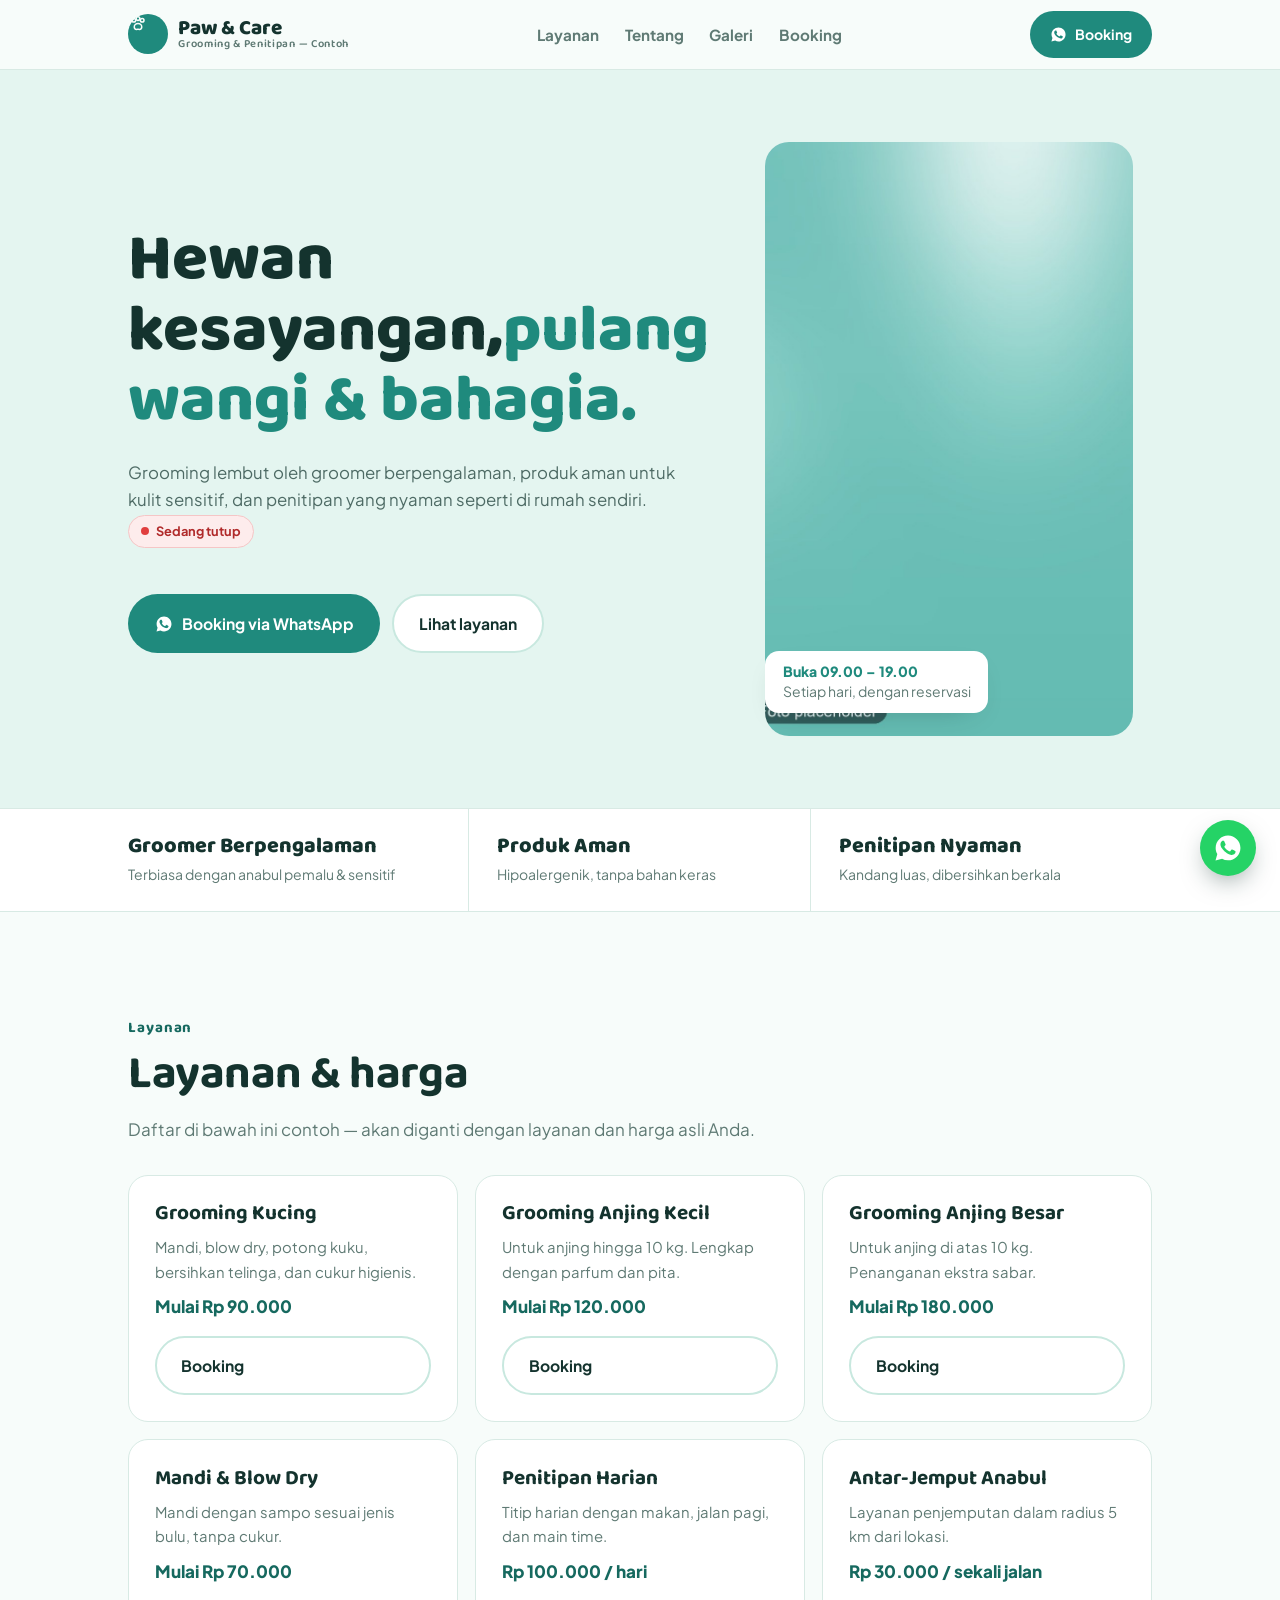
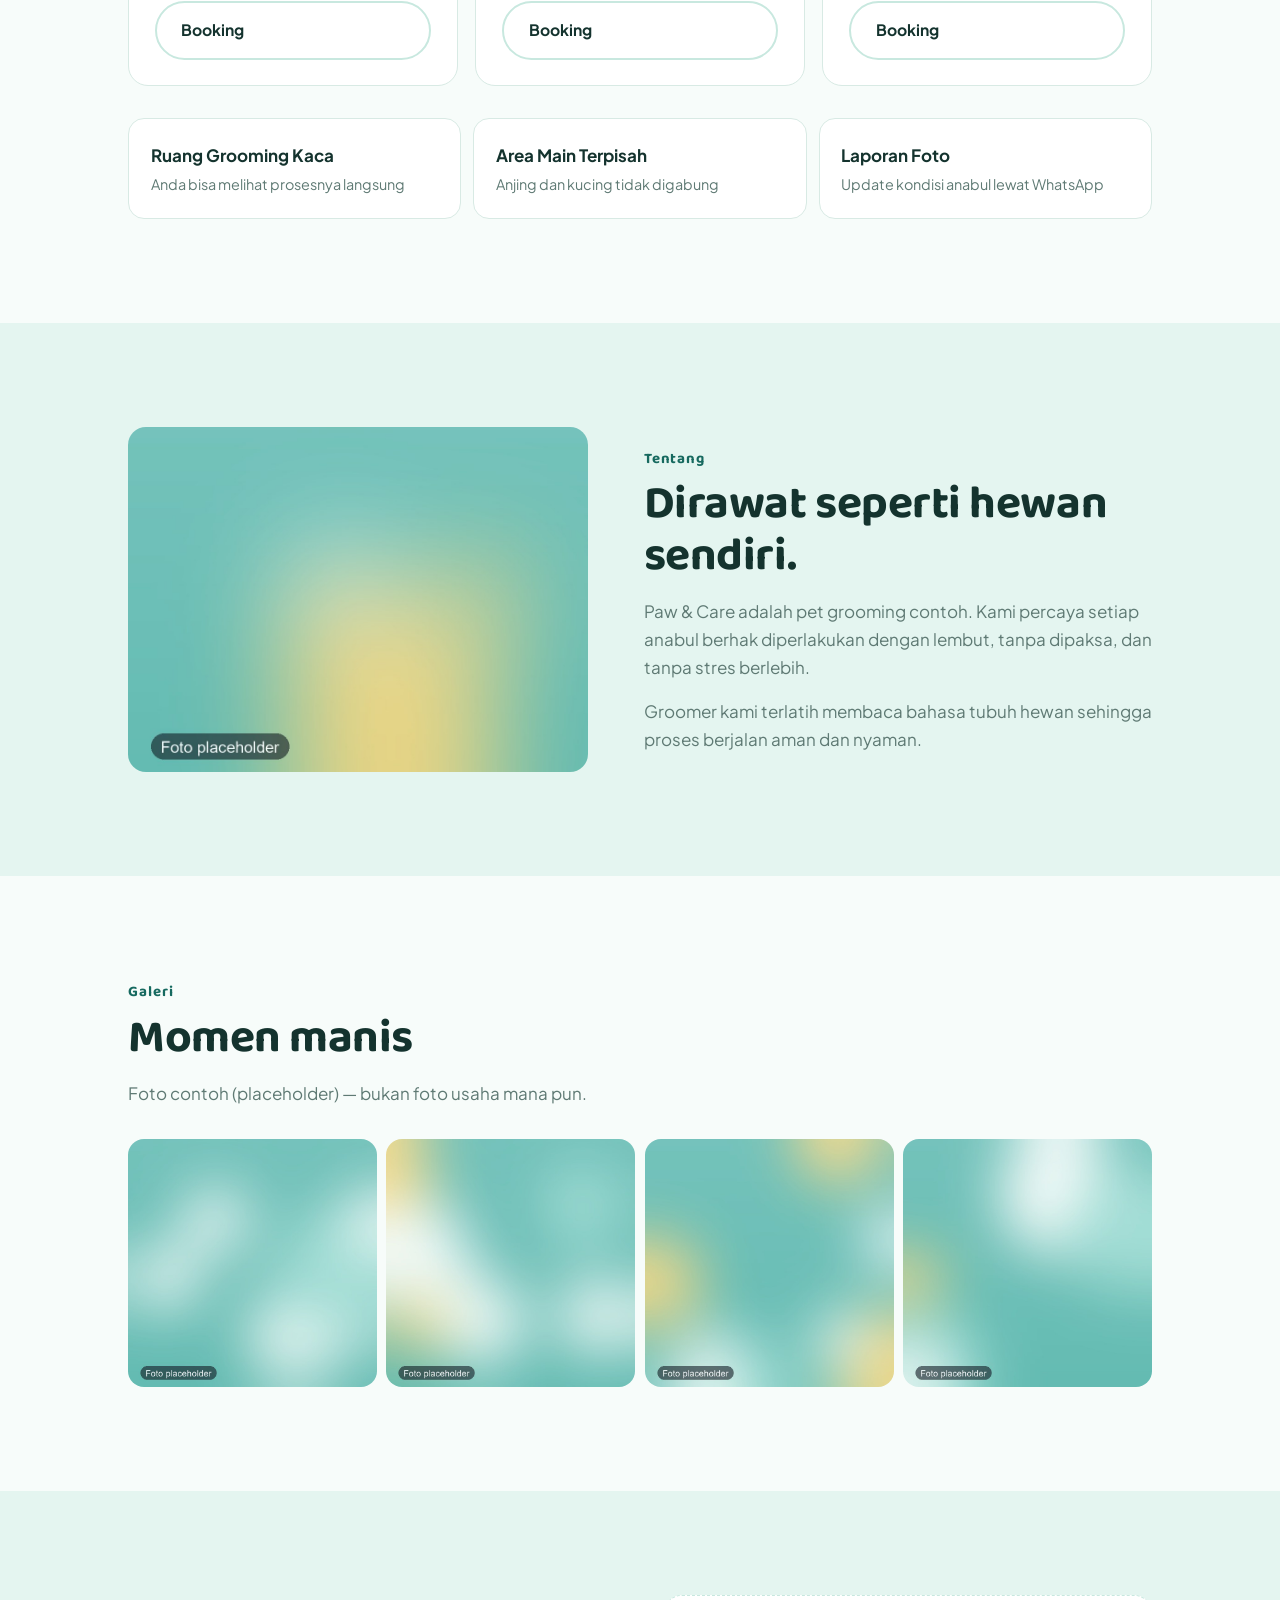
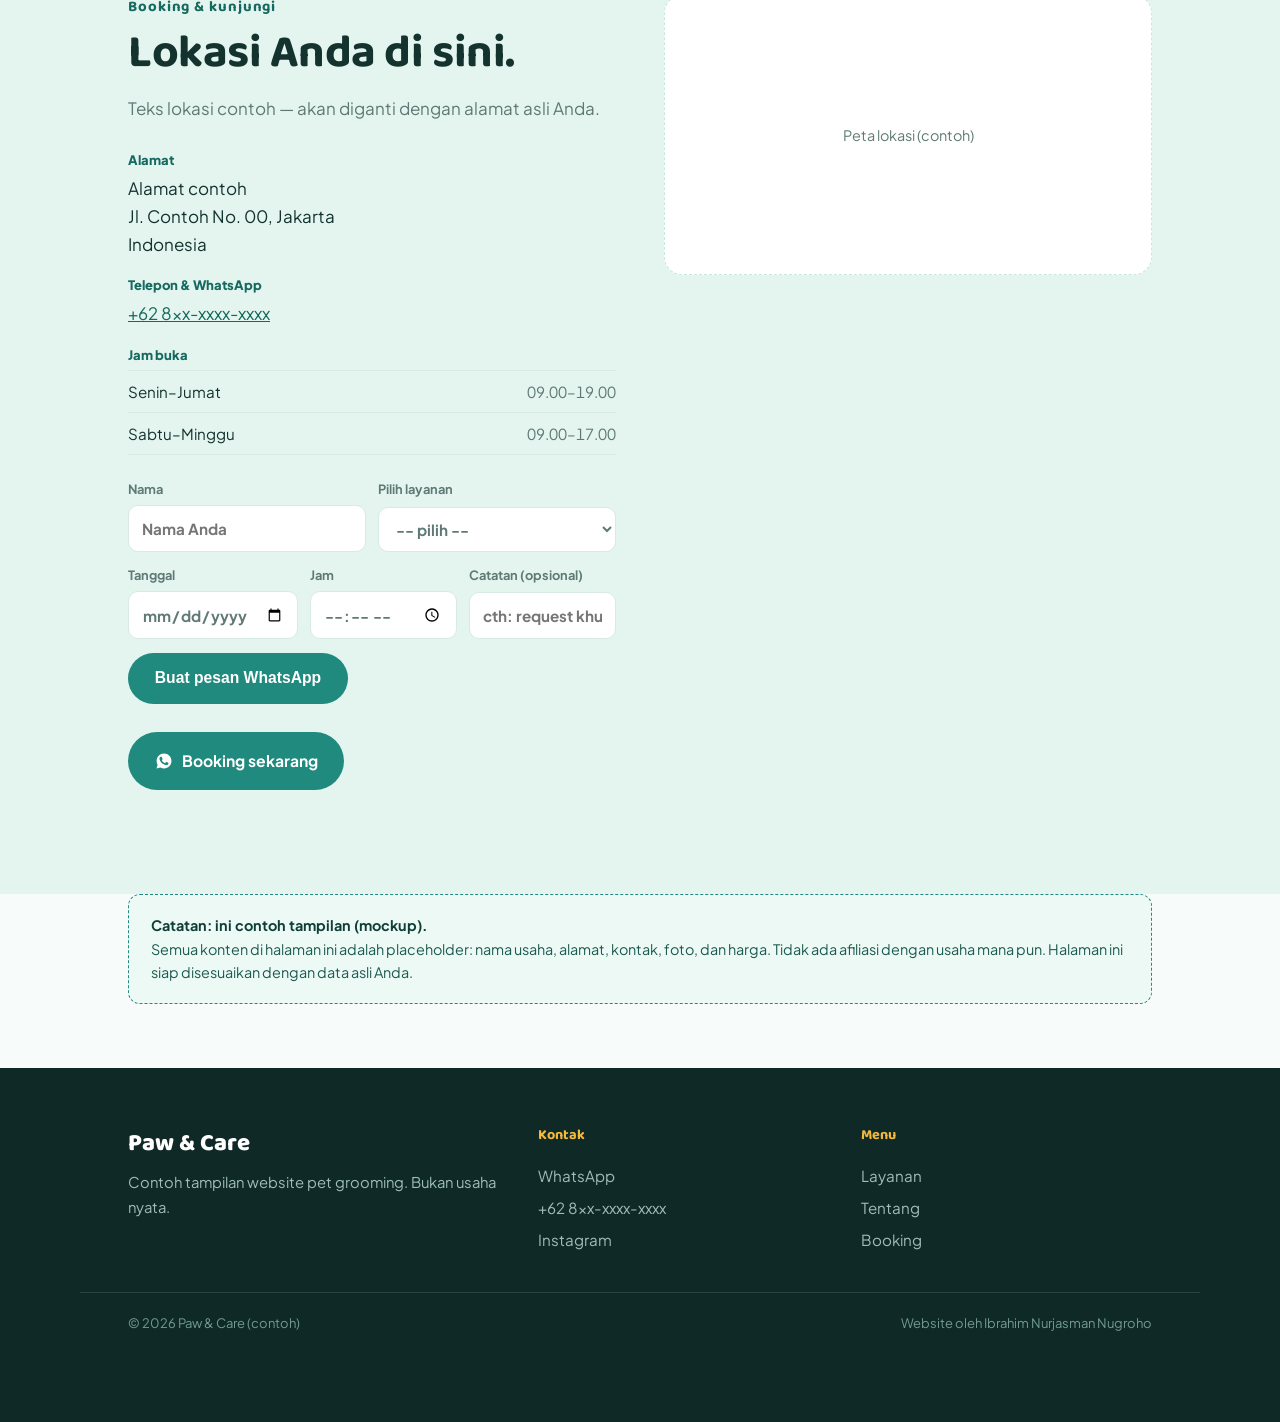
<file: pet-grooming-demo/index.html>
<!doctype html>
<html lang="id">
<head>
<meta charset="utf-8">
<meta name="viewport" content="width=device-width, initial-scale=1">
<title>Paw &amp; Care — Pet Grooming &amp; Penitipan (Contoh Website)</title>
<meta name="description" content="Contoh website pet grooming: layanan grooming, penitipan, harga, dan booking. Halaman contoh, bukan usaha nyata.">
<meta name="robots" content="noindex">
<link rel="preconnect" href="https://fonts.googleapis.com">
<link rel="preconnect" href="https://fonts.gstatic.com" crossorigin>
<link href="https://fonts.googleapis.com/css2?family=Baloo+2:wght@500;600;700;800&family=Plus+Jakarta+Sans:wght@400;500;600;700&display=swap" rel="stylesheet">
<style>
/* ---------- tokens ---------- */
:root{
  --toska:#1F8A7D;
  --toska-tua:#16695F;
  --mint:#E4F5F0;
  --mint-tua:#C8E8DF;
  --kuning:#F6B93B;
  --kuning-tua:#D89B22;
  --tinta:#14332E;
  --abu:#5F7A74;
  --garis:#D8EAE4;
  --putih:#FFFFFF;
  --display:"Baloo 2",system-ui,sans-serif;
  --sans:"Plus Jakarta Sans",system-ui,-apple-system,"Segoe UI",Roboto,sans-serif;
  --wrap:1120px;
  --pad:clamp(1.25rem,5vw,3rem);
}
*,*::before,*::after{box-sizing:border-box}
body{margin:0;background:#F7FCFA;color:var(--tinta);font-family:var(--sans);font-size:clamp(1rem,.97rem + .15vw,1.0625rem);line-height:1.65;-webkit-font-smoothing:antialiased}
img{max-width:100%;display:block;height:auto}
a{color:inherit}
h1,h2,h3,p,figure,ul,dl,dd{margin:0}
ul{margin:0;padding:0;list-style:none}
:focus-visible{outline:3px solid var(--toska);outline-offset:3px;border-radius:2px}
.wrap{max-width:var(--wrap);margin-inline:auto;padding-inline:var(--pad)}
.section{padding-block:clamp(3.5rem,9vw,6.5rem)}
.section--mint{background:var(--mint)}
.eyebrow{font-family:var(--display);font-size:.9375rem;font-weight:700;letter-spacing:.06em;color:var(--toska-tua);margin-bottom:.5rem}
.h2{font-family:var(--display);font-weight:700;font-size:clamp(1.9rem,1.3rem + 2.4vw,2.9rem);line-height:1.12;letter-spacing:-.01em}
.lead{color:var(--abu, #64748B);max-width:56ch;margin-top:.85rem}
.btn{display:inline-flex;align-items:center;gap:.55rem;font-weight:700;font-size:.98rem;padding:.9rem 1.55rem;border-radius:999px;text-decoration:none;border:2px solid transparent;transition:all .18s ease}
.btn--toska{background:var(--toska);color:var(--putih)}
.btn--toska:hover{background:var(--toska-tua)}
.btn--ghost{border-color:var(--mint-tua);color:var(--tinta);background:var(--putih)}
.btn--ghost:hover{border-color:var(--toska);color:var(--toska)}
.hdr{position:sticky;top:0;z-index:50;background:rgba(247,252,250,.94);backdrop-filter:blur(10px);border-bottom:1px solid var(--garis, #D8DEE4)}
.hdr__in{max-width:var(--wrap);margin-inline:auto;padding:.7rem var(--pad);display:flex;align-items:center;justify-content:space-between;gap:1rem}
.brand{display:flex;align-items:center;gap:.65rem;text-decoration:none}
.brand__mark{width:40px;height:40px;flex:none;border-radius:50%;background:var(--toska);display:grid;place-items:center}
.brand b{font-family:var(--display);font-weight:800;font-size:1.3rem;line-height:1.05;display:block}
.brand span{display:block;font-weight:600;font-size:.7rem;color:var(--abu, #64748B);letter-spacing:.06em}
.hdr__nav{display:none;gap:1.6rem;font-size:.95rem;font-weight:700}
.hdr__nav a{text-decoration:none;color:var(--abu, #64748B)}
.hdr__nav a:hover{color:var(--toska)}
@media(min-width:940px){.hdr__nav{display:flex}}
.hdr .btn{padding:.6rem 1.1rem;font-size:.88rem}
.hero{background:var(--mint);overflow:hidden}
.hero__in{max-width:var(--wrap);margin-inline:auto;padding:clamp(2.5rem,7vw,4.5rem) var(--pad) 0;display:grid;gap:clamp(2rem,5vw,3.5rem)}
@media(min-width:900px){.hero__in{grid-template-columns:1.05fr .95fr;align-items:center;padding-bottom:clamp(2.5rem,7vw,4.5rem)}}
.hero h1{font-family:var(--display);font-weight:800;font-size:clamp(2.4rem,1.3rem + 5vw,4.1rem);line-height:1.08}
.hero h1 em{font-style:normal;color:var(--toska)}
.hero p{color:#4E6B65;margin-top:1.35rem;max-width:46ch;font-size:1.05rem}
.hero__cta{display:flex;flex-wrap:wrap;gap:.75rem;margin-top:2rem}
@media(max-width:520px){.hero__cta{flex-direction:column;align-items:stretch}.hero__cta .btn{justify-content:center}}
.hero__fig{position:relative;margin:0}
.hero__fig img{width:100%;aspect-ratio:4/5;max-height:min(64vh,560px);object-fit:cover;border-radius:24px}
@media(min-width:900px){.hero__fig img{aspect-ratio:auto;height:clamp(420px,66vh,600px);max-height:none}}
.hero__tag{position:absolute;left:0;bottom:1.4rem;background:var(--putih);padding:.7rem 1.1rem .75rem;border-radius:14px;font-size:.875rem;line-height:1.4;max-width:17rem;box-shadow:0 10px 30px -18px rgba(20,51,46,.4)}
.hero__tag b{display:block;font-weight:800;color:var(--toska)}
.hero__tag span{color:var(--abu, #64748B)}
.fakta{background:var(--putih);border-block:1px solid var(--garis, #D8DEE4)}
.fakta ul{max-width:var(--wrap);margin-inline:auto;padding-inline:var(--pad);display:grid}
@media(min-width:760px){.fakta ul{grid-template-columns:repeat(3,1fr)}}
.fakta li{padding:1.35rem 0;border-bottom:1px solid var(--garis, #D8DEE4)}
.fakta li:last-child{border-bottom:0}
@media(min-width:760px){.fakta li{border-bottom:0;border-right:1px solid var(--garis, #D8DEE4);padding:1.6rem 1.75rem}.fakta li:first-child{padding-left:0}.fakta li:last-child{border-right:0}}
.fakta b{display:block;font-family:var(--display);font-weight:800;font-size:1.35rem;line-height:1.2}
.fakta span{display:block;font-size:.875rem;color:var(--abu, #64748B);margin-top:.15rem}
.layanan{display:grid;gap:1.1rem}
@media(min-width:700px){.layanan{grid-template-columns:repeat(2,1fr)}}
@media(min-width:1040px){.layanan{grid-template-columns:repeat(3,1fr)}}
.kartu{background:var(--putih);border:1px solid var(--garis, #D8DEE4);border-radius:20px;padding:1.6rem;display:flex;flex-direction:column;gap:.5rem;transition:transform .2s ease,box-shadow .2s ease}
.kartu:hover{transform:translateY(-3px);box-shadow:0 16px 32px -18px rgba(31,138,125,.3)}
.kartu h3{font-family:var(--display);font-weight:700;font-size:1.3rem;line-height:1.25}
.kartu p{color:var(--abu, #64748B);font-size:.93rem;flex:1}
.kartu__harga{font-weight:800;color:var(--toska-tua)}
.kartu__aksi{margin-top:.5rem}
.fasilitas{display:grid;gap:.75rem;margin-top:2rem}
@media(min-width:760px){.fasilitas{grid-template-columns:repeat(3,1fr)}}
.fasilitas li{background:var(--putih);border:1px solid var(--garis, #D8DEE4);border-radius:16px;padding:1.35rem;display:flex;gap:.9rem;align-items:flex-start}
.fasilitas b{display:block}
.fasilitas span{color:var(--abu, #64748B);font-size:.9rem}
.tentang__in{display:grid;gap:clamp(2rem,5vw,3.5rem)}
@media(min-width:900px){.tentang__in{grid-template-columns:.95fr 1.05fr;align-items:center}}
.tentang img{width:100%;aspect-ratio:4/3;object-fit:cover;border-radius:18px}
.tentang p + p{margin-top:1rem}
.galeri{display:grid;grid-template-columns:repeat(2,1fr);gap:.6rem}
.galeri figure{margin:0;overflow:hidden;aspect-ratio:1;border-radius:16px}
.galeri img{width:100%;height:100%;object-fit:cover}
@media(min-width:760px){.galeri{grid-template-columns:repeat(4,1fr)}}
.lokasi__in{display:grid;gap:clamp(2rem,5vw,3rem)}
@media(min-width:900px){.lokasi__in{grid-template-columns:1fr 1fr;align-items:start}}
.lokasi dl{margin:1.75rem 0 0;display:grid;gap:1.1rem}
.lokasi dt{font-size:.8125rem;font-weight:800;color:var(--toska-tua);margin-bottom:.15rem}
.lokasi dd a{color:var(--toska-tua)}
.jam{margin-top:.25rem;border-top:1px solid var(--garis, #D8DEE4)}
.jam div{display:flex;justify-content:space-between;gap:1rem;padding:.5rem 0;border-bottom:1px solid var(--garis, #D8DEE4);font-size:.95rem}
.jam div span:last-child{color:var(--abu, #64748B);font-variant-numeric:tabular-nums}
.peta{border:1.5px dashed var(--mint-tua);border-radius:18px;min-height:280px;display:grid;place-items:center;background:var(--putih);color:var(--abu, #64748B);font-size:.9rem}
.draf{border:1.5px dashed var(--toska);background:#EDF9F5;padding:1.15rem 1.35rem;font-size:.9rem;color:#1B5A50;max-width:var(--wrap);margin-inline:auto;border-radius:12px}
.draf b{color:#0F3E37}
.ftr{background:#0F2A26;color:#9DBDB6;padding-top:clamp(2.5rem,6vw,3.5rem);padding-bottom:clamp(4.5rem,8vw,5.5rem)}
.ftr__in{display:grid;gap:2rem}
@media(min-width:760px){.ftr__in{grid-template-columns:1.3fr 1fr 1fr}}
.ftr h3{font-family:var(--display);font-size:.9rem;font-weight:700;color:var(--kuning);margin-bottom:.7rem}
.ftr a{color:#9DBDB6;text-decoration:none}
.ftr a:hover{color:var(--putih);text-decoration:underline}
.ftr li{padding:.22rem 0;font-size:.95rem}
.ftr__brand b{font-family:var(--display);font-size:1.5rem;font-weight:800;color:var(--putih);display:block;margin-bottom:.4rem}
.ftr__brand p{font-size:.925rem;max-width:34ch}
.ftr__bawah{margin-top:2.25rem;padding-top:1.25rem;border-top:1px solid rgba(255,255,255,.12);font-size:.8125rem;color:#729A92;display:flex;flex-wrap:wrap;gap:.5rem 1.5rem;justify-content:space-between}
.wa-float{position:fixed;right:1rem;bottom:1rem;z-index:60;width:56px;height:56px;border-radius:50%;background:#25D366;color:#fff;display:grid;place-items:center;box-shadow:0 10px 26px -8px rgba(20,51,46,.5);text-decoration:none;transition:transform .18s ease}
.wa-float:hover{transform:translateY(-2px)}
@media(min-width:900px){.wa-float{right:1.5rem;bottom:1.5rem}}
@media(prefers-reduced-motion:no-preference){
  .reveal{opacity:0;transform:translateY(14px);animation:naik .7s cubic-bezier(.22,.7,.3,1) forwards}
  .hero__fig{opacity:0;animation:naik .85s cubic-bezier(.22,.7,.3,1) .16s forwards}
  @keyframes naik{to{opacity:1;transform:none}}
}

/* ---------- phase-1: open badge / sticky cta / wa composer ---------- */
.badge-open{display:inline-flex;align-items:center;gap:.45rem;font-family:var(--sans);font-size:.8rem;font-weight:700;padding:.32rem .75rem;border-radius:999px;background:#E8F7EE;color:#146C43;margin-bottom:.9rem;border:1px solid #BFE8CF}
.badge-open::before{content:"";width:8px;height:8px;border-radius:50%;background:#1DA753;flex:none}
.badge-open.is-closed{background:#FDECEC;color:#B02A2A;border-color:#F5C6C6}
.badge-open.is-closed::before{background:#E03E3E}
.cta-bar{position:fixed;left:0;right:0;bottom:0;z-index:70;display:flex;gap:.6rem;padding:.65rem .9rem calc(.65rem + env(safe-area-inset-bottom));background:rgba(255,255,255,.97);border-top:1px solid var(--garis, #D8DEE4);backdrop-filter:blur(8px)}
.cta-bar .btn{flex:1;justify-content:center;padding:.7rem .9rem;font-size:.92rem;margin:0}
.cta-bar .btn--bar-ghost{background:#fff;border:1px solid var(--garis, #D8DEE4);color:inherit}
@media(min-width:760px){.cta-bar{display:none}}
@media(max-width:759px){body{padding-bottom:4.5rem}.wa-float{bottom:4.7rem}}
.pesan{display:grid;gap:.85rem;margin-top:1.5rem;max-width:38rem}
.pesan__grid{display:grid;gap:.75rem}
.pesan__grid--2{grid-template-columns:1fr}
@media(min-width:560px){.pesan__grid--2{grid-template-columns:1fr 1fr}}
.pesan__grid--3{grid-template-columns:1fr}
@media(min-width:560px){.pesan__grid--3{grid-template-columns:1fr 1fr 1fr}}
.pesan label{display:grid;gap:.3rem;font-size:.8rem;font-weight:700;color:var(--abu, #64748B);text-align:left}
.pesan input,.pesan select{font:inherit;font-size:.95rem;padding:.6rem .8rem;border:1px solid var(--garis, #D8DEE4);border-radius:10px;background:#fff;color:inherit;width:100%}
.pesan input:focus-visible,.pesan select:focus-visible{outline:3px solid #94A3B8;outline-offset:2px}
.pesan__preview{display:none;border:1.5px dashed #CBD5E1;border-radius:12px;background:#F8FAFC;padding:1rem;font-size:.92rem;white-space:pre-line;color:#334155}
.pesan__preview.show{display:block}
.pesan__preview .btn{margin-top:.85rem}
.pesan__actions{display:flex;gap:.6rem;flex-wrap:wrap;align-items:center}

</style>
</head>
<body>

<header class="hdr">
  <div class="hdr__in">
    <a class="brand" href="#atas">
      <span class="brand__mark" aria-hidden="true"><svg width="20" height="20" viewBox="0 0 24 24" fill="none" stroke="#F7FCFA" stroke-width="1.8" stroke-linecap="round" stroke-linejoin="round"><circle cx="7" cy="7.5" r="2.2"/><circle cx="12" cy="5.5" r="2.2"/><circle cx="17" cy="7.5" r="2.2"/><path d="M12 11.5c-2.6 0-4.5 2-4.5 4.2 0 1.6 1.2 2.8 2.8 2.8 1 0 1.7-.5 1.7-.5s.7.5 1.7.5c1.6 0 2.8-1.2 2.8-2.8 0-2.2-1.9-4.2-4.5-4.2Z"/></svg></span>
      <b>Paw &amp; Care<span>Grooming &amp; Penitipan — Contoh</span></b>
    </a>
    <nav class="hdr__nav" aria-label="Navigasi utama">
      <a href="#layanan">Layanan</a>
      <a href="#tentang">Tentang</a>
      <a href="#galeri">Galeri</a>
      <a href="#lokasi">Booking</a>
    </nav>
    <a class="btn btn--toska" href="#" target="_blank" rel="noopener">
      <svg width="17" height="17" viewBox="0 0 24 24" fill="currentColor" aria-hidden="true"><path d="M12.04 2C6.58 2 2.13 6.45 2.13 11.91c0 1.75.46 3.45 1.32 4.95L2 22l5.25-1.38a9.9 9.9 0 0 0 4.79 1.22h.01c5.46 0 9.91-4.45 9.91-9.91S17.5 2 12.04 2Zm5.8 14.08c-.25.69-1.45 1.32-2 1.4-.51.08-1.16.11-1.87-.12-.43-.14-.99-.32-1.7-.63-2.99-1.29-4.94-4.3-5.09-4.5-.15-.2-1.22-1.62-1.22-3.1s.78-2.2 1.05-2.5c.28-.3.6-.38.8-.38l.58.01c.19 0 .43-.07.68.52.25.6.86 2.07.94 2.22.07.15.12.33.02.53-.1.2-.15.32-.3.5-.15.17-.31.39-.44.52-.15.15-.3.31-.13.6.17.3.76 1.25 1.63 2.03 1.12 1 2.06 1.3 2.36 1.45.3.15.47.13.64-.08.17-.2.74-.86.94-1.16.2-.3.4-.25.67-.15.27.1 1.72.81 2.01.96.3.15.5.22.57.35.07.12.07.72-.18 1.41Z"/></svg>
      Booking
    </a>
  </div>
</header>

<main id="atas">

  <section class="hero">
    <div class="hero__in">
      <div>
        <h1 class="reveal">Hewan kesayangan,<em>pulang wangi &amp; bahagia.</em></h1>
        <p class="reveal">Grooming lembut oleh groomer berpengalaman, produk aman untuk kulit sensitif, dan penitipan yang nyaman seperti di rumah sendiri.</p>
        <span class="badge-open" id="open-badge">Cek jam buka…</span>
        <div class="hero__cta reveal">
          <a class="btn btn--toska" href="#" target="_blank" rel="noopener">
            <svg width="18" height="18" viewBox="0 0 24 24" fill="currentColor" aria-hidden="true"><path d="M12.04 2C6.58 2 2.13 6.45 2.13 11.91c0 1.75.46 3.45 1.32 4.95L2 22l5.25-1.38a9.9 9.9 0 0 0 4.79 1.22h.01c5.46 0 9.91-4.45 9.91-9.91S17.5 2 12.04 2Zm5.8 14.08c-.25.69-1.45 1.32-2 1.4-.51.08-1.16.11-1.87-.12-.43-.14-.99-.32-1.7-.63-2.99-1.29-4.94-4.3-5.09-4.5-.15-.2-1.22-1.62-1.22-3.1s.78-2.2 1.05-2.5c.28-.3.6-.38.8-.38l.58.01c.19 0 .43-.07.68.52.25.6.86 2.07.94 2.22.07.15.12.33.02.53-.1.2-.15.32-.3.5-.15.17-.31.39-.44.52-.15.15-.3.31-.13.6.17.3.76 1.25 1.63 2.03 1.12 1 2.06 1.3 2.36 1.45.3.15.47.13.64-.08.17-.2.74-.86.94-1.16.2-.3.4-.25.67-.15.27.1 1.72.81 2.01.96.3.15.5.22.57.35.07.12.07.72-.18 1.41Z"/></svg>
            Booking via WhatsApp
          </a>
          <a class="btn btn--ghost" href="#layanan">Lihat layanan</a>
        </div>
      </div>
      <figure class="hero__fig">
        <img src="assets/ph-hero.jpg" alt="Anjing dan kucing yang baru di-grooming (foto contoh)" width="900" height="1200">
        <figcaption class="hero__tag"><b>Buka 09.00 &ndash; 19.00</b><span>Setiap hari, dengan reservasi</span></figcaption>
      </figure>
    </div>
  </section>

  <section class="fakta" aria-label="Ringkasan pet grooming">
    <ul>
      <li>
        <b>Groomer Berpengalaman</b>
        <span>Terbiasa dengan anabul pemalu &amp; sensitif</span>
      </li>
      <li>
        <b>Produk Aman</b>
        <span>Hipoalergenik, tanpa bahan keras</span>
      </li>
      <li>
        <b>Penitipan Nyaman</b>
        <span>Kandang luas, dibersihkan berkala</span>
      </li>
    </ul>
  </section>

  <section class="section" id="layanan">
    <div class="wrap">
      <p class="eyebrow">Layanan</p>
      <h2 class="h2">Layanan &amp; harga</h2>
      <p class="lead" style="margin-bottom:2rem">Daftar di bawah ini contoh &mdash; akan diganti dengan layanan dan harga asli Anda.</p>

      <div class="layanan">
        <article class="kartu">
          <h3>Grooming Kucing</h3>
          <p>Mandi, blow dry, potong kuku, bersihkan telinga, dan cukur higienis.</p>
          <span class="kartu__harga">Mulai Rp 90.000</span>
          <a class="btn btn--ghost kartu__aksi" href="#" target="_blank" rel="noopener">Booking</a>
        </article>
        <article class="kartu">
          <h3>Grooming Anjing Kecil</h3>
          <p>Untuk anjing hingga 10 kg. Lengkap dengan parfum dan pita.</p>
          <span class="kartu__harga">Mulai Rp 120.000</span>
          <a class="btn btn--ghost kartu__aksi" href="#" target="_blank" rel="noopener">Booking</a>
        </article>
        <article class="kartu">
          <h3>Grooming Anjing Besar</h3>
          <p>Untuk anjing di atas 10 kg. Penanganan ekstra sabar.</p>
          <span class="kartu__harga">Mulai Rp 180.000</span>
          <a class="btn btn--ghost kartu__aksi" href="#" target="_blank" rel="noopener">Booking</a>
        </article>
        <article class="kartu">
          <h3>Mandi &amp; Blow Dry</h3>
          <p>Mandi dengan sampo sesuai jenis bulu, tanpa cukur.</p>
          <span class="kartu__harga">Mulai Rp 70.000</span>
          <a class="btn btn--ghost kartu__aksi" href="#" target="_blank" rel="noopener">Booking</a>
        </article>
        <article class="kartu">
          <h3>Penitipan Harian</h3>
          <p>Titip harian dengan makan, jalan pagi, dan main time.</p>
          <span class="kartu__harga">Rp 100.000 / hari</span>
          <a class="btn btn--ghost kartu__aksi" href="#" target="_blank" rel="noopener">Booking</a>
        </article>
        <article class="kartu">
          <h3>Antar-Jemput Anabul</h3>
          <p>Layanan penjemputan dalam radius 5 km dari lokasi.</p>
          <span class="kartu__harga">Rp 30.000 / sekali jalan</span>
          <a class="btn btn--ghost kartu__aksi" href="#" target="_blank" rel="noopener">Booking</a>
        </article>
      </div>

      <ul class="fasilitas">
        <li><div><b>Ruang Grooming Kaca</b><span>Anda bisa melihat prosesnya langsung</span></div></li>
        <li><div><b>Area Main Terpisah</b><span>Anjing dan kucing tidak digabung</span></div></li>
        <li><div><b>Laporan Foto</b><span>Update kondisi anabul lewat WhatsApp</span></div></li>
      </ul>
    </div>
  </section>

  <section class="section section--mint tentang" id="tentang">
    <div class="wrap tentang__in">
      <figure>
        <img src="assets/ph-about.jpg" alt="Groomer merawat hewan (foto contoh)" width="1000" height="750">
      </figure>
      <div>
        <p class="eyebrow">Tentang</p>
        <h2 class="h2">Dirawat seperti hewan sendiri.</h2>
        <p class="lead">Paw &amp; Care adalah pet grooming contoh. Kami percaya setiap anabul berhak diperlakukan dengan lembut, tanpa dipaksa, dan tanpa stres berlebih.</p>
        <p class="lead">Groomer kami terlatih membaca bahasa tubuh hewan sehingga proses berjalan aman dan nyaman.</p>
      </div>
    </div>
  </section>

  <section class="section" id="galeri">
    <div class="wrap">
      <p class="eyebrow">Galeri</p>
      <h2 class="h2">Momen manis</h2>
      <p class="lead" style="margin-bottom:2rem">Foto contoh (placeholder) &mdash; bukan foto usaha mana pun.</p>
      <div class="galeri">
        <figure><img src="assets/ph-g1.jpg" alt="Kucing setelah grooming (foto contoh)" loading="lazy"></figure>
        <figure><img src="assets/ph-g2.jpg" alt="Anjing kecil dimandikan (foto contoh)" loading="lazy"></figure>
        <figure><img src="assets/ph-g3.jpg" alt="Groomer menyisir bulu (foto contoh)" loading="lazy"></figure>
        <figure><img src="assets/ph-g4.jpg" alt="Ruang penitipan (foto contoh)" loading="lazy"></figure>
      </div>
    </div>
  </section>

  <section class="section section--mint lokasi" id="lokasi">
    <div class="wrap lokasi__in">
      <div>
        <p class="eyebrow">Booking &amp; kunjungi</p>
        <h2 class="h2">Lokasi Anda di sini.</h2>
        <p class="lead">Teks lokasi contoh &mdash; akan diganti dengan alamat asli Anda.</p>

        <dl>
          <div>
            <dt>Alamat</dt>
            <dd>Alamat contoh<br>Jl. Contoh No. 00, Jakarta<br>Indonesia</dd>
          </div>
          <div>
            <dt>Telepon &amp; WhatsApp</dt>
            <dd><a href="#">+62 8xx-xxxx-xxxx</a></dd>
          </div>
          <div>
            <dt>Jam buka</dt>
            <dd>
              <div class="jam">
                <div><span>Senin&ndash;Jumat</span><span>09.00&ndash;19.00</span></div>
                <div><span>Sabtu&ndash;Minggu</span><span>09.00&ndash;17.00</span></div>
              </div>
            </dd>
          </div>
        </dl>

        <form class="pesan" id="pesan-form">
  <div class="pesan__grid pesan__grid--2">
    <label>Nama<input type="text" name="nama" placeholder="Nama Anda" required></label>
    <label>Pilih layanan<select name="layanan" required><option value="">-- pilih --</option><option>Grooming Kucing</option><option>Grooming Anjing Kecil</option><option>Grooming Anjing Besar</option><option>Mandi &amp; Blow Dry</option><option>Penitipan Harian</option><option>Antar-Jemput Anabul</option></select></label>
  </div>
  <div class="pesan__grid pesan__grid--3">
    <label>Tanggal<input type="date" name="tanggal" required></label>
    <label>Jam<input type="time" name="jam" required></label>
    <label>Catatan (opsional)<input type="text" name="catatan" placeholder="cth: request khusus"></label>
  </div>
  <div class="pesan__actions"><button class="btn btn--toska" type="submit">Buat pesan WhatsApp</button></div>
  <div class="pesan__preview" id="pesan-preview">
    <p id="pesan-text" style="margin:0"></p>
    <a class="btn btn--toska" id="pesan-wa-link" href="#" target="_blank" rel="noopener" style="display:none">Buka di WhatsApp</a>
  </div>
</form>

        <div style="margin-top:1.75rem">
          <a class="btn btn--toska" href="#" target="_blank" rel="noopener">
            <svg width="18" height="18" viewBox="0 0 24 24" fill="currentColor" aria-hidden="true"><path d="M12.04 2C6.58 2 2.13 6.45 2.13 11.91c0 1.75.46 3.45 1.32 4.95L2 22l5.25-1.38a9.9 9.9 0 0 0 4.79 1.22h.01c5.46 0 9.91-4.45 9.91-9.91S17.5 2 12.04 2Zm5.8 14.08c-.25.69-1.45 1.32-2 1.4-.51.08-1.16.11-1.87-.12-.43-.14-.99-.32-1.7-.63-2.99-1.29-4.94-4.3-5.09-4.5-.15-.2-1.22-1.62-1.22-3.1s.78-2.2 1.05-2.5c.28-.3.6-.38.8-.38l.58.01c.19 0 .43-.07.68.52.25.6.86 2.07.94 2.22.07.15.12.33.02.53-.1.2-.15.32-.3.5-.15.17-.31.39-.44.52-.15.15-.3.31-.13.6.17.3.76 1.25 1.63 2.03 1.12 1 2.06 1.3 2.36 1.45.3.15.47.13.64-.08.17-.2.74-.86.94-1.16.2-.3.4-.25.67-.15.27.1 1.72.81 2.01.96.3.15.5.22.57.35.07.12.07.72-.18 1.41Z"/></svg>
            Booking sekarang
          </a>
        </div>
      </div>

      <div class="peta" role="img" aria-label="Peta lokasi (contoh)">Peta lokasi (contoh)</div>
    </div>
  </section>

  <div class="wrap" style="padding-bottom:clamp(2.5rem,6vw,4rem)">
    <div class="draf">
      <b>Catatan: ini contoh tampilan (mockup).</b><br>
      Semua konten di halaman ini adalah placeholder: nama usaha, alamat, kontak, foto, dan harga. Tidak ada afiliasi dengan usaha mana pun. Halaman ini siap disesuaikan dengan data asli Anda.
    </div>
  </div>

</main>

<footer class="ftr">
  <div class="wrap ftr__in">
    <div class="ftr__brand">
      <b>Paw &amp; Care</b>
      <p>Contoh tampilan website pet grooming. Bukan usaha nyata.</p>
    </div>
    <div>
      <h3>Kontak</h3>
      <ul>
        <li><a href="#">WhatsApp</a></li>
        <li><a href="#">+62 8xx-xxxx-xxxx</a></li>
        <li><a href="#">Instagram</a></li>
      </ul>
    </div>
    <div>
      <h3>Menu</h3>
      <ul>
        <li><a href="#layanan">Layanan</a></li>
        <li><a href="#tentang">Tentang</a></li>
        <li><a href="#lokasi">Booking</a></li>
      </ul>
    </div>
  </div>
  <div class="wrap ftr__bawah">
    <span>&copy; 2026 Paw &amp; Care (contoh)</span>
    <span>Website oleh Ibrahim Nurjasman Nugroho</span>
  </div>
</footer>

<a class="wa-float" href="#" target="_blank" rel="noopener" aria-label="Hubungi lewat WhatsApp (contoh)">
  <svg width="30" height="30" viewBox="0 0 24 24" fill="currentColor" aria-hidden="true"><path d="M12.04 2C6.58 2 2.13 6.45 2.13 11.91c0 1.75.46 3.45 1.32 4.95L2 22l5.25-1.38a9.9 9.9 0 0 0 4.79 1.22h.01c5.46 0 9.91-4.45 9.91-9.91S17.5 2 12.04 2Zm5.8 14.08c-.25.69-1.45 1.32-2 1.4-.51.08-1.16.11-1.87-.12-.43-.14-.99-.32-1.7-.63-2.99-1.29-4.94-4.3-5.09-4.5-.15-.2-1.22-1.62-1.22-3.1s.78-2.2 1.05-2.5c.28-.3.6-.38.8-.38l.58.01c.19 0 .43-.07.68.52.25.6.86 2.07.94 2.22.07.15.12.33.02.53-.1.2-.15.32-.3.5-.15.17-.31.39-.44.52-.15.15-.3.31-.13.6.17.3.76 1.25 1.63 2.03 1.12 1 2.06 1.3 2.36 1.45.3.15.47.13.64-.08.17-.2.74-.86.94-1.16.2-.3.4-.25.67-.15.27.1 1.72.81 2.01.96.3.15.5.22.57.35.07.12.07.72-.18 1.41Z"/></svg>
</a>

<div class="cta-bar" aria-label="Aksi cepat">
  <a class="btn btn--toska" href="#lokasi">Booking</a>
  <a class="btn btn--bar-ghost" href="#">WhatsApp</a>
</div>

<script>
function demoNotice(){alert('Ini halaman demo. Tombol ini akan terhubung ke WhatsApp / tautan resmi usaha Anda.');}
document.addEventListener('click', function(e){
  const a = e.target.closest('a[href="#"]');
  if(a){ e.preventDefault(); demoNotice(); }
});
</script>

<script>
(function(){
  var CFG = {name: "Paw & Care", hours: [[9,17],[9,19],[9,19],[9,19],[9,19],[9,19],[9,17]]};
  function updateBadge(){
    var el = document.getElementById('open-badge');
    if(!el) return;
    var now = new Date();
    var r = CFG.hours[now.getDay()];
    var h = now.getHours() + now.getMinutes() / 60;
    var open = !!(r && h >= r[0] && h < r[1]);
    el.textContent = open ? 'Buka sekarang' : 'Sedang tutup';
    el.classList.toggle('is-closed', !open);
  }
  updateBadge(); setInterval(updateBadge, 60000);

  var form = document.getElementById('pesan-form');
  if(form){
    form.addEventListener('submit', function(e){
      e.preventDefault();
      function g(n){ var f = form.querySelector('[name="' + n + '"]'); return f ? f.value.trim() : ''; }
      var nama = g('nama'), layanan = g('layanan'), tanggal = g('tanggal'), jam = g('jam'), catatan = g('catatan');
      
      var msg = 'Halo ' + CFG.name + '!\n\nSaya ' + nama + '.\nIngin booking: ' + layanan + '\nTanggal: ' + tanggal + '\nJam: ' + jam;
      if(catatan){ msg += '\nCatatan: ' + catatan; }
      msg += '\n\nTerima kasih.';
      var box = document.getElementById('pesan-preview');
      document.getElementById('pesan-text').textContent = msg + '\n\n(Demo: tombol di bawah mensimulasikan alur asli. Saat live, pesan langsung mengarah ke WhatsApp resmi usaha Anda.)';
      var wa = document.getElementById('pesan-wa-link');
      wa.href = 'https://wa.me/?text=' + encodeURIComponent(msg);
      wa.style.display = 'inline-flex';
      box.classList.add('show');
      box.scrollIntoView({behavior:'smooth', block:'nearest'});
    });
  }
})();
</script>
</body>
</html>
</file>
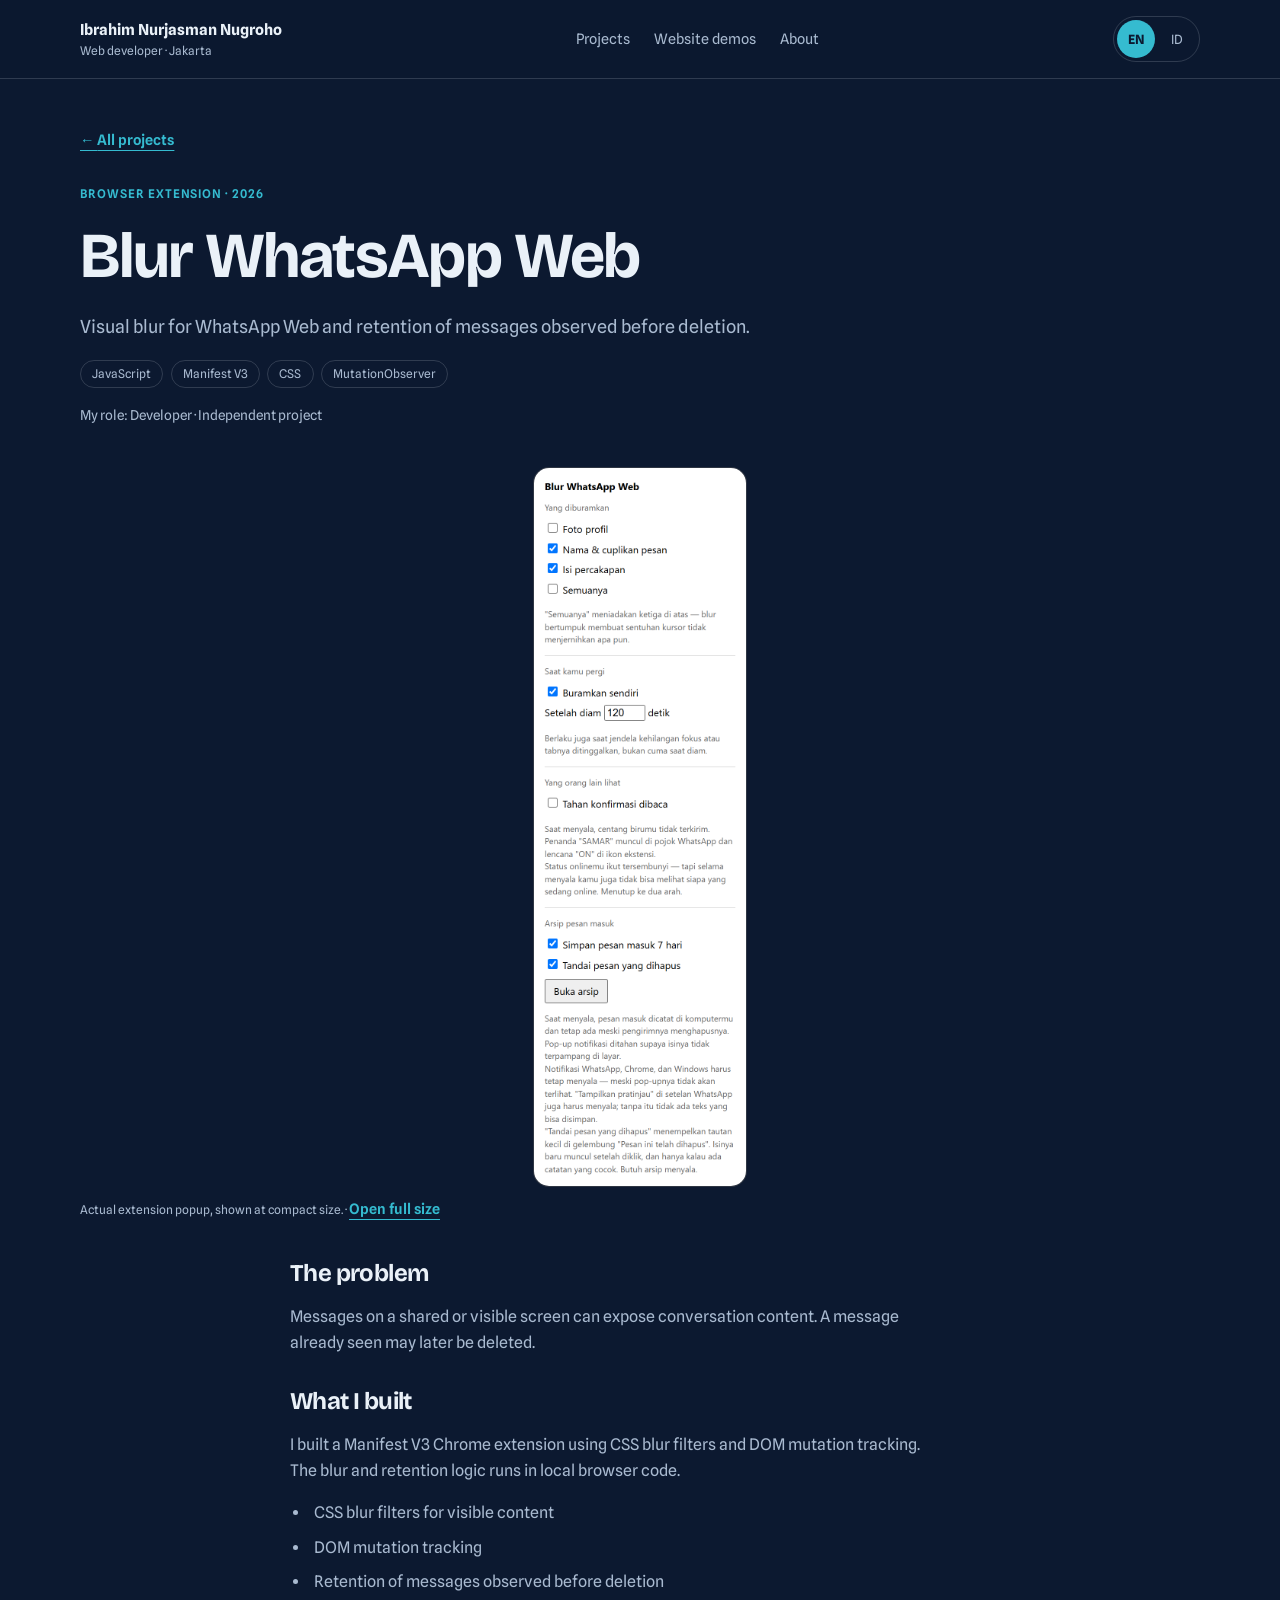
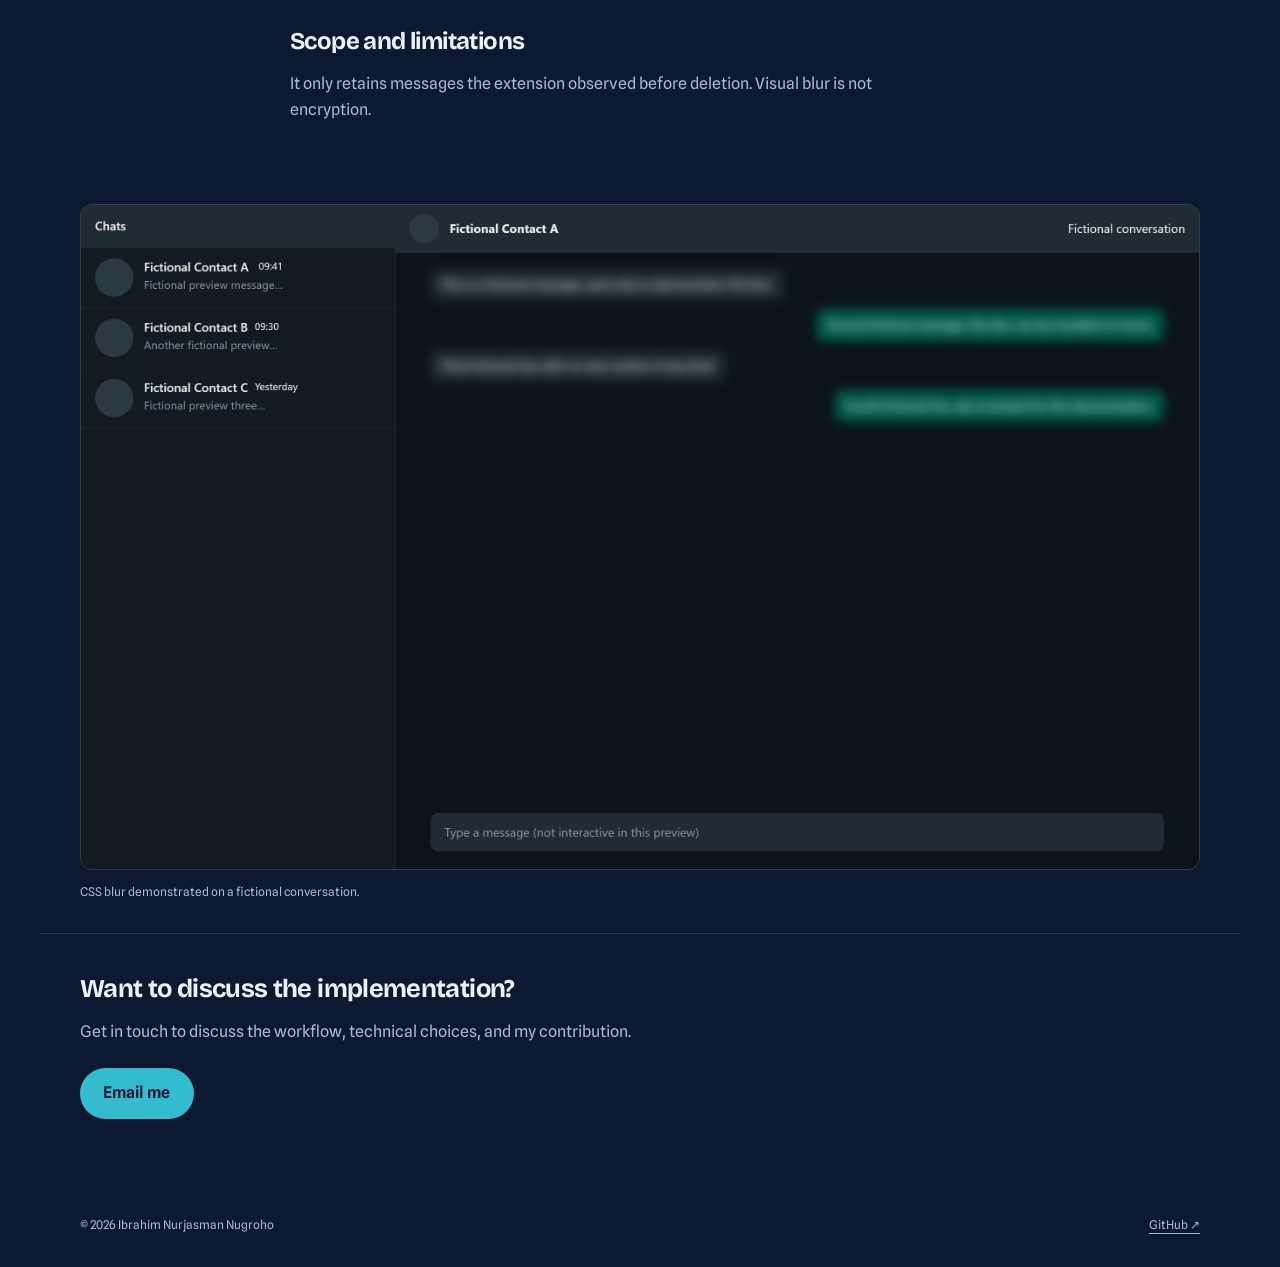
<file: projects/blur-whatsapp.html>
<!doctype html>
<html lang="en">
<head>
<meta charset="utf-8">
<meta name="viewport" content="width=device-width, initial-scale=1">
<title>Blur WhatsApp Web | Ibrahim Nurjasman Nugroho</title>
<meta name="description" content="Visual blur for WhatsApp Web and retention of messages observed before deletion.">
<meta name="theme-color" content="#0C1930">
<meta property="og:type" content="website">
<meta property="og:title" content="Blur WhatsApp Web | Ibrahim Nurjasman Nugroho">
<meta property="og:description" content="Visual blur for WhatsApp Web and retention of messages observed before deletion.">
<meta property="og:image" content="https://ibrahimnmch2017-boop.github.io/assets/og-image.png">
<meta property="og:url" content="https://ibrahimnmch2017-boop.github.io/projects/blur-whatsapp.html">
<meta name="twitter:card" content="summary_large_image">
<link rel="icon" href="../assets/favicon.svg" type="image/svg+xml">
<link rel="preconnect" href="https://fonts.googleapis.com">
<link rel="preconnect" href="https://fonts.gstatic.com" crossorigin>
<link href="https://fonts.googleapis.com/css2?family=Bricolage+Grotesque:opsz,wght@12..96,400..800&family=Spline+Sans:wght@400;500;600;700&display=swap" rel="stylesheet">
<link rel="stylesheet" href="../assets/portfolio.css">
<script src="../assets/portfolio.js" defer>
</script>
</head>
<body id="top">
<a class="skip-link" href="#main">
<span data-locale="en" lang="en">Skip to content</span>
<span data-locale="id" lang="id">Langsung ke konten</span>
</a>
<header class="site-header">
<div class="header-inner">
<a class="brand" href="../index.html">
<b>Ibrahim Nurjasman Nugroho</b>
<span>
<span data-locale="en" lang="en">Web developer · Jakarta</span>
<span data-locale="id" lang="id">Web developer · Jakarta</span>
</span>
</a>
<nav aria-label="Portfolio">
<a href="../index.html#work">
<span data-locale="en" lang="en">Projects</span>
<span data-locale="id" lang="id">Proyek</span>
</a>
<a href="../index.html#demos">
<span data-locale="en" lang="en">Website demos</span>
<span data-locale="id" lang="id">Demo website</span>
</a>
<a href="../index.html#about">
<span data-locale="en" lang="en">About</span>
<span data-locale="id" lang="id">Tentang</span>
</a>
</nav>
<div class="language-switch" role="group" aria-label="Language / Bahasa">
<button type="button" data-set-lang="en" aria-pressed="true">EN</button>
<button type="button" data-set-lang="id" aria-pressed="false">ID</button>
</div>
</div>
</header>
<main id="main">
<section class="case-hero wrap">
<a class="text-link back-link" href="../index.html#work">← <span data-locale="en" lang="en">All projects</span>
<span data-locale="id" lang="id">Semua proyek</span>
</a>
<p class="eyebrow">
<span data-locale="en" lang="en">Browser extension</span>
<span data-locale="id" lang="id">Ekstensi browser</span> · 2026</p>
<h1>Blur WhatsApp Web</h1>
<p class="case-summary">
<span data-locale="en" lang="en">Visual blur for WhatsApp Web and retention of messages observed before deletion.</span>
<span data-locale="id" lang="id">Blur visual untuk WhatsApp Web dan penyimpanan pesan yang terlihat sebelum dihapus.</span>
</p>
<ul class="tags" aria-label="Technologies">
<li>JavaScript</li>
<li>Manifest V3</li>
<li>CSS</li>
<li>MutationObserver</li>
</ul>
<p class="role">
<span data-locale="en" lang="en">My role: Developer · Independent project</span>
<span data-locale="id" lang="id">Peran saya: Developer · Proyek mandiri</span>
</p>
</section>
<section class="wrap case-media">
<a class="case-figure case-figure--narrow" href="../assets/projects/blur-popup.png" target="_blank" rel="noopener">
<img src="../assets/projects/blur-popup.png" alt="Blur WhatsApp Web extension popup (actual UI)">
</a>
<p class="caption">
<span data-locale="en" lang="en">Actual extension popup, shown at compact size.</span>
<span data-locale="id" lang="id">Popup ekstensi asli, ditampilkan ukuran ringkas.</span> · <a class="text-link" href="../assets/projects/blur-popup.png" target="_blank" rel="noopener">
<span data-locale="en" lang="en">Open full size</span>
<span data-locale="id" lang="id">Buka ukuran penuh</span>
</a>
</p>
</section>
<section class="wrap case-layout">
<div class="case-copy">
<section>
<h2>
<span data-locale="en" lang="en">The problem</span>
<span data-locale="id" lang="id">Masalah</span>
</h2>
<p>
<span data-locale="en" lang="en">Messages on a shared or visible screen can expose conversation content. A message already seen may later be deleted.</span>
<span data-locale="id" lang="id">Pesan pada layar yang terlihat orang lain dapat membuka isi percakapan. Pesan yang sudah terlihat juga dapat dihapus kemudian.</span>
</p>
</section>
<section>
<h2>
<span data-locale="en" lang="en">What I built</span>
<span data-locale="id" lang="id">Yang saya bangun</span>
</h2>
<p>
<span data-locale="en" lang="en">I built a Manifest V3 Chrome extension using CSS blur filters and DOM mutation tracking. The blur and retention logic runs in local browser code.</span>
<span data-locale="id" lang="id">Saya membangun ekstensi Chrome Manifest V3 menggunakan filter blur CSS dan pelacakan perubahan DOM. Logika blur dan penyimpanan berjalan dalam kode browser lokal.</span>
</p>
<ul class="feature-list">
<li>
<span data-locale="en" lang="en">CSS blur filters for visible content</span>
<span data-locale="id" lang="id">Filter blur CSS untuk konten yang terlihat</span>
</li>
<li>
<span data-locale="en" lang="en">DOM mutation tracking</span>
<span data-locale="id" lang="id">Pelacakan perubahan DOM</span>
</li>
<li>
<span data-locale="en" lang="en">Retention of messages observed before deletion</span>
<span data-locale="id" lang="id">Penyimpanan pesan yang terlihat sebelum dihapus</span>
</li>
</ul>
</section>
<section>
<h2>
<span data-locale="en" lang="en">Scope and limitations</span>
<span data-locale="id" lang="id">Lingkup dan batasan</span>
</h2>
<p>
<span data-locale="en" lang="en">It only retains messages the extension observed before deletion. Visual blur is not encryption.</span>
<span data-locale="id" lang="id">Ekstensi hanya menyimpan pesan yang terlihat sebelum dihapus. Blur visual bukan enkripsi.</span>
</p>
</section>
</div>
</section>
<section class="wrap case-support">
<div>
<a class="case-figure" href="../assets/projects/blur-chat.png" target="_blank" rel="noopener">
<img src="../assets/projects/blur-chat.png" alt="Blur applied to a fictional WhatsApp conversation" loading="lazy">
</a>
<p class="caption">
<span data-locale="en" lang="en">CSS blur demonstrated on a fictional conversation.</span>
<span data-locale="id" lang="id">Blur CSS didemonstrasikan pada percakapan fiktif.</span>
</p>
</div>
</section>
<section class="wrap case-closing">
<h2>
<span data-locale="en" lang="en">Want to discuss the implementation?</span>
<span data-locale="id" lang="id">Ingin membahas implementasinya?</span>
</h2>
<p>
<span data-locale="en" lang="en">Get in touch to discuss the workflow, technical choices, and my contribution.</span>
<span data-locale="id" lang="id">Hubungi saya untuk membahas alur kerja, pilihan teknis, dan kontribusi saya.</span>
</p>
<a class="btn btn-primary" href="mailto:ibrahimnmch2017@gmail.com">
<span data-locale="en" lang="en">Email me</span>
<span data-locale="id" lang="id">Kirim email</span>
</a>
</section>
</main>
<footer class="wrap footer">
<span>© 2026 Ibrahim Nurjasman Nugroho</span>
<a href="https://github.com/ibrahimnmch2017-boop" target="_blank" rel="noopener">GitHub ↗</a>
</footer>
</body>
</html>
</file>
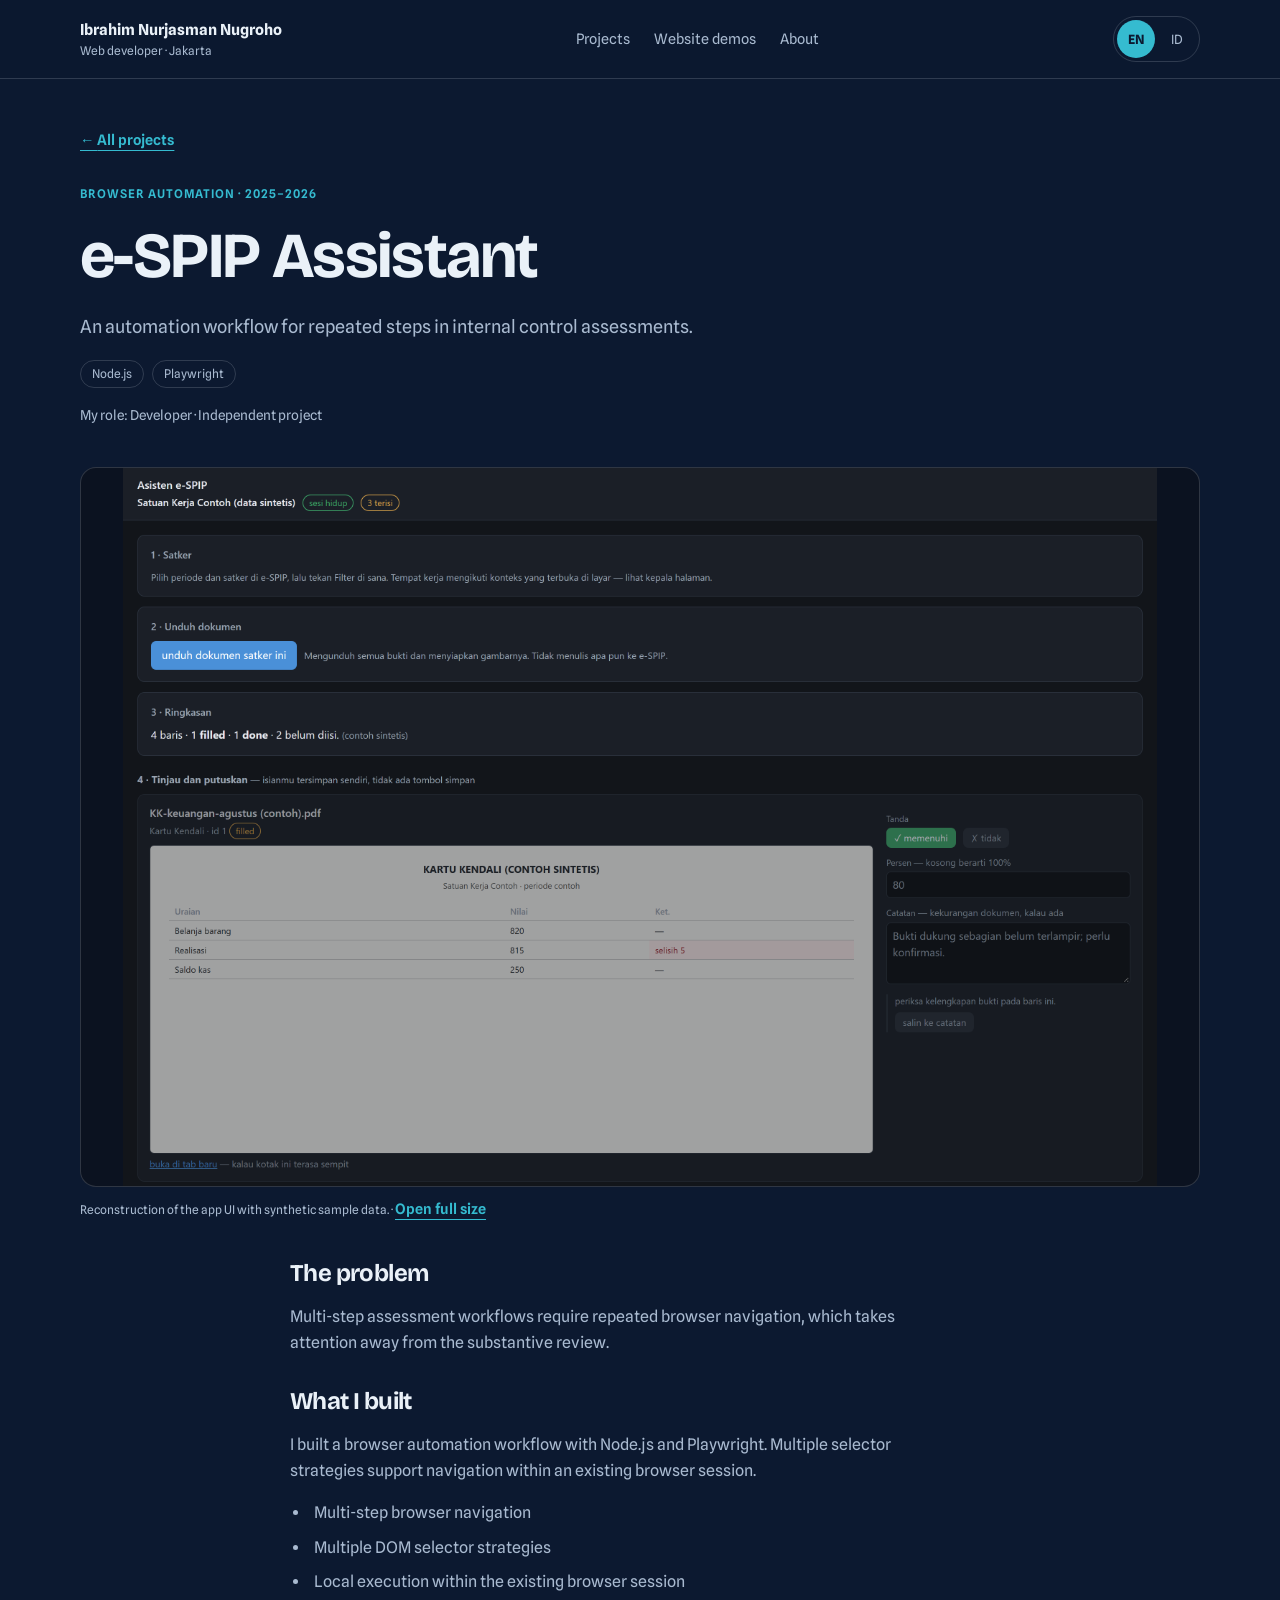
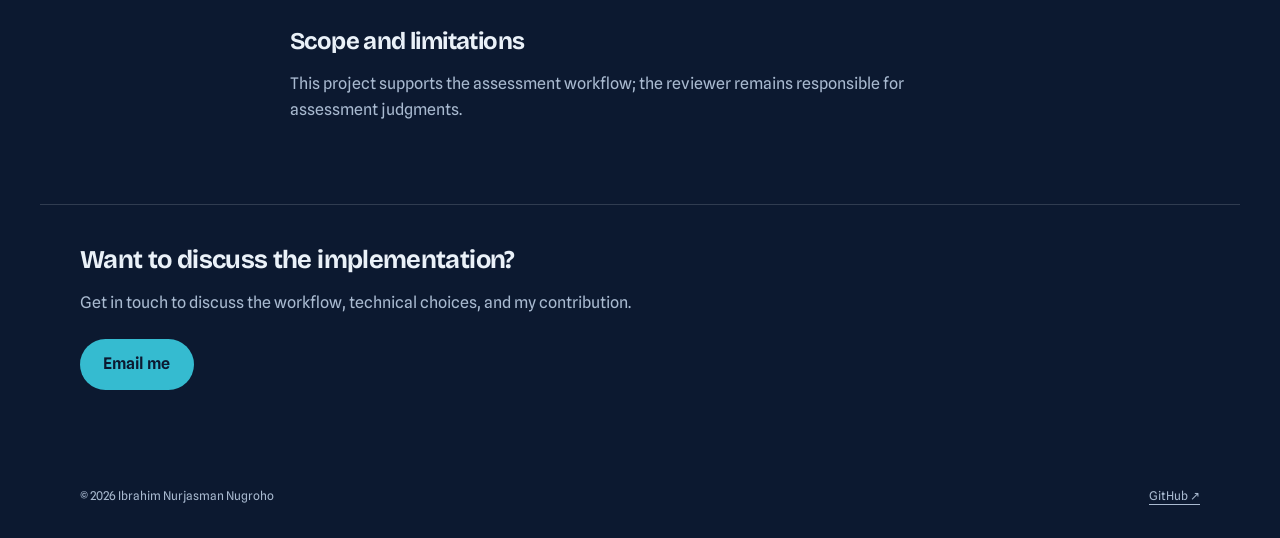
<file: projects/espip.html>
<!doctype html>
<html lang="en">
<head>
<meta charset="utf-8">
<meta name="viewport" content="width=device-width, initial-scale=1">
<title>e-SPIP Assistant | Ibrahim Nurjasman Nugroho</title>
<meta name="description" content="An automation workflow for repeated steps in internal control assessments.">
<meta name="theme-color" content="#0C1930">
<meta property="og:type" content="website">
<meta property="og:title" content="e-SPIP Assistant | Ibrahim Nurjasman Nugroho">
<meta property="og:description" content="An automation workflow for repeated steps in internal control assessments.">
<meta property="og:image" content="https://ibrahimnmch2017-boop.github.io/assets/og-image.png">
<meta property="og:url" content="https://ibrahimnmch2017-boop.github.io/projects/espip.html">
<meta name="twitter:card" content="summary_large_image">
<link rel="icon" href="../assets/favicon.svg" type="image/svg+xml">
<link rel="preconnect" href="https://fonts.googleapis.com">
<link rel="preconnect" href="https://fonts.gstatic.com" crossorigin>
<link href="https://fonts.googleapis.com/css2?family=Bricolage+Grotesque:opsz,wght@12..96,400..800&family=Spline+Sans:wght@400;500;600;700&display=swap" rel="stylesheet">
<link rel="stylesheet" href="../assets/portfolio.css">
<script src="../assets/portfolio.js" defer>
</script>
</head>
<body id="top">
<a class="skip-link" href="#main">
<span data-locale="en" lang="en">Skip to content</span>
<span data-locale="id" lang="id">Langsung ke konten</span>
</a>
<header class="site-header">
<div class="header-inner">
<a class="brand" href="../index.html">
<b>Ibrahim Nurjasman Nugroho</b>
<span>
<span data-locale="en" lang="en">Web developer · Jakarta</span>
<span data-locale="id" lang="id">Web developer · Jakarta</span>
</span>
</a>
<nav aria-label="Portfolio">
<a href="../index.html#work">
<span data-locale="en" lang="en">Projects</span>
<span data-locale="id" lang="id">Proyek</span>
</a>
<a href="../index.html#demos">
<span data-locale="en" lang="en">Website demos</span>
<span data-locale="id" lang="id">Demo website</span>
</a>
<a href="../index.html#about">
<span data-locale="en" lang="en">About</span>
<span data-locale="id" lang="id">Tentang</span>
</a>
</nav>
<div class="language-switch" role="group" aria-label="Language / Bahasa">
<button type="button" data-set-lang="en" aria-pressed="true">EN</button>
<button type="button" data-set-lang="id" aria-pressed="false">ID</button>
</div>
</div>
</header>
<main id="main">
<section class="case-hero wrap">
<a class="text-link back-link" href="../index.html#work">← <span data-locale="en" lang="en">All projects</span>
<span data-locale="id" lang="id">Semua proyek</span>
</a>
<p class="eyebrow">
<span data-locale="en" lang="en">Browser automation</span>
<span data-locale="id" lang="id">Otomasi browser</span> · 2025–2026</p>
<h1>e-SPIP Assistant</h1>
<p class="case-summary">
<span data-locale="en" lang="en">An automation workflow for repeated steps in internal control assessments.</span>
<span data-locale="id" lang="id">Alur otomasi untuk langkah berulang dalam penilaian pengendalian intern.</span>
</p>
<ul class="tags" aria-label="Technologies">
<li>Node.js</li>
<li>Playwright</li>
</ul>
<p class="role">
<span data-locale="en" lang="en">My role: Developer · Independent project</span>
<span data-locale="id" lang="id">Peran saya: Developer · Proyek mandiri</span>
</p>
</section>
<section class="wrap case-media">
<a class="case-figure" href="../assets/projects/espip-workbench.png" target="_blank" rel="noopener">
<img src="../assets/projects/espip-workbench.png" alt="e-SPIP Assistant workbench (synthetic data)">
</a>
<p class="caption">
<span data-locale="en" lang="en">Reconstruction of the app UI with synthetic sample data.</span>
<span data-locale="id" lang="id">Rekonstruksi antarmuka aplikasi dengan data contoh sintetis.</span> · <a class="text-link" href="../assets/projects/espip-workbench.png" target="_blank" rel="noopener">
<span data-locale="en" lang="en">Open full size</span>
<span data-locale="id" lang="id">Buka ukuran penuh</span>
</a>
</p>
</section>
<section class="wrap case-layout">
<div class="case-copy">
<section>
<h2>
<span data-locale="en" lang="en">The problem</span>
<span data-locale="id" lang="id">Masalah</span>
</h2>
<p>
<span data-locale="en" lang="en">Multi-step assessment workflows require repeated browser navigation, which takes attention away from the substantive review.</span>
<span data-locale="id" lang="id">Alur penilaian bertahap membutuhkan navigasi browser berulang, sehingga menyita perhatian dari reviu substantif.</span>
</p>
</section>
<section>
<h2>
<span data-locale="en" lang="en">What I built</span>
<span data-locale="id" lang="id">Yang saya bangun</span>
</h2>
<p>
<span data-locale="en" lang="en">I built a browser automation workflow with Node.js and Playwright. Multiple selector strategies support navigation within an existing browser session.</span>
<span data-locale="id" lang="id">Saya membangun alur otomasi browser dengan Node.js dan Playwright. Beberapa strategi selector mendukung navigasi dalam sesi browser yang sudah ada.</span>
</p>
<ul class="feature-list">
<li>
<span data-locale="en" lang="en">Multi-step browser navigation</span>
<span data-locale="id" lang="id">Navigasi browser bertahap</span>
</li>
<li>
<span data-locale="en" lang="en">Multiple DOM selector strategies</span>
<span data-locale="id" lang="id">Beberapa strategi selector DOM</span>
</li>
<li>
<span data-locale="en" lang="en">Local execution within the existing browser session</span>
<span data-locale="id" lang="id">Eksekusi lokal dalam sesi browser yang sudah ada</span>
</li>
</ul>
</section>
<section>
<h2>
<span data-locale="en" lang="en">Scope and limitations</span>
<span data-locale="id" lang="id">Lingkup dan batasan</span>
</h2>
<p>
<span data-locale="en" lang="en">This project supports the assessment workflow; the reviewer remains responsible for assessment judgments.</span>
<span data-locale="id" lang="id">Proyek ini mendukung alur penilaian; pertimbangan penilaian tetap menjadi tanggung jawab pereviu.</span>
</p>
</section>
</div>
</section>
<section class="wrap case-closing">
<h2>
<span data-locale="en" lang="en">Want to discuss the implementation?</span>
<span data-locale="id" lang="id">Ingin membahas implementasinya?</span>
</h2>
<p>
<span data-locale="en" lang="en">Get in touch to discuss the workflow, technical choices, and my contribution.</span>
<span data-locale="id" lang="id">Hubungi saya untuk membahas alur kerja, pilihan teknis, dan kontribusi saya.</span>
</p>
<a class="btn btn-primary" href="mailto:ibrahimnmch2017@gmail.com">
<span data-locale="en" lang="en">Email me</span>
<span data-locale="id" lang="id">Kirim email</span>
</a>
</section>
</main>
<footer class="wrap footer">
<span>© 2026 Ibrahim Nurjasman Nugroho</span>
<a href="https://github.com/ibrahimnmch2017-boop" target="_blank" rel="noopener">GitHub ↗</a>
</footer>
</body>
</html>
</file>
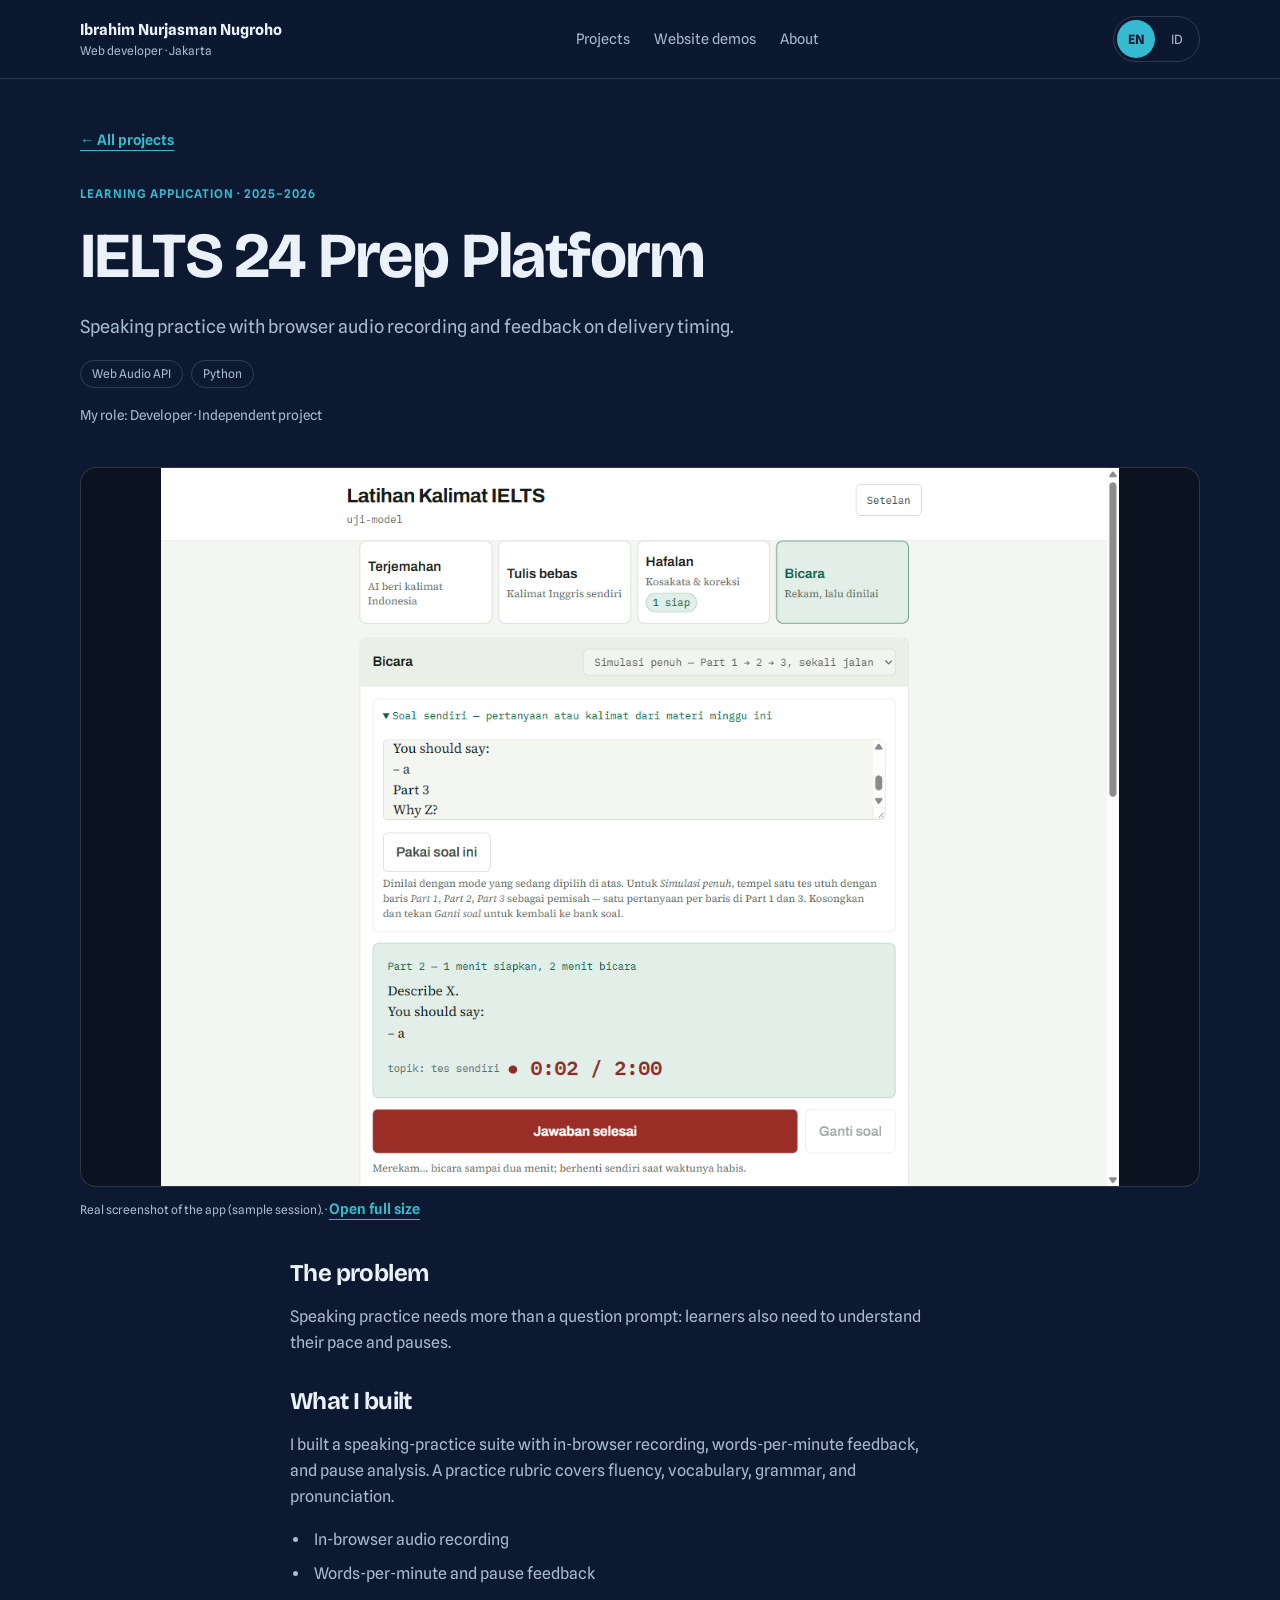
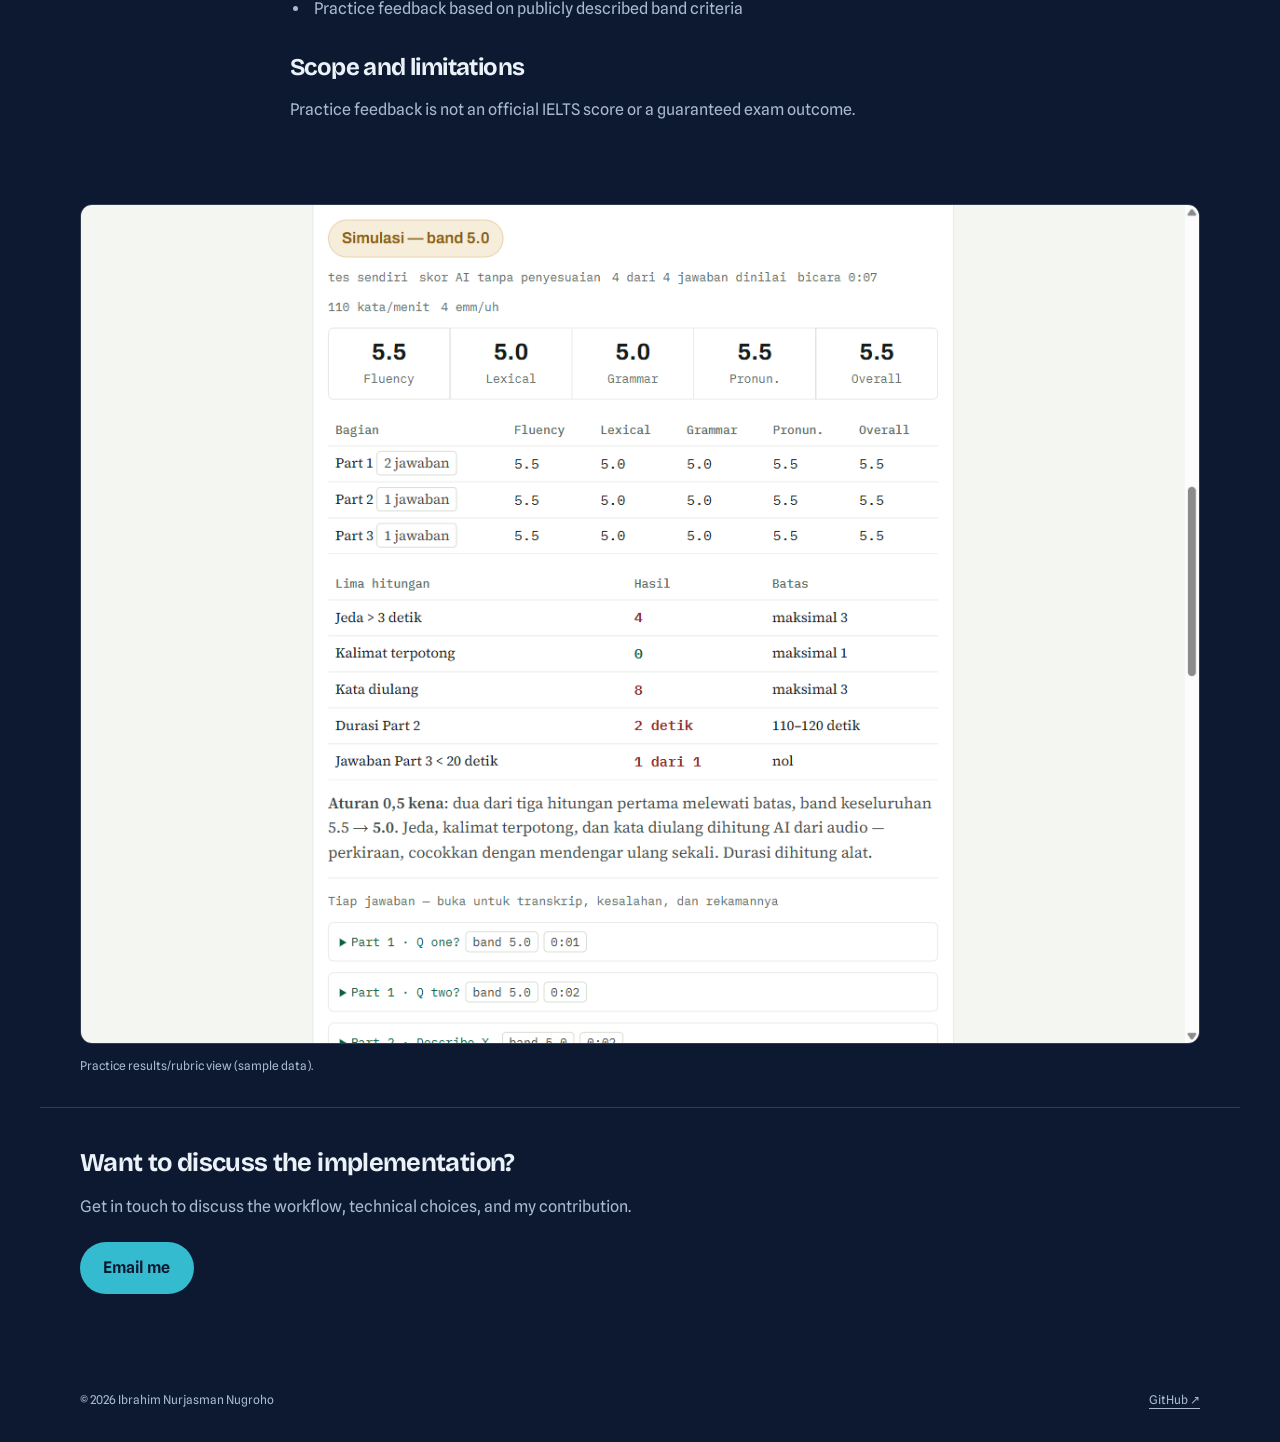
<file: projects/ielts.html>
<!doctype html>
<html lang="en">
<head>
<meta charset="utf-8">
<meta name="viewport" content="width=device-width, initial-scale=1">
<title>IELTS 24 Prep Platform | Ibrahim Nurjasman Nugroho</title>
<meta name="description" content="Speaking practice with browser audio recording and feedback on delivery timing.">
<meta name="theme-color" content="#0C1930">
<meta property="og:type" content="website">
<meta property="og:title" content="IELTS 24 Prep Platform | Ibrahim Nurjasman Nugroho">
<meta property="og:description" content="Speaking practice with browser audio recording and feedback on delivery timing.">
<meta property="og:image" content="https://ibrahimnmch2017-boop.github.io/assets/og-image.png">
<meta property="og:url" content="https://ibrahimnmch2017-boop.github.io/projects/ielts.html">
<meta name="twitter:card" content="summary_large_image">
<link rel="icon" href="../assets/favicon.svg" type="image/svg+xml">
<link rel="preconnect" href="https://fonts.googleapis.com">
<link rel="preconnect" href="https://fonts.gstatic.com" crossorigin>
<link href="https://fonts.googleapis.com/css2?family=Bricolage+Grotesque:opsz,wght@12..96,400..800&family=Spline+Sans:wght@400;500;600;700&display=swap" rel="stylesheet">
<link rel="stylesheet" href="../assets/portfolio.css">
<script src="../assets/portfolio.js" defer>
</script>
</head>
<body id="top">
<a class="skip-link" href="#main">
<span data-locale="en" lang="en">Skip to content</span>
<span data-locale="id" lang="id">Langsung ke konten</span>
</a>
<header class="site-header">
<div class="header-inner">
<a class="brand" href="../index.html">
<b>Ibrahim Nurjasman Nugroho</b>
<span>
<span data-locale="en" lang="en">Web developer · Jakarta</span>
<span data-locale="id" lang="id">Web developer · Jakarta</span>
</span>
</a>
<nav aria-label="Portfolio">
<a href="../index.html#work">
<span data-locale="en" lang="en">Projects</span>
<span data-locale="id" lang="id">Proyek</span>
</a>
<a href="../index.html#demos">
<span data-locale="en" lang="en">Website demos</span>
<span data-locale="id" lang="id">Demo website</span>
</a>
<a href="../index.html#about">
<span data-locale="en" lang="en">About</span>
<span data-locale="id" lang="id">Tentang</span>
</a>
</nav>
<div class="language-switch" role="group" aria-label="Language / Bahasa">
<button type="button" data-set-lang="en" aria-pressed="true">EN</button>
<button type="button" data-set-lang="id" aria-pressed="false">ID</button>
</div>
</div>
</header>
<main id="main">
<section class="case-hero wrap">
<a class="text-link back-link" href="../index.html#work">← <span data-locale="en" lang="en">All projects</span>
<span data-locale="id" lang="id">Semua proyek</span>
</a>
<p class="eyebrow">
<span data-locale="en" lang="en">Learning application</span>
<span data-locale="id" lang="id">Aplikasi belajar</span> · 2025–2026</p>
<h1>IELTS 24 Prep Platform</h1>
<p class="case-summary">
<span data-locale="en" lang="en">Speaking practice with browser audio recording and feedback on delivery timing.</span>
<span data-locale="id" lang="id">Latihan speaking dengan perekaman audio di browser dan umpan balik tempo berbicara.</span>
</p>
<ul class="tags" aria-label="Technologies">
<li>Web Audio API</li>
<li>Python</li>
</ul>
<p class="role">
<span data-locale="en" lang="en">My role: Developer · Independent project</span>
<span data-locale="id" lang="id">Peran saya: Developer · Proyek mandiri</span>
</p>
</section>
<section class="wrap case-media">
<a class="case-figure" href="../assets/projects/ielts-speaking.png" target="_blank" rel="noopener">
<img src="../assets/projects/ielts-speaking.png" alt="IELTS 24 speaking-practice screen (sample session)">
</a>
<p class="caption">
<span data-locale="en" lang="en">Real screenshot of the app (sample session).</span>
<span data-locale="id" lang="id">Tangkapan layar asli aplikasi (sesi contoh).</span> · <a class="text-link" href="../assets/projects/ielts-speaking.png" target="_blank" rel="noopener">
<span data-locale="en" lang="en">Open full size</span>
<span data-locale="id" lang="id">Buka ukuran penuh</span>
</a>
</p>
</section>
<section class="wrap case-layout">
<div class="case-copy">
<section>
<h2>
<span data-locale="en" lang="en">The problem</span>
<span data-locale="id" lang="id">Masalah</span>
</h2>
<p>
<span data-locale="en" lang="en">Speaking practice needs more than a question prompt: learners also need to understand their pace and pauses.</span>
<span data-locale="id" lang="id">Latihan speaking membutuhkan lebih dari pertanyaan: peserta juga perlu memahami tempo dan jeda bicara.</span>
</p>
</section>
<section>
<h2>
<span data-locale="en" lang="en">What I built</span>
<span data-locale="id" lang="id">Yang saya bangun</span>
</h2>
<p>
<span data-locale="en" lang="en">I built a speaking-practice suite with in-browser recording, words-per-minute feedback, and pause analysis. A practice rubric covers fluency, vocabulary, grammar, and pronunciation.</span>
<span data-locale="id" lang="id">Saya membangun aplikasi latihan speaking dengan perekaman di browser, umpan balik kata per menit, dan analisis jeda. Rubrik latihan mencakup kelancaran, kosakata, tata bahasa, dan pelafalan.</span>
</p>
<ul class="feature-list">
<li>
<span data-locale="en" lang="en">In-browser audio recording</span>
<span data-locale="id" lang="id">Perekaman audio di browser</span>
</li>
<li>
<span data-locale="en" lang="en">Words-per-minute and pause feedback</span>
<span data-locale="id" lang="id">Umpan balik kata per menit dan jeda</span>
</li>
<li>
<span data-locale="en" lang="en">Practice feedback based on publicly described band criteria</span>
<span data-locale="id" lang="id">Umpan balik latihan berdasarkan kriteria band yang dipublikasikan</span>
</li>
</ul>
</section>
<section>
<h2>
<span data-locale="en" lang="en">Scope and limitations</span>
<span data-locale="id" lang="id">Lingkup dan batasan</span>
</h2>
<p>
<span data-locale="en" lang="en">Practice feedback is not an official IELTS score or a guaranteed exam outcome.</span>
<span data-locale="id" lang="id">Umpan balik latihan bukan skor IELTS resmi atau jaminan hasil ujian.</span>
</p>
</section>
</div>
</section>
<section class="wrap case-support">
<div>
<a class="case-figure" href="../assets/projects/ielts-verdict.png" target="_blank" rel="noopener">
<img src="../assets/projects/ielts-verdict.png" alt="IELTS 24 practice results and rubric view (sample data)" loading="lazy">
</a>
<p class="caption">
<span data-locale="en" lang="en">Practice results/rubric view (sample data).</span>
<span data-locale="id" lang="id">Tampilan hasil/rubrik latihan (data contoh).</span>
</p>
</div>
</section>
<section class="wrap case-closing">
<h2>
<span data-locale="en" lang="en">Want to discuss the implementation?</span>
<span data-locale="id" lang="id">Ingin membahas implementasinya?</span>
</h2>
<p>
<span data-locale="en" lang="en">Get in touch to discuss the workflow, technical choices, and my contribution.</span>
<span data-locale="id" lang="id">Hubungi saya untuk membahas alur kerja, pilihan teknis, dan kontribusi saya.</span>
</p>
<a class="btn btn-primary" href="mailto:ibrahimnmch2017@gmail.com">
<span data-locale="en" lang="en">Email me</span>
<span data-locale="id" lang="id">Kirim email</span>
</a>
</section>
</main>
<footer class="wrap footer">
<span>© 2026 Ibrahim Nurjasman Nugroho</span>
<a href="https://github.com/ibrahimnmch2017-boop" target="_blank" rel="noopener">GitHub ↗</a>
</footer>
</body>
</html>
</file>
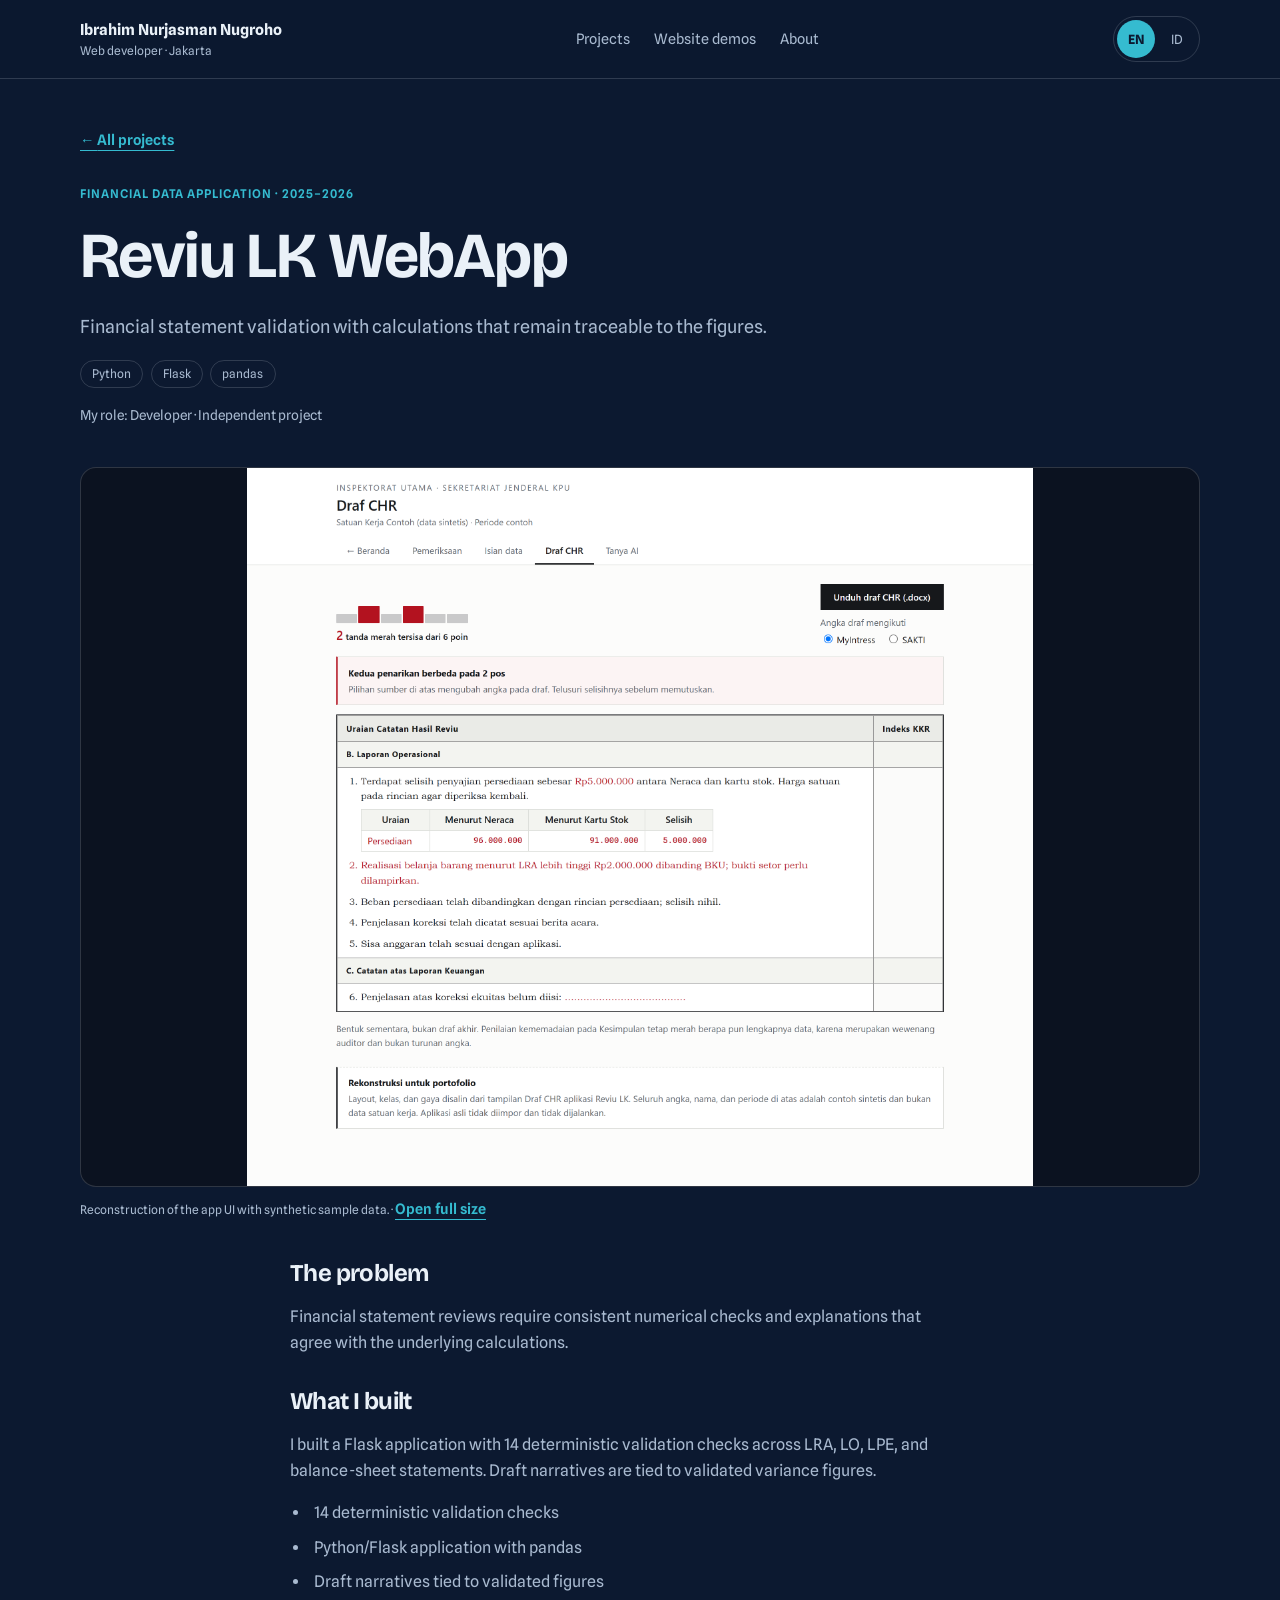
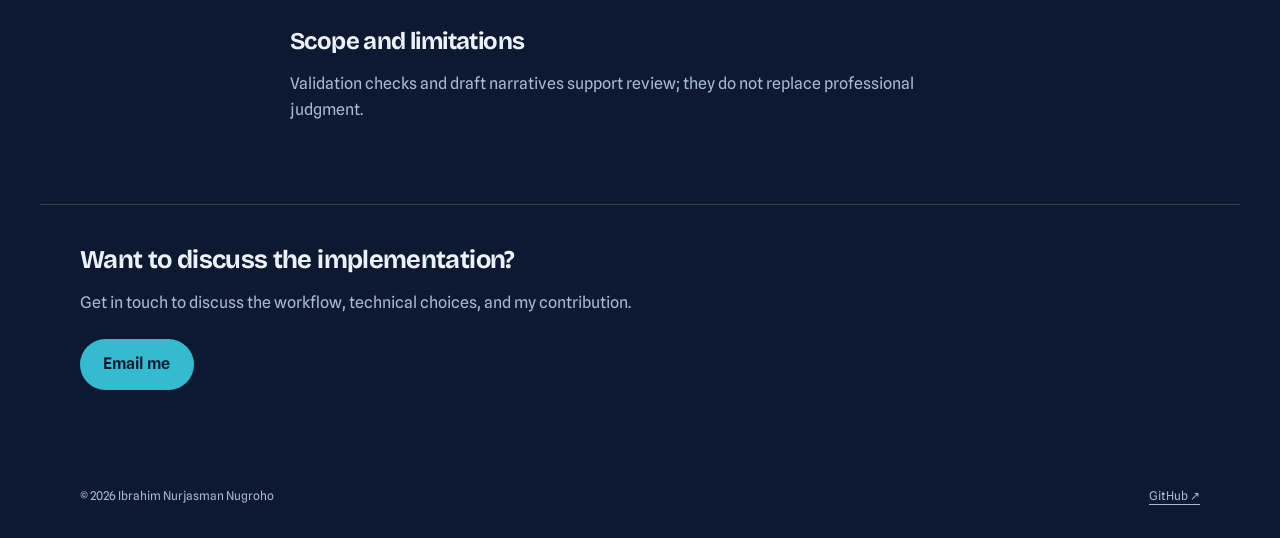
<file: projects/reviu-lk.html>
<!doctype html>
<html lang="en">
<head>
<meta charset="utf-8">
<meta name="viewport" content="width=device-width, initial-scale=1">
<title>Reviu LK WebApp | Ibrahim Nurjasman Nugroho</title>
<meta name="description" content="Financial statement validation with calculations that remain traceable to the figures.">
<meta name="theme-color" content="#0C1930">
<meta property="og:type" content="website">
<meta property="og:title" content="Reviu LK WebApp | Ibrahim Nurjasman Nugroho">
<meta property="og:description" content="Financial statement validation with calculations that remain traceable to the figures.">
<meta property="og:image" content="https://ibrahimnmch2017-boop.github.io/assets/og-image.png">
<meta property="og:url" content="https://ibrahimnmch2017-boop.github.io/projects/reviu-lk.html">
<meta name="twitter:card" content="summary_large_image">
<link rel="icon" href="../assets/favicon.svg" type="image/svg+xml">
<link rel="preconnect" href="https://fonts.googleapis.com">
<link rel="preconnect" href="https://fonts.gstatic.com" crossorigin>
<link href="https://fonts.googleapis.com/css2?family=Bricolage+Grotesque:opsz,wght@12..96,400..800&family=Spline+Sans:wght@400;500;600;700&display=swap" rel="stylesheet">
<link rel="stylesheet" href="../assets/portfolio.css">
<script src="../assets/portfolio.js" defer>
</script>
</head>
<body id="top">
<a class="skip-link" href="#main">
<span data-locale="en" lang="en">Skip to content</span>
<span data-locale="id" lang="id">Langsung ke konten</span>
</a>
<header class="site-header">
<div class="header-inner">
<a class="brand" href="../index.html">
<b>Ibrahim Nurjasman Nugroho</b>
<span>
<span data-locale="en" lang="en">Web developer · Jakarta</span>
<span data-locale="id" lang="id">Web developer · Jakarta</span>
</span>
</a>
<nav aria-label="Portfolio">
<a href="../index.html#work">
<span data-locale="en" lang="en">Projects</span>
<span data-locale="id" lang="id">Proyek</span>
</a>
<a href="../index.html#demos">
<span data-locale="en" lang="en">Website demos</span>
<span data-locale="id" lang="id">Demo website</span>
</a>
<a href="../index.html#about">
<span data-locale="en" lang="en">About</span>
<span data-locale="id" lang="id">Tentang</span>
</a>
</nav>
<div class="language-switch" role="group" aria-label="Language / Bahasa">
<button type="button" data-set-lang="en" aria-pressed="true">EN</button>
<button type="button" data-set-lang="id" aria-pressed="false">ID</button>
</div>
</div>
</header>
<main id="main">
<section class="case-hero wrap">
<a class="text-link back-link" href="../index.html#work">← <span data-locale="en" lang="en">All projects</span>
<span data-locale="id" lang="id">Semua proyek</span>
</a>
<p class="eyebrow">
<span data-locale="en" lang="en">Financial data application</span>
<span data-locale="id" lang="id">Aplikasi data keuangan</span> · 2025–2026</p>
<h1>Reviu LK WebApp</h1>
<p class="case-summary">
<span data-locale="en" lang="en">Financial statement validation with calculations that remain traceable to the figures.</span>
<span data-locale="id" lang="id">Validasi laporan keuangan dengan perhitungan yang dapat ditelusuri ke angka sumber.</span>
</p>
<ul class="tags" aria-label="Technologies">
<li>Python</li>
<li>Flask</li>
<li>pandas</li>
</ul>
<p class="role">
<span data-locale="en" lang="en">My role: Developer · Independent project</span>
<span data-locale="id" lang="id">Peran saya: Developer · Proyek mandiri</span>
</p>
</section>
<section class="wrap case-media">
<a class="case-figure" href="../assets/projects/reviu-ui.png" target="_blank" rel="noopener">
<img src="../assets/projects/reviu-ui.png" alt="Reviu LK Draf CHR view (synthetic data)">
</a>
<p class="caption">
<span data-locale="en" lang="en">Reconstruction of the app UI with synthetic sample data.</span>
<span data-locale="id" lang="id">Rekonstruksi antarmuka aplikasi dengan data contoh sintetis.</span> · <a class="text-link" href="../assets/projects/reviu-ui.png" target="_blank" rel="noopener">
<span data-locale="en" lang="en">Open full size</span>
<span data-locale="id" lang="id">Buka ukuran penuh</span>
</a>
</p>
</section>
<section class="wrap case-layout">
<div class="case-copy">
<section>
<h2>
<span data-locale="en" lang="en">The problem</span>
<span data-locale="id" lang="id">Masalah</span>
</h2>
<p>
<span data-locale="en" lang="en">Financial statement reviews require consistent numerical checks and explanations that agree with the underlying calculations.</span>
<span data-locale="id" lang="id">Reviu laporan keuangan membutuhkan pemeriksaan angka yang konsisten dan penjelasan yang sesuai dengan perhitungan.</span>
</p>
</section>
<section>
<h2>
<span data-locale="en" lang="en">What I built</span>
<span data-locale="id" lang="id">Yang saya bangun</span>
</h2>
<p>
<span data-locale="en" lang="en">I built a Flask application with 14 deterministic validation checks across LRA, LO, LPE, and balance-sheet statements. Draft narratives are tied to validated variance figures.</span>
<span data-locale="id" lang="id">Saya membangun aplikasi Flask dengan 14 pemeriksaan validasi deterministik pada LRA, LO, LPE, dan Neraca. Draf narasi terhubung dengan angka selisih yang sudah divalidasi.</span>
</p>
<ul class="feature-list">
<li>
<span data-locale="en" lang="en">14 deterministic validation checks</span>
<span data-locale="id" lang="id">14 pemeriksaan validasi deterministik</span>
</li>
<li>
<span data-locale="en" lang="en">Python/Flask application with pandas</span>
<span data-locale="id" lang="id">Aplikasi Python/Flask dengan pandas</span>
</li>
<li>
<span data-locale="en" lang="en">Draft narratives tied to validated figures</span>
<span data-locale="id" lang="id">Draf narasi terhubung dengan angka yang divalidasi</span>
</li>
</ul>
</section>
<section>
<h2>
<span data-locale="en" lang="en">Scope and limitations</span>
<span data-locale="id" lang="id">Lingkup dan batasan</span>
</h2>
<p>
<span data-locale="en" lang="en">Validation checks and draft narratives support review; they do not replace professional judgment.</span>
<span data-locale="id" lang="id">Pemeriksaan validasi dan draf narasi mendukung reviu; keduanya tidak menggantikan pertimbangan profesional.</span>
</p>
</section>
</div>
</section>
<section class="wrap case-closing">
<h2>
<span data-locale="en" lang="en">Want to discuss the implementation?</span>
<span data-locale="id" lang="id">Ingin membahas implementasinya?</span>
</h2>
<p>
<span data-locale="en" lang="en">Get in touch to discuss the workflow, technical choices, and my contribution.</span>
<span data-locale="id" lang="id">Hubungi saya untuk membahas alur kerja, pilihan teknis, dan kontribusi saya.</span>
</p>
<a class="btn btn-primary" href="mailto:ibrahimnmch2017@gmail.com">
<span data-locale="en" lang="en">Email me</span>
<span data-locale="id" lang="id">Kirim email</span>
</a>
</section>
</main>
<footer class="wrap footer">
<span>© 2026 Ibrahim Nurjasman Nugroho</span>
<a href="https://github.com/ibrahimnmch2017-boop" target="_blank" rel="noopener">GitHub ↗</a>
</footer>
</body>
</html>
</file>
<file: assets/portfolio.css>
:root{--bg:#0c1930;--panel:#101f3a;--card:#13243f;--ink:#eaf1f8;--muted:#a9bad0;--line:rgba(234,241,248,.16);--teal:#35bbd0;--display:"Bricolage Grotesque","Segoe UI",sans-serif;--body:"Spline Sans","Segoe UI",sans-serif;--pad:clamp(1.25rem,5vw,2.5rem)}

*{box-sizing:border-box}
html{scroll-behavior:smooth;scroll-padding-top:110px}
body{margin:0;background:var(--bg);color:var(--ink);font:1rem/1.65 var(--body)}
a{color:inherit}
button{font:inherit}
h1,h2,h3,p,figure,ul,ol,dl,dd{margin:0}
img{display:block;max-width:100%;height:auto}
h1,h2,h3{font-family:var(--display);letter-spacing:-.025em;line-height:1.14}
h1{font-size:clamp(2.65rem,5vw,4.5rem)}
h2{font-size:clamp(1.8rem,3.2vw,2.65rem)}
h3{font-size:1.5rem}
p{color:var(--muted)}
:focus-visible{outline:3px solid var(--teal);outline-offset:5px;border-radius:3px}
[data-locale]{display:none}
html[lang=en] [data-locale=en],html[lang=id] [data-locale=id]{display:inline}
.wrap{max-width:1200px;margin:auto;padding-inline:var(--pad)}
.section{padding-block:clamp(3.5rem,7vw,6rem)}
.skip-link{position:fixed;z-index:100;top:8px;left:8px;transform:translateY(-180%);background:var(--teal);color:var(--bg);padding:.7rem 1rem}
.skip-link:focus{transform:none}
.site-header{position:sticky;top:0;z-index:50;background:rgba(12,25,48,.97);border-bottom:1px solid var(--line)}
.header-inner{max-width:1200px;padding:1rem var(--pad);margin:auto;display:flex;align-items:center;justify-content:space-between;gap:1.25rem}
.brand{text-decoration:none;min-width:0;line-height:1.4}
.brand b{display:block;font-size:.95rem}
.brand>span{display:block;color:var(--muted);font-size:.75rem;margin-top:.15rem}
.header-inner nav{display:flex;gap:1.5rem;font-size:.9rem}
.header-inner nav a{text-decoration:none;color:var(--muted)}
.header-inner nav a:hover{color:var(--ink)}
.language-switch{display:flex;gap:.15rem;border:1px solid var(--line);padding:.2rem;border-radius:999px;flex-shrink:0}
.language-switch button{border:0;background:transparent;color:var(--muted);font-size:.8rem;min-width:38px;min-height:38px;border-radius:50%;cursor:pointer}
.language-switch button[aria-pressed=true]{background:var(--teal);color:var(--bg);font-weight:700}
.hero{display:grid;grid-template-columns:1.2fr 1fr;gap:clamp(2rem,5vw,4rem);align-items:center;padding-block:clamp(3.5rem,7vw,6rem)}
.eyebrow{color:var(--teal);font-size:.75rem;font-weight:600;letter-spacing:.08em;text-transform:uppercase;margin-bottom:1rem}
.hero h1{max-width:15ch}
.hero h1 em{font-style:normal;color:var(--teal)}
.hero-intro{max-width:48ch;margin-top:1.5rem;font-size:1.125rem}
.actions{display:flex;flex-wrap:wrap;gap:.8rem;margin-top:1.8rem}
.btn{display:inline-flex;align-items:center;justify-content:center;padding:.85rem 1.4rem;border:1px solid transparent;border-radius:999px;text-decoration:none;font-weight:600;line-height:1.4;min-height:48px;text-align:center}
.btn-primary{background:var(--teal);color:var(--bg)}
.btn-primary:hover{background:#6ad7e6}
.btn-secondary{border-color:var(--line);color:var(--ink)}
.btn-secondary:hover{border-color:var(--teal)}
.availability{margin-top:1.3rem;font-size:.9rem;display:flex;gap:.6rem;align-items:center}
.availability>span[aria-hidden]{width:7px;height:7px;background:var(--teal);border-radius:50%;flex-shrink:0}
.hero-feature{background:var(--panel);padding:1.15rem;border:1px solid var(--line);border-radius:20px;transform:rotate(1deg)}
.feature-label{font-size:.75rem;color:var(--muted);margin-bottom:.9rem}
.feature-footer{display:flex;justify-content:space-between;gap:.8rem;align-items:center;margin-top:1rem;font-size:.9rem;flex-wrap:wrap}
.caption{font-size:.75rem;line-height:1.6;margin-top:.65rem}
.text-link{color:var(--teal);text-underline-offset:5px;font-size:.9rem;font-weight:600}
.section-heading{max-width:65ch;margin-bottom:2rem}
.section-heading p:not(.eyebrow){margin-top:1rem}
.work-grid{display:grid;grid-template-columns:repeat(2,minmax(0,1fr));gap:1.5rem}
.work-card{background:var(--panel);border:1px solid var(--line);border-radius:18px;overflow:hidden;display:flex;flex-direction:column}
.work-copy{padding:1.8rem}
.work-copy .eyebrow{margin-bottom:.65rem}
.work-copy h3 a{text-decoration:none}
.work-copy h3 a:hover{color:var(--teal)}
.work-copy>p:not(.eyebrow){margin-top:.8rem}
.work-copy>.text-link{display:inline-block;margin-top:1.2rem}
.tags{display:flex;flex-wrap:wrap;gap:.45rem;list-style:none;padding:0;margin-top:1.15rem}
.tags li{border:1px solid var(--line);border-radius:999px;padding:.2rem .7rem;font-size:.75rem;color:var(--muted)}
.work-card>.illustration{margin:0 1.8rem 1.8rem;margin-top:auto;min-height:250px}
.section-note{font-size:.8rem;max-width:84ch;margin-top:1.3rem}
.illustration{background:#f4f7fb;color:#163047;border-radius:12px;padding:1.3rem;min-width:0;border:1px solid #d5e0e9}
.preview-top{display:flex;align-items:center;justify-content:space-between;gap:.7rem;margin-bottom:1.1rem;font-size:.85rem;flex-wrap:wrap}
.preview-top>span{font-size:.7rem;color:#4d657a}
.prompt{color:#314d62;font-size:1rem;max-width:30ch}
.wave{display:flex;align-items:center;justify-content:center;height:64px;gap:5px;margin-block:1rem}
.wave i{display:block;width:7px;max-width:5%;height:var(--h);background:#087c90;border-radius:4px}
.sample-stats{display:grid;grid-template-columns:repeat(3,minmax(0,1fr));gap:.6rem;border-top:1px solid #ccd9e3;padding-top:.8rem}
.sample-stats strong{font:700 1.45rem var(--display);display:block}
.sample-stats small{display:block;font-size:.65rem;color:#4d657a}
.flow{list-style:none;padding:0;display:grid;gap:.55rem}
.flow li{display:flex;align-items:center;gap:.8rem;border:1px solid #ccd9e3;background:white;border-radius:8px;padding:.55rem .8rem;font-size:.8rem}
.flow li>span{color:#087083;font-size:.7rem}
.sample-ledger>div{display:flex;justify-content:space-between;border-bottom:1px solid #ccd9e3;padding:.65rem 0;font-size:.85rem}
.sample-ledger dd{font-variant-numeric:tabular-nums;font-weight:600}
.equation{color:#175a49;background:#e0f0e9;border:1px solid #bfdfd1;border-radius:8px;margin-top:1rem;padding:.55rem;font-weight:600;text-align:center}
.sample-note{color:#4d657a;font-size:.7rem;margin-top:.6rem}
.sample-chat{padding:1rem;background:#e4ece8;border-radius:8px;filter:blur(5px);user-select:none}
.sample-chat>div{font-size:.75rem}
.sample-chat p{color:#29443b;padding:.55rem;background:white;border-radius:8px;font-size:.85rem;margin-top:.65rem}
.demo-section{background:#0a1528;border-block:1px solid var(--line)}
.demo-grid{display:grid;grid-template-columns:repeat(3,minmax(0,1fr));gap:1.5rem}
.demo-card{border:1px solid var(--line);border-radius:14px;overflow:hidden;background:var(--panel)}
.demo-card>a{text-decoration:none;display:block;height:100%}
.demo-card img{aspect-ratio:16/10;object-fit:cover;object-position:top;transition:transform .2s}
.demo-card>a:hover img{transform:scale(1.02)}
.demo-copy{padding:1.1rem 1.2rem}
.demo-copy small{color:var(--muted);font-size:.75rem}
.demo-copy h3{font-size:1.25rem;margin-top:.35rem;margin-bottom:.75rem}
.about{display:grid;grid-template-columns:1.1fr 1fr;gap:3rem}
.about p:not(.eyebrow){margin-top:1.1rem}
.about-panel{align-self:center;background:var(--panel);border:1px solid var(--line);padding:1.75rem;border-radius:16px}
.about-panel h3{font-size:1.25rem}
.education{font-size:.8rem;white-space:pre-line;padding-top:1rem;border-top:1px solid var(--line)}
.contact{background:var(--panel);border-top:1px solid var(--line)}
.contact h2{max-width:26ch}
.contact .wrap>p:not(.eyebrow){max-width:60ch;margin-top:1rem}
.email{color:var(--muted);font-size:.85rem;display:inline-block;margin-top:1.1rem;overflow-wrap:anywhere}
.footer{display:flex;justify-content:space-between;gap:1rem;flex-wrap:wrap;padding-block:2rem;font-size:.75rem;color:var(--muted)}
.footer a{color:var(--muted);text-underline-offset:4px}
.case-hero{padding-top:3rem;padding-bottom:2.5rem}
.back-link{display:inline-block;margin-bottom:2rem}
.case-hero h1{font-size:clamp(2.4rem,5vw,4rem);max-width:20ch}
.case-summary{font-size:1.125rem;max-width:65ch;margin-top:1.2rem}
.role{font-size:.85rem;margin-top:1rem}
.case-layout{display:grid;grid-template-columns:1.15fr 1fr;gap:3rem;padding-bottom:3rem}
.case-copy section{margin-bottom:2rem}
.case-copy h2{font-size:1.5rem;margin-bottom:1rem}
.case-copy p{max-width:65ch}
.feature-list{padding-left:1.25rem;color:var(--muted);margin-top:1rem}
.feature-list li{padding-left:.25rem;margin-block:.5rem}
.case-preview{align-self:start;position:sticky;top:120px;min-width:0}
.case-preview .illustration{padding:1.8rem;min-height:300px}
.case-closing{padding-block:2.5rem 4rem;border-top:1px solid var(--line)}
.case-closing h2{font-size:1.6rem}
.case-closing p{margin-block:1rem 1.4rem;max-width:60ch}

@media(max-width:1000px){.header-inner nav{gap:.9rem;font-size:.8rem}
.hero{gap:2rem}
.hero h1{font-size:3.2rem}
.hero-feature{transform:none}
.demo-grid{grid-template-columns:repeat(2,minmax(0,1fr))}
}

@media(max-width:760px){.header-inner nav{display:none}
.hero,.about,.case-layout{grid-template-columns:1fr}
.hero{padding-top:3rem}
.hero h1{font-size:clamp(2.65rem,8vw,3.5rem);max-width:20ch}
.hero-feature{max-width:540px}
.work-grid{grid-template-columns:1fr}
.about,.case-layout{gap:2rem}
.case-preview{position:static}
.case-copy{order:1}
.case-preview{order:0}
.header-inner{gap:.75rem}
.case-hero{padding-top:2rem}
}

@media(max-width:480px){.demo-grid{grid-template-columns:1fr}
.brand b{font-size:.85rem}
.brand>span{font-size:.65rem}
.language-switch button{min-width:34px;min-height:34px}
.actions{flex-direction:column;align-items:stretch}
.work-copy{padding:1.35rem}
.work-card>.illustration{margin:0 1.35rem 1.35rem}
.case-preview .illustration{padding:1.2rem}
.hero-intro,.case-summary{font-size:1rem}
.hero-feature{padding:.85rem}
.illustration{padding:1rem}
.feature-footer{font-size:.8rem}
.about-panel{padding:1.35rem}
.contact .actions{max-width:350px}
.case-hero h1{overflow-wrap:anywhere}
.sample-stats strong{font-size:1.2rem}
}

@media(prefers-reduced-motion:reduce){html{scroll-behavior:auto}
*,*::before,*::after{transition:none!important}
}


.work-card > .illustration { margin-bottom:0.5rem; }
.card-caption { margin:0 1.8rem 1.3rem; font-size:0.75rem; }
@media(max-width:480px) { .card-caption { margin-inline:1.35rem; } }

/* ---- real UI previews (screenshots or labelled reconstructions) ---- */
.ui-preview{position:relative;margin:0;background:#0b1220;border:1px solid var(--line);border-radius:12px;overflow:hidden}
.ui-preview .ui-shot{width:100%;height:auto;display:block}
.ui-badge{position:absolute;top:.6rem;left:.6rem;z-index:2;display:inline-flex;gap:.3rem;align-items:center;background:rgba(12,25,48,.86);color:var(--ink);border:1px solid var(--line);border-radius:999px;padding:.22rem .62rem;font-size:.68rem;font-weight:600;letter-spacing:.02em;line-height:1.4}
.ui-badge--shot{color:#8ff0ff;border-color:rgba(53,187,208,.5)}
/* card: preview first, natural ratio (no crop) */
.work-card .ui-preview{border:0;border-bottom:1px solid var(--line);border-radius:18px 18px 0 0;margin:0}
.work-card--popup .ui-preview{aspect-ratio:4/3;display:flex;align-items:center;justify-content:center}
.work-card--popup .ui-preview .ui-shot{width:auto;max-width:100%;height:100%;object-fit:contain}
/* case study: large primary near the top, then support */
.case-media{padding-bottom:2.5rem}
.case-media .case-figure{margin:0}
.case-media .case-figure img{width:100%;max-height:720px;object-fit:contain;background:#0b1220;border:1px solid var(--line);border-radius:16px}
.case-media .case-figure--narrow img{width:auto;max-width:100%;margin-inline:auto}
.case-support{display:grid;grid-template-columns:repeat(auto-fit,minmax(280px,1fr));gap:1.5rem;align-items:start;padding-bottom:2rem}
.case-figure{display:block;margin:0 0 .75rem;text-decoration:none}
.case-support .case-figure img{width:100%;height:auto;border:1px solid var(--line);border-radius:12px}
.case-layout{display:block;max-width:78ch}
</file>
